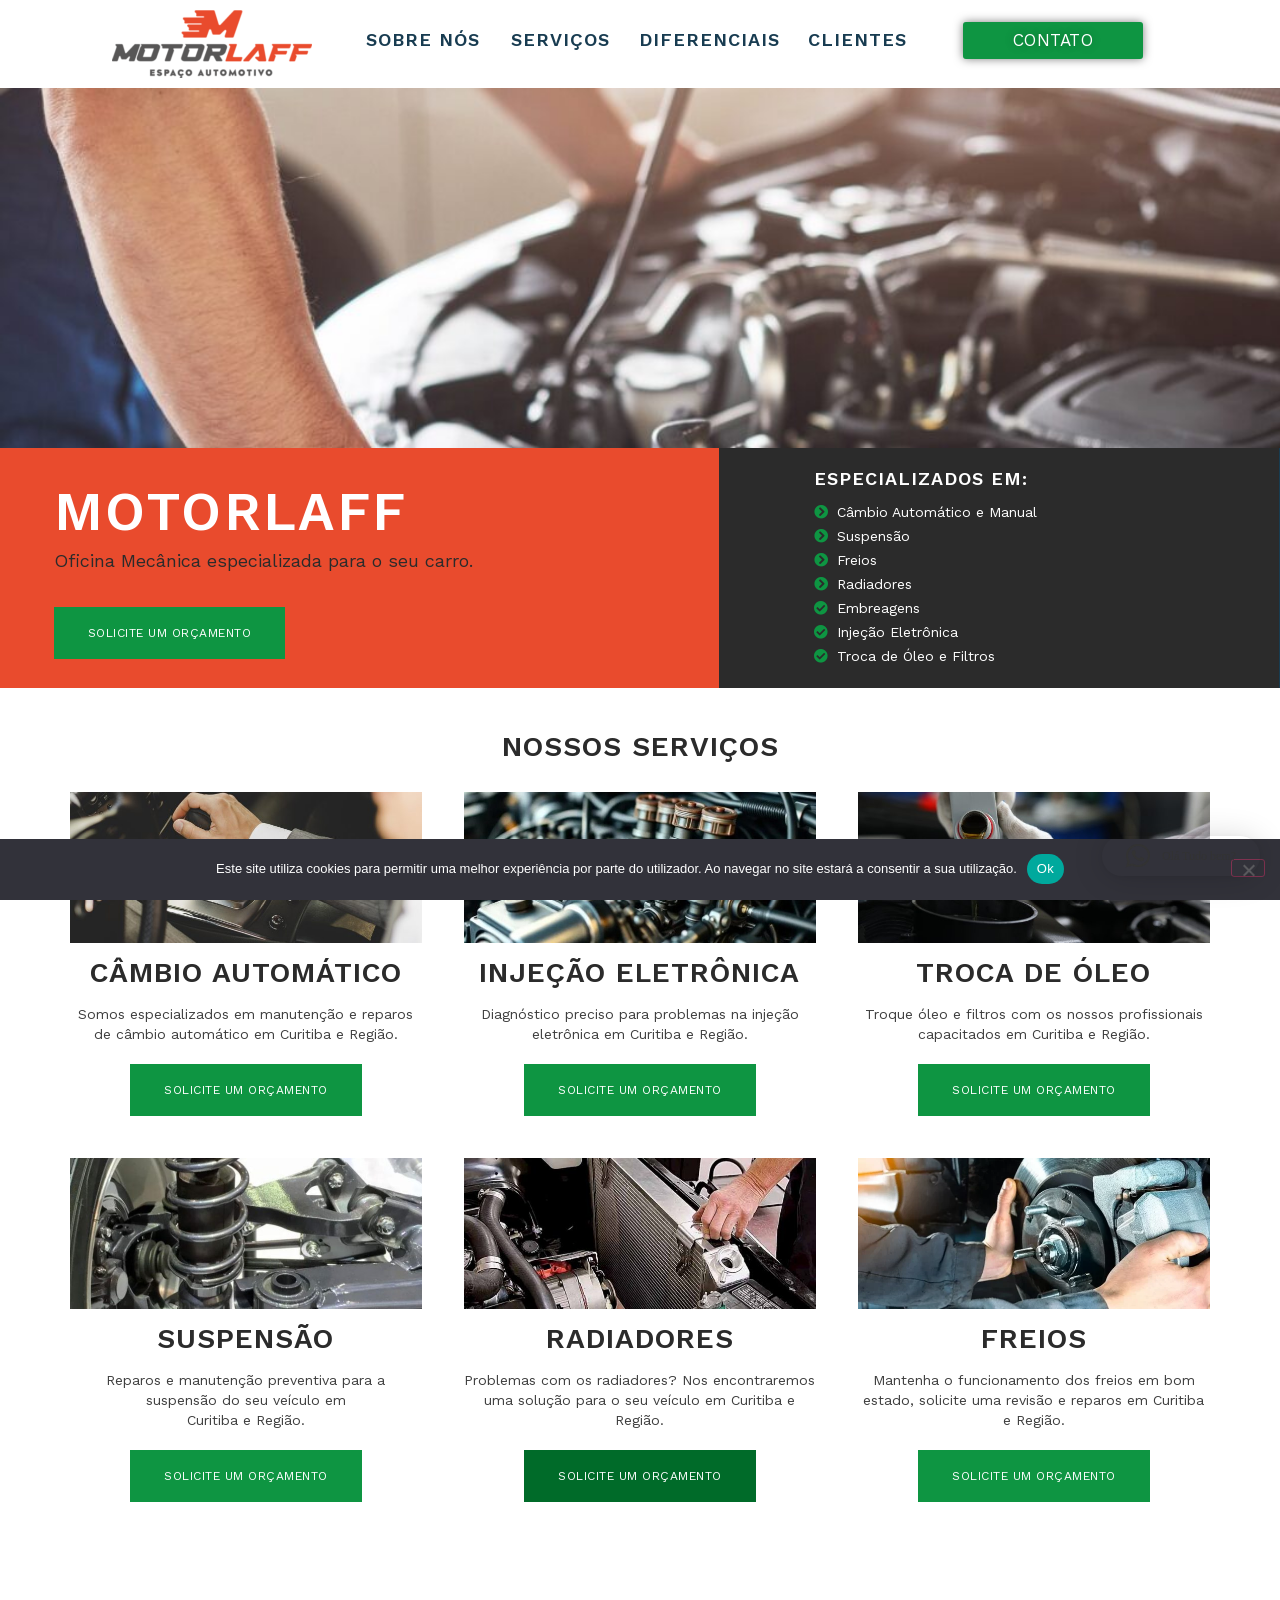
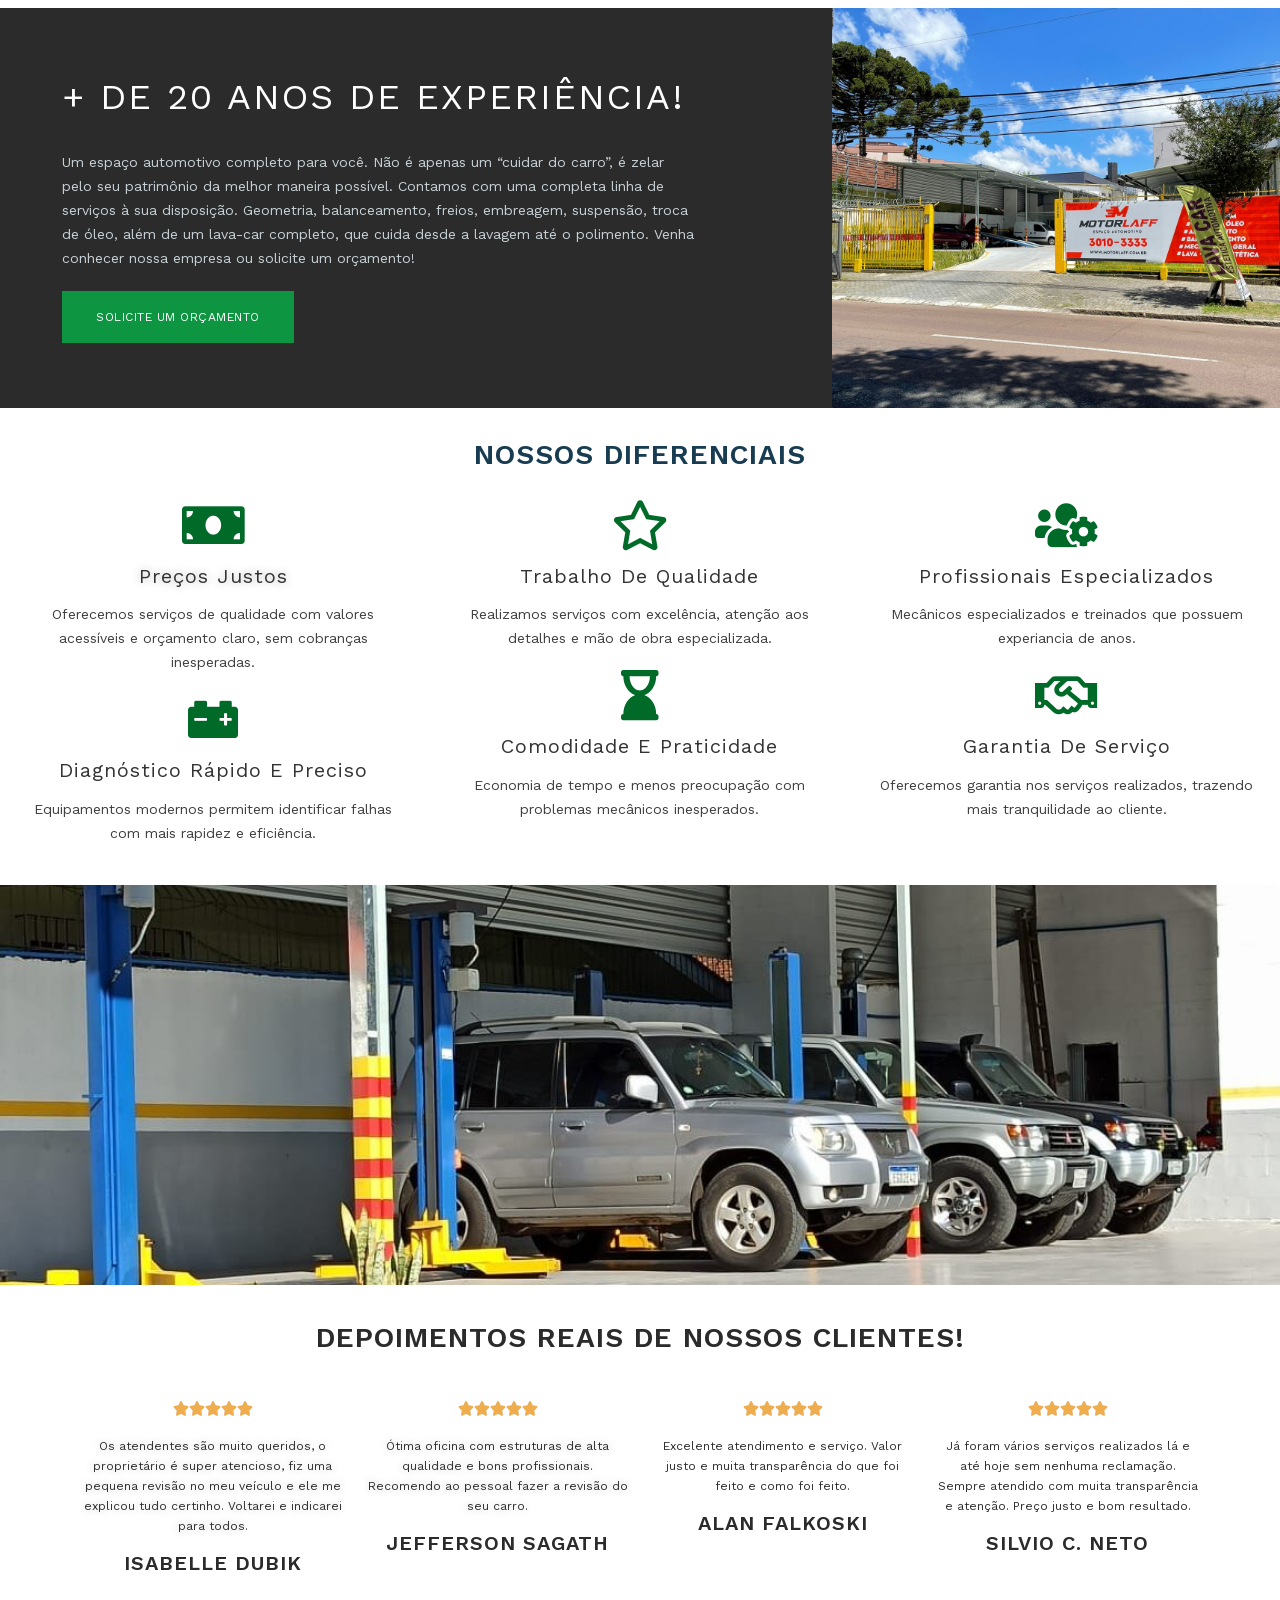
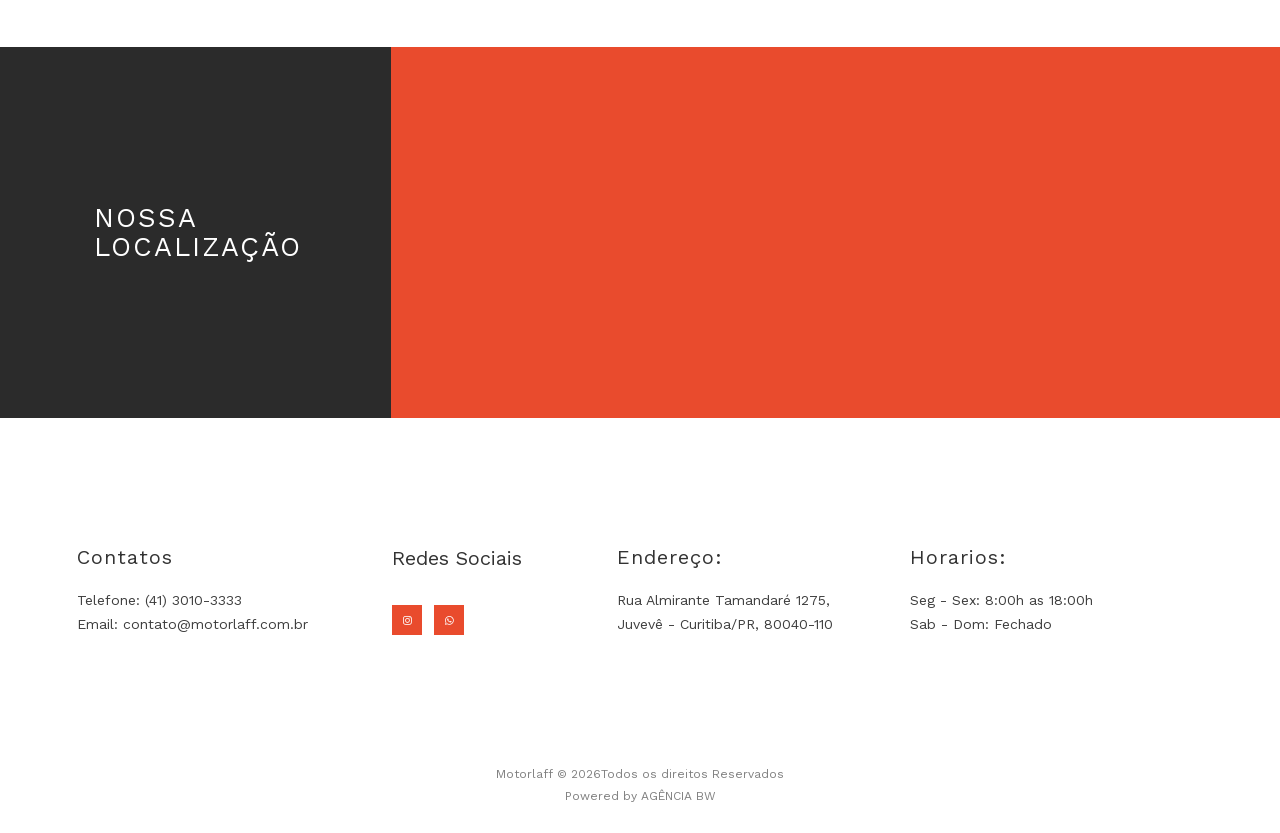
<file: motorlaff.com.br/index.html>
<!DOCTYPE html>
<html lang="pt-PT"><head><script data-offline-runtime="1">(function(){
var D = {"entries": [{"b": "[base64]/[base64]", "t": "application/json"}, {"b": "[base64]/[base64]", "t": "application/json"}, {"b": "e30K", "t": "application/json"}, {"b": "[base64]", "t": "application/json"}], "keys": {"https://www.googleadservices.com/pagead/conversion/10994873677/?random=1779910711440&cv=11&fst=1779910711440&fmt=7&bg=ffffff&guid=ON&async=1&en=conversion&gtm=45be65q0h1v897444572za200zb893918415zd893918415xec&gcd=13l3l3l3l1l1&dma=0&tag_exp=0~115938466~115938468~116701382~118128922~118694324~119034491&u_w=1920&u_h=1080&url=https%3A%2F%2Fwww.motorlaff.com.br%2F&rcb=5&_ng=1&label=AtNiCOyVmIkYEM3q4foo&capi=1&gtm_ee=1&frm=0&tiba=Home%20-%20Motorlaff%20-%20Espa%C3%A7o%20Automotivo&did=dZTNiMT&gdid=dZTNiMT&hn=www.googleadservices.com&npa=0&pscdl=noapi&auid=1175402760.1779910711&uaa=x86&uab=64&uafvl=Chromium%3B148.0.7778.96%7CHeadlessChrome%3B148.0.7778.96%7CNot%252FA)Brand%3B99.0.0.0&uamb=0&uam=&uap=macOS&uapv=10_15_7&uaw=0&ec_mode=a&gcl_ctr=1~0~0~0&data=event%3Dconversion&category=acrcp_v1_512&em=tv.1": 0, "https://www.googleadservices.com/pagead/conversion/10994873677/": 0, "https://www.googleadservices.com/pagead/conversion/10994873677/?random=1779910711444&cv=11&fst=1779910711444&fmt=7&bg=ffffff&guid=ON&async=1&en=conversion&gtm=45be65q0h1v897444572za200zb893918415zd893918415xec&gcd=13l3l3l3l1l1&dma=0&tag_exp=0~115938466~115938468~116701382~118128922~118694324~119034491&u_w=1920&u_h=1080&url=https%3A%2F%2Fwww.motorlaff.com.br%2F&rcb=5&_ng=1&label=LYecCL7hrYMYEM3q4foo&capi=1&gtm_ee=1&frm=0&tiba=Home%20-%20Motorlaff%20-%20Espa%C3%A7o%20Automotivo&did=dZTNiMT&gdid=dZTNiMT&hn=www.googleadservices.com&npa=0&pscdl=noapi&auid=1175402760.1779910711&uaa=x86&uab=64&uafvl=Chromium%3B148.0.7778.96%7CHeadlessChrome%3B148.0.7778.96%7CNot%252FA)Brand%3B99.0.0.0&uamb=0&uam=&uap=macOS&uapv=10_15_7&uaw=0&ec_mode=a&gcl_ctr=2~0~0~0&data=event%3Dconversion&category=acrcp_v1_512&em=tv.1": 1, "https://maps.googleapis.com/maps/api/mapsjs/gen_204?csp_test=true": 2, "https://maps.googleapis.com/maps/api/mapsjs/gen_204": 2, "https://www.google.com/maps/vt?pb=!1m4!1m3!1i14!2i5948!3i9388!1m4!1m3!1i14!2i5948!3i9389!1m4!1m3!1i14!2i5949!3i9388!1m4!1m3!1i14!2i5949!3i9389!1m4!1m3!1i14!2i5950!3i9388!1m4!1m3!1i14!2i5950!3i9389!1m4!1m3!1i14!2i5951!3i9388!1m4!1m3!1i14!2i5951!3i9389!1m4!1m3!1i14!2i5952!3i9388!1m4!1m3!1i14!2i5952!3i9389!2m3!1e0!2sm!3i780545144!2m3!1e2!2sspotlit!5i1!3m13!2sen-US!3sUS!5e289!12m5!1e68!2m2!1sset!2sRoadmap!4e2!12m3!1e37!2m1!1ssmartmaps!4e3!12m2!5b1!6b1!27m15!299174093m14!14m13!1m9!1m2!1y10726699349192573587!2y12112583425930781956!2s%2Fg%2F11s9w6j__c!4m2!1x4040750850!2x3802419456!8b1!15sgcid%3Acompound_building!2b0!6b0!8b0&key=AIzaSyCmL18misQw9KdwqGaw3zHkitj8vG6QF2Y&token=58089": 3, "https://www.google.com/maps/vt": 3}};
var E = D.entries, K = D.keys;
function entry(u){
  if (!u) return null;
  if (K[u] != null) return E[K[u]];
  try {
    var x = new URL(u, location.href);
    if (K[x.href] != null) return E[K[x.href]];
    var op = x.origin + x.pathname;
    if (K[op] != null) return E[K[op]];
  } catch(e){}
  return null;
}
function bytes(e){
  var s = atob(e.b), a = new Uint8Array(s.length);
  for (var i=0;i<s.length;i++) a[i] = s.charCodeAt(i);
  return a;
}
window.__offlineDataUri = function(u){
  var e = entry(u);
  return e ? ('data:' + e.t + ';base64,' + e.b) : null;
};
var _fetch = window.fetch;
if (_fetch) window.fetch = function(input, init){
  try {
    var u = (typeof input === 'string') ? input : (input && input.url);
    var e = entry(u);
    if (e) return Promise.resolve(new Response(bytes(e),
      { status:200, headers:{'Content-Type': e.t} }));
  } catch(err){}
  return _fetch.apply(this, arguments);
};
var _open = XMLHttpRequest.prototype.open;
XMLHttpRequest.prototype.open = function(m, u){
  try { this.__offUrl = u; } catch(e){}
  return _open.apply(this, arguments);
};
var _send = XMLHttpRequest.prototype.send;
XMLHttpRequest.prototype.send = function(){
  var e = entry(this.__offUrl);
  if (!e) return _send.apply(this, arguments);
  var self = this, txt = atob(e.b);
  setTimeout(function(){
    try {
      Object.defineProperty(self,'readyState',{value:4,configurable:true});
      Object.defineProperty(self,'status',{value:200,configurable:true});
      Object.defineProperty(self,'responseText',{value:txt,configurable:true});
      Object.defineProperty(self,'response',{value:txt,configurable:true});
    } catch(err){}
    if (typeof self.onreadystatechange === 'function') self.onreadystatechange();
    if (typeof self.onload === 'function') self.onload();
  }, 0);
};
})();</script><script data-offline-resolve="1">(function(){
var ASSET_MAP = {"https://www.motorlaff.com.br/": "assets/d4eb82d8b633089d_file.html", "https://fonts.googleapis.com/css?family=Alfa+Slab+One:100,100italic,200,200italic,300,300italic,400,400italic,500,500italic,600,600italic,700,700italic,800,800italic,900,900italic&display=auto": "assets/34889eee05eaa6fd_css.css", "https://fonts.googleapis.com/css?family=Work+Sans:100,100italic,200,200italic,300,300italic,400,400italic,500,500italic,600,600italic,700,700italic,800,800italic,900,900italic&display=auto": "assets/4ba370a0a7f7e9e1_css.css", "https://www.motorlaff.com.br/wp-content/plugins/elementor/assets/css/widget-google_maps.min.css?ver=3.35.8": "assets/dd9c588958cd66ea_widget-google_maps.min.css", "https://www.motorlaff.com.br/wp-content/plugins/elementor/assets/css/widget-heading.min.css?ver=3.35.8": "assets/f68e889145cb0e47_widget-heading.min.css", "https://www.motorlaff.com.br/wp-content/plugins/elementor/assets/css/widget-image.min.css?ver=3.35.8": "assets/fb8690e594b2f9b8_widget-image.min.css", "https://www.motorlaff.com.br/wp-content/plugins/elementor/assets/lib/animations/styles/fadeInLeft.min.css?ver=3.35.8": "assets/26b6a7dd6f4bc210_fadeInLeft.min.css", "https://www.motorlaff.com.br/wp-content/themes/hello-elementor/assets/css/reset.css?ver=3.4.6": "assets/2f01a854a759c0a6_reset.css", "https://www.motorlaff.com.br/wp-content/plugins/cookie-notice/css/front.min.css?ver=3.1.0": "assets/63b48438278c5dfb_front.min.css", "https://www.motorlaff.com.br/wp-content/themes/hello-elementor/assets/css/theme.css?ver=3.4.6": "assets/9a7cfe03ec763818_theme.css", "https://www.motorlaff.com.br/wp-content/uploads/elementor/css/post-704.css?ver=1779888767": "assets/fdc1bfa62ec430a8_post-704.css", "https://www.motorlaff.com.br/wp-content/themes/hello-elementor/assets/css/header-footer.css?ver=3.4.6": "assets/5052c28c33de9956_header-footer.css", "https://www.motorlaff.com.br/wp-content/plugins/elementor/assets/css/frontend.min.css?ver=3.35.8": "assets/0a5d398672e25dc7_frontend.min.css", "https://www.motorlaff.com.br/wp-content/plugins/elementor/assets/css/widget-image-box.min.css?ver=3.35.8": "assets/7738ac41dae333c2_widget-image-box.min.css", "https://www.motorlaff.com.br/wp-content/plugins/elementor/assets/lib/animations/styles/fadeInUp.min.css?ver=3.35.8": "assets/7263363f11b6184f_fadeInUp.min.css", "https://www.motorlaff.com.br/wp-content/plugins/elementor/assets/lib/animations/styles/slideInRight.min.css?ver=3.35.8": "assets/377461349f66b2cc_slideInRight.min.css", "https://www.motorlaff.com.br/wp-content/plugins/elementor/assets/css/widget-rating.min.css?ver=3.35.8": "assets/7a5b1a79cda4893d_widget-rating.min.css", "https://www.motorlaff.com.br/wp-content/plugins/elementor/assets/css/conditionals/apple-webkit.min.css?ver=3.35.8": "assets/cf502b45ef8bcae3_apple-webkit.min.css", "https://www.motorlaff.com.br/wp-content/plugins/elementor/assets/lib/eicons/css/elementor-icons.min.css?ver=5.47.0": "assets/71ef4851bd7779a1_elementor-icons.min.css", "https://www.motorlaff.com.br/wp-content/plugins/elementor/assets/css/widget-icon-list.min.css?ver=3.35.8": "assets/1b34d4c7324321e3_widget-icon-list.min.css", "https://www.motorlaff.com.br/wp-content/uploads/elementor/css/post-723.css?ver=1779888768": "assets/ce40e985e4b7432c_post-723.css", "https://www.motorlaff.com.br/wp-content/plugins/elementor/assets/lib/font-awesome/css/solid.min.css?ver=5.15.3": "assets/37bab6cd583982e8_solid.min.css", "https://www.motorlaff.com.br/wp-content/plugins/elementor/assets/css/widget-menu-anchor.min.css?ver=3.35.8": "assets/fe20e3afdcbbdc9c_widget-menu-anchor.min.css", "https://www.motorlaff.com.br/wp-content/plugins/elementor/assets/lib/animations/styles/fadeInRight.min.css?ver=3.35.8": "assets/80a88126612557f5_fadeInRight.min.css", "https://www.motorlaff.com.br/wp-content/plugins/elementor/assets/css/widget-testimonial.min.css?ver=3.35.8": "assets/b48c1aef29e9f58b_widget-testimonial.min.css", "https://www.motorlaff.com.br/wp-content/plugins/elementor/assets/css/conditionals/e-swiper.min.css?ver=3.35.8": "assets/196f351ce1a78030_e-swiper.min.css", "https://www.motorlaff.com.br/wp-content/plugins/elementor/assets/css/widget-spacer.min.css?ver=3.35.8": "assets/808a659eb4e85607_widget-spacer.min.css", "https://www.motorlaff.com.br/wp-content/plugins/elementor/assets/css/widget-icon-box.min.css?ver=3.35.8": "assets/398e2425ac154b75_widget-icon-box.min.css", "https://www.motorlaff.com.br/wp-content/uploads/elementor/css/post-728.css?ver=1779888768": "assets/e3614921cd70726d_post-728.css", "https://www.motorlaff.com.br/wp-content/plugins/elementor/assets/css/widget-social-icons.min.css?ver=3.35.8": "assets/91079644ee1e7614_widget-social-icons.min.css", "https://www.motorlaff.com.br/wp-content/plugins/master-slider/public/assets/css/masterslider.main.css?ver=3.11.0": "assets/e676146b17d887b7_masterslider.main.css", "https://www.motorlaff.com.br/wp-content/plugins/elementor/assets/lib/swiper/v8/css/swiper.min.css?ver=8.4.5": "assets/c57e64fcb72bddaf_swiper.min.css", "https://www.motorlaff.com.br/wp-content/uploads/master-slider/custom.css?ver=2.4": "assets/6edfcd43d3f37e72_custom.css", "https://www.motorlaff.com.br/wp-content/plugins/elementor/assets/lib/font-awesome/css/regular.min.css?ver=5.15.3": "assets/eea3d6ccda7f6503_regular.min.css", "https://www.motorlaff.com.br/wp-content/plugins/elementor/assets/lib/font-awesome/css/brands.min.css?ver=5.15.3": "assets/9cd63b8cea25045c_brands.min.css", "https://www.motorlaff.com.br/wp-content/uploads/2022/09/cropped-cropped-logo.png": "assets/ba1ac99c27c415f1_cropped-cropped-logo.png", "https://www.motorlaff.com.br/wp-content/themes/hello-elementor/assets/js/hello-frontend.js?ver=3.4.6": "assets/268cae8c2e7a7330_hello-frontend.js", "https://www.motorlaff.com.br/wp-content/plugins/cookie-notice/js/front.min.js?ver=3.1.0": "assets/0a65b0a2f930ac72_front.min.js", "https://www.motorlaff.com.br/wp-content/uploads/elementor/css/post-732.css?ver=1779888768": "assets/58ceb1cb1f422386_post-732.css", "https://www.motorlaff.com.br/wp-includes/js/jquery/jquery-migrate.min.js?ver=3.4.1": "assets/5274f11e6fb32ae0_jquery-migrate.min.js", "https://www.motorlaff.com.br/wp-content/plugins/wp-whatsapp-chat/build/frontend/css/style.css?ver=8.5.1": "assets/5651e549cfd1725d_style.css", "https://www.motorlaff.com.br/wp-content/plugins/elementor/assets/lib/font-awesome/css/fontawesome.min.css?ver=5.15.3": "assets/fafc4160788beca6_fontawesome.min.css", "https://www.motorlaff.com.br/wp-includes/js/jquery/jquery.min.js?ver=3.7.1": "assets/cb6f2d32c49d1c2b_jquery.min.js", "https://www.motorlaff.com.br/wp-content/plugins/elementor/assets/js/webpack.runtime.min.js?ver=3.35.8": "assets/fd9ae84b4655a6ff_webpack.runtime.min.js", "https://www.motorlaff.com.br/wp-content/plugins/elementor/assets/js/frontend-modules.min.js?ver=3.35.8": "assets/f4bdadf362076967_frontend-modules.min.js", "https://www.motorlaff.com.br/wp-content/plugins/master-slider/public/assets/js/jquery.easing.min.js?ver=3.11.0": "assets/ac3f3a757bfbfc9d_jquery.easing.min.js", "https://www.motorlaff.com.br/wp-includes/js/dist/hooks.min.js?ver=7496969728ca0f95732d": "assets/1d231f080d1df633_hooks.min.js", "https://www.motorlaff.com.br/wp-content/plugins/elementor-pro/assets/js/frontend.min.js?ver=3.33.0": "assets/2547bf9805982750_frontend.min.js", "https://www.motorlaff.com.br/wp-includes/js/jquery/ui/core.min.js?ver=1.13.3": "assets/699210a5ed06e497_core.min.js", "https://www.motorlaff.com.br/wp-content/plugins/elementor/assets/js/frontend.min.js?ver=3.35.8": "assets/a06367414e21ca69_frontend.min.js", "https://www.motorlaff.com.br/wp-content/plugins/elementor-pro/assets/js/elements-handlers.min.js?ver=3.33.0": "assets/04eabf2ccdaba533_elements-handlers.min.js", "https://www.motorlaff.com.br/wp-includes/js/dist/i18n.min.js?ver=781d11515ad3d91786ec": "assets/46668f561bd01aaa_i18n.min.js", "https://www.motorlaff.com.br/wp-content/plugins/elementor-pro/assets/js/webpack-pro.runtime.min.js?ver=3.33.0": "assets/3d97fe472e68c09d_webpack-pro.runtime.min.js", "https://www.motorlaff.com.br/wp-content/plugins/wp-whatsapp-chat/build/frontend/js/index.js?ver=ea43fa8c291c7fc3abc0": "assets/e69028203ca3d80f_index.js", "https://www.motorlaff.com.br/wp-content/plugins/master-slider/public/assets/js/masterslider.min.js?ver=3.11.0": "assets/a58b3d19fe20aff5_masterslider.min.js", "https://www.motorlaff.com.br/wp-content/uploads/2026/02/Oficina-mecanica-em-curitiba.jpg": "assets/cabb45fdb215817c_Oficina-mecanica-em-curitiba.jpg", "https://www.motorlaff.com.br/wp-content/plugins/elementor/assets/lib/swiper/v8/swiper.min.js?ver=8.4.5": "assets/2ac3af00c283c0b2_swiper.min.js", "https://fonts.gstatic.com/s/worksans/v24/QGYsz_wNahGAdqQ43Rh_fKDptfpA4Q.woff2": "assets/72cd8f67849cc714_QGYsz_wNahGAdqQ43Rh_fKDptfpA4Q.woff2", "https://www.motorlaff.com.br/wp-content/uploads/2026/02/WhatsApp-Image-2023-04-12-at-10.45.42-1.jpeg": "assets/3a2400421e23c048_WhatsApp-Image-2023-04-12-at-1.jpeg", "https://www.motorlaff.com.br/wp-content/uploads/elementor/thumbs/radiador-carro-rix1qpj420pu85ksmjb8lk0novskk6y5qtais8lx2w.jpg": "assets/b00115d759a6baac_radiador-carro-rix1qpj420pu85k.jpg", "https://www.motorlaff.com.br/wp-content/uploads/elementor/thumbs/elevated-view-businessman-driving-car-moving-transmission-shift-gear-scaled-1-riwy7tbhf70av9wdloodzksgo98pf76oaqqqfgr92w.jpg": "assets/40778f490a68d630_elevated-view-businessman-driv.jpg", "https://www.motorlaff.com.br/wp-content/uploads/elementor/thumbs/post_thumbnail-2f5744ef61f83c2de3520f13a4bb7191-riwymq1btlf10m8rjmod1bcnv9raiddeoj8zggnge0.jpeg": "assets/b8d00e59a1ee7990_post_thumbnail-2f5744ef61f83c2.jpeg", "https://www.motorlaff.com.br/wp-content/uploads/elementor/thumbs/img-injecao-eletronica-768x403-1-rix1mlyg913tldj5k9it839afdzxzpoauivafsoq7s.jpg": "assets/6506cadbbee6b9d9_img-injecao-eletronica-768x403.jpg", "https://www.motorlaff.com.br/wp-content/uploads/elementor/thumbs/2022-11-11-trocar-as-pastilhas-de-freio-802x506-1-rix1ud4imtpzdk9na470amt6utryhtgkwwmhyz6svs.webp": "assets/4296c2d406b74cce_2022-11-11-trocar-as-pastilhas.webp", "https://www.motorlaff.com.br/wp-content/plugins/elementor/assets/lib/font-awesome/webfonts/fa-brands-400.woff2": "assets/6b2680fab784d245_fa-brands-400.woff2", "https://www.motorlaff.com.br/wp-content/plugins/elementor/assets/lib/font-awesome/webfonts/fa-regular-400.woff2": "assets/8afc6e5e842baab1_fa-regular-400.woff2", "https://www.motorlaff.com.br/wp-content/plugins/elementor/assets/lib/font-awesome/webfonts/fa-solid-900.woff2": "assets/d0b4256abed72481_fa-solid-900.woff2", "https://www.googleadservices.com/pagead/conversion/10994873677/?random=1779910711440&cv=11&fst=1779910711440&fmt=7&bg=ffffff&guid=ON&async=1&en=conversion&gtm=45be65q0h1v897444572za200zb893918415zd893918415xec&gcd=13l3l3l3l1l1&dma=0&tag_exp=0~115938466~115938468~116701382~118128922~118694324~119034491&u_w=1920&u_h=1080&url=https%3A%2F%2Fwww.motorlaff.com.br%2F&rcb=5&_ng=1&label=AtNiCOyVmIkYEM3q4foo&capi=1&gtm_ee=1&frm=0&tiba=Home%20-%20Motorlaff%20-%20Espa%C3%A7o%20Automotivo&did=dZTNiMT&gdid=dZTNiMT&hn=www.googleadservices.com&npa=0&pscdl=noapi&auid=1175402760.1779910711&uaa=x86&uab=64&uafvl=Chromium%3B148.0.7778.96%7CHeadlessChrome%3B148.0.7778.96%7CNot%252FA)Brand%3B99.0.0.0&uamb=0&uam=&uap=macOS&uapv=10_15_7&uaw=0&ec_mode=a&gcl_ctr=1~0~0~0&data=event%3Dconversion&category=acrcp_v1_512&em=tv.1": "assets/2b0b5d60abd65c61_file.json", "https://www.googleadservices.com/pagead/conversion/10994873677/?random=1779910711444&cv=11&fst=1779910711444&fmt=7&bg=ffffff&guid=ON&async=1&en=conversion&gtm=45be65q0h1v897444572za200zb893918415zd893918415xec&gcd=13l3l3l3l1l1&dma=0&tag_exp=0~115938466~115938468~116701382~118128922~118694324~119034491&u_w=1920&u_h=1080&url=https%3A%2F%2Fwww.motorlaff.com.br%2F&rcb=5&_ng=1&label=LYecCL7hrYMYEM3q4foo&capi=1&gtm_ee=1&frm=0&tiba=Home%20-%20Motorlaff%20-%20Espa%C3%A7o%20Automotivo&did=dZTNiMT&gdid=dZTNiMT&hn=www.googleadservices.com&npa=0&pscdl=noapi&auid=1175402760.1779910711&uaa=x86&uab=64&uafvl=Chromium%3B148.0.7778.96%7CHeadlessChrome%3B148.0.7778.96%7CNot%252FA)Brand%3B99.0.0.0&uamb=0&uam=&uap=macOS&uapv=10_15_7&uaw=0&ec_mode=a&gcl_ctr=2~0~0~0&data=event%3Dconversion&category=acrcp_v1_512&em=tv.1": "assets/5681a8cf9aad27c5_file.json", "https://www.google.com/maps/embed?origin=mfe&pb=!1m4!2m1!1zUnVhIEFsbWlyYW50ZSB0YW1hbmRhcsOpIDEyNzUg4oCTIEp1dmV2w6og4oCTIEN1cml0aWJhIOKAkyBQUiwgODAwNDAtMTEw!5e0!6i14": "assets/528affccd89d826a_embed.html", "https://www.google.com/pagead/1p-user-list/10994873677/?random=1779910711423&cv=11&fst=1779908400000&bg=ffffff&guid=ON&async=1&en=gtag.config&gtm=45be65q0h1v897444572za200zb893918415zd893918415xec&gcd=13l3l3l3l1l1&dma=0&tag_exp=0~115938466~115938468~116701382~118128922~118694324~119034491&u_w=1920&u_h=1080&url=https%3A%2F%2Fwww.motorlaff.com.br%2F&rcb=5&_ng=1&frm=0&tiba=Home%20-%20Motorlaff%20-%20Espa%C3%A7o%20Automotivo&did=dZTNiMT&gdid=dZTNiMT&hn=www.googleadservices.com&npa=0&pscdl=noapi&auid=1175402760.1779910711&uaa=x86&uab=64&uafvl=Chromium%3B148.0.7778.96%7CHeadlessChrome%3B148.0.7778.96%7CNot%252FA)Brand%3B99.0.0.0&uamb=0&uam=&uap=macOS&uapv=10_15_7&uaw=0&data=event%3Dgtag.config&rfmt=3&fmt=3&is_vtc=1&cid=[base64]&random=1354711317&rmt_tld=0&ipr=y": "assets/ef1955ae757c8b96_file.gif", "https://maps.gstatic.com/maps-api-v3/embed/js/65/1c/init_embed.js": "assets/1f246c057f4a2fd3_init_embed.js", "https://maps.googleapis.com/maps/api/js?key=AIzaSyCmL18misQw9KdwqGaw3zHkitj8vG6QF2Y&paint_origin=&libraries=geometry,search&v=weekly&loading=async&language=en_US&callback=onApiLoad": "assets/aca92a7b0911527a_js.js", "https://maps.googleapis.com/maps-api-v3/api/js/65/1c/geometry.js": "assets/ed03e4d908cc98c1_geometry.js", "https://maps.googleapis.com/maps-api-v3/api/js/65/1c/search.js": "assets/0b5a5914b40e518c_search.js", "https://maps.googleapis.com/maps-api-v3/api/js/65/1c/main.js": "assets/71d6d0eda2c1cc34_main.js", "https://www.motorlaff.com.br/wp-content/uploads/elementor/thumbs/Sistem_De_Suspensao-riwyiyokhg9qkrpdi06329iabsafpyg25xb2cm85a0.jpg": "assets/c26b5a3a7018fea2_Sistem_De_Suspensao-riwyiyokhg.jpg", "https://www.motorlaff.com.br/wp-content/plugins/elementor/assets/lib/eicons/fonts/eicons.woff2?5.47.0": "assets/796d113e380bfefd_eicons.woff2", "https://www.motorlaff.com.br/wp-content/plugins/elementor/assets/js/shared-frontend-handlers.03caa53373b56d3bab67.bundle.min.js": "assets/77c0a6d635dad44b_shared-frontend-handlers.03caa.js", "https://www.motorlaff.com.br/wp-content/plugins/elementor/assets/js/text-editor.45609661e409413f1cef.bundle.min.js": "assets/4543f55b0b8bc8fe_text-editor.45609661e409413f1c.js", "https://www.motorlaff.com.br/wp-content/plugins/elementor/assets/js/section-frontend-handlers.d85ab872da118940910d.bundle.min.js": "assets/55922883b5835837_section-frontend-handlers.d85a.js", "https://maps.googleapis.com/maps/api/mapsjs/gen_204?csp_test=true": "assets/ca3d163bab055381_gen_204.json", "https://maps.googleapis.com/maps-api-v3/api/js/65/1c/common.js": "assets/dc5eb7b7b790ae85_common.js", "https://maps.googleapis.com/maps-api-v3/api/js/65/1c/map.js": "assets/aeef92f66bad0730_map.js", "https://maps.googleapis.com/maps-api-v3/api/js/65/1c/util.js": "assets/38224b76dbe1beb2_util.js", "https://maps.googleapis.com/maps-api-v3/api/js/65/1c/onion.js": "assets/7ec86ac58444fa5e_onion.js", "https://maps.googleapis.com/maps-api-v3/api/js/65/1c/search_impl.js": "assets/54694c158a7f9b8f_search_impl.js", "https://maps.googleapis.com/maps-api-v3/api/js/65/1c/places.js": "assets/0078eebe10ead80d_places.js", "https://fonts.googleapis.com/css?family=Google+Sans+Text:400&text=%E2%86%90%E2%86%92%E2%86%91%E2%86%93&lang=en": "assets/eeb7e2cdafda20e5_css.css", "https://fonts.googleapis.com/css?family=Roboto:300,400,500,700|Google+Sans:400,500,700|Google+Sans+Text:400,500,700&lang=en": "assets/b2394fb72dcf1d0b_css.css", "https://www.motorlaff.com.br/wp-content/uploads/2026/02/Oficina-mecanica-matorlaff-e1770817830872.jpeg": "assets/b1a5de5dcbb25fa9_Oficina-mecanica-matorlaff-e17.jpeg", "https://maps.gstatic.com/mapfiles/openhand_8_8.cur": "assets/7342f390b12f636d_openhand_8_8.cur", "https://maps.googleapis.com/maps-api-v3/api/js/65/1c/log.js": "assets/052c19f4719964f6_log.js", "https://fonts.gstatic.com/s/roboto/v51/KFO7CnqEu92Fr1ME7kSn66aGLdTylUAMa3yUBHMdazQ.woff2": "assets/0a44e0bb6ba5c853_KFO7CnqEu92Fr1ME7kSn66aGLdTylU.woff2", "https://maps.googleapis.com/$rpc/google.internal.maps.mapsjs.v1.MapsJsInternalService/InitMapsJwt": "assets/4d093785a9ed4305_InitMapsJwt", "https://maps.googleapis.com/$rpc/google.internal.maps.mapsjs.v1.MapsJsInternalService/GetPlaceWidgetMetadata": "assets/8b0729add2be096d_GetPlaceWidgetMetadata", "https://maps.googleapis.com/$rpc/google.internal.maps.mapsjs.v1.MapsJsInternalService/GetViewportInfo": "assets/a64f52a679b789c8_GetViewportInfo", "https://maps.googleapis.com/maps-api-v3/api/js/65/1c/controls.js": "assets/35b7e538abe2f782_controls.js", "https://maps.googleapis.com/maps-api-v3/api/js/65/1c/places_impl.js": "assets/e5dc44da8489a48a_places_impl.js", "https://www.google.com/maps/vt?pb=!1m5!1m4!1i14!2i5950!3i9388!4i256!2m3!1e0!2sm!3i780545144!2m3!1e2!2sspotlit!5i1!3m13!2sen-US!3sUS!5e289!12m5!1e68!2m2!1sset!2sRoadmap!4e2!12m3!1e37!2m1!1ssmartmaps!4e0!5m1!1e3!23i47083502!27m15!299174093m14!14m13!1m9!1m2!1y10726699349192573587!2y12112583425930781956!2s%2Fg%2F11s9w6j__c!4m2!1x4040750850!2x3802419456!8b1!15sgcid%3Acompound_building!2b0!6b0!8b0&key=AIzaSyCmL18misQw9KdwqGaw3zHkitj8vG6QF2Y&token=65549": "assets/2a70d8efc119f584_vt.webp", "https://www.google.com/maps/vt?pb=!1m5!1m4!1i14!2i5952!3i9388!4i256!2m3!1e0!2sm!3i780545144!2m3!1e2!2sspotlit!5i1!3m13!2sen-US!3sUS!5e289!12m5!1e68!2m2!1sset!2sRoadmap!4e2!12m3!1e37!2m1!1ssmartmaps!4e0!5m1!1e3!23i47083502!27m15!299174093m14!14m13!1m9!1m2!1y10726699349192573587!2y12112583425930781956!2s%2Fg%2F11s9w6j__c!4m2!1x4040750850!2x3802419456!8b1!15sgcid%3Acompound_building!2b0!6b0!8b0&key=AIzaSyCmL18misQw9KdwqGaw3zHkitj8vG6QF2Y&token=2129": "assets/2d987ec4d72fc314_vt.webp", "https://www.google.com/maps/vt?pb=!1m5!1m4!1i14!2i5951!3i9389!4i256!2m3!1e0!2sm!3i780545144!2m3!1e2!2sspotlit!5i1!3m13!2sen-US!3sUS!5e289!12m5!1e68!2m2!1sset!2sRoadmap!4e2!12m3!1e37!2m1!1ssmartmaps!4e0!5m1!1e3!23i47083502!27m15!299174093m14!14m13!1m9!1m2!1y10726699349192573587!2y12112583425930781956!2s%2Fg%2F11s9w6j__c!4m2!1x4040750850!2x3802419456!8b1!15sgcid%3Acompound_building!2b0!6b0!8b0&key=AIzaSyCmL18misQw9KdwqGaw3zHkitj8vG6QF2Y&token=30565": "assets/3d56312fa81d4573_vt.webp", "https://www.google.com/maps/vt?pb=!1m5!1m4!1i14!2i5948!3i9389!4i256!2m3!1e0!2sm!3i780545144!2m3!1e2!2sspotlit!5i1!3m13!2sen-US!3sUS!5e289!12m5!1e68!2m2!1sset!2sRoadmap!4e2!12m3!1e37!2m1!1ssmartmaps!4e0!5m1!1e3!23i47083502!27m15!299174093m14!14m13!1m9!1m2!1y10726699349192573587!2y12112583425930781956!2s%2Fg%2F11s9w6j__c!4m2!1x4040750850!2x3802419456!8b1!15sgcid%3Acompound_building!2b0!6b0!8b0&key=AIzaSyCmL18misQw9KdwqGaw3zHkitj8vG6QF2Y&token=109649": "assets/95361969ad073672_vt.webp", "https://www.google.com/maps/vt?pb=!1m5!1m4!1i14!2i5952!3i9389!4i256!2m3!1e0!2sm!3i780545144!2m3!1e2!2sspotlit!5i1!3m13!2sen-US!3sUS!5e289!12m5!1e68!2m2!1sset!2sRoadmap!4e2!12m3!1e37!2m1!1ssmartmaps!4e0!5m1!1e3!23i47083502!27m15!299174093m14!14m13!1m9!1m2!1y10726699349192573587!2y12112583425930781956!2s%2Fg%2F11s9w6j__c!4m2!1x4040750850!2x3802419456!8b1!15sgcid%3Acompound_building!2b0!6b0!8b0&key=AIzaSyCmL18misQw9KdwqGaw3zHkitj8vG6QF2Y&token=129926": "assets/d13701562dda47f6_vt.webp", "https://www.google.com/maps/vt?pb=!1m5!1m4!1i14!2i5949!3i9388!4i256!2m3!1e0!2sm!3i780545144!2m3!1e2!2sspotlit!5i1!3m13!2sen-US!3sUS!5e289!12m5!1e68!2m2!1sset!2sRoadmap!4e2!12m3!1e37!2m1!1ssmartmaps!4e0!5m1!1e3!23i47083502!27m15!299174093m14!14m13!1m9!1m2!1y10726699349192573587!2y12112583425930781956!2s%2Fg%2F11s9w6j__c!4m2!1x4040750850!2x3802419456!8b1!15sgcid%3Acompound_building!2b0!6b0!8b0&key=AIzaSyCmL18misQw9KdwqGaw3zHkitj8vG6QF2Y&token=81213": "assets/b48dcbba2ef9ed2d_vt.webp", "https://www.google.com/maps/vt?pb=!1m5!1m4!1i14!2i5951!3i9388!4i256!2m3!1e0!2sm!3i780545144!2m3!1e2!2sspotlit!5i1!3m13!2sen-US!3sUS!5e289!12m5!1e68!2m2!1sset!2sRoadmap!4e2!12m3!1e37!2m1!1ssmartmaps!4e0!5m1!1e3!23i47083502!27m15!299174093m14!14m13!1m9!1m2!1y10726699349192573587!2y12112583425930781956!2s%2Fg%2F11s9w6j__c!4m2!1x4040750850!2x3802419456!8b1!15sgcid%3Acompound_building!2b0!6b0!8b0&key=AIzaSyCmL18misQw9KdwqGaw3zHkitj8vG6QF2Y&token=33839": "assets/0e10cd013ed89b3f_vt.webp", "https://www.google.com/maps/vt?pb=!1m4!1m3!1i14!2i5948!3i9388!1m4!1m3!1i14!2i5948!3i9389!1m4!1m3!1i14!2i5949!3i9388!1m4!1m3!1i14!2i5949!3i9389!1m4!1m3!1i14!2i5950!3i9388!1m4!1m3!1i14!2i5950!3i9389!1m4!1m3!1i14!2i5951!3i9388!1m4!1m3!1i14!2i5951!3i9389!1m4!1m3!1i14!2i5952!3i9388!1m4!1m3!1i14!2i5952!3i9389!2m3!1e0!2sm!3i780545144!2m3!1e2!2sspotlit!5i1!3m13!2sen-US!3sUS!5e289!12m5!1e68!2m2!1sset!2sRoadmap!4e2!12m3!1e37!2m1!1ssmartmaps!4e3!12m2!5b1!6b1!27m15!299174093m14!14m13!1m9!1m2!1y10726699349192573587!2y12112583425930781956!2s%2Fg%2F11s9w6j__c!4m2!1x4040750850!2x3802419456!8b1!15sgcid%3Acompound_building!2b0!6b0!8b0&key=AIzaSyCmL18misQw9KdwqGaw3zHkitj8vG6QF2Y&token=58089": "assets/000f3290dd208663_vt.json", "https://www.google.com/maps/vt?pb=!1m5!1m4!1i14!2i5950!3i9389!4i256!2m3!1e0!2sm!3i780545144!2m3!1e2!2sspotlit!5i1!3m13!2sen-US!3sUS!5e289!12m5!1e68!2m2!1sset!2sRoadmap!4e2!12m3!1e37!2m1!1ssmartmaps!4e0!5m1!1e3!23i47083502!27m15!299174093m14!14m13!1m9!1m2!1y10726699349192573587!2y12112583425930781956!2s%2Fg%2F11s9w6j__c!4m2!1x4040750850!2x3802419456!8b1!15sgcid%3Acompound_building!2b0!6b0!8b0&key=AIzaSyCmL18misQw9KdwqGaw3zHkitj8vG6QF2Y&token=62275": "assets/3285440a0c17a629_vt.webp", "https://www.google.com/maps/vt?pb=!1m5!1m4!1i14!2i5949!3i9389!4i256!2m3!1e0!2sm!3i780545144!2m3!1e2!2sspotlit!5i1!3m13!2sen-US!3sUS!5e289!12m5!1e68!2m2!1sset!2sRoadmap!4e2!12m3!1e37!2m1!1ssmartmaps!4e0!5m1!1e3!23i47083502!27m15!299174093m14!14m13!1m9!1m2!1y10726699349192573587!2y12112583425930781956!2s%2Fg%2F11s9w6j__c!4m2!1x4040750850!2x3802419456!8b1!15sgcid%3Acompound_building!2b0!6b0!8b0&key=AIzaSyCmL18misQw9KdwqGaw3zHkitj8vG6QF2Y&token=77939": "assets/1bed8686ccea9464_vt.webp", "https://www.google.com/maps/vt?pb=!1m5!1m4!1i14!2i5948!3i9388!4i256!2m3!1e0!2sm!3i780545144!2m3!1e2!2sspotlit!5i1!3m13!2sen-US!3sUS!5e289!12m5!1e68!2m2!1sset!2sRoadmap!4e2!12m3!1e37!2m1!1ssmartmaps!4e0!5m1!1e3!23i47083502!27m15!299174093m14!14m13!1m9!1m2!1y10726699349192573587!2y12112583425930781956!2s%2Fg%2F11s9w6j__c!4m2!1x4040750850!2x3802419456!8b1!15sgcid%3Acompound_building!2b0!6b0!8b0&key=AIzaSyCmL18misQw9KdwqGaw3zHkitj8vG6QF2Y&token=112923": "assets/8a3d8074a4c4c5e1_vt.webp", "https://places.googleapis.com/$rpc/google.maps.places.v1.Places/GetPlace": "assets/d4725543da4c9eef_GetPlace", "https://fonts.gstatic.com/l/font?kit=5aUu9-KzpRiLCAt4Unrc-xIKmCU5mEh8jGdDgR9YgwwfxvM5NmKBR3I&skey=b20c8ebc9802c116&v=v25": "assets/473fcc30346e5f7d_font.html", "https://fonts.gstatic.com/s/googlesanstext/v25/5aUp9-KzpRiLCAt4Unrc-xIKmCU5oLlVnmhjtjm4DZw.woff2": "assets/34da845e5e3d791f_5aUp9-KzpRiLCAt4Unrc-xIKmCU5oL.woff2", "https://fonts.gstatic.com/s/googlesanstext/v25/5aUu9-KzpRiLCAt4Unrc-xIKmCU5qEp2i0VBuxM.woff2": "assets/94bae43bf209fd43_5aUu9-KzpRiLCAt4Unrc-xIKmCU5qE.woff2", "https://www.google.com/maps/vt?pb=!1m5!1m4!1i11!2i743!3i1173!4i256!2m1!1e1!3m12!2sen-US!3sUS!5e289!12m3!1e37!2m1!1ssmartmaps!12m4!1e26!2m2!1sstyles!2zcy5lOmx8cC52Om9mZg!4e0!5m1!1e3!23i47083502&key=AIzaSyCmL18misQw9KdwqGaw3zHkitj8vG6QF2Y&token=31550": "assets/9cf7ef75b0f4dce7_vt.jpg", "https://www.motorlaff.com.br/wp-content/uploads/2022/09/ico.png": "assets/a3c7e7e2c31d98e3_ico.png", "https://www.motorlaff.com.br/feed/": "assets/bb55c76fc3ea2aeb_file", "https://gmpg.org/xfn/11": "assets/7f2a91789a0809e3_11.html", "https://www.motorlaff.com.br/wp-json/oembed/1.0/embed?url=https%3A%2F%2Fwww.motorlaff.com.br%2F": "assets/792cfed42bbadc31_embed.json", "https://www.motorlaff.com.br/wp-json/oembed/1.0/embed?url=https%3A%2F%2Fwww.motorlaff.com.br%2F&format=xml": "assets/38003c56ad4de362_embed", "https://www.motorlaff.com.br/wp-json/": "assets/40991038379dff1b_file.json", "https://api.whatsapp.com/send?phone=554130103333&text=Ol%C3%A1!%20Gostaria%20de%20um%20or%C3%A7amento!": "assets/8944765be64ba4eb_send.html", "https://www.motorlaff.com.br/comments/feed/": "assets/6e860c79b5646b58_file", "https://www.motorlaff.com.br/xmlrpc.php?rsd": "assets/3a64e1665024f28f_xmlrpc.php", "https://www.motorlaff.com.br/wp-content/uploads/2022/09/ico-150x150.png": "assets/358d64f3d3086f91_ico-150x150.png", "https://www.motorlaff.com.br/wp-json/wp/v2/pages/732": "assets/98148cb0b89e787d_732.json", "https://www.instagram.com/espacoautomotivomotorlaff/": "assets/cb5289d92b7680b4_file.html", "https://www.motorlaff.com.br": "assets/d4eb82d8b633089d_file.html", "https://maps.google.com/maps?q=Rua%20Almirante%20tamandar%C3%A9%201275%20%E2%80%93%20Juvev%C3%AA%20%E2%80%93%20Curitiba%20%E2%80%93%20PR%2C%2080040-110&t=m&z=14&output=embed&iwloc=near": "assets/d161aa3d5790ee2f_maps.html", "https://share.google/ASkyruNfjAnjzFhVx": "assets/7d5236cf6b8aaa30_ASkyruNfjAnjzFhVx.html"};
// Pre-populate path+query keys: when opened via file://, JS
// resolves '/foo.js' against file://… so we lose the original
// origin. Indexing by pathname+search lets the lookup succeed.
var _add = {};
for (var _k in ASSET_MAP) {
  try { var _u = new URL(_k); _add[_u.pathname + _u.search] = ASSET_MAP[_k]; }
  catch(e){}
}
for (var _k in _add) if (!ASSET_MAP[_k]) ASSET_MAP[_k] = _add[_k];
function resolveLocal(u){
  if (!u || typeof u !== 'string') return null;
  if (u.indexOf('data:') === 0 || u.indexOf('blob:') === 0) return null;
  if (ASSET_MAP[u]) return ASSET_MAP[u];
  try {
    var url = new URL(u, location.href);
    var pq = url.pathname + url.search;
    if (ASSET_MAP[pq]) return ASSET_MAP[pq];
    // The snapshot may be opened from a subdirectory, while
    // ASSET_MAP paths are origin-rooted. Retry with the
    // document's own directory prefix stripped off.
    var dir = location.pathname.replace(/[^/]*$/, '');
    if (dir.length > 1 && pq.indexOf(dir) === 0) {
      var rel = pq.slice(dir.length - 1);
      if (ASSET_MAP[rel]) return ASSET_MAP[rel];
    }
    // Next.js image optimization wrapper — peel the inner CDN URL
    if (/_next\/image$/.test(url.pathname)) {
      var t = url.searchParams.get('url');
      if (t) {
        var dec = decodeURIComponent(t);
        if (ASSET_MAP[dec]) return ASSET_MAP[dec];
        var bare = dec.split('?')[0];
        for (var k in ASSET_MAP) {
          if (k.split('?')[0] === bare) return ASSET_MAP[k];
        }
      }
    }
  } catch(e){}
  return null;
}
function rewriteSrcset(s){
  if (!s || typeof s !== 'string') return s;
  return s.split(',').map(function(it){
    var p = it.trim().split(/\s+/);
    var loc = resolveLocal(p[0]);
    if (loc) p[0] = loc;
    return p.join(' ');
  }).join(', ');
}
// Patch property setters: el.src = '...' / el.href = '...'
// IMPORTANT: skip rewrite when the element has crossOrigin set.
// WebGL textures (UnicornStudio, Three.js, etc.) are loaded via
//   img.crossOrigin = 'anonymous'; img.src = 'https://cdn/...'
// and consumed via gl.texImage2D. file:// resources have no CORS
// headers, so rewriting to local makes WebGL reject the texture
// (Access blocked by CORS policy → black/missing 3D scene).
// Better to keep the original URL: works online, fails offline,
// matches non-patched behaviour.
function patchSetter(klass, prop, transform){
  if (!klass || !klass.prototype) return;
  var desc = Object.getOwnPropertyDescriptor(klass.prototype, prop);
  if (!desc || !desc.set) return;
  Object.defineProperty(klass.prototype, prop, {
    configurable: true,
    get: desc.get,
    set: function(v){
      try {
        if (transform === 'srcset') {
          v = rewriteSrcset(v);
        } else {
          // Captured runtime resource (UnicornStudio texture,
          // etc.) → serve as a data: URI. data: never CORS-
          // taints a WebGL canvas, unlike a file:// texture,
          // so gl.texImage2D still accepts it offline.
          var du = window.__offlineDataUri && window.__offlineDataUri(v);
          if (du) { v = du; }
          else if (!this.crossOrigin) {
            var loc = resolveLocal(v); if (loc) v = loc;
          }
        }
      } catch(e){}
      desc.set.call(this, v);
    }
  });
}
patchSetter(window.HTMLScriptElement, 'src');
patchSetter(window.HTMLLinkElement, 'href');
patchSetter(window.HTMLImageElement, 'src');
patchSetter(window.HTMLImageElement, 'srcset', 'srcset');
patchSetter(window.HTMLSourceElement, 'src');
patchSetter(window.HTMLSourceElement, 'srcset', 'srcset');
patchSetter(window.HTMLMediaElement, 'src');
patchSetter(window.HTMLIFrameElement, 'src');
// Patch setAttribute too — some libs use it instead of property set
var _setAttr = Element.prototype.setAttribute;
Element.prototype.setAttribute = function(name, value){
  try {
    if (typeof value === 'string') {
      if (name === 'src' || name === 'href') {
        var du = window.__offlineDataUri && window.__offlineDataUri(value);
        if (du) { value = du; }
        else if (!this.crossOrigin) {
          var loc = resolveLocal(value); if (loc) value = loc;
        }
      } else if (name === 'srcset' && !this.crossOrigin) {
        value = rewriteSrcset(value);
      }
    }
  } catch(e){}
  return _setAttr.call(this, name, value);
};
// Expose for the late-init script in body
window.__resolveLocal = resolveLocal;
window.__rewriteSrcset = rewriteSrcset;
})();</script>
<meta charset="utf-8"/>
<meta content="width=device-width, initial-scale=1" name="viewport"/>
<link href="assets/7f2a91789a0809e3_11.html" rel="profile"/>
<meta content="index, follow, max-image-preview:large, max-snippet:-1, max-video-preview:-1" name="robots"/>
<!-- This site is optimized with the Yoast SEO plugin v27.7 - https://yoast.com/product/yoast-seo-wordpress/ -->
<title>Home - Motorlaff - Espaço Automotivo</title>
<link href="assets/d4eb82d8b633089d_file.html" rel="canonical"/>
<meta content="pt_PT" property="og:locale"/>
<meta content="website" property="og:type"/>
<meta content="Home - Motorlaff - Espaço Automotivo" property="og:title"/>
<meta content="Motorlaff Oficina Mecânica especializada para o seu carro. Solicite um orçamento Especializados em: Câmbio Automático e Manual Suspensão Freios Radiadores Embreagens Injeção Eletrônica Troca de Óleo e Filtros Nossos Serviços Câmbio Automático Somos especializados em manutenção e reparos de câmbio automático em Curitiba e Região. Solicite um orçamento Injeção eletrônica Diagnóstico preciso para problemas na […]" property="og:description"/>
<meta content="https://www.motorlaff.com.br/" property="og:url"/>
<meta content="Motorlaff - Espaço Automotivo" property="og:site_name"/>
<meta content="2026-02-12T11:54:46+00:00" property="article:modified_time"/>
<meta content="https://www.motorlaff.com.br/wp-content/uploads/elementor/thumbs/elevated-view-businessman-driving-car-moving-transmission-shift-gear-scaled-1-riwy7tbhf70av9wdloodzksgo98pf76oaqqqfgr92w.jpg" property="og:image"/>
<meta content="summary_large_image" name="twitter:card"/>
<script async="" src="https://www.googletagmanager.com/gtag/js?id=AW-10994873677&amp;cx=c&amp;gtm=4e65q0h1" type="text/javascript"></script><script async="" src="https://www.googletagmanager.com/gtm.js?id=GTM-5PHRW6W"></script><script class="yoast-schema-graph" type="application/ld+json">{"@context":"https:\/\/schema.org","@graph":[{"@type":"WebPage","@id":"https:\/\/www.motorlaff.com.br\/","url":"https:\/\/www.motorlaff.com.br\/","name":"Home - Motorlaff - Espaço Automotivo","isPartOf":{"@id":"https:\/\/www.motorlaff.com.br\/#website"},"about":{"@id":"https:\/\/www.motorlaff.com.br\/#organization"},"primaryImageOfPage":{"@id":"https:\/\/www.motorlaff.com.br\/#primaryimage"},"image":{"@id":"https:\/\/www.motorlaff.com.br\/#primaryimage"},"thumbnailUrl":"https:\/\/www.motorlaff.com.br\/wp-content\/uploads\/elementor\/thumbs\/elevated-view-businessman-driving-car-moving-transmission-shift-gear-scaled-1-riwy7tbhf70av9wdloodzksgo98pf76oaqqqfgr92w.jpg","datePublished":"2026-02-09T12:48:51+00:00","dateModified":"2026-02-12T11:54:46+00:00","breadcrumb":{"@id":"https:\/\/www.motorlaff.com.br\/#breadcrumb"},"inLanguage":"pt-PT","potentialAction":[{"@type":"ReadAction","target":["https:\/\/www.motorlaff.com.br\/"]}]},{"@type":"ImageObject","inLanguage":"pt-PT","@id":"https:\/\/www.motorlaff.com.br\/#primaryimage","url":"https:\/\/www.motorlaff.com.br\/wp-content\/uploads\/elementor\/thumbs\/elevated-view-businessman-driving-car-moving-transmission-shift-gear-scaled-1-riwy7tbhf70av9wdloodzksgo98pf76oaqqqfgr92w.jpg","contentUrl":"https:\/\/www.motorlaff.com.br\/wp-content\/uploads\/elementor\/thumbs\/elevated-view-businessman-driving-car-moving-transmission-shift-gear-scaled-1-riwy7tbhf70av9wdloodzksgo98pf76oaqqqfgr92w.jpg"},{"@type":"BreadcrumbList","@id":"https:\/\/www.motorlaff.com.br\/#breadcrumb","itemListElement":[{"@type":"ListItem","position":1,"name":"Início"}]},{"@type":"WebSite","@id":"https:\/\/www.motorlaff.com.br\/#website","url":"https:\/\/www.motorlaff.com.br\/","name":"Motorlaff - Espaço Automotivo","description":"Espaço Automotivo","publisher":{"@id":"https:\/\/www.motorlaff.com.br\/#organization"},"potentialAction":[{"@type":"SearchAction","target":{"@type":"EntryPoint","urlTemplate":"https:\/\/www.motorlaff.com.br\/?s={search_term_string}"},"query-input":{"@type":"PropertyValueSpecification","valueRequired":true,"valueName":"search_term_string"}}],"inLanguage":"pt-PT"},{"@type":"Organization","@id":"https:\/\/www.motorlaff.com.br\/#organization","name":"Motorlaff","url":"https:\/\/www.motorlaff.com.br\/","logo":{"@type":"ImageObject","inLanguage":"pt-PT","@id":"https:\/\/www.motorlaff.com.br\/#\/schema\/logo\/image\/","url":"https:\/\/www.motorlaff.com.br\/wp-content\/uploads\/2022\/09\/cropped-cropped-logo.png","contentUrl":"https:\/\/www.motorlaff.com.br\/wp-content\/uploads\/2022\/09\/cropped-cropped-logo.png","width":200,"height":68,"caption":"Motorlaff"},"image":{"@id":"https:\/\/www.motorlaff.com.br\/#\/schema\/logo\/image\/"},"sameAs":["https:\/\/www.instagram.com\/espacoautomotivomotorlaff\/"]}]}</script>
<!-- / Yoast SEO plugin. -->
<link href="//www.googletagmanager.com" rel="dns-prefetch"/>
<link href="assets/bb55c76fc3ea2aeb_file" rel="alternate" title="Motorlaff - Espaço Automotivo » Feed" type="application/rss+xml"/>
<link href="assets/6e860c79b5646b58_file" rel="alternate" title="Motorlaff - Espaço Automotivo » Feed de comentários" type="application/rss+xml"/>
<link href="assets/792cfed42bbadc31_embed.json" rel="alternate" title="oEmbed (JSON)" type="application/json+oembed"/>
<link href="assets/38003c56ad4de362_embed" rel="alternate" title="oEmbed (XML)" type="text/xml+oembed"/>
<style id="wp-img-auto-sizes-contain-inline-css">
img:is([sizes=auto i],[sizes^="auto," i]){contain-intrinsic-size:3000px 1500px}
/*# sourceURL=wp-img-auto-sizes-contain-inline-css */
</style>
<style id="wp-emoji-styles-inline-css">

	img.wp-smiley, img.emoji {
		display: inline !important;
		border: none !important;
		box-shadow: none !important;
		height: 1em !important;
		width: 1em !important;
		margin: 0 0.07em !important;
		vertical-align: -0.1em !important;
		background: none !important;
		padding: 0 !important;
	}
/*# sourceURL=wp-emoji-styles-inline-css */
</style>
<style id="global-styles-inline-css">
:root{--wp--preset--aspect-ratio--square: 1;--wp--preset--aspect-ratio--4-3: 4/3;--wp--preset--aspect-ratio--3-4: 3/4;--wp--preset--aspect-ratio--3-2: 3/2;--wp--preset--aspect-ratio--2-3: 2/3;--wp--preset--aspect-ratio--16-9: 16/9;--wp--preset--aspect-ratio--9-16: 9/16;--wp--preset--color--black: #000000;--wp--preset--color--cyan-bluish-gray: #abb8c3;--wp--preset--color--white: #ffffff;--wp--preset--color--pale-pink: #f78da7;--wp--preset--color--vivid-red: #cf2e2e;--wp--preset--color--luminous-vivid-orange: #ff6900;--wp--preset--color--luminous-vivid-amber: #fcb900;--wp--preset--color--light-green-cyan: #7bdcb5;--wp--preset--color--vivid-green-cyan: #00d084;--wp--preset--color--pale-cyan-blue: #8ed1fc;--wp--preset--color--vivid-cyan-blue: #0693e3;--wp--preset--color--vivid-purple: #9b51e0;--wp--preset--gradient--vivid-cyan-blue-to-vivid-purple: linear-gradient(135deg,rgb(6,147,227) 0%,rgb(155,81,224) 100%);--wp--preset--gradient--light-green-cyan-to-vivid-green-cyan: linear-gradient(135deg,rgb(122,220,180) 0%,rgb(0,208,130) 100%);--wp--preset--gradient--luminous-vivid-amber-to-luminous-vivid-orange: linear-gradient(135deg,rgb(252,185,0) 0%,rgb(255,105,0) 100%);--wp--preset--gradient--luminous-vivid-orange-to-vivid-red: linear-gradient(135deg,rgb(255,105,0) 0%,rgb(207,46,46) 100%);--wp--preset--gradient--very-light-gray-to-cyan-bluish-gray: linear-gradient(135deg,rgb(238,238,238) 0%,rgb(169,184,195) 100%);--wp--preset--gradient--cool-to-warm-spectrum: linear-gradient(135deg,rgb(74,234,220) 0%,rgb(151,120,209) 20%,rgb(207,42,186) 40%,rgb(238,44,130) 60%,rgb(251,105,98) 80%,rgb(254,248,76) 100%);--wp--preset--gradient--blush-light-purple: linear-gradient(135deg,rgb(255,206,236) 0%,rgb(152,150,240) 100%);--wp--preset--gradient--blush-bordeaux: linear-gradient(135deg,rgb(254,205,165) 0%,rgb(254,45,45) 50%,rgb(107,0,62) 100%);--wp--preset--gradient--luminous-dusk: linear-gradient(135deg,rgb(255,203,112) 0%,rgb(199,81,192) 50%,rgb(65,88,208) 100%);--wp--preset--gradient--pale-ocean: linear-gradient(135deg,rgb(255,245,203) 0%,rgb(182,227,212) 50%,rgb(51,167,181) 100%);--wp--preset--gradient--electric-grass: linear-gradient(135deg,rgb(202,248,128) 0%,rgb(113,206,126) 100%);--wp--preset--gradient--midnight: linear-gradient(135deg,rgb(2,3,129) 0%,rgb(40,116,252) 100%);--wp--preset--font-size--small: 13px;--wp--preset--font-size--medium: 20px;--wp--preset--font-size--large: 36px;--wp--preset--font-size--x-large: 42px;--wp--preset--spacing--20: 0.44rem;--wp--preset--spacing--30: 0.67rem;--wp--preset--spacing--40: 1rem;--wp--preset--spacing--50: 1.5rem;--wp--preset--spacing--60: 2.25rem;--wp--preset--spacing--70: 3.38rem;--wp--preset--spacing--80: 5.06rem;--wp--preset--shadow--natural: 6px 6px 9px rgba(0, 0, 0, 0.2);--wp--preset--shadow--deep: 12px 12px 50px rgba(0, 0, 0, 0.4);--wp--preset--shadow--sharp: 6px 6px 0px rgba(0, 0, 0, 0.2);--wp--preset--shadow--outlined: 6px 6px 0px -3px rgb(255, 255, 255), 6px 6px rgb(0, 0, 0);--wp--preset--shadow--crisp: 6px 6px 0px rgb(0, 0, 0);}:root { --wp--style--global--content-size: 800px;--wp--style--global--wide-size: 1200px; }:where(body) { margin: 0; }.wp-site-blocks > .alignleft { float: left; margin-right: 2em; }.wp-site-blocks > .alignright { float: right; margin-left: 2em; }.wp-site-blocks > .aligncenter { justify-content: center; margin-left: auto; margin-right: auto; }:where(.wp-site-blocks) > * { margin-block-start: 24px; margin-block-end: 0; }:where(.wp-site-blocks) > :first-child { margin-block-start: 0; }:where(.wp-site-blocks) > :last-child { margin-block-end: 0; }:root { --wp--style--block-gap: 24px; }:root :where(.is-layout-flow) > :first-child{margin-block-start: 0;}:root :where(.is-layout-flow) > :last-child{margin-block-end: 0;}:root :where(.is-layout-flow) > *{margin-block-start: 24px;margin-block-end: 0;}:root :where(.is-layout-constrained) > :first-child{margin-block-start: 0;}:root :where(.is-layout-constrained) > :last-child{margin-block-end: 0;}:root :where(.is-layout-constrained) > *{margin-block-start: 24px;margin-block-end: 0;}:root :where(.is-layout-flex){gap: 24px;}:root :where(.is-layout-grid){gap: 24px;}.is-layout-flow > .alignleft{float: left;margin-inline-start: 0;margin-inline-end: 2em;}.is-layout-flow > .alignright{float: right;margin-inline-start: 2em;margin-inline-end: 0;}.is-layout-flow > .aligncenter{margin-left: auto !important;margin-right: auto !important;}.is-layout-constrained > .alignleft{float: left;margin-inline-start: 0;margin-inline-end: 2em;}.is-layout-constrained > .alignright{float: right;margin-inline-start: 2em;margin-inline-end: 0;}.is-layout-constrained > .aligncenter{margin-left: auto !important;margin-right: auto !important;}.is-layout-constrained > :where(:not(.alignleft):not(.alignright):not(.alignfull)){max-width: var(--wp--style--global--content-size);margin-left: auto !important;margin-right: auto !important;}.is-layout-constrained > .alignwide{max-width: var(--wp--style--global--wide-size);}body .is-layout-flex{display: flex;}.is-layout-flex{flex-wrap: wrap;align-items: center;}.is-layout-flex > :is(*, div){margin: 0;}body .is-layout-grid{display: grid;}.is-layout-grid > :is(*, div){margin: 0;}body{padding-top: 0px;padding-right: 0px;padding-bottom: 0px;padding-left: 0px;}:root :where(.wp-element-button, .wp-block-button__link){background-color: #32373c;border-width: 0;color: #fff;font-family: inherit;font-size: inherit;font-style: inherit;font-weight: inherit;letter-spacing: inherit;line-height: inherit;padding-top: calc(0.667em + 2px);padding-right: calc(1.333em + 2px);padding-bottom: calc(0.667em + 2px);padding-left: calc(1.333em + 2px);text-decoration: none;text-transform: inherit;}.has-black-color{color: var(--wp--preset--color--black) !important;}.has-cyan-bluish-gray-color{color: var(--wp--preset--color--cyan-bluish-gray) !important;}.has-white-color{color: var(--wp--preset--color--white) !important;}.has-pale-pink-color{color: var(--wp--preset--color--pale-pink) !important;}.has-vivid-red-color{color: var(--wp--preset--color--vivid-red) !important;}.has-luminous-vivid-orange-color{color: var(--wp--preset--color--luminous-vivid-orange) !important;}.has-luminous-vivid-amber-color{color: var(--wp--preset--color--luminous-vivid-amber) !important;}.has-light-green-cyan-color{color: var(--wp--preset--color--light-green-cyan) !important;}.has-vivid-green-cyan-color{color: var(--wp--preset--color--vivid-green-cyan) !important;}.has-pale-cyan-blue-color{color: var(--wp--preset--color--pale-cyan-blue) !important;}.has-vivid-cyan-blue-color{color: var(--wp--preset--color--vivid-cyan-blue) !important;}.has-vivid-purple-color{color: var(--wp--preset--color--vivid-purple) !important;}.has-black-background-color{background-color: var(--wp--preset--color--black) !important;}.has-cyan-bluish-gray-background-color{background-color: var(--wp--preset--color--cyan-bluish-gray) !important;}.has-white-background-color{background-color: var(--wp--preset--color--white) !important;}.has-pale-pink-background-color{background-color: var(--wp--preset--color--pale-pink) !important;}.has-vivid-red-background-color{background-color: var(--wp--preset--color--vivid-red) !important;}.has-luminous-vivid-orange-background-color{background-color: var(--wp--preset--color--luminous-vivid-orange) !important;}.has-luminous-vivid-amber-background-color{background-color: var(--wp--preset--color--luminous-vivid-amber) !important;}.has-light-green-cyan-background-color{background-color: var(--wp--preset--color--light-green-cyan) !important;}.has-vivid-green-cyan-background-color{background-color: var(--wp--preset--color--vivid-green-cyan) !important;}.has-pale-cyan-blue-background-color{background-color: var(--wp--preset--color--pale-cyan-blue) !important;}.has-vivid-cyan-blue-background-color{background-color: var(--wp--preset--color--vivid-cyan-blue) !important;}.has-vivid-purple-background-color{background-color: var(--wp--preset--color--vivid-purple) !important;}.has-black-border-color{border-color: var(--wp--preset--color--black) !important;}.has-cyan-bluish-gray-border-color{border-color: var(--wp--preset--color--cyan-bluish-gray) !important;}.has-white-border-color{border-color: var(--wp--preset--color--white) !important;}.has-pale-pink-border-color{border-color: var(--wp--preset--color--pale-pink) !important;}.has-vivid-red-border-color{border-color: var(--wp--preset--color--vivid-red) !important;}.has-luminous-vivid-orange-border-color{border-color: var(--wp--preset--color--luminous-vivid-orange) !important;}.has-luminous-vivid-amber-border-color{border-color: var(--wp--preset--color--luminous-vivid-amber) !important;}.has-light-green-cyan-border-color{border-color: var(--wp--preset--color--light-green-cyan) !important;}.has-vivid-green-cyan-border-color{border-color: var(--wp--preset--color--vivid-green-cyan) !important;}.has-pale-cyan-blue-border-color{border-color: var(--wp--preset--color--pale-cyan-blue) !important;}.has-vivid-cyan-blue-border-color{border-color: var(--wp--preset--color--vivid-cyan-blue) !important;}.has-vivid-purple-border-color{border-color: var(--wp--preset--color--vivid-purple) !important;}.has-vivid-cyan-blue-to-vivid-purple-gradient-background{background: var(--wp--preset--gradient--vivid-cyan-blue-to-vivid-purple) !important;}.has-light-green-cyan-to-vivid-green-cyan-gradient-background{background: var(--wp--preset--gradient--light-green-cyan-to-vivid-green-cyan) !important;}.has-luminous-vivid-amber-to-luminous-vivid-orange-gradient-background{background: var(--wp--preset--gradient--luminous-vivid-amber-to-luminous-vivid-orange) !important;}.has-luminous-vivid-orange-to-vivid-red-gradient-background{background: var(--wp--preset--gradient--luminous-vivid-orange-to-vivid-red) !important;}.has-very-light-gray-to-cyan-bluish-gray-gradient-background{background: var(--wp--preset--gradient--very-light-gray-to-cyan-bluish-gray) !important;}.has-cool-to-warm-spectrum-gradient-background{background: var(--wp--preset--gradient--cool-to-warm-spectrum) !important;}.has-blush-light-purple-gradient-background{background: var(--wp--preset--gradient--blush-light-purple) !important;}.has-blush-bordeaux-gradient-background{background: var(--wp--preset--gradient--blush-bordeaux) !important;}.has-luminous-dusk-gradient-background{background: var(--wp--preset--gradient--luminous-dusk) !important;}.has-pale-ocean-gradient-background{background: var(--wp--preset--gradient--pale-ocean) !important;}.has-electric-grass-gradient-background{background: var(--wp--preset--gradient--electric-grass) !important;}.has-midnight-gradient-background{background: var(--wp--preset--gradient--midnight) !important;}.has-small-font-size{font-size: var(--wp--preset--font-size--small) !important;}.has-medium-font-size{font-size: var(--wp--preset--font-size--medium) !important;}.has-large-font-size{font-size: var(--wp--preset--font-size--large) !important;}.has-x-large-font-size{font-size: var(--wp--preset--font-size--x-large) !important;}
:root :where(.wp-block-icon svg){width: 24px;}
:root :where(.wp-block-pullquote){font-size: 1.5em;line-height: 1.6;}
/*# sourceURL=global-styles-inline-css */
</style>
<link href="assets/63b48438278c5dfb_front.min.css" id="cookie-notice-front-css" media="all" rel="stylesheet"/>
<link href="assets/2f01a854a759c0a6_reset.css" id="hello-elementor-css" media="all" rel="stylesheet"/>
<link href="assets/9a7cfe03ec763818_theme.css" id="hello-elementor-theme-style-css" media="all" rel="stylesheet"/>
<link href="assets/5052c28c33de9956_header-footer.css" id="hello-elementor-header-footer-css" media="all" rel="stylesheet"/>
<link href="assets/0a5d398672e25dc7_frontend.min.css" id="elementor-frontend-css" media="all" rel="stylesheet"/>
<link href="assets/fdc1bfa62ec430a8_post-704.css" id="elementor-post-704-css" media="all" rel="stylesheet"/>
<link href="assets/fb8690e594b2f9b8_widget-image.min.css" id="widget-image-css" media="all" rel="stylesheet"/>
<link href="assets/f68e889145cb0e47_widget-heading.min.css" id="widget-heading-css" media="all" rel="stylesheet"/>
<link href="assets/26b6a7dd6f4bc210_fadeInLeft.min.css" id="e-animation-fadeInLeft-css" media="all" rel="stylesheet"/>
<link href="assets/dd9c588958cd66ea_widget-google_maps.min.css" id="widget-google_maps-css" media="all" rel="stylesheet"/>
<link href="assets/1b34d4c7324321e3_widget-icon-list.min.css" id="widget-icon-list-css" media="all" rel="stylesheet"/>
<link href="assets/91079644ee1e7614_widget-social-icons.min.css" id="widget-social-icons-css" media="all" rel="stylesheet"/>
<link href="assets/cf502b45ef8bcae3_apple-webkit.min.css" id="e-apple-webkit-css" media="all" rel="stylesheet"/>
<link href="assets/71ef4851bd7779a1_elementor-icons.min.css" id="elementor-icons-css" media="all" rel="stylesheet"/>
<link href="assets/377461349f66b2cc_slideInRight.min.css" id="e-animation-slideInRight-css" media="all" rel="stylesheet"/>
<link href="assets/7263363f11b6184f_fadeInUp.min.css" id="e-animation-fadeInUp-css" media="all" rel="stylesheet"/>
<link href="assets/fe20e3afdcbbdc9c_widget-menu-anchor.min.css" id="widget-menu-anchor-css" media="all" rel="stylesheet"/>
<link href="assets/7738ac41dae333c2_widget-image-box.min.css" id="widget-image-box-css" media="all" rel="stylesheet"/>
<link href="assets/c57e64fcb72bddaf_swiper.min.css" id="swiper-css" media="all" rel="stylesheet"/>
<link href="assets/196f351ce1a78030_e-swiper.min.css" id="e-swiper-css" media="all" rel="stylesheet"/>
<link href="assets/80a88126612557f5_fadeInRight.min.css" id="e-animation-fadeInRight-css" media="all" rel="stylesheet"/>
<link href="assets/808a659eb4e85607_widget-spacer.min.css" id="widget-spacer-css" media="all" rel="stylesheet"/>
<link href="assets/398e2425ac154b75_widget-icon-box.min.css" id="widget-icon-box-css" media="all" rel="stylesheet"/>
<link href="assets/7a5b1a79cda4893d_widget-rating.min.css" id="widget-rating-css" media="all" rel="stylesheet"/>
<link href="assets/b48c1aef29e9f58b_widget-testimonial.min.css" id="widget-testimonial-css" media="all" rel="stylesheet"/>
<link href="assets/58ceb1cb1f422386_post-732.css" id="elementor-post-732-css" media="all" rel="stylesheet"/>
<link href="assets/e3614921cd70726d_post-728.css" id="elementor-post-728-css" media="all" rel="stylesheet"/>
<link href="assets/ce40e985e4b7432c_post-723.css" id="elementor-post-723-css" media="all" rel="stylesheet"/>
<link href="assets/e676146b17d887b7_masterslider.main.css" id="msl-main-css" media="all" rel="stylesheet"/>
<link href="assets/6edfcd43d3f37e72_custom.css" id="msl-custom-css" media="all" rel="stylesheet"/>
<link href="assets/5651e549cfd1725d_style.css" id="qlwapp-frontend-css" media="all" rel="stylesheet"/>
<link href="assets/34889eee05eaa6fd_css.css" id="elementor-gf-alfaslabone-css" media="all" rel="stylesheet"/>
<link href="assets/4ba370a0a7f7e9e1_css.css" id="elementor-gf-worksans-css" media="all" rel="stylesheet"/>
<link href="assets/fafc4160788beca6_fontawesome.min.css" id="elementor-icons-shared-0-css" media="all" rel="stylesheet"/>
<link href="assets/37bab6cd583982e8_solid.min.css" id="elementor-icons-fa-solid-css" media="all" rel="stylesheet"/>
<link href="assets/eea3d6ccda7f6503_regular.min.css" id="elementor-icons-fa-regular-css" media="all" rel="stylesheet"/>
<link href="assets/9cd63b8cea25045c_brands.min.css" id="elementor-icons-fa-brands-css" media="all" rel="stylesheet"/>
<script id="cookie-notice-front-js-before">
var cnArgs = {"ajaxUrl":"https:\/\/www.motorlaff.com.br\/wp-admin\/admin-ajax.php","nonce":"3e7876ad03","hideEffect":"fade","position":"bottom","onScroll":false,"onScrollOffset":100,"onClick":false,"cookieName":"cookie_notice_accepted","cookieTime":2592000,"cookieTimeRejected":2592000,"globalCookie":false,"redirection":false,"cache":false,"revokeCookies":false,"revokeCookiesOpt":"automatic"};

//# sourceURL=cookie-notice-front-js-before
</script>
<script id="cookie-notice-front-js" src="assets/0a65b0a2f930ac72_front.min.js"></script>
<script id="jquery-core-js" src="assets/cb6f2d32c49d1c2b_jquery.min.js"></script>
<script id="jquery-migrate-js" src="assets/5274f11e6fb32ae0_jquery-migrate.min.js"></script>
<!-- Google tag (gtag.js) snippet added by Site Kit -->
<!-- Google Analytics snippet added by Site Kit -->
<script async="" id="google_gtagjs-js" src="https://www.googletagmanager.com/gtag/js?id=G-7ZP8FXX8Q7"></script>
<script id="google_gtagjs-js-after">
window.dataLayer = window.dataLayer || [];function gtag(){dataLayer.push(arguments);}
gtag("set","linker",{"domains":["www.motorlaff.com.br"]});
gtag("js", new Date());
gtag("set", "developer_id.dZTNiMT", true);
gtag("config", "G-7ZP8FXX8Q7");
//# sourceURL=google_gtagjs-js-after
</script>
<link href="assets/40991038379dff1b_file.json" rel="https://api.w.org/"/><link href="assets/98148cb0b89e787d_732.json" rel="alternate" title="JSON" type="application/json"/><link href="assets/3a64e1665024f28f_xmlrpc.php" rel="EditURI" title="RSD" type="application/rsd+xml"/>
<meta content="WordPress 7.0" name="generator"/>
<link href="assets/d4eb82d8b633089d_file.html" rel="shortlink"/>
<meta content="Site Kit by Google 1.179.0" name="generator"/><!-- Google tag (gtag.js) -->
<script async="" src="https://www.googletagmanager.com/gtag/js?id=AW-10994873677"></script>
<script>
  window.dataLayer = window.dataLayer || [];
  function gtag(){dataLayer.push(arguments);}
  gtag('js', new Date());

  gtag('config', 'AW-10994873677');
</script>
<!-- Event snippet for Visualização de página (3) conversion page -->
<script>
  gtag('event', 'conversion', {'send_to': 'AW-10994873677/AtNiCOyVmIkYEM3q4foo'});
</script>
<!-- Event snippet for Website sale conversion page -->
<script>
  gtag('event', 'conversion', {
      'send_to': 'AW-10994873677/LYecCL7hrYMYEM3q4foo',
      'transaction_id': ''
  });
</script>
<!-- Google Tag Manager -->
<script>(function(w,d,s,l,i){w[l]=w[l]||[];w[l].push({'gtm.start':
new Date().getTime(),event:'gtm.js'});var f=d.getElementsByTagName(s)[0],
j=d.createElement(s),dl=l!='dataLayer'?'&l='+l:'';j.async=true;j.src=
'https://www.googletagmanager.com/gtm.js?id='+i+dl;f.parentNode.insertBefore(j,f);
})(window,document,'script','dataLayer','GTM-5PHRW6W');</script>
<!-- End Google Tag Manager --><script>var ms_grabbing_curosr = 'https://www.motorlaff.com.br/wp-content/plugins/master-slider/public/assets/css/common/grabbing.cur', ms_grab_curosr = 'https://www.motorlaff.com.br/wp-content/plugins/master-slider/public/assets/css/common/grab.cur';</script>
<meta content="MasterSlider 3.11.0 - Responsive Touch Image Slider | avt.li/msf" name="generator"/>
<meta content="Elementor 3.35.8; features: additional_custom_breakpoints; settings: css_print_method-external, google_font-enabled, font_display-auto" name="generator"/>
<style>
				.e-con.e-parent:nth-of-type(n+4):not(.e-lazyloaded):not(.e-no-lazyload),
				.e-con.e-parent:nth-of-type(n+4):not(.e-lazyloaded):not(.e-no-lazyload) * {
					background-image: none !important;
				}
				@media screen and (max-height: 1024px) {
					.e-con.e-parent:nth-of-type(n+3):not(.e-lazyloaded):not(.e-no-lazyload),
					.e-con.e-parent:nth-of-type(n+3):not(.e-lazyloaded):not(.e-no-lazyload) * {
						background-image: none !important;
					}
				}
				@media screen and (max-height: 640px) {
					.e-con.e-parent:nth-of-type(n+2):not(.e-lazyloaded):not(.e-no-lazyload),
					.e-con.e-parent:nth-of-type(n+2):not(.e-lazyloaded):not(.e-no-lazyload) * {
						background-image: none !important;
					}
				}
			</style>
<link href="assets/358d64f3d3086f91_ico-150x150.png" rel="icon" sizes="32x32"/>
<link href="assets/a3c7e7e2c31d98e3_ico.png" rel="icon" sizes="192x192"/>
<link href="assets/a3c7e7e2c31d98e3_ico.png" rel="apple-touch-icon"/>
<meta content="https://www.motorlaff.com.br/wp-content/uploads/2022/09/ico.png" name="msapplication-TileImage"/>
<script async="" src="https://googleads.g.doubleclick.net/pagead/viewthroughconversion/10994873677/?random=1779910711423&amp;cv=11&amp;fst=1779910711423&amp;bg=ffffff&amp;guid=ON&amp;async=1&amp;en=gtag.config&amp;gtm=45be65q0h1v897444572za200zb893918415zd893918415xec&amp;gcd=13l3l3l3l1l1&amp;dma=0&amp;tag_exp=0~115938466~115938468~116701382~118128922~118694324~119034491&amp;u_w=1920&amp;u_h=1080&amp;url=https%3A%2F%2Fwww.motorlaff.com.br%2F&amp;rcb=5&amp;_ng=1&amp;frm=0&amp;tiba=Home%20-%20Motorlaff%20-%20Espa%C3%A7o%20Automotivo&amp;did=dZTNiMT&amp;gdid=dZTNiMT&amp;hn=www.googleadservices.com&amp;npa=0&amp;pscdl=noapi&amp;auid=1175402760.1779910711&amp;uaa=x86&amp;uab=64&amp;uafvl=Chromium%3B148.0.7778.96%7CHeadlessChrome%3B148.0.7778.96%7CNot%252FA)Brand%3B99.0.0.0&amp;uamb=0&amp;uam=&amp;uap=macOS&amp;uapv=10_15_7&amp;uaw=0&amp;data=event%3Dgtag.config&amp;rfmt=3&amp;fmt=4" type="text/javascript"></script><style data-offline="1">/* offline: ensure content is visible regardless of JS init state */
html,body{opacity:1!important;visibility:visible!important}
.page-loader,.site-loader,[class*='loading-screen'],[id*='loading-screen']{display:none!important}
</style></head>
<body class="home wp-singular page-template page-template-elementor_header_footer page page-id-732 wp-custom-logo wp-embed-responsive wp-theme-hello-elementor _masterslider _ms_version_3.11.0 hello-elementor-default elementor-default elementor-template-full-width elementor-kit-704 elementor-page elementor-page-732 e--ua-blink e--ua-chrome e--ua-mac e--ua-webkit cookies-not-set" data-elementor-device-mode="desktop">
<!-- Google Tag Manager (noscript) -->
<noscript><iframe height="0" src="https://www.googletagmanager.com/ns.html?id=GTM-5PHRW6W" style="display:none;visibility:hidden" width="0"></iframe></noscript>
<!-- End Google Tag Manager (noscript) -->
<a class="skip-link screen-reader-text" href="#content">Pular para o conteúdo</a>
<header class="elementor elementor-728 elementor-location-header" data-elementor-id="728" data-elementor-post-type="elementor_library" data-elementor-type="header">
<section class="elementor-section elementor-top-section elementor-element elementor-element-d824ffc elementor-section-boxed elementor-section-height-default elementor-section-height-default" data-e-type="section" data-element_type="section" data-id="d824ffc">
<div class="elementor-container elementor-column-gap-default">
<div class="elementor-column elementor-col-16 elementor-top-column elementor-element elementor-element-cfa9059" data-e-type="column" data-element_type="column" data-id="cfa9059">
<div class="elementor-widget-wrap elementor-element-populated">
<div class="elementor-element elementor-element-8b587e3 elementor-widget elementor-widget-theme-site-logo elementor-widget-image" data-e-type="widget" data-element_type="widget" data-id="8b587e3" data-widget_type="theme-site-logo.default">
<div class="elementor-widget-container">
<a href="https://www.motorlaff.com.br">
<img alt="" class="attachment-full size-full wp-image-43" height="68" src="assets/ba1ac99c27c415f1_cropped-cropped-logo.png" width="200"/> </a>
</div>
</div>
</div>
</div>
<div class="elementor-column elementor-col-16 elementor-top-column elementor-element elementor-element-9265b9a" data-e-type="column" data-element_type="column" data-id="9265b9a">
<div class="elementor-widget-wrap elementor-element-populated">
<div class="elementor-element elementor-element-3b0fa72 elementor-hidden-mobile elementor-widget elementor-widget-heading" data-e-type="widget" data-element_type="widget" data-id="3b0fa72" data-widget_type="heading.default">
<div class="elementor-widget-container">
<h2 class="elementor-heading-title elementor-size-default"><a href="#sobrenos">Sobre nós</a></h2> </div>
</div>
</div>
</div>
<div class="elementor-column elementor-col-16 elementor-top-column elementor-element elementor-element-7e73e7e" data-e-type="column" data-element_type="column" data-id="7e73e7e">
<div class="elementor-widget-wrap elementor-element-populated">
<div class="elementor-element elementor-element-786760b elementor-hidden-mobile elementor-widget elementor-widget-heading" data-e-type="widget" data-element_type="widget" data-id="786760b" data-widget_type="heading.default">
<div class="elementor-widget-container">
<h2 class="elementor-heading-title elementor-size-default"><a href="#servicos">Serviços</a></h2> </div>
</div>
</div>
</div>
<div class="elementor-column elementor-col-16 elementor-top-column elementor-element elementor-element-d2b3b8a" data-e-type="column" data-element_type="column" data-id="d2b3b8a">
<div class="elementor-widget-wrap elementor-element-populated">
<div class="elementor-element elementor-element-b58603d elementor-hidden-mobile elementor-widget elementor-widget-heading" data-e-type="widget" data-element_type="widget" data-id="b58603d" data-widget_type="heading.default">
<div class="elementor-widget-container">
<h2 class="elementor-heading-title elementor-size-default"><a href="#diferenciais">diferenciais</a></h2> </div>
</div>
</div>
</div>
<div class="elementor-column elementor-col-16 elementor-top-column elementor-element elementor-element-41eacd3" data-e-type="column" data-element_type="column" data-id="41eacd3">
<div class="elementor-widget-wrap elementor-element-populated">
<div class="elementor-element elementor-element-239d02d elementor-hidden-mobile elementor-widget elementor-widget-heading" data-e-type="widget" data-element_type="widget" data-id="239d02d" data-widget_type="heading.default">
<div class="elementor-widget-container">
<h2 class="elementor-heading-title elementor-size-default"><a href="#clientes">clientes</a></h2> </div>
</div>
</div>
</div>
<div class="elementor-column elementor-col-16 elementor-top-column elementor-element elementor-element-e54e9f5" data-e-type="column" data-element_type="column" data-id="e54e9f5">
<div class="elementor-widget-wrap elementor-element-populated">
<div class="elementor-element elementor-element-b5b87c8 elementor-align-center elementor-widget__width-initial elementor-widget elementor-widget-button" data-e-type="widget" data-element_type="widget" data-id="b5b87c8" data-widget_type="button.default">
<div class="elementor-widget-container">
<div class="elementor-button-wrapper">
<a class="elementor-button elementor-button-link elementor-size-sm" href="https://api.whatsapp.com/send?phone=554130103333&amp;text=Ol%C3%A1!%20Gostaria%20de%20um%20or%C3%A7amento!" target="_blank">
<span class="elementor-button-content-wrapper">
<span class="elementor-button-text">Contato</span>
</span>
</a>
</div>
</div>
</div>
</div>
</div>
</div>
</section>
</header>
<div class="elementor elementor-732" data-elementor-id="732" data-elementor-post-type="page" data-elementor-type="wp-page">
<section class="elementor-section elementor-top-section elementor-element elementor-element-6a0f1ac3 elementor-section-height-min-height elementor-section-full_width elementor-section-items-bottom elementor-section-height-default" data-e-type="section" data-element_type="section" data-id="6a0f1ac3" data-settings='{"background_background":"classic"}'>
<div class="elementor-container elementor-column-gap-no">
<div class="elementor-column elementor-col-100 elementor-top-column elementor-element elementor-element-53e29e6f animated-fast animated fadeInUp" data-e-type="column" data-element_type="column" data-id="53e29e6f" data-settings='{"background_background":"classic","animation":"fadeInUp"}'>
<div class="elementor-widget-wrap elementor-element-populated">
<section class="elementor-section elementor-inner-section elementor-element elementor-element-6296c5d0 elementor-section-full_width elementor-section-height-default elementor-section-height-default" data-e-type="section" data-element_type="section" data-id="6296c5d0">
<div class="elementor-container elementor-column-gap-default">
<div class="elementor-column elementor-col-50 elementor-inner-column elementor-element elementor-element-3d1833b0" data-e-type="column" data-element_type="column" data-id="3d1833b0" data-settings='{"background_background":"classic","animation":"none"}'>
<div class="elementor-widget-wrap elementor-element-populated">
<div class="elementor-element elementor-element-264cd76d elementor-widget elementor-widget-heading" data-e-type="widget" data-element_type="widget" data-id="264cd76d" data-widget_type="heading.default">
<div class="elementor-widget-container">
<h1 class="elementor-heading-title elementor-size-default">Motorlaff</h1> </div>
</div>
<div class="elementor-element elementor-element-4ecb86c4 elementor-widget elementor-widget-text-editor" data-e-type="widget" data-element_type="widget" data-id="4ecb86c4" data-widget_type="text-editor.default">
<div class="elementor-widget-container">
<p><span style="font-weight: 400;">Oficina Mecânica especializada para o seu carro.</span></p> </div>
</div>
<div class="elementor-element elementor-element-5b126cf7 elementor-mobile-align-center elementor-widget elementor-widget-button" data-e-type="widget" data-element_type="widget" data-id="5b126cf7" data-widget_type="button.default">
<div class="elementor-widget-container">
<div class="elementor-button-wrapper">
<a class="elementor-button elementor-button-link elementor-size-sm" href="https://api.whatsapp.com/send?phone=554130103333&amp;text=Ol%C3%A1!%20Gostaria%20de%20um%20or%C3%A7amento!" target="_blank">
<span class="elementor-button-content-wrapper">
<span class="elementor-button-text">Solicite um orçamento</span>
</span>
</a>
</div>
</div>
</div>
</div>
</div>
<div class="elementor-column elementor-col-50 elementor-inner-column elementor-element elementor-element-7f866577 animated-fast animated slideInRight" data-e-type="column" data-element_type="column" data-id="7f866577" data-settings='{"background_background":"classic","animation":"slideInRight","animation_delay":550}'>
<div class="elementor-widget-wrap elementor-element-populated">
<div class="elementor-element elementor-element-4fb2c2e8 elementor-widget elementor-widget-heading" data-e-type="widget" data-element_type="widget" data-id="4fb2c2e8" data-widget_type="heading.default">
<div class="elementor-widget-container">
<h4 class="elementor-heading-title elementor-size-default">Especializados em:</h4> </div>
</div>
<div class="elementor-element elementor-element-42f7c11a elementor-mobile-align-center elementor-align-start elementor-icon-list--layout-traditional elementor-list-item-link-full_width elementor-widget elementor-widget-icon-list" data-e-type="widget" data-element_type="widget" data-id="42f7c11a" data-widget_type="icon-list.default">
<div class="elementor-widget-container">
<ul class="elementor-icon-list-items">
<li class="elementor-icon-list-item">
<span class="elementor-icon-list-icon">
<i aria-hidden="true" class="fas fa-chevron-circle-right"></i> </span>
<span class="elementor-icon-list-text">Câmbio Automático e Manual</span>
</li>
<li class="elementor-icon-list-item">
<span class="elementor-icon-list-icon">
<i aria-hidden="true" class="fas fa-chevron-circle-right"></i> </span>
<span class="elementor-icon-list-text">Suspensão </span>
</li>
<li class="elementor-icon-list-item">
<span class="elementor-icon-list-icon">
<i aria-hidden="true" class="fas fa-chevron-circle-right"></i> </span>
<span class="elementor-icon-list-text">Freios</span>
</li>
<li class="elementor-icon-list-item">
<span class="elementor-icon-list-icon">
<i aria-hidden="true" class="fas fa-chevron-circle-right"></i> </span>
<span class="elementor-icon-list-text">Radiadores</span>
</li>
<li class="elementor-icon-list-item">
<span class="elementor-icon-list-icon">
<i aria-hidden="true" class="fas fa-check-circle"></i> </span>
<span class="elementor-icon-list-text">Embreagens</span>
</li>
<li class="elementor-icon-list-item">
<span class="elementor-icon-list-icon">
<i aria-hidden="true" class="fas fa-check-circle"></i> </span>
<span class="elementor-icon-list-text">Injeção Eletrônica </span>
</li>
<li class="elementor-icon-list-item">
<span class="elementor-icon-list-icon">
<i aria-hidden="true" class="fas fa-check-circle"></i> </span>
<span class="elementor-icon-list-text">Troca de Óleo e Filtros </span>
</li>
</ul>
</div>
</div>
</div>
</div>
</div>
</section>
</div>
</div>
</div>
</section>
<section class="elementor-section elementor-top-section elementor-element elementor-element-f13b03b elementor-section-height-min-height elementor-section-full_width elementor-section-height-default elementor-section-items-middle" data-e-type="section" data-element_type="section" data-id="f13b03b">
<div class="elementor-container elementor-column-gap-no">
<div class="elementor-column elementor-col-100 elementor-top-column elementor-element elementor-element-394264f6" data-e-type="column" data-element_type="column" data-id="394264f6">
<div class="elementor-widget-wrap elementor-element-populated">
<div class="elementor-element elementor-element-dd514cd elementor-widget__width-initial elementor-widget elementor-widget-menu-anchor" data-e-type="widget" data-element_type="widget" data-id="dd514cd" data-widget_type="menu-anchor.default">
<div class="elementor-widget-container">
<div class="elementor-menu-anchor" id="servicos"></div>
</div>
</div>
<div class="elementor-element elementor-element-4671ccbd elementor-widget__width-initial elementor-widget elementor-widget-heading" data-e-type="widget" data-element_type="widget" data-id="4671ccbd" data-widget_type="heading.default">
<div class="elementor-widget-container">
<h3 class="elementor-heading-title elementor-size-default">Nossos Serviços</h3> </div>
</div>
<section class="elementor-section elementor-inner-section elementor-element elementor-element-7afe259a elementor-section-boxed elementor-section-height-default elementor-section-height-default" data-e-type="section" data-element_type="section" data-id="7afe259a">
<div class="elementor-container elementor-column-gap-no">
<div class="elementor-column elementor-col-33 elementor-inner-column elementor-element elementor-element-45e668a" data-e-type="column" data-element_type="column" data-id="45e668a" data-settings='{"background_background":"slideshow","background_slideshow_gallery":[],"background_slideshow_loop":"yes","background_slideshow_slide_duration":5000,"background_slideshow_slide_transition":"fade","background_slideshow_transition_duration":500}'><div class="elementor-background-slideshow swiper" dir="rtl"><div class="swiper-wrapper"></div></div>
<div class="elementor-widget-wrap elementor-element-populated">
<div class="elementor-element elementor-element-40c4386 elementor-position-top elementor-widget elementor-widget-image-box" data-e-type="widget" data-element_type="widget" data-id="40c4386" data-widget_type="image-box.default">
<div class="elementor-widget-container">
<div class="elementor-image-box-wrapper"><figure class="elementor-image-box-img"><img alt="elevated-view-businessman-driving-car-moving-transmission-shift-gear-scaled" decoding="async" loading="lazy" src="assets/40778f490a68d630_elevated-view-businessman-driv.jpg" title="elevated-view-businessman-driving-car-moving-transmission-shift-gear-scaled"/></figure><div class="elementor-image-box-content"><h3 class="elementor-image-box-title">Câmbio Automático</h3><p class="elementor-image-box-description">Somos especializados em manutenção e reparos de câmbio automático em Curitiba e Região.  </p></div></div> </div>
</div>
<div class="elementor-element elementor-element-a0beccb elementor-mobile-align-center elementor-align-center elementor-widget elementor-widget-button" data-e-type="widget" data-element_type="widget" data-id="a0beccb" data-widget_type="button.default">
<div class="elementor-widget-container">
<div class="elementor-button-wrapper">
<a class="elementor-button elementor-button-link elementor-size-sm" href="https://api.whatsapp.com/send?phone=554130103333&amp;text=Ol%C3%A1!%20Gostaria%20de%20um%20or%C3%A7amento!" target="_blank">
<span class="elementor-button-content-wrapper">
<span class="elementor-button-text">Solicite um orçamento</span>
</span>
</a>
</div>
</div>
</div>
</div>
</div>
<div class="elementor-column elementor-col-33 elementor-inner-column elementor-element elementor-element-10b0328f" data-e-type="column" data-element_type="column" data-id="10b0328f">
<div class="elementor-widget-wrap elementor-element-populated">
<div class="elementor-element elementor-element-38adc4f elementor-position-top elementor-widget elementor-widget-image-box" data-e-type="widget" data-element_type="widget" data-id="38adc4f" data-widget_type="image-box.default">
<div class="elementor-widget-container">
<div class="elementor-image-box-wrapper"><figure class="elementor-image-box-img"><img alt='{"prompt":"Create a highly detailed and realistic photograph depicting the inner workings of electronic fuel injection in a modern vehicle. The image should focus on a car engine, showcasing key components such as the fuel injectors, intake manifold, and wiring harnesses. Natural lighting should be utilized to emphasize the textures and colors of the materials, resulting in a vibrant and authentic appearance. Ensure that the focus is sharp, capturing the intricate details of the engine while employing a shallow depth of field that keeps the background softly blurred, yet fitting within the context of a well-equipped workshop or garage. The photograph should be of high resolution and follow a professional style, suitable for inclusion in an automotive technology blog.nn**Prompt para IA:**nnCrie uma fotografia altamente detalhada e realista que ilustre o funcionamento da injecao eletronica em um veiculo. A imagem deve mostrar um motor de carro moderno, com enfase no sistema de injecao eletronica, incluindo componentes como injetores, coletor de admissao e chicotes eletricos. A cena deve ser capturada em iluminacao natural, que destaque as texturas e cores dos materiais, proporcionando uma aparencia vibrante e autentica. O foco deve ser nitido, evidenciando os detalhes intricados do motor, com uma profundidade de campo que mantenha o fundo desfocado, mas contextualizando a imagem em uma oficina ou garagem bem equipada. A fotografia deve ter alta resolucao e seguir um estilo profissional, ideal para ser utilizada em um blog sobre tecnologia automotiva. - Avoid texts","originalPrompt":"**Prompt para IA:**nnCrie uma fotografia altamente detalhada e realista que ilustre o funcionamento da injecao eletronica em um veiculo. A imagem deve mostrar um motor de carro moderno, com enfase no sistema de injecao eletronica, incluindo componentes como injetores, coletor de admissao e chicotes eletricos. A cena deve ser capturada em iluminacao natural, que destaque as texturas e cores dos materiais, proporcionando uma aparencia vibrante e autentica. O foco deve ser nitido, evidenciando os detalhes intricados do motor, com uma profundidade de campo que mantenha o fundo desfocado, mas contextualizando a imagem em uma oficina ou garagem bem equipada. A fotografia deve ter alta resolucao e seguir um estilo profissional, ideal para ser utilizada em um blog sobre tecnologia automotiva. - Avoid texts","width":1408,"height":736,"seed":42,"model":"flux","nologo":true,"negative_prompt":"worst quality, blurry","nofeed":false,"safe":false,"has_nsfw_concept":false,"concept":{"special_scores":{"0":-0.0860000029206276,"1":-0.0860000029206276,"2":-0.10000000149011612},"special_care":[],"concept_scores":{"0":-0.0560000017285347,"1":-0.035999998450279236,"2":-0.06700000166893005,"3":-0.05700000002980232,"4":-0.041999999433755875,"5":-0.03500000014901161,"6":-0.03400000184774399,"7":-0.06700000166893005,"8":-0.057999998331069946,"9":-0.09799999743700027,"10":-0.03700000047683716,"11":-0.06400000303983688,"12":-0.07199999690055847,"13":-0.06300000101327896,"14":-0.08399999886751175,"15":-0.05900000035762787,"16":-0.10599999874830246},"bad_concepts":[]}}' decoding="async" loading="lazy" src="assets/6506cadbbee6b9d9_img-injecao-eletronica-768x403.jpg" title="img-injecao-eletronica-768×403"/></figure><div class="elementor-image-box-content"><h3 class="elementor-image-box-title">Injeção eletrônica</h3><p class="elementor-image-box-description">Diagnóstico preciso para problemas na injeção eletrônica em Curitiba e Região.  </p></div></div> </div>
</div>
<div class="elementor-element elementor-element-f4d86fb elementor-mobile-align-center elementor-align-center elementor-widget elementor-widget-button" data-e-type="widget" data-element_type="widget" data-id="f4d86fb" data-widget_type="button.default">
<div class="elementor-widget-container">
<div class="elementor-button-wrapper">
<a class="elementor-button elementor-button-link elementor-size-sm" href="https://api.whatsapp.com/send?phone=554130103333&amp;text=Ol%C3%A1!%20Gostaria%20de%20um%20or%C3%A7amento!" target="_blank">
<span class="elementor-button-content-wrapper">
<span class="elementor-button-text">Solicite um orçamento</span>
</span>
</a>
</div>
</div>
</div>
</div>
</div>
<div class="elementor-column elementor-col-33 elementor-inner-column elementor-element elementor-element-322a971d" data-e-type="column" data-element_type="column" data-id="322a971d">
<div class="elementor-widget-wrap elementor-element-populated">
<div class="elementor-element elementor-element-071ad2b elementor-position-top elementor-widget elementor-widget-image-box" data-e-type="widget" data-element_type="widget" data-id="071ad2b" data-widget_type="image-box.default">
<div class="elementor-widget-container">
<div class="elementor-image-box-wrapper"><figure class="elementor-image-box-img"><img alt="post_thumbnail-2f5744ef61f83c2de3520f13a4bb7191" decoding="async" loading="lazy" src="assets/b8d00e59a1ee7990_post_thumbnail-2f5744ef61f83c2.jpeg" title="post_thumbnail-2f5744ef61f83c2de3520f13a4bb7191"/></figure><div class="elementor-image-box-content"><h3 class="elementor-image-box-title">Troca de Óleo</h3><p class="elementor-image-box-description">Troque óleo e filtros com os nossos profissionais capacitados em Curitiba e Região.  </p></div></div> </div>
</div>
<div class="elementor-element elementor-element-4035464 elementor-mobile-align-center elementor-align-center elementor-widget elementor-widget-button" data-e-type="widget" data-element_type="widget" data-id="4035464" data-widget_type="button.default">
<div class="elementor-widget-container">
<div class="elementor-button-wrapper">
<a class="elementor-button elementor-button-link elementor-size-sm" href="https://api.whatsapp.com/send?phone=554130103333&amp;text=Ol%C3%A1!%20Gostaria%20de%20um%20or%C3%A7amento!" target="_blank">
<span class="elementor-button-content-wrapper">
<span class="elementor-button-text">Solicite um orçamento</span>
</span>
</a>
</div>
</div>
</div>
</div>
</div>
</div>
</section>
<section class="elementor-section elementor-inner-section elementor-element elementor-element-2f4ccb71 elementor-section-boxed elementor-section-height-default elementor-section-height-default" data-e-type="section" data-element_type="section" data-id="2f4ccb71">
<div class="elementor-container elementor-column-gap-no">
<div class="elementor-column elementor-col-33 elementor-inner-column elementor-element elementor-element-26718c15" data-e-type="column" data-element_type="column" data-id="26718c15">
<div class="elementor-widget-wrap elementor-element-populated">
<div class="elementor-element elementor-element-e75d31c elementor-position-top elementor-widget elementor-widget-image-box" data-e-type="widget" data-element_type="widget" data-id="e75d31c" data-widget_type="image-box.default">
<div class="elementor-widget-container">
<div class="elementor-image-box-wrapper"><figure class="elementor-image-box-img"><img alt="Sistem_De_Suspensao" decoding="async" loading="lazy" src="assets/c26b5a3a7018fea2_Sistem_De_Suspensao-riwyiyokhg.jpg" title="Sistem_De_Suspensao"/></figure><div class="elementor-image-box-content"><h3 class="elementor-image-box-title">Suspensão</h3><p class="elementor-image-box-description">Reparos e manutenção preventiva para a suspensão do seu veículo em <br/>Curitiba e Região.  </p></div></div> </div>
</div>
<div class="elementor-element elementor-element-517dd7c elementor-mobile-align-center elementor-align-center elementor-widget elementor-widget-button" data-e-type="widget" data-element_type="widget" data-id="517dd7c" data-widget_type="button.default">
<div class="elementor-widget-container">
<div class="elementor-button-wrapper">
<a class="elementor-button elementor-button-link elementor-size-sm" href="https://api.whatsapp.com/send?phone=554130103333&amp;text=Ol%C3%A1!%20Gostaria%20de%20um%20or%C3%A7amento!" target="_blank">
<span class="elementor-button-content-wrapper">
<span class="elementor-button-text">Solicite um orçamento</span>
</span>
</a>
</div>
</div>
</div>
</div>
</div>
<div class="elementor-column elementor-col-33 elementor-inner-column elementor-element elementor-element-6d4af2e4" data-e-type="column" data-element_type="column" data-id="6d4af2e4">
<div class="elementor-widget-wrap elementor-element-populated">
<div class="elementor-element elementor-element-d22e03b elementor-position-top elementor-widget elementor-widget-image-box" data-e-type="widget" data-element_type="widget" data-id="d22e03b" data-widget_type="image-box.default">
<div class="elementor-widget-container">
<div class="elementor-image-box-wrapper"><figure class="elementor-image-box-img"><img alt="radiador-carro" decoding="async" loading="lazy" src="assets/b00115d759a6baac_radiador-carro-rix1qpj420pu85k.jpg" title="radiador-carro"/></figure><div class="elementor-image-box-content"><h3 class="elementor-image-box-title">radiadores</h3><p class="elementor-image-box-description">Problemas com os radiadores? Nos encontraremos uma solução para o seu veículo em Curitiba e Região.  </p></div></div> </div>
</div>
<div class="elementor-element elementor-element-c4efaf2 elementor-mobile-align-center elementor-align-center elementor-widget elementor-widget-button" data-e-type="widget" data-element_type="widget" data-id="c4efaf2" data-widget_type="button.default">
<div class="elementor-widget-container">
<div class="elementor-button-wrapper">
<a class="elementor-button elementor-button-link elementor-size-sm" href="https://api.whatsapp.com/send?phone=554130103333&amp;text=Ol%C3%A1!%20Gostaria%20de%20um%20or%C3%A7amento!" target="_blank">
<span class="elementor-button-content-wrapper">
<span class="elementor-button-text">Solicite um orçamento</span>
</span>
</a>
</div>
</div>
</div>
</div>
</div>
<div class="elementor-column elementor-col-33 elementor-inner-column elementor-element elementor-element-55b96bac" data-e-type="column" data-element_type="column" data-id="55b96bac">
<div class="elementor-widget-wrap elementor-element-populated">
<div class="elementor-element elementor-element-7949edf elementor-position-top elementor-widget elementor-widget-image-box" data-e-type="widget" data-element_type="widget" data-id="7949edf" data-widget_type="image-box.default">
<div class="elementor-widget-container">
<div class="elementor-image-box-wrapper"><figure class="elementor-image-box-img"><img alt="2022-11-11-trocar-as-pastilhas-de-freio-802x506" decoding="async" loading="lazy" src="assets/4296c2d406b74cce_2022-11-11-trocar-as-pastilhas.webp" title="2022-11-11-trocar-as-pastilhas-de-freio-802×506"/></figure><div class="elementor-image-box-content"><h3 class="elementor-image-box-title">freios</h3><p class="elementor-image-box-description">Mantenha o funcionamento dos freios em bom estado, solicite uma revisão e reparos em Curitiba e Região.  </p></div></div> </div>
</div>
<div class="elementor-element elementor-element-cbc78b4 elementor-mobile-align-center elementor-align-center elementor-widget elementor-widget-button" data-e-type="widget" data-element_type="widget" data-id="cbc78b4" data-widget_type="button.default">
<div class="elementor-widget-container">
<div class="elementor-button-wrapper">
<a class="elementor-button elementor-button-link elementor-size-sm" href="https://api.whatsapp.com/send?phone=554130103333&amp;text=Ol%C3%A1!%20Gostaria%20de%20um%20or%C3%A7amento!" target="_blank">
<span class="elementor-button-content-wrapper">
<span class="elementor-button-text">Solicite um orçamento</span>
</span>
</a>
</div>
</div>
</div>
</div>
</div>
</div>
</section>
</div>
</div>
</div>
</section>
<section class="elementor-section elementor-top-section elementor-element elementor-element-6c47538 elementor-section-boxed elementor-section-height-default elementor-section-height-default" data-e-type="section" data-element_type="section" data-id="6c47538">
<div class="elementor-container elementor-column-gap-default">
<div class="elementor-column elementor-col-100 elementor-top-column elementor-element elementor-element-c66818b" data-e-type="column" data-element_type="column" data-id="c66818b">
<div class="elementor-widget-wrap elementor-element-populated">
<div class="elementor-element elementor-element-8984186 elementor-widget elementor-widget-menu-anchor" data-e-type="widget" data-element_type="widget" data-id="8984186" data-widget_type="menu-anchor.default">
<div class="elementor-widget-container">
<div class="elementor-menu-anchor" id="sobrenos"></div>
</div>
</div>
</div>
</div>
</div>
</section>
<section class="elementor-section elementor-top-section elementor-element elementor-element-29483583 elementor-section-height-min-height elementor-section-full_width elementor-section-items-stretch elementor-section-height-default" data-e-type="section" data-element_type="section" data-id="29483583" data-settings='{"background_background":"classic"}'>
<div class="elementor-container elementor-column-gap-default">
<div class="elementor-column elementor-col-50 elementor-top-column elementor-element elementor-element-6b7b2ec4" data-e-type="column" data-element_type="column" data-id="6b7b2ec4" data-settings='{"background_background":"classic"}'>
<div class="elementor-widget-wrap elementor-element-populated">
<div class="elementor-element elementor-element-606bb05e animated-fast elementor-widget elementor-widget-heading animated fadeInRight" data-e-type="widget" data-element_type="widget" data-id="606bb05e" data-settings='{"_animation":"fadeInRight"}' data-widget_type="heading.default">
<div class="elementor-widget-container">
<h2 class="elementor-heading-title elementor-size-default">+ de 20 anos de experiência!</h2> </div>
</div>
<div class="elementor-element elementor-element-63bd7b08 elementor-widget elementor-widget-text-editor" data-e-type="widget" data-element_type="widget" data-id="63bd7b08" data-widget_type="text-editor.default">
<div class="elementor-widget-container">
<p>Um espaço automotivo completo para você. Não é apenas um “cuidar do carro”, é zelar pelo seu patrimônio da melhor maneira possível. Contamos com uma completa linha de serviços à sua disposição. Geometria, balanceamento, freios, embreagem, suspensão, troca de óleo, além de um lava-car completo, que cuida desde a lavagem até o polimento. Venha conhecer nossa empresa ou solicite um orçamento!</p> </div>
</div>
<div class="elementor-element elementor-element-b792924 elementor-mobile-align-center elementor-align-left elementor-widget elementor-widget-button" data-e-type="widget" data-element_type="widget" data-id="b792924" data-widget_type="button.default">
<div class="elementor-widget-container">
<div class="elementor-button-wrapper">
<a class="elementor-button elementor-button-link elementor-size-sm" href="https://api.whatsapp.com/send?phone=554130103333&amp;text=Ol%C3%A1!%20Gostaria%20de%20um%20or%C3%A7amento!" target="_blank">
<span class="elementor-button-content-wrapper">
<span class="elementor-button-text">Solicite um orçamento</span>
</span>
</a>
</div>
</div>
</div>
</div>
</div>
<div class="elementor-column elementor-col-50 elementor-top-column elementor-element elementor-element-35b80b7d" data-e-type="column" data-element_type="column" data-id="35b80b7d" data-settings='{"background_background":"classic"}'>
<div class="elementor-widget-wrap elementor-element-populated">
<div class="elementor-element elementor-element-5afd0b89 elementor-widget elementor-widget-spacer" data-e-type="widget" data-element_type="widget" data-id="5afd0b89" data-widget_type="spacer.default">
<div class="elementor-widget-container">
<div class="elementor-spacer">
<div class="elementor-spacer-inner"></div>
</div>
</div>
</div>
</div>
</div>
</div>
</section>
<section class="elementor-section elementor-top-section elementor-element elementor-element-23a8daeb elementor-section-height-min-height elementor-section-boxed elementor-section-height-default elementor-section-items-middle" data-e-type="section" data-element_type="section" data-id="23a8daeb">
<div class="elementor-container elementor-column-gap-no">
<div class="elementor-column elementor-col-100 elementor-top-column elementor-element elementor-element-b22b08f" data-e-type="column" data-element_type="column" data-id="b22b08f">
<div class="elementor-widget-wrap elementor-element-populated">
<div class="elementor-element elementor-element-21bbbdd elementor-widget elementor-widget-menu-anchor" data-e-type="widget" data-element_type="widget" data-id="21bbbdd" data-widget_type="menu-anchor.default">
<div class="elementor-widget-container">
<div class="elementor-menu-anchor" id="diferenciais"></div>
</div>
</div>
<div class="elementor-element elementor-element-5f46774a elementor-widget elementor-widget-heading" data-e-type="widget" data-element_type="widget" data-id="5f46774a" data-widget_type="heading.default">
<div class="elementor-widget-container">
<h3 class="elementor-heading-title elementor-size-default">Nossos diferenciais</h3> </div>
</div>
<section class="elementor-section elementor-inner-section elementor-element elementor-element-2151fcbb elementor-section-full_width elementor-section-height-default elementor-section-height-default" data-e-type="section" data-element_type="section" data-id="2151fcbb">
<div class="elementor-container elementor-column-gap-no">
<div class="elementor-column elementor-col-33 elementor-inner-column elementor-element elementor-element-2d917ee1" data-e-type="column" data-element_type="column" data-id="2d917ee1">
<div class="elementor-widget-wrap elementor-element-populated">
<div class="elementor-element elementor-element-295bba86 elementor-view-default elementor-position-block-start elementor-mobile-position-block-start elementor-widget elementor-widget-icon-box" data-e-type="widget" data-element_type="widget" data-id="295bba86" data-widget_type="icon-box.default">
<div class="elementor-widget-container">
<div class="elementor-icon-box-wrapper">
<div class="elementor-icon-box-icon">
<span class="elementor-icon">
<i aria-hidden="true" class="fas fa-money-bill"></i> </span>
</div>
<div class="elementor-icon-box-content">
<p class="elementor-icon-box-title">
<span>
							Preços Justos						</span>
</p>
<p class="elementor-icon-box-description">
						Oferecemos serviços de qualidade com valores acessíveis e orçamento claro, sem cobranças inesperadas.					</p>
</div>
</div>
</div>
</div>
<div class="elementor-element elementor-element-b61e4ec elementor-view-default elementor-position-block-start elementor-mobile-position-block-start elementor-widget elementor-widget-icon-box" data-e-type="widget" data-element_type="widget" data-id="b61e4ec" data-widget_type="icon-box.default">
<div class="elementor-widget-container">
<div class="elementor-icon-box-wrapper">
<div class="elementor-icon-box-icon">
<span class="elementor-icon">
<i aria-hidden="true" class="fas fa-car-battery"></i> </span>
</div>
<div class="elementor-icon-box-content">
<p class="elementor-icon-box-title">
<span>
							Diagnóstico Rápido e Preciso						</span>
</p>
<p class="elementor-icon-box-description">
						Equipamentos modernos permitem identificar falhas com mais rapidez e eficiência.					</p>
</div>
</div>
</div>
</div>
</div>
</div>
<div class="elementor-column elementor-col-33 elementor-inner-column elementor-element elementor-element-32427555" data-e-type="column" data-element_type="column" data-id="32427555">
<div class="elementor-widget-wrap elementor-element-populated">
<div class="elementor-element elementor-element-5572e20f elementor-view-default elementor-position-block-start elementor-mobile-position-block-start elementor-widget elementor-widget-icon-box" data-e-type="widget" data-element_type="widget" data-id="5572e20f" data-widget_type="icon-box.default">
<div class="elementor-widget-container">
<div class="elementor-icon-box-wrapper">
<div class="elementor-icon-box-icon">
<span class="elementor-icon">
<i aria-hidden="true" class="far fa-star"></i> </span>
</div>
<div class="elementor-icon-box-content">
<p class="elementor-icon-box-title">
<span>
							Trabalho de qualidade						</span>
</p>
<p class="elementor-icon-box-description">
						Realizamos serviços com excelência, atenção aos detalhes e mão de obra especializada.					</p>
</div>
</div>
</div>
</div>
<div class="elementor-element elementor-element-45fddf5 elementor-view-default elementor-position-block-start elementor-mobile-position-block-start elementor-widget elementor-widget-icon-box" data-e-type="widget" data-element_type="widget" data-id="45fddf5" data-widget_type="icon-box.default">
<div class="elementor-widget-container">
<div class="elementor-icon-box-wrapper">
<div class="elementor-icon-box-icon">
<span class="elementor-icon">
<i aria-hidden="true" class="fas fa-hourglass-end"></i> </span>
</div>
<div class="elementor-icon-box-content">
<p class="elementor-icon-box-title">
<span>
							Comodidade e Praticidade						</span>
</p>
<p class="elementor-icon-box-description">
						Economia de tempo e menos preocupação com problemas mecânicos inesperados.					</p>
</div>
</div>
</div>
</div>
</div>
</div>
<div class="elementor-column elementor-col-33 elementor-inner-column elementor-element elementor-element-21a87846" data-e-type="column" data-element_type="column" data-id="21a87846">
<div class="elementor-widget-wrap elementor-element-populated">
<div class="elementor-element elementor-element-66e4503a elementor-view-default elementor-position-block-start elementor-mobile-position-block-start elementor-widget elementor-widget-icon-box" data-e-type="widget" data-element_type="widget" data-id="66e4503a" data-widget_type="icon-box.default">
<div class="elementor-widget-container">
<div class="elementor-icon-box-wrapper">
<div class="elementor-icon-box-icon">
<span class="elementor-icon">
<i aria-hidden="true" class="fas fa-users-cog"></i> </span>
</div>
<div class="elementor-icon-box-content">
<p class="elementor-icon-box-title">
<span>
							Profissionais Especializados						</span>
</p>
<p class="elementor-icon-box-description">
						Mecânicos especializados e treinados que possuem experiancia de anos.					</p>
</div>
</div>
</div>
</div>
<div class="elementor-element elementor-element-79894eb elementor-view-default elementor-position-block-start elementor-mobile-position-block-start elementor-widget elementor-widget-icon-box" data-e-type="widget" data-element_type="widget" data-id="79894eb" data-widget_type="icon-box.default">
<div class="elementor-widget-container">
<div class="elementor-icon-box-wrapper">
<div class="elementor-icon-box-icon">
<span class="elementor-icon">
<i aria-hidden="true" class="far fa-handshake"></i> </span>
</div>
<div class="elementor-icon-box-content">
<p class="elementor-icon-box-title">
<span>
							Garantia de Serviço						</span>
</p>
<p class="elementor-icon-box-description">
						Oferecemos garantia nos serviços realizados, trazendo mais tranquilidade ao cliente.					</p>
</div>
</div>
</div>
</div>
</div>
</div>
</div>
</section>
</div>
</div>
</div>
</section>
<section class="elementor-section elementor-top-section elementor-element elementor-element-d1235c8 elementor-section-height-min-height elementor-section-boxed elementor-section-height-default elementor-section-items-middle" data-e-type="section" data-element_type="section" data-id="d1235c8" data-settings='{"background_background":"slideshow","background_slideshow_gallery":[{"id":932,"url":"https:\/\/www.motorlaff.com.br\/wp-content\/uploads\/2026\/02\/Oficina-mecanica-matorlaff-e1770817830872.jpeg"}],"background_slideshow_loop":"yes","background_slideshow_slide_duration":5000,"background_slideshow_slide_transition":"fade","background_slideshow_transition_duration":500}'><div class="elementor-background-slideshow swiper" dir="rtl"><div class="swiper-wrapper"><div class="elementor-background-slideshow__slide swiper-slide"><div class="elementor-background-slideshow__slide__image" style='background-image: url("assets/b1a5de5dcbb25fa9_Oficina-mecanica-matorlaff-e17.jpeg");'></div></div></div></div>
<div class="elementor-container elementor-column-gap-default">
<div class="elementor-column elementor-col-100 elementor-top-column elementor-element elementor-element-3d73092" data-e-type="column" data-element_type="column" data-id="3d73092">
<div class="elementor-widget-wrap">
</div>
</div>
</div>
</section>
<section class="elementor-section elementor-top-section elementor-element elementor-element-72cac79 elementor-section-boxed elementor-section-height-default elementor-section-height-default" data-e-type="section" data-element_type="section" data-id="72cac79">
<div class="elementor-container elementor-column-gap-default">
<div class="elementor-column elementor-col-100 elementor-top-column elementor-element elementor-element-b69e148" data-e-type="column" data-element_type="column" data-id="b69e148" data-settings='{"background_background":"classic"}'>
<div class="elementor-widget-wrap elementor-element-populated">
<div class="elementor-element elementor-element-d262c90 elementor-widget elementor-widget-menu-anchor" data-e-type="widget" data-element_type="widget" data-id="d262c90" data-widget_type="menu-anchor.default">
<div class="elementor-widget-container">
<div class="elementor-menu-anchor" id="clientes"></div>
</div>
</div>
<div class="elementor-element elementor-element-4fec48d elementor-widget elementor-widget-heading" data-e-type="widget" data-element_type="widget" data-id="4fec48d" data-widget_type="heading.default">
<div class="elementor-widget-container">
<h3 class="elementor-heading-title elementor-size-default">Depoimentos reais de nossos clientes!</h3> </div>
</div>
</div>
</div>
</div>
</section>
<section class="elementor-section elementor-top-section elementor-element elementor-element-c3ded98 elementor-section-boxed elementor-section-height-default elementor-section-height-default" data-e-type="section" data-element_type="section" data-id="c3ded98">
<div class="elementor-container elementor-column-gap-default">
<div class="elementor-column elementor-col-25 elementor-top-column elementor-element elementor-element-def32cd" data-e-type="column" data-element_type="column" data-id="def32cd">
<div class="elementor-widget-wrap elementor-element-populated">
<div class="elementor-element elementor-element-1194ea8 elementor-widget elementor-widget-rating" data-e-type="widget" data-element_type="widget" data-id="1194ea8" data-widget_type="rating.default">
<div class="elementor-widget-container">
<div class="e-rating" itemprop="reviewRating" itemscope="" itemtype="https://schema.org/Rating">
<meta content="0" itemprop="worstRating"/>
<meta content="5" itemprop="bestRating"/>
<div aria-label="Rated 5 out of 5" class="e-rating-wrapper" content="5" itemprop="ratingValue" role="img">
<div class="e-icon">
<div class="e-icon-wrapper e-icon-marked">
<i aria-hidden="true" class="eicon-star"></i> </div>
<div class="e-icon-wrapper e-icon-unmarked">
<i aria-hidden="true" class="eicon-star"></i> </div>
</div>
<div class="e-icon">
<div class="e-icon-wrapper e-icon-marked">
<i aria-hidden="true" class="eicon-star"></i> </div>
<div class="e-icon-wrapper e-icon-unmarked">
<i aria-hidden="true" class="eicon-star"></i> </div>
</div>
<div class="e-icon">
<div class="e-icon-wrapper e-icon-marked">
<i aria-hidden="true" class="eicon-star"></i> </div>
<div class="e-icon-wrapper e-icon-unmarked">
<i aria-hidden="true" class="eicon-star"></i> </div>
</div>
<div class="e-icon">
<div class="e-icon-wrapper e-icon-marked">
<i aria-hidden="true" class="eicon-star"></i> </div>
<div class="e-icon-wrapper e-icon-unmarked">
<i aria-hidden="true" class="eicon-star"></i> </div>
</div>
<div class="e-icon">
<div class="e-icon-wrapper e-icon-marked">
<i aria-hidden="true" class="eicon-star"></i> </div>
<div class="e-icon-wrapper e-icon-unmarked">
<i aria-hidden="true" class="eicon-star"></i> </div>
</div>
</div>
</div>
</div>
</div>
<div class="elementor-element elementor-element-2c97470 elementor-widget elementor-widget-testimonial" data-e-type="widget" data-element_type="widget" data-id="2c97470" data-widget_type="testimonial.default">
<div class="elementor-widget-container">
<div class="elementor-testimonial-wrapper">
<div class="elementor-testimonial-content">Os atendentes são muito queridos, o proprietário é super atencioso, fiz uma pequena revisão no meu veículo e ele me explicou tudo certinho. Voltarei e indicarei para todos.</div>
<div class="elementor-testimonial-meta">
<div class="elementor-testimonial-meta-inner">
<div class="elementor-testimonial-details">
<div class="elementor-testimonial-name"> Isabelle Dubik</div>
</div>
</div>
</div>
</div>
</div>
</div>
</div>
</div>
<div class="elementor-column elementor-col-25 elementor-top-column elementor-element elementor-element-9570949" data-e-type="column" data-element_type="column" data-id="9570949">
<div class="elementor-widget-wrap elementor-element-populated">
<div class="elementor-element elementor-element-05c547b elementor-widget elementor-widget-rating" data-e-type="widget" data-element_type="widget" data-id="05c547b" data-widget_type="rating.default">
<div class="elementor-widget-container">
<div class="e-rating" itemprop="reviewRating" itemscope="" itemtype="https://schema.org/Rating">
<meta content="0" itemprop="worstRating"/>
<meta content="5" itemprop="bestRating"/>
<div aria-label="Rated 5 out of 5" class="e-rating-wrapper" content="5" itemprop="ratingValue" role="img">
<div class="e-icon">
<div class="e-icon-wrapper e-icon-marked">
<i aria-hidden="true" class="eicon-star"></i> </div>
<div class="e-icon-wrapper e-icon-unmarked">
<i aria-hidden="true" class="eicon-star"></i> </div>
</div>
<div class="e-icon">
<div class="e-icon-wrapper e-icon-marked">
<i aria-hidden="true" class="eicon-star"></i> </div>
<div class="e-icon-wrapper e-icon-unmarked">
<i aria-hidden="true" class="eicon-star"></i> </div>
</div>
<div class="e-icon">
<div class="e-icon-wrapper e-icon-marked">
<i aria-hidden="true" class="eicon-star"></i> </div>
<div class="e-icon-wrapper e-icon-unmarked">
<i aria-hidden="true" class="eicon-star"></i> </div>
</div>
<div class="e-icon">
<div class="e-icon-wrapper e-icon-marked">
<i aria-hidden="true" class="eicon-star"></i> </div>
<div class="e-icon-wrapper e-icon-unmarked">
<i aria-hidden="true" class="eicon-star"></i> </div>
</div>
<div class="e-icon">
<div class="e-icon-wrapper e-icon-marked">
<i aria-hidden="true" class="eicon-star"></i> </div>
<div class="e-icon-wrapper e-icon-unmarked">
<i aria-hidden="true" class="eicon-star"></i> </div>
</div>
</div>
</div>
</div>
</div>
<div class="elementor-element elementor-element-d056542 elementor-widget elementor-widget-testimonial" data-e-type="widget" data-element_type="widget" data-id="d056542" data-widget_type="testimonial.default">
<div class="elementor-widget-container">
<div class="elementor-testimonial-wrapper">
<div class="elementor-testimonial-content">Ótima oficina com estruturas de alta qualidade e bons profissionais.
Recomendo ao pessoal fazer a revisão do seu carro.</div>
<div class="elementor-testimonial-meta">
<div class="elementor-testimonial-meta-inner">
<div class="elementor-testimonial-details">
<div class="elementor-testimonial-name">Jefferson Sagath</div>
</div>
</div>
</div>
</div>
</div>
</div>
</div>
</div>
<div class="elementor-column elementor-col-25 elementor-top-column elementor-element elementor-element-ca32cd6" data-e-type="column" data-element_type="column" data-id="ca32cd6">
<div class="elementor-widget-wrap elementor-element-populated">
<div class="elementor-element elementor-element-b6790f6 elementor-widget elementor-widget-rating" data-e-type="widget" data-element_type="widget" data-id="b6790f6" data-widget_type="rating.default">
<div class="elementor-widget-container">
<div class="e-rating" itemprop="reviewRating" itemscope="" itemtype="https://schema.org/Rating">
<meta content="0" itemprop="worstRating"/>
<meta content="5" itemprop="bestRating"/>
<div aria-label="Rated 5 out of 5" class="e-rating-wrapper" content="5" itemprop="ratingValue" role="img">
<div class="e-icon">
<div class="e-icon-wrapper e-icon-marked">
<i aria-hidden="true" class="eicon-star"></i> </div>
<div class="e-icon-wrapper e-icon-unmarked">
<i aria-hidden="true" class="eicon-star"></i> </div>
</div>
<div class="e-icon">
<div class="e-icon-wrapper e-icon-marked">
<i aria-hidden="true" class="eicon-star"></i> </div>
<div class="e-icon-wrapper e-icon-unmarked">
<i aria-hidden="true" class="eicon-star"></i> </div>
</div>
<div class="e-icon">
<div class="e-icon-wrapper e-icon-marked">
<i aria-hidden="true" class="eicon-star"></i> </div>
<div class="e-icon-wrapper e-icon-unmarked">
<i aria-hidden="true" class="eicon-star"></i> </div>
</div>
<div class="e-icon">
<div class="e-icon-wrapper e-icon-marked">
<i aria-hidden="true" class="eicon-star"></i> </div>
<div class="e-icon-wrapper e-icon-unmarked">
<i aria-hidden="true" class="eicon-star"></i> </div>
</div>
<div class="e-icon">
<div class="e-icon-wrapper e-icon-marked">
<i aria-hidden="true" class="eicon-star"></i> </div>
<div class="e-icon-wrapper e-icon-unmarked">
<i aria-hidden="true" class="eicon-star"></i> </div>
</div>
</div>
</div>
</div>
</div>
<div class="elementor-element elementor-element-c181b86 elementor-widget elementor-widget-testimonial" data-e-type="widget" data-element_type="widget" data-id="c181b86" data-widget_type="testimonial.default">
<div class="elementor-widget-container">
<div class="elementor-testimonial-wrapper">
<div class="elementor-testimonial-content">Excelente atendimento e serviço. Valor justo e muita transparência do que foi feito e como foi feito.</div>
<div class="elementor-testimonial-meta">
<div class="elementor-testimonial-meta-inner">
<div class="elementor-testimonial-details">
<div class="elementor-testimonial-name">Alan Falkoski</div>
</div>
</div>
</div>
</div>
</div>
</div>
</div>
</div>
<div class="elementor-column elementor-col-25 elementor-top-column elementor-element elementor-element-039aa62" data-e-type="column" data-element_type="column" data-id="039aa62">
<div class="elementor-widget-wrap elementor-element-populated">
<div class="elementor-element elementor-element-e597111 elementor-widget elementor-widget-rating" data-e-type="widget" data-element_type="widget" data-id="e597111" data-widget_type="rating.default">
<div class="elementor-widget-container">
<div class="e-rating" itemprop="reviewRating" itemscope="" itemtype="https://schema.org/Rating">
<meta content="0" itemprop="worstRating"/>
<meta content="5" itemprop="bestRating"/>
<div aria-label="Rated 5 out of 5" class="e-rating-wrapper" content="5" itemprop="ratingValue" role="img">
<div class="e-icon">
<div class="e-icon-wrapper e-icon-marked">
<i aria-hidden="true" class="eicon-star"></i> </div>
<div class="e-icon-wrapper e-icon-unmarked">
<i aria-hidden="true" class="eicon-star"></i> </div>
</div>
<div class="e-icon">
<div class="e-icon-wrapper e-icon-marked">
<i aria-hidden="true" class="eicon-star"></i> </div>
<div class="e-icon-wrapper e-icon-unmarked">
<i aria-hidden="true" class="eicon-star"></i> </div>
</div>
<div class="e-icon">
<div class="e-icon-wrapper e-icon-marked">
<i aria-hidden="true" class="eicon-star"></i> </div>
<div class="e-icon-wrapper e-icon-unmarked">
<i aria-hidden="true" class="eicon-star"></i> </div>
</div>
<div class="e-icon">
<div class="e-icon-wrapper e-icon-marked">
<i aria-hidden="true" class="eicon-star"></i> </div>
<div class="e-icon-wrapper e-icon-unmarked">
<i aria-hidden="true" class="eicon-star"></i> </div>
</div>
<div class="e-icon">
<div class="e-icon-wrapper e-icon-marked">
<i aria-hidden="true" class="eicon-star"></i> </div>
<div class="e-icon-wrapper e-icon-unmarked">
<i aria-hidden="true" class="eicon-star"></i> </div>
</div>
</div>
</div>
</div>
</div>
<div class="elementor-element elementor-element-b12195d elementor-widget elementor-widget-testimonial" data-e-type="widget" data-element_type="widget" data-id="b12195d" data-widget_type="testimonial.default">
<div class="elementor-widget-container">
<div class="elementor-testimonial-wrapper">
<div class="elementor-testimonial-content">Já foram vários serviços realizados lá e até hoje sem nenhuma reclamação. Sempre atendido com muita transparência e atenção. Preço justo e bom resultado.</div>
<div class="elementor-testimonial-meta">
<div class="elementor-testimonial-meta-inner">
<div class="elementor-testimonial-details">
<div class="elementor-testimonial-name">Silvio C. Neto</div>
</div>
</div>
</div>
</div>
</div>
</div>
</div>
</div>
</div>
</section>
<section class="elementor-section elementor-top-section elementor-element elementor-element-28fe9e8 elementor-section-boxed elementor-section-height-default elementor-section-height-default" data-e-type="section" data-element_type="section" data-id="28fe9e8">
<div class="elementor-container elementor-column-gap-default">
<div class="elementor-column elementor-col-100 elementor-top-column elementor-element elementor-element-fc03f89" data-e-type="column" data-element_type="column" data-id="fc03f89">
<div class="elementor-widget-wrap">
</div>
</div>
</div>
</section>
</div>
<footer class="elementor elementor-723 elementor-location-footer" data-elementor-id="723" data-elementor-post-type="elementor_library" data-elementor-type="footer">
<section class="elementor-section elementor-top-section elementor-element elementor-element-6d8044b6 elementor-section-height-min-height elementor-section-full_width elementor-section-items-stretch elementor-section-content-middle elementor-section-height-default" data-e-type="section" data-element_type="section" data-id="6d8044b6" data-settings='{"background_background":"classic"}'>
<div class="elementor-container elementor-column-gap-default">
<div class="elementor-column elementor-col-50 elementor-top-column elementor-element elementor-element-5c1fca7" data-e-type="column" data-element_type="column" data-id="5c1fca7" data-settings='{"background_background":"classic"}'>
<div class="elementor-widget-wrap elementor-element-populated">
<div class="elementor-element elementor-element-4d19420e animated-fast elementor-widget__width-initial elementor-widget elementor-widget-heading animated fadeInLeft" data-e-type="widget" data-element_type="widget" data-id="4d19420e" data-settings='{"_animation":"fadeInLeft"}' data-widget_type="heading.default">
<div class="elementor-widget-container">
<h2 class="elementor-heading-title elementor-size-default">Nossa<br/>localização</h2> </div>
</div>
</div>
</div>
<div class="elementor-column elementor-col-50 elementor-top-column elementor-element elementor-element-a32270b" data-e-type="column" data-element_type="column" data-id="a32270b" data-settings='{"background_background":"classic"}'>
<div class="elementor-widget-wrap elementor-element-populated">
<div class="elementor-element elementor-element-f6fd003 elementor-widget elementor-widget-google_maps" data-e-type="widget" data-element_type="widget" data-id="f6fd003" data-widget_type="google_maps.default">
<div class="elementor-widget-container">
<div class="elementor-custom-embed">
<iframe aria-label="Rua Almirante tamandaré 1275 – Juvevê – Curitiba – PR, 80040-110" loading="lazy" src="https://maps.google.com/maps?q=Rua%20Almirante%20tamandar%C3%A9%201275%20%E2%80%93%20Juvev%C3%AA%20%E2%80%93%20Curitiba%20%E2%80%93%20PR%2C%2080040-110&amp;t=m&amp;z=14&amp;output=embed&amp;iwloc=near" title="Rua Almirante tamandaré 1275 – Juvevê – Curitiba – PR, 80040-110"></iframe>
</div>
</div>
</div>
</div>
</div>
</div>
</section>
<section class="elementor-section elementor-top-section elementor-element elementor-element-1c361c11 elementor-section-height-min-height elementor-section-boxed elementor-section-height-default elementor-section-items-middle" data-e-type="section" data-element_type="section" data-id="1c361c11">
<div class="elementor-container elementor-column-gap-no">
<div class="elementor-column elementor-col-25 elementor-top-column elementor-element elementor-element-1dfce90e" data-e-type="column" data-element_type="column" data-id="1dfce90e">
<div class="elementor-widget-wrap elementor-element-populated">
<div class="elementor-element elementor-element-7736e454 elementor-widget elementor-widget-heading" data-e-type="widget" data-element_type="widget" data-id="7736e454" data-widget_type="heading.default">
<div class="elementor-widget-container">
<h4 class="elementor-heading-title elementor-size-default">Contatos</h4> </div>
</div>
<div class="elementor-element elementor-element-622dc5aa elementor-mobile-align-center elementor-icon-list--layout-traditional elementor-list-item-link-full_width elementor-widget elementor-widget-icon-list" data-e-type="widget" data-element_type="widget" data-id="622dc5aa" data-widget_type="icon-list.default">
<div class="elementor-widget-container">
<ul class="elementor-icon-list-items">
<li class="elementor-icon-list-item">
<span class="elementor-icon-list-text">Telefone: (41) 3010-3333</span>
</li>
<li class="elementor-icon-list-item">
<span class="elementor-icon-list-text">Email: contato@motorlaff.com.br</span>
</li>
</ul>
</div>
</div>
</div>
</div>
<div class="elementor-column elementor-col-25 elementor-top-column elementor-element elementor-element-277c0b00" data-e-type="column" data-element_type="column" data-id="277c0b00">
<div class="elementor-widget-wrap elementor-element-populated">
<div class="elementor-element elementor-element-8f334e5 elementor-widget elementor-widget-heading" data-e-type="widget" data-element_type="widget" data-id="8f334e5" data-widget_type="heading.default">
<div class="elementor-widget-container">
<h4 class="elementor-heading-title elementor-size-default">Redes Sociais</h4> </div>
</div>
<div class="elementor-element elementor-element-6b6f4ebf e-grid-align-left e-grid-align-tablet-center e-grid-align-mobile-center elementor-shape-square elementor-grid-0 elementor-widget elementor-widget-social-icons" data-e-type="widget" data-element_type="widget" data-id="6b6f4ebf" data-widget_type="social-icons.default">
<div class="elementor-widget-container">
<div class="elementor-social-icons-wrapper elementor-grid" role="list">
<span class="elementor-grid-item" role="listitem">
<a class="elementor-icon elementor-social-icon elementor-social-icon-instagram elementor-repeater-item-41e7ae6" href="https://www.instagram.com/espacoautomotivomotorlaff/" target="_blank">
<span class="elementor-screen-only">Instagram</span>
<i aria-hidden="true" class="fab fa-instagram"></i> </a>
</span>
<span class="elementor-grid-item" role="listitem">
<a class="elementor-icon elementor-social-icon elementor-social-icon-whatsapp elementor-repeater-item-c54a894" href="https://api.whatsapp.com/send?phone=554130103333&amp;text=Ol%C3%A1!%20Gostaria%20de%20um%20or%C3%A7amento!" target="_blank">
<span class="elementor-screen-only">Whatsapp</span>
<i aria-hidden="true" class="fab fa-whatsapp"></i> </a>
</span>
</div>
</div>
</div>
</div>
</div>
<div class="elementor-column elementor-col-25 elementor-top-column elementor-element elementor-element-24758ce8" data-e-type="column" data-element_type="column" data-id="24758ce8">
<div class="elementor-widget-wrap elementor-element-populated">
<div class="elementor-element elementor-element-4761d151 elementor-widget elementor-widget-heading" data-e-type="widget" data-element_type="widget" data-id="4761d151" data-widget_type="heading.default">
<div class="elementor-widget-container">
<h4 class="elementor-heading-title elementor-size-default">Endereço:</h4> </div>
</div>
<div class="elementor-element elementor-element-261a9d83 elementor-mobile-align-center elementor-icon-list--layout-traditional elementor-list-item-link-full_width elementor-widget elementor-widget-icon-list" data-e-type="widget" data-element_type="widget" data-id="261a9d83" data-widget_type="icon-list.default">
<div class="elementor-widget-container">
<ul class="elementor-icon-list-items">
<li class="elementor-icon-list-item">
<a href="https://share.google/ASkyruNfjAnjzFhVx">
<span class="elementor-icon-list-text">Rua Almirante Tamandaré 1275,</span>
</a>
</li>
<li class="elementor-icon-list-item">
<a href="https://share.google/ASkyruNfjAnjzFhVx">
<span class="elementor-icon-list-text">Juvevê - Curitiba/PR, 80040-110</span>
</a>
</li>
</ul>
</div>
</div>
</div>
</div>
<div class="elementor-column elementor-col-25 elementor-top-column elementor-element elementor-element-1304b6e5" data-e-type="column" data-element_type="column" data-id="1304b6e5">
<div class="elementor-widget-wrap elementor-element-populated">
<div class="elementor-element elementor-element-402e69bc elementor-widget elementor-widget-heading" data-e-type="widget" data-element_type="widget" data-id="402e69bc" data-widget_type="heading.default">
<div class="elementor-widget-container">
<h4 class="elementor-heading-title elementor-size-default">Horarios:</h4> </div>
</div>
<div class="elementor-element elementor-element-74dfb7d0 elementor-mobile-align-center elementor-icon-list--layout-traditional elementor-list-item-link-full_width elementor-widget elementor-widget-icon-list" data-e-type="widget" data-element_type="widget" data-id="74dfb7d0" data-widget_type="icon-list.default">
<div class="elementor-widget-container">
<ul class="elementor-icon-list-items">
<li class="elementor-icon-list-item">
<span class="elementor-icon-list-text">Seg - Sex: 8:00h as 18:00h<br/>Sab - Dom: Fechado</span>
</li>
</ul>
</div>
</div>
</div>
</div>
</div>
</section>
<section class="elementor-section elementor-top-section elementor-element elementor-element-662f5b66 elementor-section-boxed elementor-section-height-default elementor-section-height-default" data-e-type="section" data-element_type="section" data-id="662f5b66">
<div class="elementor-container elementor-column-gap-no">
<div class="elementor-column elementor-col-100 elementor-top-column elementor-element elementor-element-4f995bdd" data-e-type="column" data-element_type="column" data-id="4f995bdd">
<div class="elementor-widget-wrap elementor-element-populated">
<div class="elementor-element elementor-element-1cb05656 elementor-widget elementor-widget-heading" data-e-type="widget" data-element_type="widget" data-id="1cb05656" data-widget_type="heading.default">
<div class="elementor-widget-container">
<p class="elementor-heading-title elementor-size-default">Motorlaff © 2026Todos os direitos Reservados</p> </div>
</div>
<div class="elementor-element elementor-element-177480a2 elementor-icon-list--layout-inline elementor-align-center elementor-mobile-align-center elementor-list-item-link-full_width elementor-widget elementor-widget-icon-list" data-e-type="widget" data-element_type="widget" data-id="177480a2" data-widget_type="icon-list.default">
<div class="elementor-widget-container">
<ul class="elementor-icon-list-items elementor-inline-items">
<li class="elementor-icon-list-item elementor-inline-item">
<span class="elementor-icon-list-text">Powered by <span style=", sans-serif;text-align: start">AGÊNCIA BW</span></span>
</li>
</ul>
</div>
</div>
</div>
</div>
</div>
</section>
</footer>
<script type="speculationrules">
{"prefetch":[{"source":"document","where":{"and":[{"href_matches":"/*"},{"not":{"href_matches":["/wp-*.php","/wp-admin/*","/wp-content/uploads/*","/wp-content/*","/wp-content/plugins/*","/wp-content/themes/hello-elementor/*","/*\\?(.+)"]}},{"not":{"selector_matches":"a[rel~=\"nofollow\"]"}},{"not":{"selector_matches":".no-prefetch, .no-prefetch a"}}]},"eagerness":"conservative"}]}
</script>
<script>
				const lazyloadRunObserver = () => {
					const lazyloadBackgrounds = document.querySelectorAll( `.e-con.e-parent:not(.e-lazyloaded)` );
					const lazyloadBackgroundObserver = new IntersectionObserver( ( entries ) => {
						entries.forEach( ( entry ) => {
							if ( entry.isIntersecting ) {
								let lazyloadBackground = entry.target;
								if( lazyloadBackground ) {
									lazyloadBackground.classList.add( 'e-lazyloaded' );
								}
								lazyloadBackgroundObserver.unobserve( entry.target );
							}
						});
					}, { rootMargin: '200px 0px 200px 0px' } );
					lazyloadBackgrounds.forEach( ( lazyloadBackground ) => {
						lazyloadBackgroundObserver.observe( lazyloadBackground );
					} );
				};
				const events = [
					'DOMContentLoaded',
					'elementor/lazyload/observe',
				];
				events.forEach( ( event ) => {
					document.addEventListener( event, lazyloadRunObserver );
				} );
			</script>
<div class="qlwapp" data-box='{"enable":"yes","auto_open":"no","auto_delay_open":1000,"lazy_load":"no","allow_outside_close":"no","header":"\n\t\t\t\t\t\t\t\t&lt;p style=\"line-height: 1;text-align: start\"&gt;&lt;span style=\"font-size: 12px;vertical-align: bottom;letter-spacing: -0.2px;opacity: 0.8;margin: 5px 0 0 1px\"&gt;Powered by&lt;\/span&gt;&lt;\/p&gt;\n\t\t\t\t\t\t\t\t&lt;p style=\"line-height: 1;text-align: start\"&gt;&lt;a style=\"font-size: 24px;line-height: 34px;font-weight: bold;text-decoration: none;color: white\" href=\"https:\/\/quadlayers.com\/products\/whatsapp-chat\/?utm_source=qlwapp_plugin&amp;utm_medium=header&amp;utm_campaign=social-chat\" target=\"_blank\" rel=\"noopener\"&gt;Social Chat&lt;\/a&gt;&lt;\/p&gt;","footer":"&lt;p style=\"text-align: start;\"&gt;Need help? Our team is just a message away&lt;\/p&gt;","response":"Write a response","consent_message":"I accept cookies and privacy policy.","consent_enabled":"no"}' data-button='{"layout":"button","box":"no","position":"bottom-right","text":"Ol\u00e1 Tudo bem?","message":"Ol\u00e1! Gostaria de um or\u00e7amento!","icon":"qlwapp-whatsapp-icon","type":"phone","phone":"554130103333","group":"","developer":"no","rounded":"yes","timefrom":"00:00","timeto":"00:00","timedays":[],"timezone":"","visibility":"readonly","animation_name":"","animation_delay":"","whatsapp_link_type":"api","notification_bubble":"none","notification_bubble_animation":"none"}' data-contacts="[{&quot;id&quot;:0,&quot;bot_id&quot;:&quot;&quot;,&quot;order&quot;:1,&quot;active&quot;:1,&quot;chat&quot;:1,&quot;avatar&quot;:&quot;https:\/\/www.gravatar.com\/avatar\/00000000000000000000000000000000&quot;,&quot;type&quot;:&quot;phone&quot;,&quot;phone&quot;:&quot;554130103333&quot;,&quot;group&quot;:&quot;https:\/\/chat.whatsapp.com\/EQuPUtcPzEdIZVlT8JyyNw&quot;,&quot;firstname&quot;:&quot;John&quot;,&quot;lastname&quot;:&quot;Doe&quot;,&quot;label&quot;:&quot;Support&quot;,&quot;message&quot;:&quot;Hello! I'm testing the Social Chat plugin https:\/\/quadlayers.com\/landing\/whatsapp-chat\/?utm_source=qlwapp_plugin&amp;utm_medium=whatsapp&quot;,&quot;timefrom&quot;:&quot;00:00&quot;,&quot;timeto&quot;:&quot;00:00&quot;,&quot;timezone&quot;:&quot;UTC-3&quot;,&quot;visibility&quot;:&quot;readonly&quot;,&quot;timedays&quot;:[],&quot;display&quot;:{&quot;entries&quot;:{&quot;post&quot;:{&quot;include&quot;:1,&quot;ids&quot;:[]},&quot;page&quot;:{&quot;include&quot;:1,&quot;ids&quot;:[]}},&quot;taxonomies&quot;:{&quot;category&quot;:{&quot;include&quot;:1,&quot;ids&quot;:[]}},&quot;target&quot;:{&quot;include&quot;:1,&quot;ids&quot;:[]},&quot;devices&quot;:&quot;all&quot;}}]" data-display='{"devices":"all","entries":{"post":{"include":1,"ids":[]},"page":{"include":1,"ids":[]}},"taxonomies":{"category":{"include":1,"ids":[]}},"target":{"include":1,"ids":[]}}' data-scheme='{"font_family":"Calibri","font_size":"12","icon_size":"60","icon_font_size":"24","box_max_height":"400","brand":"","text":"","text_secondary":"#303030","link":"","message":"","label":"","name":"","contact_role_color":"inherit","contact_name_color":"inherit","contact_availability_color":"inherit","box_message_word_break":"break-all"}' style="--qlwapp-scheme-font-family:Calibri;--qlwapp-scheme-font-size:12px;--qlwapp-scheme-icon-size:60px;--qlwapp-scheme-icon-font-size:24px;--qlwapp-scheme-box-max-height:400px;--qlwapp-scheme-text-secondary:#303030;--qlwapp-scheme-contact-role-color:inherit;--qlwapp-scheme-contact-name-color:inherit;--qlwapp-scheme-contact-availability-color:inherit;--qlwapp-scheme-box-message-word-break:break-all;--qlwapp-button-notification-bubble-animation:none;"><div class="qlwapp__container qlwapp__container--bottom-right qlwapp__container--rounded"><a class="qlwapp__button qlwapp__button--button" role="button" tabindex="0"><i class="qlwapp__icon qlwapp-whatsapp-icon"></i><span class="qlwapp__text">Olá Tudo bem?</span></a></div></div>
<script id="hello-theme-frontend-js" src="assets/268cae8c2e7a7330_hello-frontend.js"></script>
<script id="elementor-webpack-runtime-js" src="assets/fd9ae84b4655a6ff_webpack.runtime.min.js"></script>
<script id="elementor-frontend-modules-js" src="assets/f4bdadf362076967_frontend-modules.min.js"></script>
<script id="jquery-ui-core-js" src="assets/699210a5ed06e497_core.min.js"></script>
<script id="elementor-frontend-js-before">
var elementorFrontendConfig = {"environmentMode":{"edit":false,"wpPreview":false,"isScriptDebug":false},"i18n":{"shareOnFacebook":"Partilhar no Facebook","shareOnTwitter":"Partilhar no Twitter","pinIt":"Fix\u00e1-lo","download":"Download","downloadImage":"Descarregar Imagem","fullscreen":"\u00c9cr\u00e3 Inteiro","zoom":"Zoom","share":"Partilhar","playVideo":"Reproduzir v\u00eddeo","previous":"Anterior","next":"Seguinte","close":"Fechar","a11yCarouselPrevSlideMessage":"Previous slide","a11yCarouselNextSlideMessage":"Next slide","a11yCarouselFirstSlideMessage":"This is the first slide","a11yCarouselLastSlideMessage":"This is the last slide","a11yCarouselPaginationBulletMessage":"Go to slide"},"is_rtl":false,"breakpoints":{"xs":0,"sm":480,"md":768,"lg":1025,"xl":1440,"xxl":1600},"responsive":{"breakpoints":{"mobile":{"label":"Mobile ao alto","value":767,"default_value":767,"direction":"max","is_enabled":true},"mobile_extra":{"label":"Mobile ao baixo","value":880,"default_value":880,"direction":"max","is_enabled":false},"tablet":{"label":"Tablet Portrait","value":1024,"default_value":1024,"direction":"max","is_enabled":true},"tablet_extra":{"label":"Tablet Landscape","value":1200,"default_value":1200,"direction":"max","is_enabled":false},"laptop":{"label":"Port\u00e1til","value":1366,"default_value":1366,"direction":"max","is_enabled":false},"widescreen":{"label":"Widescreen","value":2400,"default_value":2400,"direction":"min","is_enabled":false}},"hasCustomBreakpoints":false},"version":"3.35.8","is_static":false,"experimentalFeatures":{"additional_custom_breakpoints":true,"theme_builder_v2":true,"hello-theme-header-footer":true,"home_screen":true,"global_classes_should_enforce_capabilities":true,"e_variables":true,"cloud-library":true,"e_opt_in_v4_page":true,"e_components":true,"e_interactions":true,"e_editor_one":true,"import-export-customization":true,"e_pro_variables":true},"urls":{"assets":"https:\/\/www.motorlaff.com.br\/wp-content\/plugins\/elementor\/assets\/","ajaxurl":"https:\/\/www.motorlaff.com.br\/wp-admin\/admin-ajax.php","uploadUrl":"https:\/\/www.motorlaff.com.br\/wp-content\/uploads"},"nonces":{"floatingButtonsClickTracking":"e8eb7eb713"},"swiperClass":"swiper","settings":{"page":[],"editorPreferences":[]},"kit":{"body_background_background":"classic","active_breakpoints":["viewport_mobile","viewport_tablet"],"global_image_lightbox":"yes","lightbox_enable_counter":"yes","lightbox_enable_fullscreen":"yes","lightbox_enable_zoom":"yes","lightbox_enable_share":"yes","lightbox_title_src":"title","lightbox_description_src":"description","hello_header_logo_type":"logo","hello_header_menu_layout":"horizontal","hello_footer_logo_type":"logo"},"post":{"id":732,"title":"Home%20-%20Motorlaff%20-%20Espa%C3%A7o%20Automotivo","excerpt":"","featuredImage":false}};
//# sourceURL=elementor-frontend-js-before
</script>
<script id="elementor-frontend-js" src="assets/a06367414e21ca69_frontend.min.js"></script><span class="elementor-screen-only" id="elementor-device-mode"></span>
<script id="swiper-js" src="assets/2ac3af00c283c0b2_swiper.min.js"></script>
<script id="jquery-easing-js" src="assets/ac3f3a757bfbfc9d_jquery.easing.min.js"></script>
<script id="masterslider-core-js" src="assets/a58b3d19fe20aff5_masterslider.min.js"></script>
<script id="qlwapp-frontend-js" src="assets/e69028203ca3d80f_index.js"></script>
<script id="elementor-pro-webpack-runtime-js" src="assets/3d97fe472e68c09d_webpack-pro.runtime.min.js"></script>
<script id="wp-hooks-js" src="assets/1d231f080d1df633_hooks.min.js"></script>
<script id="wp-i18n-js" src="assets/46668f561bd01aaa_i18n.min.js"></script>
<script id="wp-i18n-js-after">
wp.i18n.setLocaleData( { 'text direction\u0004ltr': [ 'ltr' ] } );
//# sourceURL=wp-i18n-js-after
</script>
<script id="elementor-pro-frontend-js-before">
var ElementorProFrontendConfig = {"ajaxurl":"https:\/\/www.motorlaff.com.br\/wp-admin\/admin-ajax.php","nonce":"9b3d8aa416","urls":{"assets":"https:\/\/www.motorlaff.com.br\/wp-content\/plugins\/elementor-pro\/assets\/","rest":"https:\/\/www.motorlaff.com.br\/wp-json\/"},"settings":{"lazy_load_background_images":true},"popup":{"hasPopUps":true},"shareButtonsNetworks":{"facebook":{"title":"Facebook","has_counter":true},"twitter":{"title":"Twitter"},"linkedin":{"title":"LinkedIn","has_counter":true},"pinterest":{"title":"Pinterest","has_counter":true},"reddit":{"title":"Reddit","has_counter":true},"vk":{"title":"VK","has_counter":true},"odnoklassniki":{"title":"OK","has_counter":true},"tumblr":{"title":"Tumblr"},"digg":{"title":"Digg"},"skype":{"title":"Skype"},"stumbleupon":{"title":"StumbleUpon","has_counter":true},"mix":{"title":"Mix"},"telegram":{"title":"Telegram"},"pocket":{"title":"Pocket","has_counter":true},"xing":{"title":"XING","has_counter":true},"whatsapp":{"title":"WhatsApp"},"email":{"title":"Email"},"print":{"title":"Print"},"x-twitter":{"title":"X"},"threads":{"title":"Threads"}},"facebook_sdk":{"lang":"pt_PT","app_id":""},"lottie":{"defaultAnimationUrl":"https:\/\/www.motorlaff.com.br\/wp-content\/plugins\/elementor-pro\/modules\/lottie\/assets\/animations\/default.json"}};
//# sourceURL=elementor-pro-frontend-js-before
</script>
<script id="elementor-pro-frontend-js" src="assets/2547bf9805982750_frontend.min.js"></script>
<script id="pro-elements-handlers-js" src="assets/04eabf2ccdaba533_elements-handlers.min.js"></script><svg class="e-font-icon-svg-symbols" style="display: none;"></svg>
<script id="wp-emoji-settings" type="application/json">
{"baseUrl":"https://s.w.org/images/core/emoji/17.0.2/72x72/","ext":".png","svgUrl":"https://s.w.org/images/core/emoji/17.0.2/svg/","svgExt":".svg","source":{"concatemoji":"https://www.motorlaff.com.br/wp-includes/js/wp-emoji-release.min.js?ver=7.0"}}
</script>
<script type="module">
/*! This file is auto-generated */
const a=JSON.parse(document.getElementById("wp-emoji-settings").textContent),o=(window._wpemojiSettings=a,"wpEmojiSettingsSupports"),s=["flag","emoji"];function i(e){try{var t={supportTests:e,timestamp:(new Date).valueOf()};sessionStorage.setItem(o,JSON.stringify(t))}catch(e){}}function c(e,t,n){e.clearRect(0,0,e.canvas.width,e.canvas.height),e.fillText(t,0,0);t=new Uint32Array(e.getImageData(0,0,e.canvas.width,e.canvas.height).data);e.clearRect(0,0,e.canvas.width,e.canvas.height),e.fillText(n,0,0);const a=new Uint32Array(e.getImageData(0,0,e.canvas.width,e.canvas.height).data);return t.every((e,t)=>e===a[t])}function p(e,t){e.clearRect(0,0,e.canvas.width,e.canvas.height),e.fillText(t,0,0);var n=e.getImageData(16,16,1,1);for(let e=0;e<n.data.length;e++)if(0!==n.data[e])return!1;return!0}function u(e,t,n,a){switch(t){case"flag":return n(e,"\ud83c\udff3\ufe0f\u200d\u26a7\ufe0f","\ud83c\udff3\ufe0f\u200b\u26a7\ufe0f")?!1:!n(e,"\ud83c\udde8\ud83c\uddf6","\ud83c\udde8\u200b\ud83c\uddf6")&&!n(e,"\ud83c\udff4\udb40\udc67\udb40\udc62\udb40\udc65\udb40\udc6e\udb40\udc67\udb40\udc7f","\ud83c\udff4\u200b\udb40\udc67\u200b\udb40\udc62\u200b\udb40\udc65\u200b\udb40\udc6e\u200b\udb40\udc67\u200b\udb40\udc7f");case"emoji":return!a(e,"\ud83e\u1fac8")}return!1}function f(e,t,n,a){let r;const o=(r="undefined"!=typeof WorkerGlobalScope&&self instanceof WorkerGlobalScope?new OffscreenCanvas(300,150):document.createElement("canvas")).getContext("2d",{willReadFrequently:!0}),s=(o.textBaseline="top",o.font="600 32px Arial",{});return e.forEach(e=>{s[e]=t(o,e,n,a)}),s}function r(e){var t=document.createElement("script");t.src=e,t.defer=!0,document.head.appendChild(t)}a.supports={everything:!0,everythingExceptFlag:!0},new Promise(t=>{let n=function(){try{var e=JSON.parse(sessionStorage.getItem(o));if("object"==typeof e&&"number"==typeof e.timestamp&&(new Date).valueOf()<e.timestamp+604800&&"object"==typeof e.supportTests)return e.supportTests}catch(e){}return null}();if(!n){if("undefined"!=typeof Worker&&"undefined"!=typeof OffscreenCanvas&&"undefined"!=typeof URL&&URL.createObjectURL&&"undefined"!=typeof Blob)try{var e="postMessage("+f.toString()+"("+[JSON.stringify(s),u.toString(),c.toString(),p.toString()].join(",")+"));",a=new Blob([e],{type:"text/javascript"});const r=new Worker(URL.createObjectURL(a),{name:"wpTestEmojiSupports"});return void(r.onmessage=e=>{i(n=e.data),r.terminate(),t(n)})}catch(e){}i(n=f(s,u,c,p))}t(n)}).then(e=>{for(const n in e)a.supports[n]=e[n],a.supports.everything=a.supports.everything&&a.supports[n],"flag"!==n&&(a.supports.everythingExceptFlag=a.supports.everythingExceptFlag&&a.supports[n]);var t;a.supports.everythingExceptFlag=a.supports.everythingExceptFlag&&!a.supports.flag,a.supports.everything||((t=a.source||{}).concatemoji?r(t.concatemoji):t.wpemoji&&t.twemoji&&(r(t.twemoji),r(t.wpemoji)))});
//# sourceURL=https://www.motorlaff.com.br/wp-includes/js/wp-emoji-loader.min.js
</script>
<!-- Compliance by Hu-manity.co plugin v3.1.0 https://hu-manity.co/ -->
<div aria-label="Compliance by Hu-manity.co" class="cookie-revoke-hidden cn-position-bottom cn-effect-fade cookie-notice-visible" id="cookie-notice" role="dialog" style="background-color: rgba(50,50,58,1);"><div class="cookie-notice-container" style="color: #fff"><span class="cn-text-container" id="cn-notice-text">Este site utiliza cookies para permitir uma melhor experiência por parte do utilizador. Ao navegar no site estará a consentir a sua utilização.</span><span class="cn-buttons-container" id="cn-notice-buttons"><button aria-label="Ok" class="cn-set-cookie cn-button" data-cookie-set="accept" id="cn-accept-cookie" style="background-color: #00a99d">Ok</button></span><button aria-label="Não" class="cn-close-icon" data-cookie-set="accept" id="cn-close-notice" type="button"></button></div>
</div>
<!-- / Compliance by Hu-manity.co plugin -->
<script data-offline-fix="1">(function(){
var IS_CSR = false;
var resolveLocal = window.__resolveLocal || function(){return null;};
var rewriteSrcset = window.__rewriteSrcset || function(s){return s;};
function fixImg(el){
  if (!el || el.tagName !== 'IMG') return;
  var src = el.getAttribute('src');
  var loc = resolveLocal(src);
  if (loc && src !== loc) el.setAttribute('src', loc);
  var ss = el.getAttribute('srcset');
  if (ss) {
    var nss = rewriteSrcset(ss);
    if (nss !== ss) el.setAttribute('srcset', nss);
  }
}
function fixAll(){ document.querySelectorAll('img').forEach(fixImg); }
function hasSlideOffset(t){
  // True if a transform indicates a 'parked off-screen' starting
  // state: translation in px (>= 30) or % (>= 5), or a matrix
  // with non-zero translation. Returns false for crossfade-only
  // companions like scale(0.9) or pure centering translateX(-50%).
  if (!t || t === 'none') return false;
  // matrix(a,b,c,d,tx,ty) — parse tx/ty; matrix3d & friends → assume slide.
  var matMatch = t.match(/matrix\(([^)]+)\)/);
  if (matMatch) {
    var parts = matMatch[1].split(',').map(function(x){return parseFloat(x.trim());});
    if (parts.length === 6) {
      if (Math.abs(parts[4]) >= 30 || Math.abs(parts[5]) >= 30) return true;
    } else { return true; }
  }
  if (/matrix3d/i.test(t)) return true;
  var px = t.match(/(-?\d+\.?\d*)px/g) || [];
  for (var i = 0; i < px.length; i++) {
    if (Math.abs(parseFloat(px[i])) >= 30) return true;
  }
  var pct = t.match(/(-?\d+\.?\d*)%/g) || [];
  for (var j = 0; j < pct.length; j++) {
    if (Math.abs(parseFloat(pct[j])) >= 5) return true;
  }
  return false;
}
function isHiddenStart(s){
  // True if the element's inline style is parked at a 'before'
  // animation state. opacity:0 alone is ambiguous (could be a
  // crossfade companion); pair it with a slide transform OR an
  // explicit visibility:hidden (GSAP/SplitType signature) to be
  // confident it's a scroll-reveal waiting to fire.
  if (s.opacity !== '0' && s.visibility !== 'hidden') return false;
  if (s.visibility === 'hidden') return true;
  return hasSlideOffset(s.transform) || hasSlideOffset(s.translate);
}
function revealEl(el){
  var s = el.style;
  s.opacity = '1';
  if (s.visibility === 'hidden') s.visibility = 'visible';
  if (s.transform) s.transform = 'none';
  if (s.translate) s.translate = 'none';
  if (s.rotate)    s.rotate = 'none';
  if (s.scale)     s.scale = 'none';
  if (s.pointerEvents === 'none') s.pointerEvents = '';
}
function snapReveal(){
  // Safety net: any 'before-state' element still hidden gets
  // forced visible. Used as a deadline pass for non-CSR mode
  // (after GSAP/etc had a chance to play) and as a final guard.
  // Skip pinned-chain elements — same reason as findScrollAnchor.
  var n = 0;
  document.querySelectorAll('[style]').forEach(function(el){
    if (!isHiddenStart(el.style)) return;
    if (isInsideFixed(el)) return;
    revealEl(el); n++;
  });
  if (window.console && n) console.log('[offline-fix] snap-revealed', n);
}
function isInsideFixed(el){
  var p = el;
  while (p && p !== document.documentElement) {
    if (getComputedStyle(p).position === 'fixed') return true;
    p = p.parentElement;
  }
  return false;
}
function findScrollAnchor(el){
  // Pinned-narrative sections (one position:fixed ancestor wrapping
  // many sequenced headings the live JS reveals one-by-one across
  // scroll progress) can't be orchestrated offline — revealing all
  // of them at once produces an overlapping mess. Skip them: leave
  // the parked state intact, matching the live site at scroll=0.
  // For sticky chains, observe the sticky container itself (fires
  // when the user has scrolled past its stuck threshold).
  if (isInsideFixed(el)) return null;
  var p = el;
  while (p && p !== document.documentElement) {
    if (getComputedStyle(p).position === 'sticky') return p;
    p = p.parentElement;
  }
  return el;
}
function progressiveReveal(){
  // CSR mode: scripts stripped → no GSAP/IO is going to fire.
  // Mimic a scroll-driven reveal: each parked element gets a
  // CSS transition + IntersectionObserver. As it enters viewport
  // we transition to the 'after' state, with a small stagger by
  // document order so SplitType chars still feel letter-by-letter.
  var targets = [];
  document.querySelectorAll('[style]').forEach(function(el){
    if (isHiddenStart(el.style)) targets.push(el);
  });
  if (!targets.length) return;
  var EASE = 'cubic-bezier(.16,1,.3,1)';
  targets.forEach(function(el){
    el.style.transition =
      'opacity .6s ' + EASE + ', transform .6s ' + EASE + ', ' +
      'translate .6s ' + EASE + ', scale .6s ' + EASE + ', ' +
      'visibility 0s linear';
  });
  if (typeof IntersectionObserver === 'undefined') {
    targets.forEach(revealEl);
    return;
  }
  // Group targets by their scroll anchor. Anchors in sticky
  // sections share one observation point — when that anchor
  // intersects, we reveal all its parked descendants.
  // Targets with null anchor (inside position:fixed) are skipped.
  var groups = new Map();
  targets.forEach(function(el){
    var anchor = findScrollAnchor(el);
    if (!anchor) return;
    if (!groups.has(anchor)) groups.set(anchor, []);
    groups.get(anchor).push(el);
  });
  var io = new IntersectionObserver(function(entries){
    entries.forEach(function(entry){
      if (!entry.isIntersecting) return;
      var children = groups.get(entry.target) || [entry.target];
      children.sort(function(a, b){
        var pos = a.compareDocumentPosition(b);
        return (pos & Node.DOCUMENT_POSITION_FOLLOWING) ? -1 : 1;
      });
      children.forEach(function(child, i){
        var delay = Math.min(i * 18, 700);
        setTimeout(function(){ revealEl(child); }, delay);
      });
      io.unobserve(entry.target);
    });
  }, { threshold: 0.05, rootMargin: '0px 0px -8% 0px' });
  groups.forEach(function(_, anchor){ io.observe(anchor); });
  // Deadline guard: anything that never intersects still gets revealed.
  setTimeout(snapReveal, 8000);
}
function initUnicornStudio(){
  // Captured page already has the loaded UMD script + the inline
  // loader that says `if(!window.UnicornStudio)…`. The loader bails
  // because UnicornStudio is already defined, so init() never runs.
  if (window.UnicornStudio && typeof window.UnicornStudio.init === 'function'
      && !window.UnicornStudio.isInitialized) {
    try { window.UnicornStudio.init(); window.UnicornStudio.isInitialized = true; }
    catch(e){ if(window.console) console.warn('[offline-fix] UnicornStudio init failed:', e); }
  }
}
// Initial img sweep + observer for hydration-time updates
fixAll();
var obs = new MutationObserver(function(muts){
  for (var i = 0; i < muts.length; i++) {
    var m = muts[i];
    if (m.type === 'attributes' && m.target.tagName === 'IMG') fixImg(m.target);
    for (var j = 0; j < m.addedNodes.length; j++) {
      var n = m.addedNodes[j];
      if (n && n.nodeType === 1) {
        if (n.tagName === 'IMG') fixImg(n);
        if (n.querySelectorAll) n.querySelectorAll('img').forEach(fixImg);
      }
    }
  }
});
obs.observe(document, {childList:true, subtree:true,
  attributes:true, attributeFilter:['src','srcset']});
setTimeout(fixAll, 1000);
setTimeout(fixAll, 3000);
var go = function(){
  // CSR: scripts stripped, so 'before-state' elements stay parked
  // forever unless we do something. Use IntersectionObserver to
  // reveal them progressively as the user scrolls — preserves the
  // scroll-triggered animation feel for SplitType chars, etc.
  // Non-CSR: GSAP/Framer may still play; let them, then catch any
  // leftovers with a snap pass at 5 s.
  if (IS_CSR) progressiveReveal();
  else setTimeout(snapReveal, 5000);
  initUnicornStudio();
  setTimeout(initUnicornStudio, 500);
  setTimeout(initUnicornStudio, 2000);
};
if (document.readyState === 'complete') go();
else window.addEventListener('load', go);
})();</script></body></html>
</file>
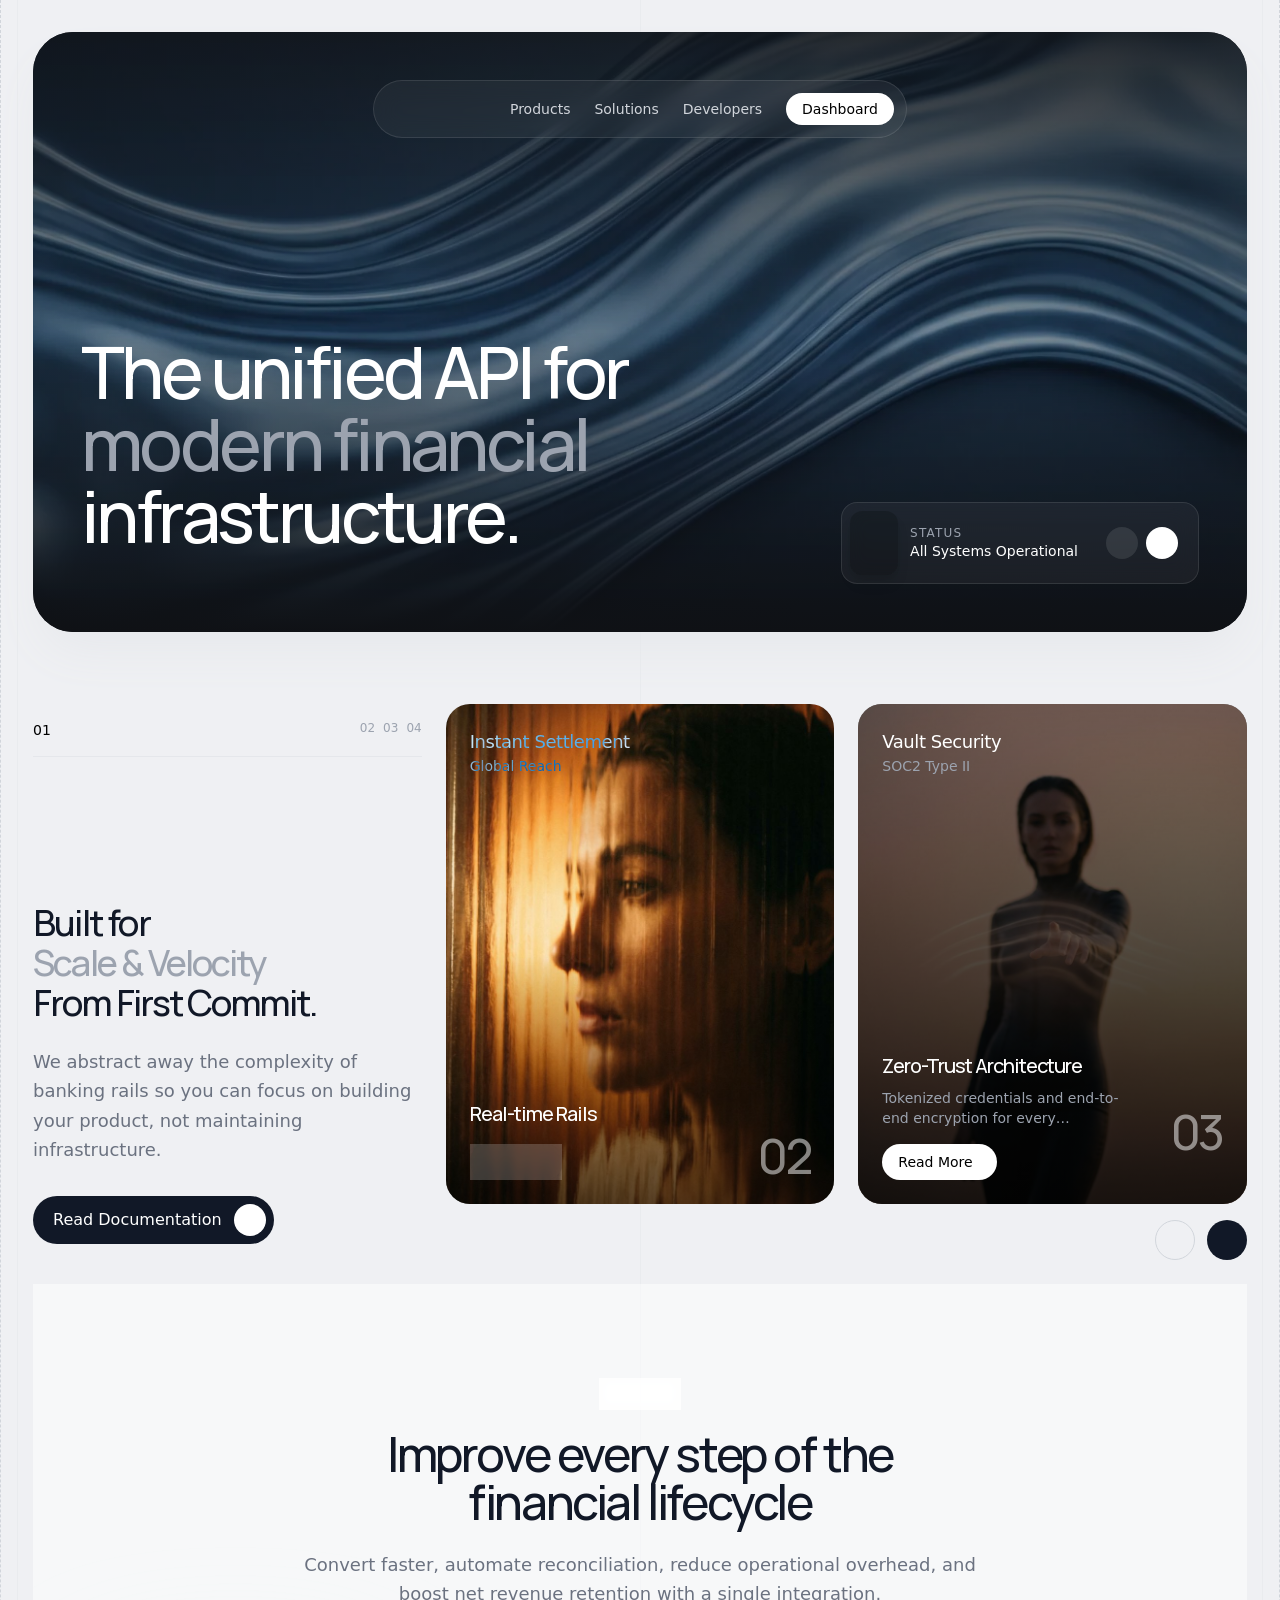
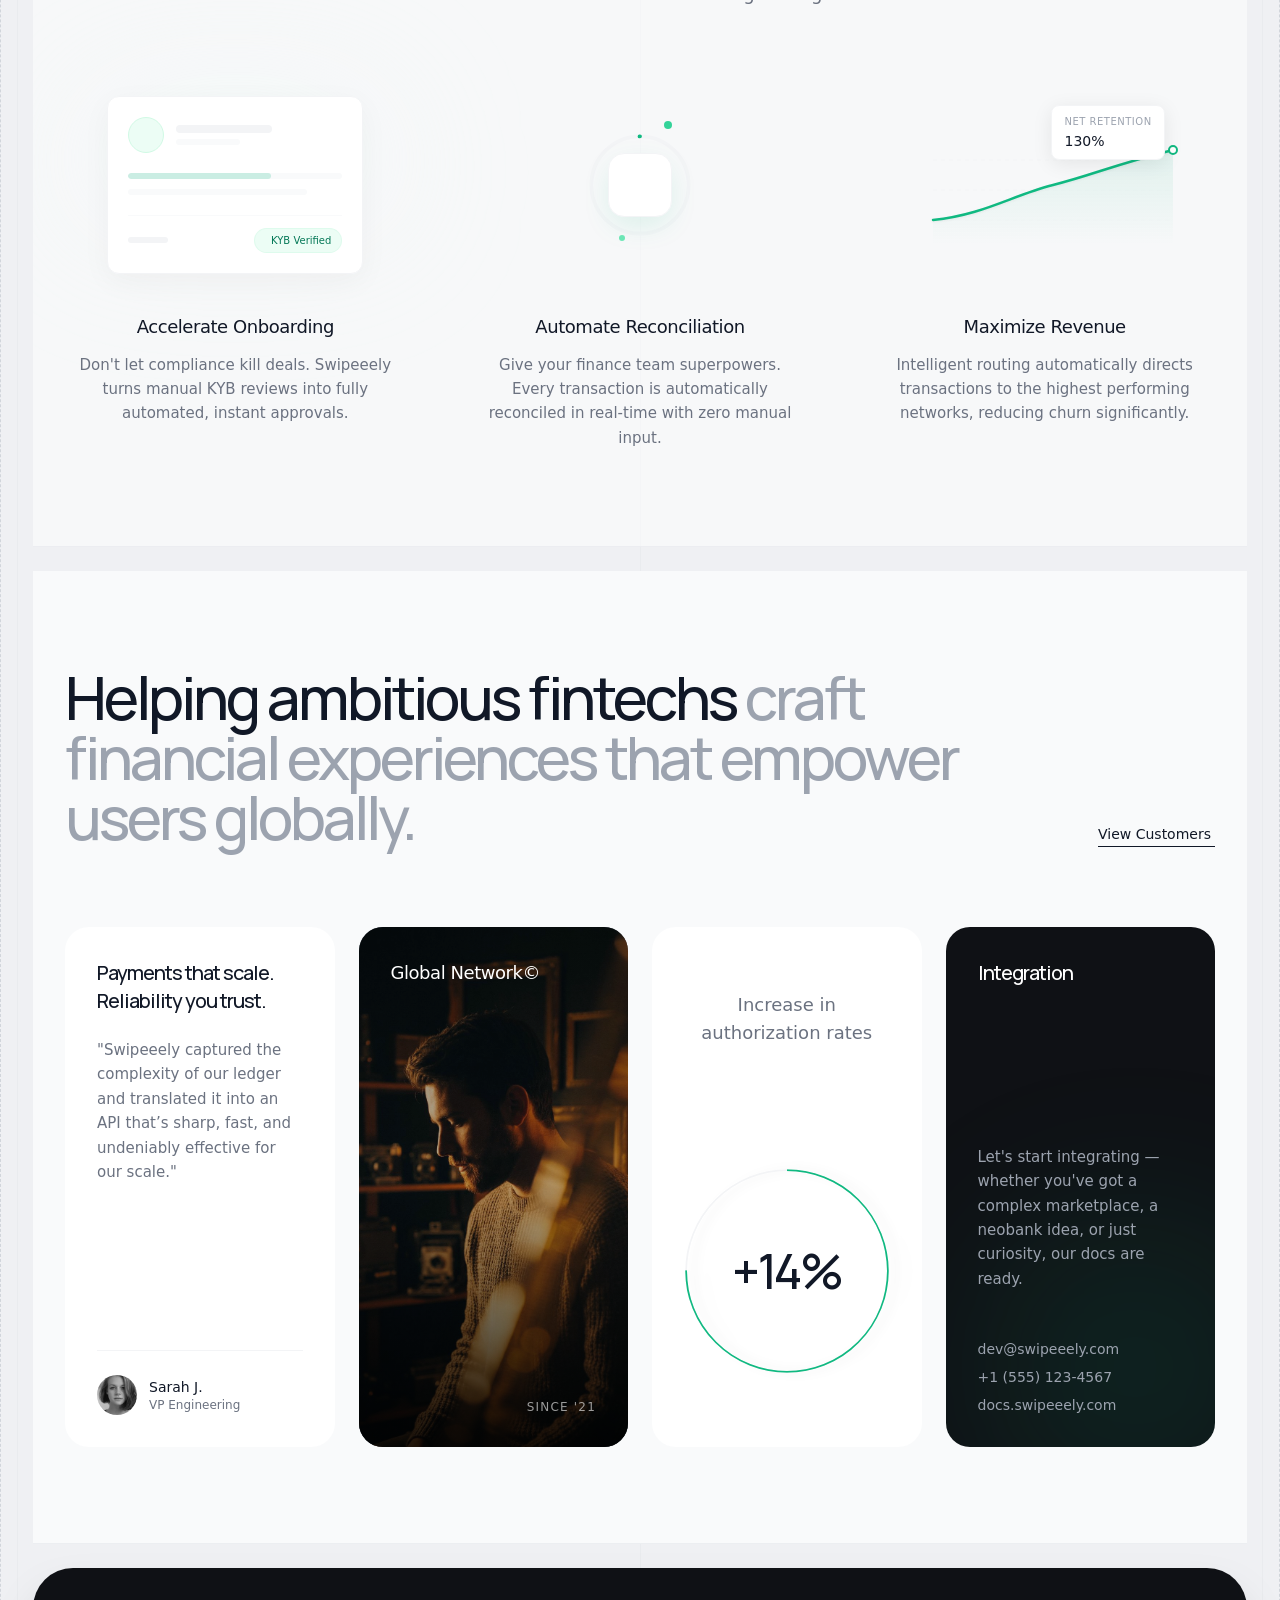
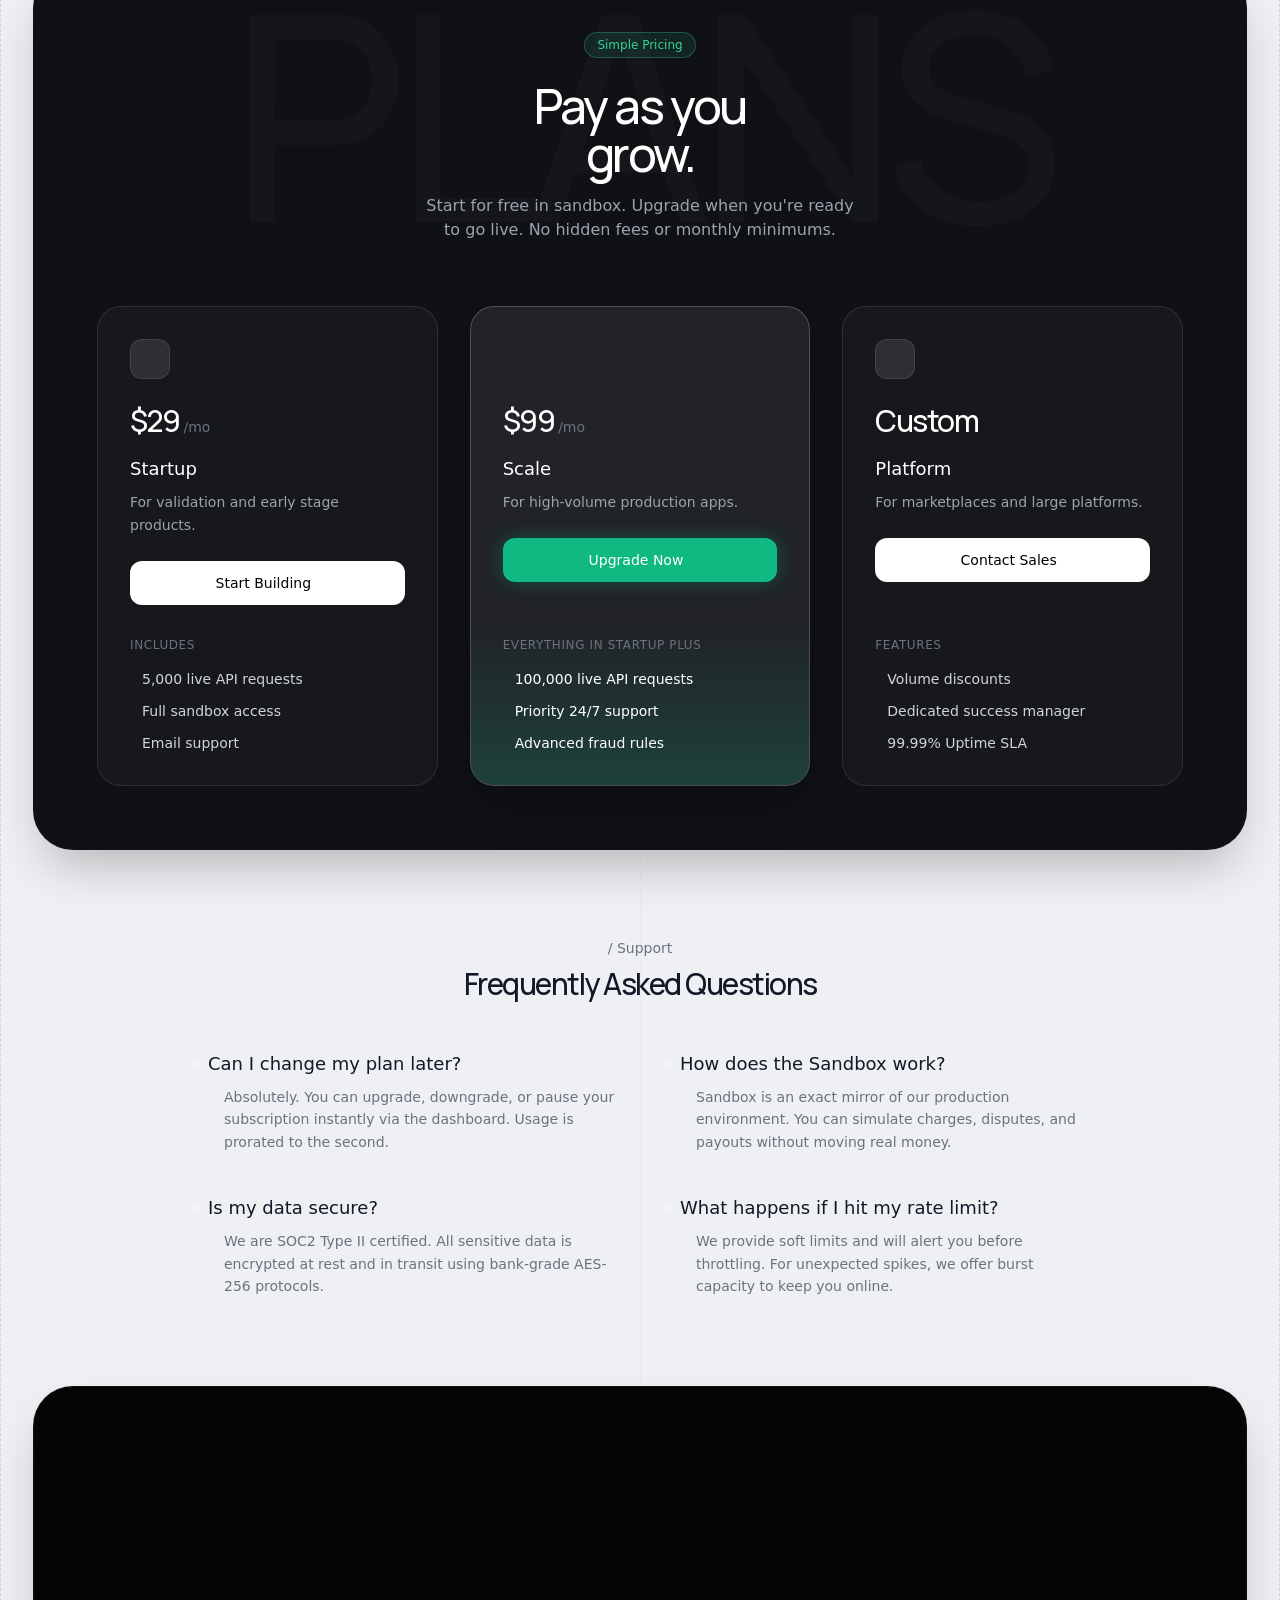
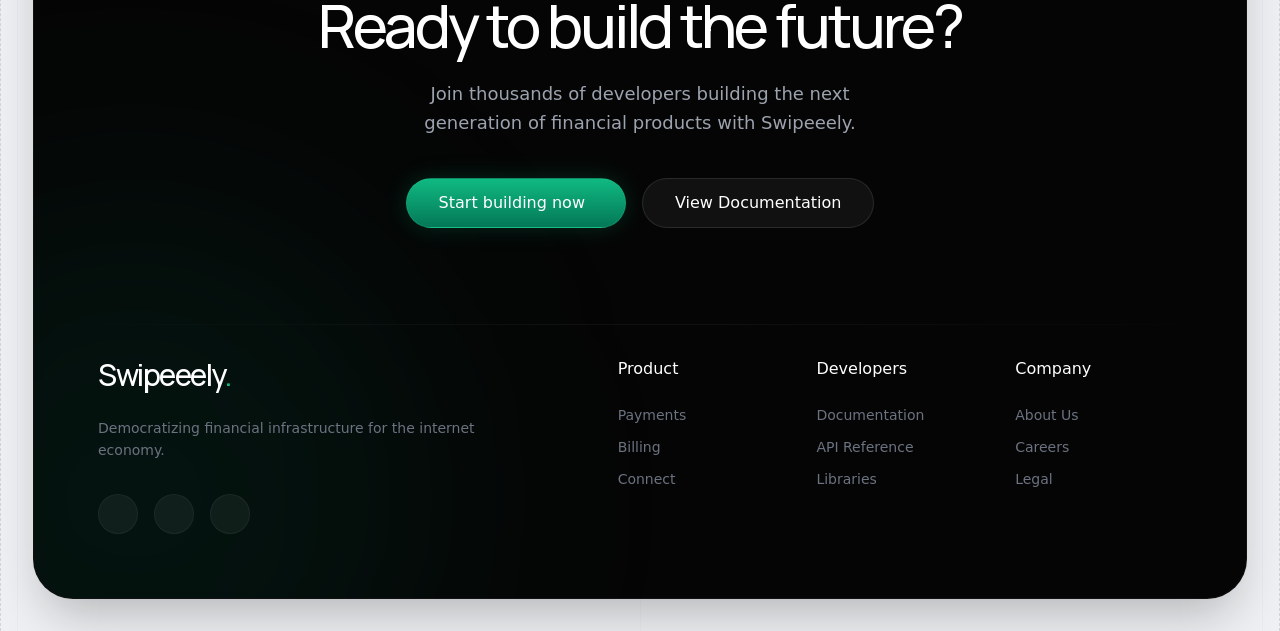
<file: designs de referência/financial-infrastruc-68.aura.build/index.html>
<html lang="en"><head>
<script id="aura-supabase-token-firewall">(function () {
  if (window.__AURA_SUPABASE_FIREWALL__) return;
  window.__AURA_SUPABASE_FIREWALL__ = true;

  var SUPABASE_HOST = "hoirqrkdgbmvpwutwuwj.supabase.co";
  var BLOCKED_KEY_PATTERNS = [
    /^sb-[a-z0-9-]+-auth-token$/i,
    /^supabase\.auth\.token$/i
  ];

  function isBlockedStorageKey(key) {
    if (typeof key !== "string") return false;
    for (var i = 0; i < BLOCKED_KEY_PATTERNS.length; i++) {
      if (BLOCKED_KEY_PATTERNS[i].test(key)) return true;
    }
    return false;
  }

  function toAbsoluteUrl(input) {
    try {
      return new URL(input, window.location.href);
    } catch {
      return null;
    }
  }

  function isSupabaseDestination(input) {
    var parsed = toAbsoluteUrl(input);
    if (!parsed) return false;
    if (SUPABASE_HOST && parsed.host === SUPABASE_HOST) return true;
    return parsed.host.endsWith(".supabase.co");
  }

  function pathLooksSensitive(input) {
    var parsed = toAbsoluteUrl(input);
    if (!parsed) return false;
    return /^\/(auth|rest|functions)\/v1\//.test(parsed.pathname || "");
  }

  function headersContainAuth(headersLike) {
    if (!headersLike) return false;

    try {
      if (typeof Headers !== "undefined" && headersLike instanceof Headers) {
        return !!(headersLike.get("authorization") || headersLike.get("apikey"));
      }
    } catch {}

    if (Array.isArray(headersLike)) {
      for (var i = 0; i < headersLike.length; i++) {
        var pair = headersLike[i] || [];
        var name = String(pair[0] || "").toLowerCase();
        if (name === "authorization" || name === "apikey") return true;
      }
      return false;
    }

    if (typeof headersLike === "object") {
      var keys = Object.keys(headersLike);
      for (var j = 0; j < keys.length; j++) {
        var k = keys[j].toLowerCase();
        if (k === "authorization" || k === "apikey") return true;
      }
    }
    return false;
  }

  function requestLooksSensitive(input, init, extraHeaders) {
    var url = "";
    try {
      if (typeof input === "string") {
        url = input;
      } else if (input && typeof input.url === "string") {
        url = input.url;
      }
    } catch {}

    var headers =
      (init && init.headers) ||
      (input && input.headers) ||
      extraHeaders ||
      null;
    var hasAuthHeaders = headersContainAuth(headers);
    if (hasAuthHeaders) return true;

    if (!url) return false;
    if (isSupabaseDestination(url) && pathLooksSensitive(url)) return true;
    return false;
  }

  function patchStorage(storage, storageName) {
    if (!storage) return;
    var proto = Object.getPrototypeOf(storage);
    if (!proto || proto.__auraSupabaseFirewallPatched) return;

    var rawGetItem = proto.getItem;
    var rawSetItem = proto.setItem;
    var rawRemoveItem = proto.removeItem;
    var rawKey = proto.key;
    var rawLengthDescriptor = Object.getOwnPropertyDescriptor(proto, "length");
    var rawLengthGet = rawLengthDescriptor && rawLengthDescriptor.get;

    function getRawLength(instance) {
      try {
        if (rawLengthGet) return Number(rawLengthGet.call(instance) || 0);
      } catch {}
      try {
        return Number(instance.length || 0);
      } catch {}
      return 0;
    }

    function getVisibleKeys(instance) {
      var visible = [];
      var total = getRawLength(instance);
      for (var i = 0; i < total; i++) {
        var currentKey = rawKey.call(instance, i);
        if (currentKey && !isBlockedStorageKey(currentKey)) {
          visible.push(currentKey);
        }
      }
      return visible;
    }

    function maskBlockedKeyProperty(instance, keyName) {
      if (!keyName || !isBlockedStorageKey(keyName)) return;
      try {
        Object.defineProperty(instance, keyName, {
          configurable: true,
          enumerable: false,
          get: function () {
            return null;
          },
          set: function () {
            return true;
          }
        });
      } catch {}
    }

    function syncBlockedKeyProperties(instance) {
      var total = getRawLength(instance);
      for (var i = 0; i < total; i++) {
        var k = rawKey.call(instance, i);
        if (k) maskBlockedKeyProperty(instance, k);
      }
    }

    proto.getItem = function (key) {
      syncBlockedKeyProperties(this);
      if (isBlockedStorageKey(String(key))) return null;
      return rawGetItem.call(this, key);
    };

    proto.setItem = function (key, value) {
      if (isBlockedStorageKey(String(key))) return;
      return rawSetItem.call(this, key, value);
    };

    proto.removeItem = function (key) {
      if (isBlockedStorageKey(String(key))) return;
      return rawRemoveItem.call(this, key);
    };

    proto.key = function (index) {
      syncBlockedKeyProperties(this);
      var visible = getVisibleKeys(this);
      return visible[index] || null;
    };

    try {
      Object.defineProperty(proto, "length", {
        configurable: true,
        enumerable: false,
        get: function () {
          syncBlockedKeyProperties(this);
          return getVisibleKeys(this).length;
        }
      });
    } catch {}

    var proxyStorage = null;
    try {
      proxyStorage = new Proxy(storage, {
        get: function (target, prop) {
          if (typeof prop === "string" && isBlockedStorageKey(prop)) return null;
          if (prop === "length") return getVisibleKeys(target).length;
          if (prop === "key") {
            return function (index) {
              var visible = getVisibleKeys(target);
              return visible[index] || null;
            };
          }

          var value = target[prop];
          if (typeof value === "function") return value.bind(target);
          return value;
        },
        set: function (target, prop, value) {
          if (typeof prop === "string" && isBlockedStorageKey(prop)) return true;
          target[prop] = value;
          return true;
        },
        has: function (target, prop) {
          if (typeof prop === "string" && isBlockedStorageKey(prop)) return false;
          return prop in target;
        },
        ownKeys: function (target) {
          return getVisibleKeys(target);
        },
        getOwnPropertyDescriptor: function (target, prop) {
          if (typeof prop === "string" && isBlockedStorageKey(prop)) {
            return undefined;
          }
          if (prop === "length") {
            return {
              configurable: true,
              enumerable: false,
              value: getVisibleKeys(target).length,
              writable: false
            };
          }
          return Object.getOwnPropertyDescriptor(target, prop);
        }
      });
    } catch {}

    try {
      if (proxyStorage) {
        Object.defineProperty(window, storageName, {
          configurable: true,
          enumerable: true,
          get: function () {
            return proxyStorage;
          }
        });
      }
    } catch {}

    syncBlockedKeyProperties(storage);
    proto.__auraSupabaseFirewallPatched = true;
  }

  function patchCookieAccess() {
    try {
      var cookieDescriptor = Object.getOwnPropertyDescriptor(Document.prototype, "cookie");
      if (!cookieDescriptor || !cookieDescriptor.configurable) return;

      Object.defineProperty(document, "cookie", {
        configurable: true,
        enumerable: false,
        get: function () {
          return "";
        },
        set: function () {
          return true;
        }
      });
    } catch {}
  }

  function patchFetch() {
    if (typeof window.fetch !== "function") return;
    var rawFetch = window.fetch.bind(window);
    window.fetch = function (input, init) {
      if (requestLooksSensitive(input, init, null)) {
        return Promise.reject(new Error("Blocked by Aura security policy"));
      }
      return rawFetch(input, init);
    };
  }

  function patchXHR() {
    if (typeof XMLHttpRequest === "undefined") return;
    var rawOpen = XMLHttpRequest.prototype.open;
    var rawSetHeader = XMLHttpRequest.prototype.setRequestHeader;
    var rawSend = XMLHttpRequest.prototype.send;

    XMLHttpRequest.prototype.open = function (method, url) {
      this.__auraRequestUrl = String(url || "");
      this.__auraHeaders = {};
      return rawOpen.apply(this, arguments);
    };

    XMLHttpRequest.prototype.setRequestHeader = function (name, value) {
      if (!this.__auraHeaders) this.__auraHeaders = {};
      this.__auraHeaders[String(name || "").toLowerCase()] = String(value || "");
      return rawSetHeader.apply(this, arguments);
    };

    XMLHttpRequest.prototype.send = function () {
      if (requestLooksSensitive(this.__auraRequestUrl || "", null, this.__auraHeaders || null)) {
        throw new Error("Blocked by Aura security policy");
      }
      return rawSend.apply(this, arguments);
    };
  }

  function patchBeacon() {
    if (typeof navigator.sendBeacon !== "function") return;
    var rawBeacon = navigator.sendBeacon.bind(navigator);
    navigator.sendBeacon = function (url, data) {
      if (requestLooksSensitive(url, null, null)) return false;
      return rawBeacon(url, data);
    };
  }

  function patchWebSocket() {
    if (typeof WebSocket === "undefined") return;
    var RawWebSocket = WebSocket;
    window.WebSocket = function (url, protocols) {
      if (requestLooksSensitive(String(url || ""), null, null)) {
        throw new Error("Blocked by Aura security policy");
      }
      return new RawWebSocket(url, protocols);
    };
    window.WebSocket.prototype = RawWebSocket.prototype;
  }

  patchStorage(window.localStorage, "localStorage");
  patchStorage(window.sessionStorage, "sessionStorage");
  patchCookieAccess();
  patchFetch();
  patchXHR();
  patchBeacon();
  patchWebSocket();
})();</script><meta charset="utf-8"/>
<meta content="width=device-width, initial-scale=1.0" name="viewport"/>
<title>Swipeeely - Financial Infrastructure Platform</title>
<script src="assets/resource_3fa48481346f.es"></script>
<script src="assets/iconify-icon_e19829e7f0e8.js"></script>
<link href="https://fonts.googleapis.com" rel="preconnect"/>
<link crossorigin="" href="https://fonts.gstatic.com" rel="preconnect"/>
<link href="assets/css2_19fd9cc6b396.css" rel="stylesheet"/>
<style>
body { font-family: 'Inter', sans-serif; }
.hide-scrollbar::-webkit-scrollbar { display: none; }
.hide-scrollbar { -ms-overflow-style: none; scrollbar-width: none; }
</style>
<meta content="font-geist,font-roboto,font-montserrat,font-poppins,font-playfair,font-instrument-serif,font-merriweather,font-bricolage,font-jakarta,font-space-grotesk,font-work-sans,font-pt-serif,font-geist-mono,font-space-mono,font-quicksand,font-nunito,font-cormorant,font-google-sans-flex,font-oswald,font-newsreader,font-dm-sans" name="disabled-font-classes"/><link href="assets/css2_9b8bf743d4a8.css" id="all-fonts-link-font-manrope" rel="stylesheet"/><style id="all-fonts-style-font-manrope">.font-manrope { font-family: 'Manrope', sans-serif !important; }</style><!-- aura-ga4-start -->
<!-- aura-ga4-customer-id:G-YNQ2E4NBMY -->
<script async="" src="assets/js_19c0e2c2c8a8.js"></script>
<script>
window.dataLayer = window.dataLayer || [];
function gtag(){dataLayer.push(arguments);}
gtag('js', new Date());
gtag('config', 'G-2M6V79H761');
gtag('config', 'G-YNQ2E4NBMY');
</script>
<!-- aura-ga4-end -->
<style data-scroll-fix="true">
        /* Scroll fixes for offline viewing */
        html, body {
            overflow: auto !important;
            overflow-x: hidden !important;
            height: auto !important;
            min-height: 100% !important;
            scroll-behavior: auto !important;
            opacity: 1 !important;
            visibility: visible !important;
        }
        
        /* Force visibility - many sites use JS animations for initial display */
        body, .wrapper, main, #__next, #app, .page, .content {
            opacity: 1 !important;
            visibility: visible !important;
            transform: none !important;
        }
        
        /* Disable loader/preloader overlays */
        .loader, .preloader, .loading, [class*="loader"], [class*="preloader"] {
            display: none !important;
            opacity: 0 !important;
        }
        
        /* Show elements that might be hidden for animation */
        .word-inner, .char, .line, [data-aos], [data-scroll],
        .hero-text span, .hero-fade, [class*="hero"] span {
            opacity: 1 !important;
            transform: none !important;
            visibility: visible !important;
        }
        
        /* Reset Tailwind animation utility classes */
        .translate-y-full, .translate-x-full, .-translate-y-full, .-translate-x-full,
        .translate-y-1\/2, .-translate-y-1\/2, .translate-y-\[100\%\], .translate-y-\[110\%\] {
            transform: none !important;
        }
        
        /* Force visibility on common hidden-for-animation patterns */
        .opacity-0, [class*="opacity-0"] {
            opacity: 1 !important;
        }
        
        /* Reset scale transforms used for animations */
        .scale-0, .scale-50, .scale-75 {
            transform: none !important;
        }
        
        html.lenis, html.lenis-smooth, 
        body.lenis, body.lenis-smooth,
        .lenis-wrapper, .lenis-content,
        [data-lenis-prevent], [data-scroll-container] {
            overflow: visible !important;
            height: auto !important;
        }
        
        /* Fix flex containers that might cut off content */
        body.flex.items-center,
        body.flex.justify-center {
            align-items: flex-start !important;
            min-height: 100vh;
            height: auto !important;
        }
        
        /* Ensure main content scrolls */
        main, #__next, #__nuxt, #app, .main-content {
            overflow: visible !important;
            height: auto !important;
        }
        </style></head>
<body class="antialiased selection:bg-emerald-500 selection:text-white text-gray-900 bg-gray-200">
<!-- Main Wrapper with Vertical Layout Lines -->
<div class="mx-auto max-w-7xl border-l border-r border-dashed border-gray-300 min-h-screen relative bg-gray-50/50">
<!-- Vertical Grid Lines Background (Subtle) -->
<div class="absolute inset-0 pointer-events-none flex justify-between px-4 opacity-20 z-0">
<div class="w-px h-full bg-gray-300"></div>
<div class="w-px h-full bg-gray-300"></div>
<div class="w-px h-full bg-gray-300"></div>
</div>
<main class="relative z-10 p-4 md:p-6 lg:p-8 space-y-6">
<!-- HERO SECTION -->
<section class="relative w-full rounded-[2.5rem] overflow-hidden bg-[#0f1115] text-white min-h-[600px] flex flex-col justify-between p-8 lg:p-12 shadow-2xl shadow-gray-200">
<!-- Background Abstract Image -->
<div class="absolute inset-0 z-0">
<img alt="Abstract 3D" class="opacity-60 mix-blend-overlay w-full h-full object-cover" src="assets/1f147f7d-661c-4181-a17e-e2ca53_f75361268fa8.webp"/>
<div class="bg-gradient-to-t from-[#0f1115] via-transparent to-[#0f1115]/80 absolute top-0 right-0 bottom-0 left-0"></div>
</div>
<!-- Navigation Pill -->
<div class="relative z-10 w-full flex justify-center">
<nav class="bg-white/5 backdrop-blur-md border border-white/10 rounded-full py-2 px-3 flex items-center gap-6 text-sm">
<a class="inline-flex items-center justify-center bg-center w-[100px] h-[40px] bg-[url(https://hoirqrkdgbmvpwutwuwj.supabase.co/storage/v1/object/public/assets/assets/52ee558b-0436-4cc7-9737-33c078b5b091_1600w.png)] bg-cover rounded" href="#"></a>
<a class="text-gray-300 hover:text-white transition-colors font-sans" href="#">Products</a>
<a class="text-gray-300 hover:text-white transition-colors font-sans" href="#">Solutions</a>
<a class="text-gray-300 hover:text-white transition-colors font-sans" href="#">Developers</a>
<button class="bg-white text-black px-4 py-1.5 rounded-full text-sm hover:bg-emerald-50 transition-colors font-sans">
                            Dashboard
                        </button>
</nav>
</div>
<!-- Hero Content -->
<div class="relative z-10 mt-auto max-w-4xl">
<h1 class="text-5xl md:text-7xl leading-[1.1] mb-8 text-white font-manrope font-medium tracking-tighter">
                        The unified API for <br/>
<span class="text-gray-400 font-manrope font-medium tracking-tighter">modern financial</span> <br/>
                        infrastructure.
                    </h1>
</div>
<!-- Floating Badge -->
<div class="absolute bottom-12 right-12 z-20 hidden md:flex items-center gap-3 bg-white/5 backdrop-blur-md border border-white/10 p-2 pr-5 rounded-2xl">
<div class="overflow-hidden w-12 h-16 bg-[url(https://hoirqrkdgbmvpwutwuwj.supabase.co/storage/v1/object/public/assets/assets/e1a3863d-784c-4cf0-9cb1-c0a79691ce9a_320w.jpg)] bg-cover bg-center rounded-xl relative shadow-lg">
<div class="bg-black/20 absolute top-0 right-0 bottom-0 left-0"></div>
</div>
<div class="">
<p class="text-xs text-gray-400 uppercase tracking-widest font-sans">Status</p>
<p class="text-sm text-white font-sans">All Systems Operational</p>
</div>
<div class="flex gap-2 ml-4">
<button class="h-8 w-8 rounded-full bg-white/10 flex items-center justify-center hover:bg-white/20 transition">
<iconify-icon class="text-white text-base" icon="lucide:arrow-left"></iconify-icon>
</button>
<button class="h-8 w-8 rounded-full bg-white flex items-center justify-center hover:bg-gray-200 transition">
<iconify-icon class="text-black text-base" icon="lucide:arrow-right"></iconify-icon>
</button>
</div>
</div>
</section>
<!-- THREE COLUMN GRID SECTION -->
<section class="grid grid-cols-1 lg:grid-cols-12 gap-6 pt-12">
<!-- Col 1: Text -->
<div class="lg:col-span-4 flex flex-col justify-between space-y-12 py-4">
<div class="flex justify-between border-b border-gray-200 pb-4">
<span class="text-sm text-black font-sans">01</span>
<div class="flex gap-2 text-gray-400 text-xs font-mono">
<span class="font-sans">02</span>
<span class="font-sans">03</span>
<span class="font-sans">04</span>
</div>
</div>
<div class="">
<h3 class="text-3xl lg:text-4xl text-gray-900 leading-tight mb-6 font-manrope font-medium tracking-tighter">
                            Built for <br/>
<span class="text-gray-400 font-manrope font-medium tracking-tighter">Scale &amp; Velocity</span> <br/>
                            From First Commit.
                        </h3>
<p class="text-lg text-gray-500 leading-relaxed mb-8 font-sans">
                            We abstract away the complexity of banking rails so you can focus on building your product, not maintaining infrastructure.
                        </p>
<button class="group flex items-center gap-3 bg-gray-900 text-white pl-5 pr-2 py-2 rounded-full text-base font-medium hover:bg-gray-800 transition-all">
<span class="font-sans">Read Documentation</span>
<span class="bg-white text-black rounded-full w-8 h-8 flex items-center justify-center group-hover:scale-110 transition-transform">
<iconify-icon class="text-lg" icon="lucide:arrow-up-right"></iconify-icon>
</span>
</button>
</div>
</div>
<!-- Col 2: Card Light -->
<div class="lg:col-span-4 relative group cursor-pointer">
<div class="relative h-[500px] w-full rounded-3xl overflow-hidden bg-gray-200">
<img alt="Sand Texture" class="w-full h-full object-cover transition-transform duration-700 group-hover:scale-105" src="assets/2e062daf-ac81-41e0-a217-47ea64_ec1b0497241d.jpg"/>
<div class="absolute inset-0 bg-gradient-to-b from-transparent via-transparent to-black/60"></div>
<div class="absolute top-6 left-6 text-white mix-blend-difference">
<p class="text-lg tracking-tight font-sans">Instant Settlement</p>
<p class="text-sm text-gray-300 font-sans">Global Reach</p>
</div>
<div class="absolute bottom-6 w-full px-6 flex justify-between items-end text-white">
<div>
<p class="text-xl font-manrope font-medium tracking-tighter">Real-time Rails</p>
<button class="mt-4 flex items-center gap-2 bg-white/20 backdrop-blur-sm px-4 py-2 rounded-full text-sm hover:bg-white/30 transition font-sans">
                                     Explore <iconify-icon class="text-base" icon="lucide:plus"></iconify-icon>
</button>
</div>
<span class="text-5xl opacity-50 font-manrope font-medium tracking-tighter">02</span>
</div>
</div>
</div>
<!-- Col 3: Card Dark -->
<div class="lg:col-span-4 relative group cursor-pointer">
<div class="relative h-[500px] w-full rounded-3xl overflow-hidden bg-[#1a1a1a]">
<img alt="Dark Texture" class="w-full h-full object-cover opacity-60 transition-transform duration-700 group-hover:scale-105" src="assets/61714d78-adc9-4724-b65b-b53759_9ade30586294.jpg"/>
<div class="absolute inset-0 bg-gradient-to-b from-black/20 to-black/80"></div>
<div class="absolute top-6 left-6 text-white">
<p class="text-lg tracking-tight font-sans">Vault Security</p>
<p class="text-sm text-gray-400 font-sans">SOC2 Type II</p>
</div>
<div class="absolute bottom-6 w-full px-6 flex justify-between items-end text-white">
<div class="max-w-[70%]">
<p class="text-xl mb-2 font-manrope font-medium tracking-tighter">Zero-Trust Architecture</p>
<p class="text-sm text-gray-400 line-clamp-2 font-sans">Tokenized credentials and end-to-end encryption for every transaction.</p>
<button class="mt-4 flex items-center gap-2 bg-white text-black px-4 py-2 rounded-full text-sm hover:bg-gray-200 transition font-sans">
                                     Read More <iconify-icon class="text-base" icon="lucide:arrow-right"></iconify-icon>
</button>
</div>
<span class="absolute bottom-6 right-6 text-5xl opacity-50 font-manrope font-medium tracking-tighter">03</span>
</div>
</div>
<!-- Navigation Below Grid -->
<div class="flex justify-end mt-4 gap-3">
<button class="w-10 h-10 rounded-full border border-gray-300 flex items-center justify-center hover:border-gray-900 transition text-gray-500 hover:text-gray-900">
<iconify-icon class="text-lg" icon="lucide:arrow-left"></iconify-icon>
</button>
<button class="w-10 h-10 rounded-full bg-gray-900 text-white flex items-center justify-center hover:bg-black transition">
<iconify-icon class="text-lg" icon="lucide:arrow-right"></iconify-icon>
</button>
</div>
</div>
</section><section class="py-24 relative overflow-hidden border-b border-gray-200/60 bg-white/50">
<!-- Optional: Subtle background grid pattern adaptation -->
<div class="absolute inset-0 bg-[url('https://grainy-gradients.vercel.app/noise.svg')] opacity-20 mix-blend-soft-light pointer-events-none"></div>
<div class="max-w-7xl mx-auto px-6 lg:px-8 relative z-10">
<!-- Section Header -->
<div class="text-center max-w-3xl mx-auto mb-20">
<div class="inline-flex items-center rounded-full border border-gray-200 bg-white/80 backdrop-blur-sm px-3 py-1 text-xs text-gray-500 mb-6 shadow-sm font-sans">
                Benefits
            </div>
<h2 class="text-4xl md:text-5xl text-gray-900 mb-6 leading-[1.1] font-manrope font-medium tracking-tighter">
                Improve every step of the <br class="hidden md:block"/> financial lifecycle
            </h2>
<p class="text-lg text-gray-500 leading-relaxed max-w-2xl mx-auto font-sans">
                Convert faster, automate reconciliation, reduce operational overhead, and boost net revenue retention with a single integration.
            </p>
</div>
<!-- 3 Column Grid -->
<div class="grid grid-cols-1 md:grid-cols-3 gap-12 lg:gap-16">
<!-- Column 1: Onboarding -->
<div class="group flex flex-col items-center text-center">
<!-- Graphic Container -->
<div class="relative h-48 w-full flex items-center justify-center mb-8">
<!-- Abstract UI Card -->
<div class="w-64 bg-white rounded-xl shadow-[0_8px_30px_rgb(0,0,0,0.04)] border border-gray-100 p-5 relative z-10 transition-all duration-500 group-hover:-translate-y-2 group-hover:shadow-[0_20px_40px_rgb(0,0,0,0.06)]">
<!-- Loading/Processing State -->
<div class="flex items-center gap-3 mb-5">
<div class="w-9 h-9 rounded-full bg-emerald-50 flex items-center justify-center border border-emerald-100">
<iconify-icon class="text-emerald-600 text-sm" icon="lucide:scan-face"></iconify-icon>
</div>
<div class="text-left space-y-1.5">
<div class="h-2 w-24 bg-gray-100 rounded-full"></div>
<div class="h-1.5 w-16 bg-gray-50 rounded-full"></div>
</div>
</div>
<!-- Progress Lines -->
<div class="space-y-2.5 mb-5">
<div class="h-1.5 w-full bg-gray-50 rounded-full overflow-hidden">
<div class="h-full w-2/3 bg-emerald-500/20 rounded-full group-hover:w-full transition-all duration-1000 ease-out"></div>
</div>
<div class="h-1.5 w-5/6 bg-gray-50 rounded-full"></div>
</div>
<!-- Success Badge -->
<div class="flex items-center justify-between border-t border-gray-50 pt-3">
<div class="h-1.5 w-10 bg-gray-100 rounded-full"></div>
<span class="flex items-center gap-1.5 text-[10px] text-emerald-700 bg-emerald-50 px-2.5 py-1 rounded-full border border-emerald-100/50 font-sans">
<iconify-icon class="text-xs" icon="lucide:check-circle-2"></iconify-icon> KYB Verified
                            </span>
</div>
</div>
<!-- Background Glow -->
<div class="absolute inset-0 bg-gradient-to-b from-emerald-50/40 to-transparent rounded-full blur-3xl -z-10 transform scale-75 opacity-0 group-hover:opacity-100 transition-opacity duration-700"></div>
</div>
<h3 class="text-lg text-gray-900 mb-3 tracking-tight font-sans">Accelerate Onboarding</h3>
<p class="text-[15px] text-gray-500 leading-relaxed max-w-xs mx-auto font-sans">
                    Don't let compliance kill deals. Swipeeely turns manual KYB reviews into fully automated, instant approvals.
                </p>
</div>
<!-- Column 2: Automation -->
<div class="group flex flex-col items-center text-center">
<!-- Graphic Container -->
<div class="relative h-48 w-full flex items-center justify-center mb-8">
<!-- Central Hex/Ring Graphic -->
<div class="relative w-32 h-32 flex items-center justify-center">
<!-- Rotating Ring -->
<svg class="absolute inset-0 w-full h-full rotate-[-90deg]" viewbox="0 0 100 100">
<circle cx="50" cy="50" fill="none" r="38" stroke="#f3f4f6" stroke-width="3"></circle>
<circle class="transition-all duration-[1.5s] ease-out group-hover:stroke-dashoffset-0" cx="50" cy="50" fill="none" r="38" stroke="#10b981" stroke-dasharray="238" stroke-dashoffset="238" stroke-linecap="round" stroke-width="3"></circle>
</svg>
<!-- Floating Center Icon -->
<div class="w-16 h-16 bg-white shadow-[0_10px_30px_-5px_rgba(16,185,129,0.15)] rounded-2xl flex items-center justify-center border border-gray-100 z-10 relative transform transition-transform duration-500 group-hover:scale-110">
<iconify-icon class="text-2xl text-emerald-500" icon="lucide:arrow-left-right"></iconify-icon>
</div>
<!-- Decorative Particles -->
<div class="absolute w-2 h-2 bg-emerald-400 rounded-full top-0 right-1/4 opacity-0 group-hover:opacity-100 transition-opacity delay-300 duration-500"></div>
<div class="absolute w-1.5 h-1.5 bg-emerald-300 rounded-full bottom-2 left-1/3 opacity-0 group-hover:opacity-100 transition-opacity delay-500 duration-500"></div>
</div>
</div>
<h3 class="text-lg text-gray-900 mb-3 tracking-tight font-sans">Automate Reconciliation</h3>
<p class="text-[15px] text-gray-500 leading-relaxed max-w-xs mx-auto font-sans">
                    Give your finance team superpowers. Every transaction is automatically reconciled in real-time with zero manual input.
                </p>
</div>
<!-- Column 3: Growth -->
<div class="group flex flex-col items-center text-center">
<!-- Graphic Container -->
<div class="relative h-48 w-full flex items-center justify-center mb-8">
<!-- Chart Graphic -->
<div class="relative w-64 h-32 pl-4">
<!-- Floating Label -->
<div class="absolute -top-4 right-2 bg-white shadow-[0_4px_20px_rgba(0,0,0,0.08)] border border-gray-100 px-3 py-2 rounded-lg text-center z-20 transform transition-all duration-500 group-hover:scale-105 group-hover:-translate-y-2">
<span class="block text-[10px] text-gray-400 uppercase tracking-wider mb-0.5 font-sans">Net Retention</span>
<span class="block text-sm text-gray-900 flex items-center gap-1 font-sans">
                                130% 
                                <iconify-icon class="text-emerald-500 text-xs" icon="lucide:arrow-up"></iconify-icon>
</span>
</div>
<!-- SVG Line Chart -->
<svg class="w-full h-full overflow-visible" viewbox="0 0 240 100">
<!-- Subtle Grid -->
<line stroke="#f3f4f6" stroke-dasharray="4 4" stroke-width="1" x1="0" x2="240" y1="25" y2="25"></line>
<line stroke="#f3f4f6" stroke-dasharray="4 4" stroke-width="1" x1="0" x2="240" y1="55" y2="55"></line>
<line stroke="#f3f4f6" stroke-dasharray="4 4" stroke-width="1" x1="0" x2="240" y1="85" y2="85"></line>
<!-- The Curve -->
<path class="drop-shadow-sm" d="M0,85 C50,80 80,60 120,50 S180,30 240,15" fill="none" stroke="#10b981" stroke-linecap="round" stroke-linejoin="round" stroke-width="2.5"></path>
<!-- Area Gradient -->
<path class="opacity-0 group-hover:opacity-100 transition-opacity duration-700" d="M0,85 C50,80 80,60 120,50 S180,30 240,15 V110 H0 Z" fill="url(#chartGradient)"></path>
<defs>
<lineargradient id="chartGradient" x1="0" x2="0" y1="0" y2="1">
<stop offset="0%" stop-color="#10b981" stop-opacity="0.1"></stop>
<stop offset="100%" stop-color="#10b981" stop-opacity="0"></stop>
</lineargradient>
</defs>
<!-- Animated End Point -->
<circle class="group-hover:scale-125 transition-transform duration-300" cx="240" cy="15" fill="#ffffff" r="4" stroke="#10b981" stroke-width="2"></circle>
</svg>
</div>
</div>
<h3 class="text-lg text-gray-900 mb-3 tracking-tight font-sans">Maximize Revenue</h3>
<p class="text-[15px] text-gray-500 leading-relaxed max-w-xs mx-auto font-sans">
                    Intelligent routing automatically directs transactions to the highest performing networks, reducing churn significantly.
                </p>
</div>
</div>
</div>
</section><section class="overflow-hidden bg-gray-50 border-gray-200/60 border-b pt-24 pb-24 relative">
<div class="lg:px-8 max-w-[1400px] mr-auto ml-auto pr-6 pl-6">
<!-- Header -->
<div class="flex flex-col lg:flex-row justify-between items-start lg:items-end mb-20 gap-8">
<h2 class="text-4xl md:text-5xl lg:text-6xl text-gray-900 max-w-4xl leading-[1.05] font-manrope font-medium tracking-tighter">
                Helping ambitious fintechs <span class="text-gray-400 font-manrope font-medium tracking-tighter">craft financial experiences that empower users globally.</span>
</h2>
<a class="group inline-flex items-center text-sm text-gray-900 hover:text-emerald-600 transition-colors border-b border-gray-900 hover:border-emerald-600 pb-0.5 whitespace-nowrap font-sans" href="#">
                View Customers
                <iconify-icon class="ml-1 text-lg transition-transform group-hover:translate-x-0.5 group-hover:-translate-y-0.5" icon="lucide:arrow-up-right"></iconify-icon>
</a>
</div>
<!-- Grid -->
<div class="grid grid-cols-1 md:grid-cols-2 lg:grid-cols-4 gap-6">
<!-- Card 1: Testimonial -->
<div class="bg-white p-8 min-h-[520px] flex flex-col justify-between hover:shadow-[0_20px_40px_rgba(0,0,0,0.04)] transition-shadow duration-500 group rounded-3xl">
<div class="">
<h3 class="text-xl text-gray-900 mb-6 leading-snug font-manrope font-medium tracking-tighter">
                        Payments that scale.<br/>Reliability you trust.
                    </h3>
<p class="text-gray-500 leading-relaxed text-[15px] font-sans">
                        "Swipeeely captured the complexity of our ledger and translated it into an API that’s sharp, fast, and undeniably effective for our scale."
                    </p>
</div>
<div class="flex items-center gap-3 pt-6 border-t border-gray-100 mt-auto">
<img alt="Profile" class="w-10 h-10 rounded-full object-cover bg-gray-100 grayscale group-hover:grayscale-0 transition-all duration-500" src="assets/photo-1438761681033-6461ffad8d_b71b72f9c7d1.avif"/>
<div>
<p class="text-sm text-gray-900 font-sans">Sarah J.</p>
<p class="text-xs text-gray-500 font-sans">VP Engineering</p>
</div>
</div>
</div>
<!-- Card 2: Visual Brand -->
<div class="relative min-h-[520px] bg-gray-900 overflow-hidden group rounded-3xl">
<img alt="Abstract" class="group-hover:scale-105 group-hover:opacity-60 transition-all duration-700 opacity-70 w-full h-full object-cover absolute top-0 right-0 bottom-0 left-0" src="assets/8188a0ea-1b46-4f51-b821-9271bd_eaed60c1032e.jpg"/>
<div class="bg-gradient-to-t from-black/80 via-transparent to-black/20 absolute top-0 right-0 bottom-0 left-0"></div>
<div class="absolute top-8 left-8 right-8 flex justify-between items-start z-10">
<span class="text-white text-lg tracking-tight mix-blend-overlay font-sans">Global Network©</span>
</div>
<div class="absolute bottom-8 right-8 z-10">
<span class="text-white/60 text-xs uppercase tracking-widest font-sans">Since '21</span>
</div>
</div>
<!-- Card 3: Metric -->
<div class="min-h-[520px] flex flex-col overflow-hidden group text-center bg-white pt-8 pr-8 pb-8 pl-8 relative items-center justify-between rounded-3xl">
<p class="text-gray-500 text-lg mt-8 font-sans">Increase in <br/> authorization rates</p>
<div class="relative flex items-center justify-center w-56 h-56 my-8">
<!-- Progress Circle -->
<svg class="w-full h-full transform -rotate-90 drop-shadow-xl" viewbox="0 0 200 200">
<circle cx="100" cy="100" fill="none" r="90" stroke="#f3f4f6" stroke-width="1.5"></circle>
<circle class="transition-all duration-1000 ease-out group-hover:stroke-[3]" cx="100" cy="100" fill="none" r="90" stroke="#10b981" stroke-dasharray="565" stroke-dashoffset="141" stroke-width="1.5"></circle>
</svg>
<div class="absolute inset-0 flex items-center justify-center flex-col">
<span class="text-5xl text-gray-900 font-manrope font-medium tracking-tighter">+14%</span>
</div>
</div>
</div>
<!-- Card 4: Contact -->
<div class="min-h-[520px] flex flex-col group overflow-hidden text-white bg-[#0f1115] pt-8 pr-8 pb-8 pl-8 relative justify-between rounded-3xl">
<div class="flex justify-between items-start z-10">
<span class="text-xl font-manrope font-medium tracking-tighter">Integration</span>
<iconify-icon class="text-gray-500 group-hover:text-white group-hover:translate-x-1 group-hover:-translate-y-1 transition-all duration-300" icon="lucide:arrow-up-right"></iconify-icon>
</div>
<div class="z-10 relative">
<p class="text-gray-400 leading-relaxed mb-12 max-w-[260px] text-[15px] font-sans">
                        Let's start integrating — whether you've got a complex marketplace, a neobank idea, or just curiosity, our docs are ready.
                    </p>
<div class="space-y-2 text-sm text-gray-400 font-mono">
<a class="block hover:text-emerald-400 transition-colors font-sans" href="#">dev@swipeeely.com</a>
<a class="block hover:text-emerald-400 transition-colors font-sans" href="#">+1 (555) 123-4567</a>
<a class="block hover:text-emerald-400 transition-colors font-sans" href="#">docs.swipeeely.com</a>
</div>
</div>
<!-- Hover Glow Effect -->
<div class="absolute -right-20 -bottom-20 w-80 h-80 bg-emerald-500/10 rounded-full blur-[80px] group-hover:bg-emerald-500/20 transition-all duration-700 pointer-events-none"></div>
</div>
</div>
</div>
</section>
<!-- PRICING SECTION -->
<section class="relative bg-[#0f1115] rounded-[2.5rem] p-8 lg:p-16 overflow-hidden shadow-2xl mt-8">
<!-- Large Background Text Overlay -->
<div class="absolute top-0 left-1/2 -translate-x-1/2 select-none pointer-events-none w-full text-center">
<span class="text-[12rem] lg:text-[18rem] text-white/[0.02] leading-none font-manrope font-medium tracking-tighter">PLANS</span>
</div>
<!-- Header Content -->
<div class="relative z-10 flex flex-col items-center text-center max-w-2xl mx-auto mb-16">
<span class="inline-flex items-center rounded-full border border-emerald-400/30 bg-emerald-400/10 px-3 py-1 text-xs text-emerald-400 mb-6 font-sans">
                        Simple Pricing
                    </span>
<h2 class="text-4xl md:text-5xl text-white mb-4 font-manrope font-medium tracking-tighter">
                        Pay as you <br/> grow.
                    </h2>
<p class="text-gray-400 text-sm md:text-base max-w-md mx-auto leading-relaxed font-sans">
                        Start for free in sandbox. Upgrade when you're ready to go live. No hidden fees or monthly minimums.
                    </p>
</div>
<!-- Pricing Cards Grid - Responsive Fixed -->
<div class="relative z-10 grid grid-cols-1 lg:grid-cols-3 gap-6 lg:gap-8 max-w-6xl mx-auto">
<!-- Card 1: Starter -->
<div class="group relative flex flex-col p-8 bg-white/[0.03] border border-white/10 rounded-3xl hover:bg-white/[0.05] transition-colors duration-300">
<div class="mb-6 flex items-start justify-between">
<div class="h-10 w-10 rounded-xl bg-white/10 flex items-center justify-center border border-white/10">
<iconify-icon class="text-white text-xl" icon="lucide:box"></iconify-icon>
</div>
</div>
<div class="mb-6">
<div class="flex items-baseline gap-1">
<span class="text-3xl text-white font-manrope font-medium tracking-tighter">$29</span>
<span class="text-sm text-gray-500 font-sans">/mo</span>
</div>
<h3 class="text-lg text-white mt-4 font-sans">Startup</h3>
<p class="text-sm text-gray-400 mt-2 leading-relaxed font-sans">For validation and early stage products.</p>
</div>
<button class="w-full bg-white text-black py-3 rounded-xl text-sm mb-8 hover:bg-gray-200 transition-colors flex items-center justify-center gap-2 font-sans">
                            Start Building <iconify-icon class="text-base" icon="lucide:arrow-right"></iconify-icon>
</button>
<div class="space-y-4 mt-auto">
<p class="text-xs text-gray-500 uppercase tracking-wider font-sans">Includes</p>
<ul class="space-y-3">
<li class="flex items-center gap-3 text-sm text-gray-300 font-sans">
<iconify-icon class="text-gray-500" icon="lucide:check-circle"></iconify-icon> 5,000 live API requests
                                </li>
<li class="flex items-center gap-3 text-sm text-gray-300 font-sans">
<iconify-icon class="text-gray-500" icon="lucide:check-circle"></iconify-icon> Full sandbox access
                                </li>
<li class="flex items-center gap-3 text-sm text-gray-300 font-sans">
<iconify-icon class="text-gray-500" icon="lucide:check-circle"></iconify-icon> Email support
                                </li>
</ul>
</div>
</div>
<!-- Card 2: Professional (Highlighted) -->
<div class="group relative flex flex-col p-8 bg-white/[0.08] border border-white/20 rounded-3xl overflow-hidden shadow-2xl">
<!-- Gradient Glow -->
<div class="absolute bottom-0 left-0 right-0 h-40 bg-gradient-to-t from-emerald-500/20 to-transparent pointer-events-none"></div>
<div class="mb-6 flex items-start justify-between relative z-10">
<div class="h-10 w-10 rounded-xl bg-emerald-400/20 flex items-center justify-center border border-emerald-400/30">
<iconify-icon class="text-emerald-400 text-xl" icon="lucide:layers"></iconify-icon>
</div>
<span class="bg-emerald-400 text-black text-[10px] px-2 py-1 rounded uppercase tracking-wider font-sans">Most Popular</span>
</div>
<div class="mb-6 relative z-10">
<div class="flex items-baseline gap-1">
<span class="text-3xl text-white font-manrope font-medium tracking-tighter">$99</span>
<span class="text-sm text-gray-500 font-sans">/mo</span>
</div>
<h3 class="text-lg text-white mt-4 font-sans">Scale</h3>
<p class="text-sm text-gray-400 mt-2 leading-relaxed font-sans">For high-volume production apps.</p>
</div>
<button class="relative z-10 w-full bg-[#10b981] text-white py-3 rounded-xl text-sm mb-8 hover:bg-[#059669] transition-colors flex items-center justify-center gap-2 shadow-[0_0_20px_rgba(16,185,129,0.3)] font-sans">
                            Upgrade Now <iconify-icon class="text-base" icon="lucide:arrow-right"></iconify-icon>
</button>
<div class="space-y-4 mt-auto relative z-10">
<p class="text-xs text-gray-500 uppercase tracking-wider font-sans">Everything in Startup plus</p>
<ul class="space-y-3">
<li class="flex items-center gap-3 text-sm text-white font-sans">
<iconify-icon class="text-emerald-400" icon="lucide:check-circle"></iconify-icon> 100,000 live API requests
                                </li>
<li class="flex items-center gap-3 text-sm text-white font-sans">
<iconify-icon class="text-emerald-400" icon="lucide:check-circle"></iconify-icon> Priority 24/7 support
                                </li>
<li class="flex items-center gap-3 text-sm text-white font-sans">
<iconify-icon class="text-emerald-400" icon="lucide:check-circle"></iconify-icon> Advanced fraud rules
                                </li>
</ul>
</div>
</div>
<!-- Card 3: Enterprise -->
<div class="group relative flex flex-col p-8 bg-white/[0.03] border border-white/10 rounded-3xl hover:bg-white/[0.05] transition-colors duration-300">
<div class="mb-6 flex items-start justify-between">
<div class="h-10 w-10 rounded-xl bg-white/10 flex items-center justify-center border border-white/10">
<iconify-icon class="text-white text-xl" icon="lucide:diamond"></iconify-icon>
</div>
</div>
<div class="mb-6">
<div class="flex items-baseline gap-1">
<span class="text-3xl text-white font-manrope font-medium tracking-tighter">Custom</span>
</div>
<h3 class="text-lg text-white mt-4 font-sans">Platform</h3>
<p class="text-sm text-gray-400 mt-2 leading-relaxed font-sans">For marketplaces and large platforms.</p>
</div>
<button class="w-full bg-white text-black py-3 rounded-xl text-sm mb-8 hover:bg-gray-200 transition-colors flex items-center justify-center gap-2 font-sans">
                            Contact Sales <iconify-icon class="text-base" icon="lucide:arrow-right"></iconify-icon>
</button>
<div class="space-y-4 mt-auto">
<p class="text-xs text-gray-500 uppercase tracking-wider font-sans">Features</p>
<ul class="space-y-3">
<li class="flex items-center gap-3 text-sm text-gray-300 font-sans">
<iconify-icon class="text-gray-500" icon="lucide:check-circle"></iconify-icon> Volume discounts
                                </li>
<li class="flex items-center gap-3 text-sm text-gray-300 font-sans">
<iconify-icon class="text-gray-500" icon="lucide:check-circle"></iconify-icon> Dedicated success manager
                                </li>
<li class="flex items-center gap-3 text-sm text-gray-300 font-sans">
<iconify-icon class="text-gray-500" icon="lucide:check-circle"></iconify-icon> 99.99% Uptime SLA
                                </li>
</ul>
</div>
</div>
</div>
</section>
<!-- FAQ SECTION -->
<section class="py-16 px-4">
<div class="max-w-4xl mx-auto">
<div class="text-center mb-12">
<span class="text-sm text-gray-500 mb-2 block font-sans">/ Support</span>
<h2 class="text-3xl text-gray-900 font-manrope font-medium tracking-tighter">Frequently Asked Questions</h2>
</div>
<div class="grid grid-cols-1 md:grid-cols-2 gap-x-12 gap-y-10">
<!-- Q1 -->
<div class="group">
<h3 class="text-lg text-gray-900 mb-2 flex items-center gap-2 font-sans">
<span class="bg-gray-100 rounded-lg p-1 group-hover:bg-gray-200 transition-colors">
<iconify-icon class="text-gray-400 text-sm" icon="lucide:plus"></iconify-icon>
</span>
                                Can I change my plan later?
                            </h3>
<p class="text-gray-500 text-sm leading-relaxed pl-8 font-sans">
                                Absolutely. You can upgrade, downgrade, or pause your subscription instantly via the dashboard. Usage is prorated to the second.
                            </p>
</div>
<!-- Q2 -->
<div class="group">
<h3 class="text-lg text-gray-900 mb-2 flex items-center gap-2 font-sans">
<span class="bg-gray-100 rounded-lg p-1 group-hover:bg-gray-200 transition-colors">
<iconify-icon class="text-gray-400 text-sm" icon="lucide:plus"></iconify-icon>
</span>
                                How does the Sandbox work?
                            </h3>
<p class="text-gray-500 text-sm leading-relaxed pl-8 font-sans">
                                Sandbox is an exact mirror of our production environment. You can simulate charges, disputes, and payouts without moving real money.
                            </p>
</div>
<!-- Q3 -->
<div class="group">
<h3 class="text-lg text-gray-900 mb-2 flex items-center gap-2 font-sans">
<span class="bg-gray-100 rounded-lg p-1 group-hover:bg-gray-200 transition-colors">
<iconify-icon class="text-gray-400 text-sm" icon="lucide:plus"></iconify-icon>
</span>
                                Is my data secure?
                            </h3>
<p class="text-gray-500 text-sm leading-relaxed pl-8 font-sans">
                                We are SOC2 Type II certified. All sensitive data is encrypted at rest and in transit using bank-grade AES-256 protocols.
                            </p>
</div>
<!-- Q4 -->
<div class="group">
<h3 class="text-lg text-gray-900 mb-2 flex items-center gap-2 font-sans">
<span class="bg-gray-100 rounded-lg p-1 group-hover:bg-gray-200 transition-colors">
<iconify-icon class="text-gray-400 text-sm" icon="lucide:plus"></iconify-icon>
</span>
                                What happens if I hit my rate limit?
                            </h3>
<p class="text-gray-500 text-sm leading-relaxed pl-8 font-sans">
                                We provide soft limits and will alert you before throttling. For unexpected spikes, we offer burst capacity to keep you online.
                            </p>
</div>
</div>
</div>
</section>
<!-- FOOTER REDESIGN -->
<footer class="mt-8 w-full bg-[#050505] rounded-[2.5rem] overflow-hidden relative shadow-2xl border border-white/5">
<!-- Green glow background effect -->
<div class="absolute bottom-0 left-0 w-[600px] h-[600px] bg-emerald-600/10 rounded-full blur-[120px] pointer-events-none -translate-x-1/3 translate-y-1/3"></div>
<!-- CTA Section -->
<div class="pt-24 pb-16 px-8 text-center relative z-10">
<!-- Icon -->
<div class="mx-auto w-20 h-20 bg-emerald-900/20 rounded-2xl flex items-center justify-center mb-8 border border-emerald-500/20 shadow-[0_0_40px_rgba(16,185,129,0.15)] backdrop-blur-sm">
<div class="w-12 h-12 bg-emerald-500/10 rounded-lg flex items-center justify-center border border-emerald-500/30">
<iconify-icon class="text-emerald-400 text-2xl drop-shadow-[0_0_8px_rgba(52,211,153,0.5)]" icon="lucide:credit-card"></iconify-icon>
</div>
</div>
<h2 class="text-4xl md:text-5xl lg:text-6xl text-white mb-6 font-manrope font-medium tracking-tighter">Ready to build the future?</h2>
<p class="text-gray-400 text-lg mb-10 max-w-lg mx-auto leading-relaxed font-sans">Join thousands of developers building the next generation of financial products with Swipeeely.</p>
<div class="flex flex-col sm:flex-row items-center justify-center gap-4">
<button class="px-8 py-3 rounded-full bg-gradient-to-b from-emerald-500 to-emerald-700 text-white hover:brightness-110 transition-all shadow-[0_0_25px_rgba(16,185,129,0.2)] flex items-center gap-2 border border-emerald-400/20 font-sans">
                            Start building now <iconify-icon class="text-lg" icon="lucide:arrow-right"></iconify-icon>
</button>
<button class="px-8 py-3 rounded-full bg-white/5 border border-white/10 text-white hover:bg-white/10 transition-all font-sans">
                            View Documentation
                        </button>
</div>
</div>
<!-- Divider -->
<div class="h-px bg-gradient-to-r from-transparent via-white/10 to-transparent w-full my-8 opacity-50"></div>
<!-- Links Section -->
<div class="px-8 md:px-16 pb-16 grid grid-cols-1 lg:grid-cols-12 gap-12 relative z-10">
<!-- Brand Column -->
<div class="lg:col-span-5 space-y-6">
<h3 class="text-3xl text-white font-manrope font-medium tracking-tighter">Swipeeely<span class="text-emerald-500 font-manrope font-medium tracking-tighter">.</span></h3>
<p class="text-gray-500 text-sm leading-relaxed max-w-sm font-sans">
                            Democratizing financial infrastructure for the internet economy.
                        </p>
<div class="flex gap-4 pt-2">
<a class="w-10 h-10 rounded-full bg-white/5 flex items-center justify-center hover:bg-white/10 transition-colors text-gray-400 hover:text-white border border-white/5" href="#">
<iconify-icon class="text-lg" icon="lucide:instagram"></iconify-icon>
</a>
<a class="w-10 h-10 rounded-full bg-white/5 flex items-center justify-center hover:bg-white/10 transition-colors text-gray-400 hover:text-white border border-white/5" href="#">
<iconify-icon class="text-lg" icon="lucide:facebook"></iconify-icon>
</a>
<a class="w-10 h-10 rounded-full bg-white/5 flex items-center justify-center hover:bg-white/10 transition-colors text-gray-400 hover:text-white border border-white/5" href="#">
<iconify-icon class="text-lg" icon="lucide:twitter"></iconify-icon>
</a>
</div>
</div>
<!-- Links Columns -->
<div class="lg:col-span-7 grid grid-cols-2 sm:grid-cols-3 gap-8 lg:pl-12">
<!-- Col 1 -->
<div class="space-y-6">
<h4 class="text-white font-sans">Product</h4>
<ul class="space-y-3 text-sm text-gray-500">
<li><a class="hover:text-emerald-400 transition-colors font-sans" href="#">Payments</a></li>
<li><a class="hover:text-emerald-400 transition-colors font-sans" href="#">Billing</a></li>
<li><a class="hover:text-emerald-400 transition-colors font-sans" href="#">Connect</a></li>
</ul>
</div>
<!-- Col 2 -->
<div class="space-y-6">
<h4 class="text-white font-sans">Developers</h4>
<ul class="space-y-3 text-sm text-gray-500">
<li><a class="hover:text-emerald-400 transition-colors font-sans" href="#">Documentation</a></li>
<li><a class="hover:text-emerald-400 transition-colors font-sans" href="#">API Reference</a></li>
<li><a class="hover:text-emerald-400 transition-colors font-sans" href="#">Libraries</a></li>
</ul>
</div>
<!-- Col 3 -->
<div class="space-y-6 hidden sm:block">
<h4 class="text-white font-sans">Company</h4>
<ul class="space-y-3 text-sm text-gray-500">
<li><a class="hover:text-emerald-400 transition-colors font-sans" href="#">About Us</a></li>
<li><a class="hover:text-emerald-400 transition-colors font-sans" href="#">Careers</a></li>
<li><a class="hover:text-emerald-400 transition-colors font-sans" href="#">Legal</a></li>
</ul>
</div>
</div>
</div>
</footer>
</main>
</div>
<script data-img-fallback-handler="">!function(){var f=["https://hoirqrkdgbmvpwutwuwj.supabase.co/storage/v1/object/public/assets/assets/917d6f93-fb36-439a-8c48-884b67b35381_1600w.jpg","https://hoirqrkdgbmvpwutwuwj.supabase.co/storage/v1/object/public/assets/assets/4734259a-bad7-422f-981e-ce01e79184f2_1600w.jpg","https://hoirqrkdgbmvpwutwuwj.supabase.co/storage/v1/object/public/assets/assets/c543a9e1-f226-4ced-80b0-feb8445a75b9_1600w.jpg","https://hoirqrkdgbmvpwutwuwj.supabase.co/storage/v1/object/public/assets/assets/5bab247f-35d9-400d-a82b-fd87cfe913d2_1600w.webp","https://hoirqrkdgbmvpwutwuwj.supabase.co/storage/v1/object/public/assets/assets/30104e3c-5eea-4b93-93e9-5313698a7156_1600w.webp"],h=new Set;function g(s){for(var x=0,i=0;i<s.length;i++)x=(x<<5)-x+s.charCodeAt(i)|0;return f[Math.abs(x)%f.length]}function r(t){var s=t.src;if(s&&!h.has(s)){h.add(s);t.src=g(s)}}window.addEventListener("error",function(e){var t=e.target;if(t&&t.tagName==="IMG")r(t)},!0);function c(){document.querySelectorAll("img").forEach(function(i){if(i.complete&&!i.naturalWidth&&i.src)r(i)})}if(document.readyState==="loading")document.addEventListener("DOMContentLoaded",c);else c()}()</script></body></html>
</file>
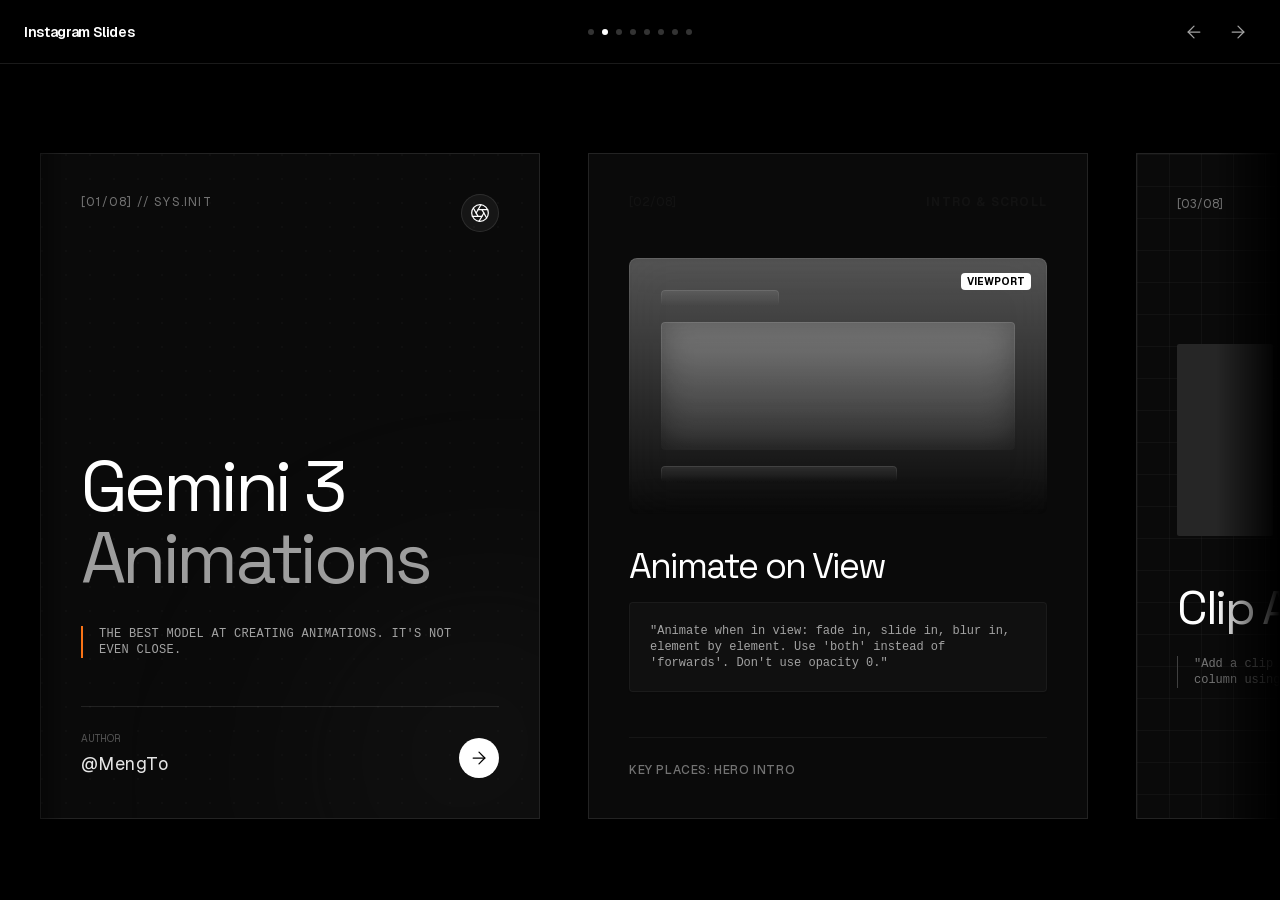
<file: designs de referência/instagram-slides/index.html>
<html class="dark" lang="en"><head><meta charset="utf-8"/>
<meta content="width=device-width, initial-scale=1.0" name="viewport"/>
<title>Gemini 3 Animation Prompts - Dark Mode</title>
<script src="assets/resource_3fa48481346f.js"></script>
<script src="assets/lucide_latest_2eebd0ebe8c2.js"></script>
<link href="https://fonts.googleapis.com" rel="preconnect"/>
<link crossorigin="" href="https://fonts.gstatic.com" rel="preconnect"/>
<!-- User Requested Animation Styles -->
<style>
/*
Sequence animation intro.
*/
@keyframes animationIn {
0% {
opacity: 0;
transform: translateY(30px);
filter: blur(8px);
}
100% {
opacity: 1;
transform: translateY(0);
filter: blur(0px);
}
}
/* Default: paused */
.animate-on-scroll { animation-play-state: paused !important; }
/* Activated by JS */
.animate-on-scroll.animate { animation-play-state: running !important; }
</style>
<style>
/* Custom Font Assignments based on Design System */
:root {
--font-display: 'Inter', system-ui, sans-serif;
--font-body: 'Inter', system-ui, sans-serif;
--font-mono: 'Space Mono', monospace;
}
body {
font-family: var(--font-body);
}
h1, h2, h3, .font-display {
font-family: var(--font-display);
}
code, .font-mono {
font-family: var(--font-mono);
}
/* Utilities */
.hide-scrollbar::-webkit-scrollbar {
display: none;
}
.hide-scrollbar {
-ms-overflow-style: none;
scrollbar-width: none;
}
/* Existing Animations */
@keyframes marquee {
0% { transform: translateX(0); }
100% { transform: translateX(-50%); }
}
.animate-marquee {
animation: marquee 20s linear infinite;
}
@keyframes beam {
0% { left: -100%; }
100% { left: 100%; }
}
.animate-beam {
animation: beam 2s cubic-bezier(0.4, 0, 0.2, 1) infinite;
}
@keyframes clip-reveal {
0% { clip-path: inset(100% 0 0 0); }
100% { clip-path: inset(0 0 0 0); }
}
.animate-clip {
animation: clip-reveal 1.5s cubic-bezier(0.77, 0, 0.175, 1) infinite alternate;
}
/* Background Pattern */
.bg-grid-pattern {
background-image: radial-gradient(circle at 1px 1px, rgba(255,255,255,0.1) 1px, transparent 0);
background-size: 24px 24px;
}
/* Larger Card Sizing - Mobile Optimized */
.slide-container {
aspect-ratio: 3/4;
/* Mobile width default, Desktop width via md: */
min-width: 0;
}
</style>
<meta content="font-inter,font-space-mono,font-roboto,font-montserrat,font-poppins,font-playfair,font-instrument-serif,font-merriweather,font-bricolage,font-jakarta,font-manrope,font-work-sans,font-pt-serif,font-geist-mono,font-quicksand,font-nunito" name="disabled-font-classes"/>
<style id="aura-editor-visibility-style">
.invisible { visibility: hidden !important; }
</style>
<link href="assets/css2_8e191ef32247.css" id="all-fonts-link-font-space-grotesk" rel="stylesheet"/><style id="all-fonts-style-font-space-grotesk">.font-space-grotesk { font-family: 'Space Grotesk', sans-serif !important; }</style><link href="assets/css2_86e10c4bcbd4.css" id="all-fonts-link-font-geist" rel="stylesheet"/><style id="all-fonts-style-font-geist">.font-geist { font-family: 'Geist', sans-serif !important; }</style><style id="border-gradient-shared-style">
[style*="--border-gradient"]::before {
content: "";
position: absolute;
inset: 0;
padding: 1px;
border-radius: var(--border-radius-before, inherit);
-webkit-mask: linear-gradient(#fff 0 0) content-box,
linear-gradient(#fff 0 0);
-webkit-mask-composite: xor;
mask-composite: exclude;
background: var(--border-gradient);
pointer-events: none;
}</style></head>
<body class="min-h-screen flex flex-col items-center justify-center antialiased selection:bg-orange-500/30 text-white bg-black">
<!-- Fixed Navigation -->
<nav class="fixed top-0 left-0 right-0 z-50 flex items-center justify-between px-4 md:px-6 py-4 bg-black/80 backdrop-blur-md border-b border-white/10 h-16">
<!-- Left: Title -->
<div class="flex items-center gap-2 w-auto md:w-1/3">
<span class="font-display text-sm font-semibold tracking-tight text-white font-geist">Instagram Slides</span>
</div>
<!-- Center: Pagination Dots (Hidden on small mobile, visible on sm+) -->
<div class="hidden sm:flex items-center justify-center gap-2 w-1/3" id="pagination-dots">
<!-- Initial state: first active, others inactive. JS handles updates. -->
<div class="w-1.5 h-1.5 rounded-full bg-white/20 hover:bg-white/50 cursor-pointer transition-colors hover:scale-125 transition-transform" data-index="0"></div>
<div class="w-1.5 h-1.5 rounded-full bg-white/20 hover:bg-white/50 cursor-pointer transition-colors hover:scale-125 transition-transform" data-index="1"></div>
<div class="w-1.5 h-1.5 rounded-full bg-white/20 hover:bg-white/50 cursor-pointer transition-colors hover:scale-125 transition-transform" data-index="2"></div>
<div class="w-1.5 h-1.5 rounded-full bg-white/20 hover:bg-white/50 cursor-pointer transition-colors hover:scale-125 transition-transform" data-index="3"></div>
<div class="w-1.5 h-1.5 rounded-full bg-white/20 hover:bg-white/50 cursor-pointer transition-colors hover:scale-125 transition-transform" data-index="4"></div>
<div class="w-1.5 h-1.5 rounded-full bg-white/20 hover:bg-white/50 cursor-pointer transition-colors hover:scale-125 transition-transform" data-index="5"></div>
<div class="w-1.5 h-1.5 rounded-full bg-white/20 hover:bg-white/50 cursor-pointer transition-colors hover:scale-125 transition-transform" data-index="6"></div>
<div class="w-1.5 h-1.5 rounded-full bg-white cursor-pointer hover:scale-125 transition-transform" data-index="7"></div>
</div>
<!-- Right: Arrows (Hidden on Mobile, use Swipe) -->
<div class="hidden md:flex items-center justify-end gap-2 w-1/3">
<button class="p-2 rounded-full hover:bg-white/10 text-neutral-400 hover:text-white transition-colors disabled:opacity-30" id="prevBtn">
<svg class="lucide lucide-arrow-left w-5 h-5" fill="none" height="24" stroke="currentColor" stroke-linecap="round" stroke-linejoin="round" stroke-width="1.5" viewbox="0 0 24 24" width="24" xmlns="http://www.w3.org/2000/svg"><path d="m12 19-7-7 7-7"></path><path d="M19 12H5"></path></svg>
</button>
<button class="p-2 rounded-full hover:bg-white/10 text-neutral-400 hover:text-white transition-colors" id="nextBtn">
<svg class="lucide lucide-arrow-right w-5 h-5" fill="none" height="24" stroke="currentColor" stroke-linecap="round" stroke-linejoin="round" stroke-width="1.5" viewbox="0 0 24 24" width="24" xmlns="http://www.w3.org/2000/svg"><path d="M5 12h14"></path><path d="m12 5 7 7-7 7"></path></svg>
</button>
</div>
<!-- Mobile Swipe Indicator (Visible only on mobile) -->
<div class="md:hidden flex items-center justify-end w-auto text-neutral-500 text-xs gap-1">
<span class="font-mono">SWIPE</span>
<svg class="lucide lucide-move-horizontal" fill="none" height="16" stroke="currentColor" stroke-linecap="round" stroke-linejoin="round" stroke-width="1.5" viewbox="0 0 24 24" width="16" xmlns="http://www.w3.org/2000/svg"><polyline points="18 8 22 12 18 16"></polyline><polyline points="6 8 2 12 6 16"></polyline><line x1="2" x2="22" y1="12" y2="12"></line></svg>
</div>
</nav>
<!-- Wrapper for the horizontal scroll presentation -->
<main class="flex flex-row overflow-x-auto snap-x snap-mandatory hide-scrollbar w-full pt-20 md:pt-28 pb-6 md:pb-10 px-6 md:px-10 gap-x-6 md:gap-x-12 scroll-smooth" id="slider" style="mask-image: linear-gradient(90deg, transparent, black 5%, black 95%, transparent); -webkit-mask-image: linear-gradient(90deg, transparent, black 5%, black 95%, transparent);">
<!-- SLIDE 1: COVER -->
<section class="slide-container flex-shrink-0 flex flex-col overflow-hidden snap-center group bg-[#0A0A0A] w-[85vw] md:w-[500px] border-white/10 border relative shadow-2xl justify-between" id="slide-0">
<!-- Content -->
<div class="flex flex-col bg-center h-full bg-[url(https://hoirqrkdgbmvpwutwuwj.supabase.co/storage/v1/object/public/assets/assets/5071d056-5442-4e08-adcf-cea83397ba23_1600w.webp)] bg-cover z-10 p-6 md:p-10 relative">
<div class="flex [animation:animationIn_0.8s_ease-out_0s_both] animate-on-scroll animate mix-blend-color-dodge mb-4 md:mb-8 items-start justify-between">
<span class="font-mono text-[10px] md:text-xs text-neutral-500 uppercase tracking-widest font-geist">[01/08] // SYS.INIT</span>
<div class="p-2 bg-white/5 rounded-full border border-white/10">
<svg class="lucide lucide-aperture w-4 h-4 md:w-5 md:h-5 text-white" data-lucide="aperture" fill="none" height="24" stroke="currentColor" stroke-linecap="round" stroke-linejoin="round" stroke-width="1.5" viewbox="0 0 24 24" width="24" xmlns="http://www.w3.org/2000/svg"><circle cx="12" cy="12" r="10"></circle><path d="m14.31 8 5.74 9.94"></path><path d="M9.69 8h11.48"></path><path d="m7.38 12 5.74-9.94"></path><path d="M9.69 16 3.95 6.06"></path><path d="M14.31 16H2.83"></path><path d="m16.62 12-5.74 9.94"></path></svg>
</div>
</div>
<div class="mt-auto mb-8 md:mb-12">
<h1 class="leading-[0.9] [animation:animationIn_0.8s_ease-out_0.2s_both] animate-on-scroll animate text-5xl md:text-7xl tracking-tighter font-space-grotesk mb-4 md:mb-8">
                Gemini 3
                <span class="block text-white/60 tracking-tighter font-space-grotesk">Animations</span>
</h1>
<div class="[animation:animationIn_0.8s_ease-out_0.4s_both] animate-on-scroll animate">
<p class="uppercase leading-relaxed text-[10px] md:text-xs text-neutral-400 tracking-wide font-mono max-w-[90%] border-orange-500 border-l-2 pl-4">
                    The best model at creating animations. It's not even close.
                </p>
</div>
</div>
<div class="pt-4 md:pt-6 border-t border-white/10 flex justify-between items-end [animation:animationIn_0.8s_ease-out_0.6s_both] animate-on-scroll animate">
<div class="flex flex-col">
<span class="font-mono text-[10px] text-neutral-600 uppercase mb-1 font-geist">Author</span>
<span class="font-display text-sm md:text-lg tracking-wide text-neutral-200 font-geist">@MengTo</span>
</div>
<div class="w-8 h-8 md:w-10 md:h-10 rounded-full bg-white text-black flex items-center justify-center hover:scale-105 transition-transform cursor-pointer">
<svg class="lucide lucide-arrow-right w-4 h-4 md:w-5 md:h-5" data-lucide="arrow-right" fill="none" height="24" stroke="currentColor" stroke-linecap="round" stroke-linejoin="round" stroke-width="1.5" viewbox="0 0 24 24" width="24" xmlns="http://www.w3.org/2000/svg"><path d="M5 12h14"></path><path d="m12 5 7 7-7 7"></path></svg>
</div>
</div>
</div>
<!-- Abstract BG -->
<div class="absolute inset-0 z-0 bg-grid-pattern opacity-20"></div>
<div class="absolute -bottom-40 -right-40 w-96 h-96 bg-gradient-to-br from-neutral-800 to-transparent rounded-full blur-[100px] opacity-40 pointer-events-none">
</div>
</section>
<!-- SLIDE 2: INTRO + SCROLL -->
<section class="slide-container flex-shrink-0 w-[85vw] md:w-[500px] bg-[#0A0A0A] relative flex flex-col overflow-hidden border border-white/10 shadow-2xl snap-center" id="slide-1">
<div class="flex flex-col h-full bg-[url(https://hoirqrkdgbmvpwutwuwj.supabase.co/storage/v1/object/public/assets/assets/28c300b5-bd2f-449c-a915-f968ced09242_1600w.webp)] bg-cover bg-center p-6 md:p-10">
<header class="flex [animation:animationIn_0.8s_ease-out_0.1s_both] animate-on-scroll animate mix-blend-color-dodge mb-8 md:mb-12 items-center justify-between">
<span class="font-mono text-xs text-neutral-500 font-geist">[02/08]</span>
<span class="font-display text-[10px] md:text-xs font-semibold uppercase tracking-widest text-neutral-500 font-geist">Intro &amp; Scroll</span>
</header>
<div class="flex-grow space-y-6 md:space-y-8">
<!-- Internal card keeps rounded-lg -->
<div class="overflow-hidden [animation:animationIn_0.8s_ease-out_0.3s_both] animate-on-scroll animate bg-gradient-to-b from-white/30 to-white/0 rounded-lg p-6 md:p-8 relative shadow-inner backdrop-blur-xl" style="position: relative; --border-gradient: linear-gradient(180deg, rgba(255, 255, 255, 0.1), rgba(255, 255, 255, 0)); --border-radius-before: 8px">
<!-- Simulated Skeleton Animation -->
<div class="space-y-4">
<div class="animate-pulse bg-gradient-to-b from-white/10 to-white/0 w-1/3 h-4 rounded" style="position: relative; --border-gradient: linear-gradient(180deg, rgba(255, 255, 255, 0.1), rgba(255, 255, 255, 0)); --border-radius-before: 4px"></div>
<div class="animate-pulse delay-75 bg-gradient-to-b from-white/10 to-white/0 w-full h-24 md:h-32 rounded backdrop-blur-lg" style="position: relative; --border-gradient: linear-gradient(180deg, rgba(255, 255, 255, 0.1), rgba(255, 255, 255, 0)); --border-radius-before: 4px"></div>
<div class="animate-pulse delay-150 bg-gradient-to-b from-white/10 to-white/0 w-2/3 h-4 rounded" style="position: relative; --border-gradient: linear-gradient(180deg, rgba(255, 255, 255, 0.1), rgba(255, 255, 255, 0)); --border-radius-before: 4px"></div>
</div>
<div class="absolute top-4 right-4">
<span class="font-mono text-[8px] md:text-[10px] bg-white text-black px-1.5 py-0.5 rounded font-bold font-geist">VIEWPORT</span>
</div>
</div>
<div class="space-y-3 md:space-y-4 [animation:animationIn_0.8s_ease-out_0.5s_both] animate-on-scroll animate">
<h2 class="text-3xl md:text-4xl text-white font-space-grotesk tracking-tighter" style="">Animate on View</h2>
<div class="leading-relaxed text-[10px] md:text-xs text-neutral-400 font-mono bg-neutral-900/50 border-white/5 border rounded p-4 md:p-5 shadow-sm backdrop-blur-lg">
                            "Animate when in view: fade in, slide in, blur in, element by element. Use 'both' instead of 'forwards'. Don't use opacity 0."
                        </div>
</div>
</div>
<div class="mt-auto pt-4 md:pt-6 border-t border-white/5 [animation:animationIn_0.8s_ease-out_0.7s_both] animate-on-scroll animate">
<p class="uppercase text-[10px] md:text-xs font-medium text-neutral-500 tracking-wider font-geist">Key places: Hero Intro</p>
</div>
</div>
</section>
<!-- SLIDE 3: CLIP PATH -->
<section class="slide-container flex-shrink-0 w-[85vw] md:w-[500px] bg-[#0A0A0A] text-white relative flex flex-col overflow-hidden border border-white/10 shadow-2xl snap-center" id="slide-2">
<div class="absolute inset-0 bg-[linear-gradient(rgba(255,255,255,0.03)_1px,transparent_1px),linear-gradient(90deg,rgba(255,255,255,0.03)_1px,transparent_1px)] bg-[size:32px_32px]"></div>
<div class="p-6 md:p-10 h-full flex flex-col z-10">
<header class="flex justify-between items-center mb-6 md:mb-10 [animation:animationIn_0.8s_ease-out_0.1s_both] animate-on-scroll">
<span class="font-mono text-xs text-neutral-500 font-geist">[03/08]</span>
<svg class="lucide lucide-scissors w-5 h-5 text-neutral-600" data-lucide="scissors" fill="none" height="24" stroke="currentColor" stroke-linecap="round" stroke-linejoin="round" stroke-width="1.5" viewbox="0 0 24 24" width="24" xmlns="http://www.w3.org/2000/svg"><circle cx="6" cy="6" r="3"></circle><path d="M8.12 8.12 12 12"></path><path d="M20 4 8.12 15.88"></path><circle cx="6" cy="18" r="3"></circle><path d="M14.8 14.8 20 20"></path></svg>
</header>
<div class="flex-grow flex flex-col justify-center">
<!-- Clip Animation Visual -->
<div class="flex gap-3 h-32 md:h-48 mb-8 md:mb-12 [animation:animationIn_0.8s_ease-out_0.3s_both] animate-on-scroll">
<div class="flex-1 bg-neutral-800 rounded-sm animate-clip" style="animation-delay: 0s;"></div>
<div class="flex-1 bg-neutral-700 rounded-sm animate-clip" style="animation-delay: 0.2s;"></div>
<div class="flex-1 bg-neutral-600 rounded-sm animate-clip" style="animation-delay: 0.4s;"></div>
<div class="flex-1 bg-orange-500 rounded-sm animate-clip" style="animation-delay: 0.6s;"></div>
</div>
<div class="[animation:animationIn_0.8s_ease-out_0.5s_both] animate-on-scroll">
<h2 class="text-4xl md:text-5xl mb-4 md:mb-6 text-white font-space-grotesk tracking-tighter" style="">Clip Animation</h2>
<p class="leading-relaxed text-[10px] md:text-xs text-neutral-500 font-mono max-w-sm border-neutral-700 border-l pl-4">
                            "Add a clip animation to the background, column by column using clip-path."
                        </p>
</div>
</div>
</div>
</section>
<!-- SLIDE 4: BUTTONS -->
<section class="slide-container flex-shrink-0 w-[85vw] md:w-[500px] bg-[#0A0A0A] relative flex flex-col overflow-hidden border border-white/10 shadow-2xl snap-center" id="slide-3">
<div class="p-6 md:p-10 h-full flex flex-col">
<header class="flex justify-between items-center mb-6 md:mb-10 [animation:animationIn_0.8s_ease-out_0.1s_both] animate-on-scroll">
<span class="font-mono text-xs text-neutral-500 font-geist">[04/08]</span>
<span class="font-display text-[10px] md:text-xs font-semibold uppercase tracking-widest text-neutral-500 font-geist">Interaction</span>
</header>
<div class="flex-grow flex flex-col space-y-8 md:space-y-12 items-center justify-center">
<!-- Animated Gradient Beam CTA Button -->
<button class="group inline-flex overflow-hidden transition-all duration-300 hover:-translate-y-0.5 hover:shadow-[0_0_25px_rgba(255,255,255,0.1)] rounded-full pt-[1px] pr-[1px] pb-[1px] pl-[1px] relative items-center justify-center [animation:animationIn_0.8s_ease-out_0.3s_both] animate-on-scroll scale-90 md:scale-100">
<!-- Spinning Border Beam (Visible on Hover) -->
<span class="absolute inset-[-100%] animate-[spin_3s_linear_infinite] bg-[conic-gradient(from_90deg_at_50%_50%,transparent_0%,transparent_75%,#ffffff_100%)] opacity-0 transition-opacity duration-300 group-hover:opacity-100"></span>
<!-- Default Static Border -->
<span class="absolute inset-0 rounded-full bg-zinc-800 transition-opacity duration-300 group-hover:opacity-0"></span>
<!-- 3D Button Surface & Content -->
<span class="flex items-center justify-center gap-2 uppercase transition-colors duration-300 group-hover:text-white text-xs font-medium text-zinc-400 tracking-widest bg-gradient-to-b from-zinc-800 to-zinc-950 w-full h-full rounded-full pt-2.5 pr-6 pb-2.5 pl-6 relative shadow-[inset_0_1px_0_rgba(255,255,255,0.3)]">
<span class="relative z-10">Request Demo</span>
<svg class="relative z-10 transition-transform duration-300 group-hover:translate-x-0.5" fill="none" height="14" stroke="currentColor" stroke-linecap="round" stroke-linejoin="round" stroke-width="2" viewbox="0 0 24 24" width="14" xmlns="http://www.w3.org/2000/svg">
<path class="" d="M5 12h14"></path>
<path class="" d="m12 5 7 7-7 7"></path>
</svg>
</span>
</button>
<div class="w-full [animation:animationIn_0.8s_ease-out_0.5s_both] animate-on-scroll text-center md:text-left">
<h2 class="text-2xl md:text-3xl text-white tracking-tighter font-space-grotesk mb-4">Border Beam</h2>
<div class="bg-neutral-900/50 border-white/5 border rounded-xl p-4 md:p-5 shadow-sm text-left">
<p class="text-[10px] md:text-xs text-neutral-400 font-mono">
        "Add a 1px border beam animation around the pill-shaped button on hover."
      </p>
</div>
</div>
</div>
</div>
</section>
<!-- SLIDE 5: TEXT -->
<section class="slide-container flex-shrink-0 w-[85vw] md:w-[500px] bg-[#0A0A0A] relative flex flex-col overflow-hidden border border-white/10 shadow-2xl snap-center" id="slide-4">
<div class="flex flex-col h-full bg-[url(https://hoirqrkdgbmvpwutwuwj.supabase.co/storage/v1/object/public/assets/assets/aedd68a9-659a-45bf-ae0a-842c1d982c93_1600w.webp)] bg-cover bg-center p-6 md:p-10">
<header class="flex justify-between items-center mb-6 md:mb-10 [animation:animationIn_0.8s_ease-out_0.1s_both] animate-on-scroll">
<span class="font-mono text-xs text-neutral-500 font-geist">[05/08]</span>
<svg class="lucide lucide-type w-5 h-5 text-neutral-600" data-lucide="type" fill="none" height="24" stroke="currentColor" stroke-linecap="round" stroke-linejoin="round" stroke-width="1.5" viewbox="0 0 24 24" width="24" xmlns="http://www.w3.org/2000/svg"><path d="M12 4v16"></path><path d="M4 7V5a1 1 0 0 1 1-1h14a1 1 0 0 1 1 1v2"></path><path d="M9 20h6"></path></svg>
</header>
<div class="flex-grow flex flex-col justify-center">
<!-- Text Animation Visual -->
<div class="mb-8 md:mb-12 border-b border-white/10 pb-8 md:pb-12 [animation:animationIn_0.8s_ease-out_0.3s_both] animate-on-scroll">
<div class="overflow-hidden h-14 md:h-20 flex items-center">
<h2 class="text-5xl md:text-7xl text-white animate-fade-up font-space-grotesk tracking-tighter" style="">
                                Reveal
                            </h2>
</div>
<div class="overflow-hidden h-14 md:h-20 flex items-center">
<h2 class="animate-fade-up text-5xl md:text-7xl text-white/60 tracking-tighter font-space-grotesk" style="animation-delay: 0.2s">
                                Typography
                            </h2>
</div>
</div>
<div class="space-y-3 [animation:animationIn_0.8s_ease-out_0.5s_both] animate-on-scroll">
<span class="text-[10px] font-bold uppercase tracking-widest text-orange-500 font-geist">Prompt</span>
<p class="leading-relaxed text-[10px] md:text-xs text-neutral-400 font-mono">
                            "Add a vertical text clip slide down animation letter by letter."
                        </p>
</div>
</div>
</div>
</section>
<!-- SLIDE 6: LOGOS -->
<section class="slide-container flex-shrink-0 w-[85vw] md:w-[500px] bg-[#0A0A0A] relative flex flex-col overflow-hidden border border-white/10 shadow-2xl snap-center" id="slide-5">
<div class="flex flex-col z-10 h-full p-6 md:p-10 justify-between">
<header class="flex justify-between items-center [animation:animationIn_0.8s_ease-out_0.1s_both] animate-on-scroll">
<span class="font-mono text-xs text-neutral-500 font-geist">[06/08]</span>
<span class="font-display text-[10px] md:text-xs font-semibold uppercase tracking-widest text-neutral-500 font-geist">Social Proof</span>
</header>
<div class="w-full overflow-hidden relative py-12 md:py-16 border-y border-white/5 [animation:animationIn_0.8s_ease-out_0.3s_both] animate-on-scroll">
<!-- Gradient Masks -->
<div class="absolute left-0 top-0 bottom-0 w-10 md:w-20 bg-gradient-to-r from-[#0A0A0A] to-transparent z-10"></div>
<div class="absolute right-0 top-0 bottom-0 w-10 md:w-20 bg-gradient-to-l from-[#0A0A0A] to-transparent z-10"></div>
<!-- Marquee Content -->
<div class="flex w-[200%] animate-marquee">
<div class="flex justify-around w-1/2 text-neutral-500">
<svg class="lucide lucide-framer w-8 h-8 md:w-10 md:h-10 hover:text-white transition-colors" data-lucide="framer" fill="none" height="24" stroke="currentColor" stroke-linecap="round" stroke-linejoin="round" stroke-width="1.5" viewbox="0 0 24 24" width="24" xmlns="http://www.w3.org/2000/svg"><path d="M5 16V9h14V2H5l14 14h-7m-7 0 7 7v-7m-7 0h7"></path></svg>
<svg class="lucide lucide-figma w-8 h-8 md:w-10 md:h-10 hover:text-white transition-colors" data-lucide="figma" fill="none" height="24" stroke="currentColor" stroke-linecap="round" stroke-linejoin="round" stroke-width="1.5" viewbox="0 0 24 24" width="24" xmlns="http://www.w3.org/2000/svg"><path d="M5 5.5A3.5 3.5 0 0 1 8.5 2H12v7H8.5A3.5 3.5 0 0 1 5 5.5z"></path><path d="M12 2h3.5a3.5 3.5 0 1 1 0 7H12V2z"></path><path d="M12 12.5a3.5 3.5 0 1 1 7 0 3.5 3.5 0 1 1-7 0z"></path><path d="M5 19.5A3.5 3.5 0 0 1 8.5 16H12v3.5a3.5 3.5 0 1 1-7 0z"></path><path d="M5 12.5A3.5 3.5 0 0 1 8.5 9H12v7H8.5A3.5 3.5 0 0 1 5 12.5z"></path></svg>
<svg class="lucide lucide-chrome w-8 h-8 md:w-10 md:h-10 hover:text-white transition-colors" data-lucide="chrome" fill="none" height="24" stroke="currentColor" stroke-linecap="round" stroke-linejoin="round" stroke-width="1.5" viewbox="0 0 24 24" width="24" xmlns="http://www.w3.org/2000/svg"><path d="M10.88 21.94 15.46 14"></path><path d="M21.17 8H12"></path><path d="M3.95 6.06 8.54 14"></path><circle cx="12" cy="12" r="10"></circle><circle cx="12" cy="12" r="4"></circle></svg>
<svg class="lucide lucide-github w-8 h-8 md:w-10 md:h-10 hover:text-white transition-colors" data-lucide="github" fill="none" height="24" stroke="currentColor" stroke-linecap="round" stroke-linejoin="round" stroke-width="1.5" viewbox="0 0 24 24" width="24" xmlns="http://www.w3.org/2000/svg"><path d="M15 22v-4a4.8 4.8 0 0 0-1-3.5c3 0 6-2 6-5.5.08-1.25-.27-2.48-1-3.5.28-1.15.28-2.35 0-3.5 0 0-1 0-3 1.5-2.64-.5-5.36-.5-8 0C6 2 5 2 5 2c-.3 1.15-.3 2.35 0 3.5A5.403 5.403 0 0 0 4 9c0 3.5 3 5.5 6 5.5-.39.49-.68 1.05-.85 1.65-.17.6-.22 1.23-.15 1.85v4"></path><path d="M9 18c-4.51 2-5-2-7-2"></path></svg>
<svg class="lucide lucide-codepen w-8 h-8 md:w-10 md:h-10 hover:text-white transition-colors" data-lucide="codepen" fill="none" height="24" stroke="currentColor" stroke-linecap="round" stroke-linejoin="round" stroke-width="1.5" viewbox="0 0 24 24" width="24" xmlns="http://www.w3.org/2000/svg"><polygon points="12 2 22 8.5 22 15.5 12 22 2 15.5 2 8.5 12 2"></polygon><line x1="12" x2="12" y1="22" y2="15.5"></line><polyline points="22 8.5 12 15.5 2 8.5"></polyline><polyline points="2 15.5 12 8.5 22 15.5"></polyline><line x1="12" x2="12" y1="2" y2="8.5"></line></svg>
</div>
<div class="flex justify-around w-1/2 text-neutral-500">
<svg class="lucide lucide-framer w-8 h-8 md:w-10 md:h-10 hover:text-white transition-colors" data-lucide="framer" fill="none" height="24" stroke="currentColor" stroke-linecap="round" stroke-linejoin="round" stroke-width="1.5" viewbox="0 0 24 24" width="24" xmlns="http://www.w3.org/2000/svg"><path d="M5 16V9h14V2H5l14 14h-7m-7 0 7 7v-7m-7 0h7"></path></svg>
<svg class="lucide lucide-figma w-8 h-8 md:w-10 md:h-10 hover:text-white transition-colors" data-lucide="figma" fill="none" height="24" stroke="currentColor" stroke-linecap="round" stroke-linejoin="round" stroke-width="1.5" viewbox="0 0 24 24" width="24" xmlns="http://www.w3.org/2000/svg"><path d="M5 5.5A3.5 3.5 0 0 1 8.5 2H12v7H8.5A3.5 3.5 0 0 1 5 5.5z"></path><path d="M12 2h3.5a3.5 3.5 0 1 1 0 7H12V2z"></path><path d="M12 12.5a3.5 3.5 0 1 1 7 0 3.5 3.5 0 1 1-7 0z"></path><path d="M5 19.5A3.5 3.5 0 0 1 8.5 16H12v3.5a3.5 3.5 0 1 1-7 0z"></path><path d="M5 12.5A3.5 3.5 0 0 1 8.5 9H12v7H8.5A3.5 3.5 0 0 1 5 12.5z"></path></svg>
<svg class="lucide lucide-chrome w-8 h-8 md:w-10 md:h-10 hover:text-white transition-colors" data-lucide="chrome" fill="none" height="24" stroke="currentColor" stroke-linecap="round" stroke-linejoin="round" stroke-width="1.5" viewbox="0 0 24 24" width="24" xmlns="http://www.w3.org/2000/svg"><path d="M10.88 21.94 15.46 14"></path><path d="M21.17 8H12"></path><path d="M3.95 6.06 8.54 14"></path><circle cx="12" cy="12" r="10"></circle><circle cx="12" cy="12" r="4"></circle></svg>
<svg class="lucide lucide-github w-8 h-8 md:w-10 md:h-10 hover:text-white transition-colors" data-lucide="github" fill="none" height="24" stroke="currentColor" stroke-linecap="round" stroke-linejoin="round" stroke-width="1.5" viewbox="0 0 24 24" width="24" xmlns="http://www.w3.org/2000/svg"><path d="M15 22v-4a4.8 4.8 0 0 0-1-3.5c3 0 6-2 6-5.5.08-1.25-.27-2.48-1-3.5.28-1.15.28-2.35 0-3.5 0 0-1 0-3 1.5-2.64-.5-5.36-.5-8 0C6 2 5 2 5 2c-.3 1.15-.3 2.35 0 3.5A5.403 5.403 0 0 0 4 9c0 3.5 3 5.5 6 5.5-.39.49-.68 1.05-.85 1.65-.17.6-.22 1.23-.15 1.85v4"></path><path d="M9 18c-4.51 2-5-2-7-2"></path></svg>
<svg class="lucide lucide-codepen w-8 h-8 md:w-10 md:h-10 hover:text-white transition-colors" data-lucide="codepen" fill="none" height="24" stroke="currentColor" stroke-linecap="round" stroke-linejoin="round" stroke-width="1.5" viewbox="0 0 24 24" width="24" xmlns="http://www.w3.org/2000/svg"><polygon points="12 2 22 8.5 22 15.5 12 22 2 15.5 2 8.5 12 2"></polygon><line x1="12" x2="12" y1="22" y2="15.5"></line><polyline points="22 8.5 12 15.5 2 8.5"></polyline><polyline points="2 15.5 12 8.5 22 15.5"></polyline><line x1="12" x2="12" y1="2" y2="8.5"></line></svg>
</div>
</div>
</div>
<div class="[animation:animationIn_0.8s_ease-out_0.5s_both] animate-on-scroll">
<h3 class="text-2xl md:text-3xl text-white mb-2 uppercase font-space-grotesk tracking-tighter" style="">Infinite Loop</h3>
<p class="text-[10px] md:text-xs text-neutral-500 font-mono">"Add a marquis infinite loop slow animation to the logos using alpha mask."</p>
</div>
</div>
</section>
<!-- SLIDE 7: CARDS / FLASHLIGHT -->
<section class="slide-container flex-shrink-0 w-[85vw] md:w-[500px] bg-[#0A0A0A] relative flex flex-col overflow-hidden border border-white/10 shadow-2xl snap-center" id="slide-6">
<div class="flex flex-col bg-center h-full bg-[url(https://hoirqrkdgbmvpwutwuwj.supabase.co/storage/v1/object/public/assets/assets/3612ae9b-1f08-4708-a499-958fde6cc95b_1600w.webp)] bg-cover p-6 md:p-10">
<header class="flex justify-between items-center mb-6 md:mb-8 [animation:animationIn_0.8s_ease-out_0.1s_both] animate-on-scroll">
<span class="font-mono text-xs text-neutral-500 font-geist">[07/08]</span>
<span class="font-display text-[10px] md:text-xs font-semibold uppercase tracking-widest text-neutral-500 font-geist">Cards</span>
</header>
<div class="flex-grow flex flex-col [animation:animationIn_0.8s_ease-out_0.3s_both] animate-on-scroll items-center justify-center relative w-full h-full p-2 md:p-6">
<style>
        @keyframes cardStackCycle {
            0%, 25% {
                transform: translateY(0) scale(1);
                z-index: 30;
                opacity: 1;
                filter: blur(0px);
            }
            33%, 58% {
                transform: translateY(-40px) scale(0.85);
                z-index: 10;
                opacity: 0.5;
                filter: blur(2px);
            }
            66%, 91% {
                transform: translateY(-20px) scale(0.92);
                z-index: 20;
                opacity: 0.75;
                filter: blur(1px);
            }
            100% {
                transform: translateY(0) scale(1);
                z-index: 30;
                opacity: 1;
                filter: blur(0px);
            }
        }
        @media (min-width: 768px) {
            @keyframes cardStackCycle {
                0%, 25% {
                    transform: translateY(0) scale(1);
                    z-index: 30;
                    opacity: 1;
                    filter: blur(0px);
                }
                33%, 58% {
                    transform: translateY(-60px) scale(0.85);
                    z-index: 10;
                    opacity: 0.5;
                    filter: blur(2px);
                }
                66%, 91% {
                    transform: translateY(-30px) scale(0.92);
                    z-index: 20;
                    opacity: 0.75;
                    filter: blur(1px);
                }
                100% {
                    transform: translateY(0) scale(1);
                    z-index: 30;
                    opacity: 1;
                    filter: blur(0px);
                }
            }
        }
    </style>
<div class="relative w-full max-w-[280px] md:max-w-[320px] aspect-square mb-8 md:mb-10">
<!-- Card 3 (Starts Middle) -->
<div class="absolute inset-0 w-full h-full rounded-xl md:rounded-2xl bg-neutral-900 border border-white/10 p-6 md:p-8 shadow-2xl flex flex-col justify-between overflow-hidden group" style="animation: cardStackCycle 12s infinite ease-in-out; animation-delay: -8s; --border-gradient: linear-gradient(180deg, rgba(255, 255, 255, 0.1), rgba(255, 255, 255, 0)); --border-radius-before: 16px">
<div class="absolute inset-0 opacity-0 group-hover:opacity-100 transition-opacity duration-500 pointer-events-none" style="background: radial-gradient(500px circle at var(--mouse-x, 50%) var(--mouse-y, 50%), rgba(255, 255, 255, 0.1), transparent 40%);"></div>
<div class="flex mix-blend-screen mb-8 items-start justify-between">
<div class="flex text-white bg-white/5 w-10 h-10 md:w-12 md:h-12 rounded-full items-center justify-center border border-white/10">
<svg class="lucide lucide-zap w-5 h-5 md:w-6 md:h-6" fill="none" height="24" stroke="currentColor" stroke-linecap="round" stroke-linejoin="round" stroke-width="1.5" viewbox="0 0 24 24" width="24" xmlns="http://www.w3.org/2000/svg"><path d="M4 14a1 1 0 0 1-.78-1.63l9.9-10.2a.5.5 0 0 1 .86.46l-1.92 6.02A1 1 0 0 0 13 10h7a1 1 0 0 1 .78 1.63l-9.9 10.2a.5.5 0 0 1-.86-.46l1.92-6.02A1 1 0 0 0 11 14z"></path></svg>
</div>
<div class="flex gap-1.5">
<div class="w-2 md:w-2.5 h-2 md:h-2.5 rounded-full bg-neutral-700"></div>
<div class="w-2 md:w-2.5 h-2 md:h-2.5 rounded-full bg-white"></div>
<div class="w-2 md:w-2.5 h-2 md:h-2.5 rounded-full bg-neutral-700"></div>
</div>
</div>
<div class="space-y-4">
<div class="bg-neutral-800 w-20 h-3 rounded border border-white/5"></div>
<div class="bg-neutral-800 w-full h-24 md:h-32 rounded-lg border border-white/5"></div>
</div>
</div>
<!-- Card 2 (Starts Back) -->
<div class="absolute inset-0 w-full h-full rounded-xl md:rounded-2xl bg-neutral-900 border border-white/10 p-6 md:p-8 shadow-2xl flex flex-col justify-between overflow-hidden group" style="animation: cardStackCycle 12s infinite ease-in-out; animation-delay: -4s; --border-gradient: linear-gradient(180deg, rgba(255, 255, 255, 0.1), rgba(255, 255, 255, 0)); --border-radius-before: 16px">
<div class="absolute inset-0 opacity-0 group-hover:opacity-100 transition-opacity duration-500 pointer-events-none" style="background: radial-gradient(500px circle at var(--mouse-x, 50%) var(--mouse-y, 50%), rgba(255, 255, 255, 0.1), transparent 40%);"></div>
<div class="flex mix-blend-screen mb-8 items-start justify-between">
<div class="flex text-white bg-white/5 w-10 h-10 md:w-12 md:h-12 rounded-full items-center justify-center border border-white/10">
<svg class="lucide lucide-zap w-5 h-5 md:w-6 md:h-6" fill="none" height="24" stroke="currentColor" stroke-linecap="round" stroke-linejoin="round" stroke-width="1.5" viewbox="0 0 24 24" width="24" xmlns="http://www.w3.org/2000/svg"><path d="M4 14a1 1 0 0 1-.78-1.63l9.9-10.2a.5.5 0 0 1 .86.46l-1.92 6.02A1 1 0 0 0 13 10h7a1 1 0 0 1 .78 1.63l-9.9 10.2a.5.5 0 0 1-.86-.46l1.92-6.02A1 1 0 0 0 11 14z"></path></svg>
</div>
<div class="flex gap-1.5">
<div class="w-2 md:w-2.5 h-2 md:h-2.5 rounded-full bg-neutral-700"></div>
<div class="w-2 md:w-2.5 h-2 md:h-2.5 rounded-full bg-white"></div>
<div class="w-2 md:w-2.5 h-2 md:h-2.5 rounded-full bg-neutral-700"></div>
</div>
</div>
<div class="space-y-4">
<div class="bg-neutral-800 w-20 h-3 rounded border border-white/5"></div>
<div class="bg-neutral-800 w-full h-24 md:h-32 rounded-lg border border-white/5"></div>
</div>
</div>
<!-- Card 1 (Starts Front) -->
<div class="absolute inset-0 w-full h-full rounded-xl md:rounded-2xl bg-neutral-900 border border-white/10 p-6 md:p-8 shadow-2xl flex flex-col justify-between overflow-hidden group" style="animation: cardStackCycle 12s infinite ease-in-out; animation-delay: 0s; --border-gradient: linear-gradient(180deg, rgba(255, 255, 255, 0.1), rgba(255, 255, 255, 0)); --border-radius-before: 16px">
<div class="absolute inset-0 opacity-0 group-hover:opacity-100 transition-opacity duration-500 pointer-events-none" style="background: radial-gradient(500px circle at var(--mouse-x, 50%) var(--mouse-y, 50%), rgba(255, 255, 255, 0.1), transparent 40%);"></div>
<div class="flex mix-blend-screen mb-8 items-start justify-between">
<div class="flex text-white bg-white/5 w-10 h-10 md:w-12 md:h-12 rounded-full items-center justify-center border border-white/10">
<svg class="lucide lucide-zap w-5 h-5 md:w-6 md:h-6" fill="none" height="24" stroke="currentColor" stroke-linecap="round" stroke-linejoin="round" stroke-width="1.5" viewbox="0 0 24 24" width="24" xmlns="http://www.w3.org/2000/svg"><path d="M4 14a1 1 0 0 1-.78-1.63l9.9-10.2a.5.5 0 0 1 .86.46l-1.92 6.02A1 1 0 0 0 13 10h7a1 1 0 0 1 .78 1.63l-9.9 10.2a.5.5 0 0 1-.86-.46l1.92-6.02A1 1 0 0 0 11 14z"></path></svg>
</div>
<div class="flex gap-1.5">
<div class="w-2 md:w-2.5 h-2 md:h-2.5 rounded-full bg-neutral-700"></div>
<div class="w-2 md:w-2.5 h-2 md:h-2.5 rounded-full bg-white"></div>
<div class="w-2 md:w-2.5 h-2 md:h-2.5 rounded-full bg-neutral-700"></div>
</div>
</div>
<div class="space-y-4">
<div class="bg-neutral-800 w-20 h-3 rounded border border-white/5"></div>
<div class="bg-neutral-800 w-full h-24 md:h-32 rounded-lg border border-white/5"></div>
</div>
</div>
</div>
<!-- Navigation Buttons -->
<div class="flex gap-4 z-40">
<button class="flex items-center justify-center w-10 h-10 md:w-12 md:h-12 rounded-full border border-white/10 bg-neutral-900 text-neutral-400 hover:text-white hover:bg-neutral-800 hover:border-white/20 transition-all duration-200 shadow-lg group">
<svg class="lucide lucide-arrow-left w-4 h-4 md:w-5 md:h-5 group-hover:-translate-x-0.5 transition-transform" fill="none" height="24" stroke="currentColor" stroke-linecap="round" stroke-linejoin="round" stroke-width="1.5" viewbox="0 0 24 24" width="24" xmlns="http://www.w3.org/2000/svg"><path d="m12 19-7-7 7-7"></path><path d="M19 12H5"></path></svg>
</button>
<button class="flex items-center justify-center w-10 h-10 md:w-12 md:h-12 rounded-full border border-white/10 bg-neutral-900 text-neutral-400 hover:text-white hover:bg-neutral-800 hover:border-white/20 transition-all duration-200 shadow-lg group">
<svg class="lucide lucide-arrow-right w-4 h-4 md:w-5 md:h-5 group-hover:translate-x-0.5 transition-transform" fill="none" height="24" stroke="currentColor" stroke-linecap="round" stroke-linejoin="round" stroke-width="1.5" viewbox="0 0 24 24" width="24" xmlns="http://www.w3.org/2000/svg"><path d="M5 12h14"></path><path d="m12 5 7 7-7 7"></path></svg>
</button>
</div>
</div>
<div class="mt-4 md:mt-8 space-y-2 md:space-y-4 [animation:animationIn_0.8s_ease-out_0.5s_both] animate-on-scroll">
<p class="text-[10px] md:text-xs text-neutral-400 font-mono border-white border-l-2 pl-3">
                        "Animate the big card to rotate between 3 cards in a loop."
                    </p>
<p class="text-[10px] md:text-xs text-neutral-500 font-mono border-orange-500 border-l-2 pl-3">
                        "Add a subtle flashlight effect on hover."
                    </p>
</div>
</div>
</section>
<!-- SLIDE 8: CTA -->
<section class="slide-container flex-shrink-0 w-[85vw] md:w-[500px] bg-[#0A0A0A] relative flex flex-col overflow-hidden border border-white/10 shadow-2xl snap-center" id="slide-7">
<!-- Background Texture -->
<div class="absolute inset-0 bg-grid-pattern opacity-10"></div>
<div class="flex flex-col bg-center h-full bg-[url(https://hoirqrkdgbmvpwutwuwj.supabase.co/storage/v1/object/public/assets/assets/c4ad25ed-2717-4e73-8585-2438242e676c_1600w.webp)] bg-cover z-10 p-6 md:p-10 relative justify-between">
<header class="flex justify-between items-center [animation:animationIn_0.8s_ease-out_0.1s_both] animate-on-scroll">
<span class="font-mono text-xs text-neutral-500 font-geist">[08/08]</span>
<div class="flex gap-1">
<div class="w-2.5 h-2.5 bg-green-500 rounded-full animate-pulse"></div>
</div>
</header>
<div class="[animation:animationIn_0.8s_ease-out_0.3s_both] animate-on-scroll text-center">
<h2 class="uppercase leading-tight text-4xl md:text-6xl font-semibold tracking-tighter font-space-grotesk mb-6 md:mb-8 drop-shadow-lg">
                        Good Prompting
                        <span class="block text-white/60 tracking-tighter font-space-grotesk">Is Everything</span>
</h2>
<p class="leading-relaxed text-xs md:text-base text-neutral-400 font-mono max-w-[90%] md:max-w-[360px] mr-auto mb-8 md:mb-10 ml-auto">
                        Gemini 3 relies heavily on good prompting, ideally with image or code.
                    </p>
<!-- CTA Button (Internal element keeps rounding) -->
<a class="inline-flex items-center justify-center px-6 py-3 md:px-8 md:py-4 bg-white text-black font-semibold rounded-full hover:bg-neutral-200 transition-colors group" href="#">
<span class="font-geist text-sm md:text-base">Get Prompts</span>
<svg class="lucide lucide-arrow-up-right w-3 h-3 md:w-4 md:h-4 ml-2 group-hover:translate-x-1 transition-transform" data-lucide="arrow-up-right" fill="none" height="24" stroke="currentColor" stroke-linecap="round" stroke-linejoin="round" stroke-width="2" viewbox="0 0 24 24" width="24" xmlns="http://www.w3.org/2000/svg"><path d="M7 7h10v10"></path><path d="M7 17 17 7"></path></svg>
</a>
</div>
<div class="flex items-center justify-center gap-4 pt-6 md:pt-8 border-t border-white/10 [animation:animationIn_0.8s_ease-out_0.5s_both] animate-on-scroll">
<div class="w-10 h-10 md:w-12 md:h-12 bg-neutral-800 rounded-full overflow-hidden border border-white/5 shadow-sm">
<!-- Placeholder for @mengto avatar -->
<div class="flex text-lg text-white font-display w-full h-full items-center justify-center">M</div>
</div>
<div class="text-left">
<div class="font-display text-xs md:text-sm uppercase tracking-wide font-medium font-geist">Meng To</div>
<div class="font-mono text-[10px] text-neutral-500 font-geist">Design Engineer</div>
</div>
</div>
</div>
</section>
</main>
<script>
        lucide.createIcons();
    </script>
<!-- Animation & Navigation Logic -->
<script>
      (function () {
        // --- Intro Animations ---
        const once = true; // Set to true to animate only once

        if (!window.__inViewIO) {
          window.__inViewIO = new IntersectionObserver((entries) => {
            entries.forEach((entry) => {
              if (entry.isIntersecting) {
                entry.target.classList.add("animate");
                if (once) window.__inViewIO.unobserve(entry.target);
              }
            });
          }, { threshold: 0.2, rootMargin: "0px -10% 0px -10%" });
        }

        window.initInViewAnimations = function (selector = ".animate-on-scroll") {
          document.querySelectorAll(selector).forEach((el) => {
            window.__inViewIO.observe(el); 
          });
        };

        document.addEventListener("DOMContentLoaded", () => {
            initInViewAnimations();
            initPagination();
        });

        // --- Pagination & Slider Logic ---
        function initPagination() {
            const slider = document.getElementById('slider');
            const slides = document.querySelectorAll('.slide-container');
            const dotsContainer = document.getElementById('pagination-dots');
            const dots = dotsContainer.children;
            const prevBtn = document.getElementById('prevBtn');
            const nextBtn = document.getElementById('nextBtn');

            // --- Update Dots Helper ---
            const updateDots = (activeIndex) => {
                Array.from(dots).forEach((dot, index) => {
                    if (index === activeIndex) {
                        dot.className = "w-1.5 h-1.5 rounded-full bg-white cursor-pointer hover:scale-125 transition-transform";
                    } else {
                        dot.className = "w-1.5 h-1.5 rounded-full bg-white/20 hover:bg-white/50 cursor-pointer transition-colors hover:scale-125 transition-transform";
                    }
                });
            };

            // --- Scroll Observer for Dots ---
            // Using the slider as root ensures we track what is currently centered in the scroll area
            const slideObserver = new IntersectionObserver((entries) => {
                entries.forEach(entry => {
                    if (entry.isIntersecting) {
                        // Find the index based on the ID or element comparison
                        const index = Array.from(slides).indexOf(entry.target);
                        if(index !== -1) {
                            updateDots(index);
                        }
                    }
                });
            }, { 
                root: slider, 
                threshold: 0.6 // High threshold means the slide must be mostly visible to be "active"
            });

            slides.forEach(slide => slideObserver.observe(slide));

            // --- Click on Dot to Scroll ---
            Array.from(dots).forEach((dot, index) => {
                dot.addEventListener('click', () => {
                    slides[index].scrollIntoView({ behavior: 'smooth', block: 'nearest', inline: 'center' });
                });
            });

            // --- Arrow Buttons ---
            // Calculate scroll amount dynamically
            const getScrollAmount = () => {
                 // Check if mobile or desktop
                 return window.innerWidth < 768 ? window.innerWidth * 0.85 : 548;
            };

            if(prevBtn && nextBtn && slider) {
                nextBtn.addEventListener('click', () => {
                    slider.scrollBy({ left: getScrollAmount(), behavior: 'smooth' });
                });
                
                prevBtn.addEventListener('click', () => {
                    slider.scrollBy({ left: -getScrollAmount(), behavior: 'smooth' });
                });
            }
        }
      })();
    </script>
<script data-img-fallback-handler="">!function(){var f=["https://hoirqrkdgbmvpwutwuwj.supabase.co/storage/v1/object/public/assets/assets/917d6f93-fb36-439a-8c48-884b67b35381_1600w.jpg","https://hoirqrkdgbmvpwutwuwj.supabase.co/storage/v1/object/public/assets/assets/4734259a-bad7-422f-981e-ce01e79184f2_1600w.jpg","https://hoirqrkdgbmvpwutwuwj.supabase.co/storage/v1/object/public/assets/assets/c543a9e1-f226-4ced-80b0-feb8445a75b9_1600w.jpg","https://hoirqrkdgbmvpwutwuwj.supabase.co/storage/v1/object/public/assets/assets/5bab247f-35d9-400d-a82b-fd87cfe913d2_1600w.webp","https://hoirqrkdgbmvpwutwuwj.supabase.co/storage/v1/object/public/assets/assets/30104e3c-5eea-4b93-93e9-5313698a7156_1600w.webp"],h=new Set;function g(s){for(var x=0,i=0;i<s.length;i++)x=(x<<5)-x+s.charCodeAt(i)|0;return f[Math.abs(x)%f.length]}function r(t){var s=t.src;if(s&&!h.has(s)){h.add(s);t.src=g(s)}}window.addEventListener("error",function(e){var t=e.target;if(t&&t.tagName==="IMG")r(t)},!0);function c(){document.querySelectorAll("img").forEach(function(i){if(i.complete&&!i.naturalWidth&&i.src)r(i)})}if(document.readyState==="loading")document.addEventListener("DOMContentLoaded",c);else c()}()</script></body></html>
</file>
<file: motorlaff.com.br/assets/9a7cfe03ec763818_theme.css>
.comments-area a,.page-content a{text-decoration:underline}.alignright{float:right;margin-left:1rem}.alignleft{float:left;margin-right:1rem}.aligncenter{clear:both;display:block;margin-inline:auto}.alignwide{margin-inline:-80px}.alignfull{margin-inline:calc(50% - 50vw);max-width:100vw}.alignfull,.alignfull img{width:100vw}.wp-caption{margin-block-end:1.25rem;max-width:100%}.wp-caption.alignleft{margin:5px 20px 20px 0}.wp-caption.alignright{margin:5px 0 20px 20px}.wp-caption img{display:block;margin-inline:auto}.wp-caption-text{margin:0}.gallery-caption{display:block;font-size:.8125rem;line-height:1.5;margin:0;padding:.75rem}.pagination{display:flex;justify-content:space-between;margin:20px auto}.sticky{display:block;position:relative}.bypostauthor{font-size:inherit}.hide{display:none!important}.post-password-form{margin:50px auto;max-width:500px}.post-password-form p{align-items:flex-end;display:flex;width:100%}.post-password-form [type=submit]{margin-inline-start:3px}.screen-reader-text{clip:rect(1px,1px,1px,1px);height:1px;overflow:hidden;position:absolute!important;width:1px;word-wrap:normal!important}.screen-reader-text:focus{background-color:#eee;clip:auto!important;clip-path:none;color:#333;display:block;font-size:1rem;height:auto;left:5px;line-height:normal;padding:12px 24px;text-decoration:none;top:5px;width:auto;z-index:100000}.post .entry-title a{text-decoration:none}.post .wp-post-image{max-height:500px;-o-object-fit:cover;object-fit:cover;width:100%}@media(max-width:991px){.post .wp-post-image{max-height:400px}}@media(max-width:575px){.post .wp-post-image{max-height:300px}}#comments .comment-list{font-size:.9em;list-style:none;margin:0;padding:0}#comments .comment,#comments .pingback{position:relative}#comments .comment .comment-body,#comments .pingback .comment-body{border-block-end:1px solid #ccc;display:flex;flex-direction:column;padding-block-end:30px;padding-block-start:30px;padding-inline-end:0;padding-inline-start:60px}#comments .comment .avatar,#comments .pingback .avatar{border-radius:50%;left:0;margin-inline-end:10px;position:absolute}body.rtl #comments .comment .avatar,body.rtl #comments .pingback .avatar,html[dir=rtl] #comments .comment .avatar,html[dir=rtl] #comments .pingback .avatar{left:auto;right:0}#comments .comment-meta{display:flex;justify-content:space-between;margin-block-end:.9rem}#comments .comment-metadata,#comments .reply{font-size:11px;line-height:1}#comments .children{list-style:none;margin:0;padding-inline-start:30px;position:relative}#comments .children li:last-child{padding-block-end:0}#comments ol.comment-list .children:before{content:"↪";display:inline-block;font-size:1em;font-weight:400;left:0;line-height:100%;position:absolute;top:45px;width:auto}body.rtl #comments ol.comment-list .children:before,html[dir=rtl] #comments ol.comment-list .children:before{content:"↩";left:auto;right:0}@media(min-width:768px){#comments .comment-author,#comments .comment-metadata{line-height:1}}@media(max-width:767px){#comments .comment .comment-body{padding:30px 0}#comments .children{padding-inline-start:20px}#comments .comment .avatar{float:left;position:inherit}body.rtl #comments .comment .avatar,html[dir=rtl] #comments .comment .avatar{float:right}}.page-header .entry-title,.site-footer .footer-inner,.site-footer:not(.dynamic-footer),.site-header .header-inner,.site-header:not(.dynamic-header),body:not([class*=elementor-page-]) .site-main{margin-inline-end:auto;margin-inline-start:auto;width:100%}@media(max-width:575px){.page-header .entry-title,.site-footer .footer-inner,.site-footer:not(.dynamic-footer),.site-header .header-inner,.site-header:not(.dynamic-header),body:not([class*=elementor-page-]) .site-main{padding-inline-end:10px;padding-inline-start:10px}}@media(min-width:576px){.page-header .entry-title,.site-footer .footer-inner,.site-footer:not(.dynamic-footer),.site-header .header-inner,.site-header:not(.dynamic-header),body:not([class*=elementor-page-]) .site-main{max-width:500px}.site-footer.footer-full-width .footer-inner,.site-header.header-full-width .header-inner{max-width:100%}}@media(min-width:768px){.page-header .entry-title,.site-footer .footer-inner,.site-footer:not(.dynamic-footer),.site-header .header-inner,.site-header:not(.dynamic-header),body:not([class*=elementor-page-]) .site-main{max-width:600px}.site-footer.footer-full-width,.site-header.header-full-width{max-width:100%}}@media(min-width:992px){.page-header .entry-title,.site-footer .footer-inner,.site-footer:not(.dynamic-footer),.site-header .header-inner,.site-header:not(.dynamic-header),body:not([class*=elementor-page-]) .site-main{max-width:800px}.site-footer.footer-full-width,.site-header.header-full-width{max-width:100%}}@media(min-width:1200px){.page-header .entry-title,.site-footer .footer-inner,.site-footer:not(.dynamic-footer),.site-header .header-inner,.site-header:not(.dynamic-header),body:not([class*=elementor-page-]) .site-main{max-width:1140px}.site-footer.footer-full-width,.site-header.header-full-width{max-width:100%}}.site-header+.elementor{min-height:calc(100vh - 320px)}
</file>
<file: motorlaff.com.br/assets/5052c28c33de9956_header-footer.css>
.site-header{display:flex;flex-wrap:wrap;justify-content:space-between;padding-block-end:1rem;padding-block-start:1rem;position:relative}.site-header .site-title{font-size:2.5rem;font-weight:500;line-height:1.2}.site-header .site-branding{display:flex;flex-direction:column;gap:.5rem;justify-content:center}.site-header .header-inner{display:flex;flex-wrap:wrap;justify-content:space-between}.site-header .header-inner .custom-logo-link{display:block}.site-header .header-inner .site-branding .site-description,.site-header .header-inner .site-branding .site-title{margin:0}.site-header .header-inner .site-branding .site-logo img{display:block}.site-header .header-inner .site-branding.show-logo .site-title,.site-header .header-inner .site-branding.show-title .site-logo{display:none!important}.site-header.header-inverted .header-inner{flex-direction:row-reverse}.site-header.header-inverted .header-inner .site-branding{text-align:end}.site-header.header-stacked .header-inner{align-items:center;flex-direction:column;text-align:center}.site-footer{padding-block-end:1rem;padding-block-start:1rem;position:relative}.site-footer .site-title{font-size:1.5rem;font-weight:500;line-height:1.2}.site-footer .site-branding{display:flex;flex-direction:column;gap:.5rem;justify-content:center}.site-footer .footer-inner{display:flex;flex-wrap:wrap;justify-content:space-between}.site-footer .footer-inner .custom-logo-link{display:block}.site-footer .footer-inner .site-branding .site-description,.site-footer .footer-inner .site-branding .site-title{margin:0}.site-footer .footer-inner .site-branding .site-logo img{display:block}.site-footer .footer-inner .site-branding.show-logo .site-title,.site-footer .footer-inner .site-branding.show-title .site-logo{display:none!important}.site-footer .footer-inner .copyright{align-items:center;display:flex;justify-content:flex-end}.site-footer .footer-inner .copyright p{margin:0}.site-footer.footer-inverted .footer-inner{flex-direction:row-reverse}.site-footer.footer-inverted .footer-inner .site-branding{text-align:end}.site-footer.footer-stacked .footer-inner{align-items:center;flex-direction:column;text-align:center}.site-footer.footer-stacked .footer-inner .site-branding .site-title{text-align:center}.site-footer.footer-stacked .footer-inner .site-navigation .menu{padding:0}@media(max-width:576px){.site-footer:not(.footer-stacked) .footer-inner .copyright,.site-footer:not(.footer-stacked) .footer-inner .site-branding,.site-footer:not(.footer-stacked) .footer-inner .site-navigation{display:block;max-width:none;text-align:center;width:100%}.site-footer .footer-inner .site-navigation ul.menu{justify-content:center}.site-footer .footer-inner .site-navigation ul.menu li{display:inline-block}}.site-header.header-stacked .site-navigation-toggle-holder{justify-content:center;max-width:100%}.site-header.menu-layout-dropdown .site-navigation{display:none}.site-navigation-toggle-holder{align-items:center;display:flex;padding:8px 15px}.site-navigation-toggle-holder .site-navigation-toggle{align-items:center;background-color:rgba(0,0,0,.05);border:0 solid;border-radius:3px;color:#494c4f;cursor:pointer;display:flex;justify-content:center;padding:.5rem}.site-navigation-toggle-holder .site-navigation-toggle-icon{display:block;width:1.25rem}.site-navigation-toggle-holder .site-navigation-toggle-icon:after,.site-navigation-toggle-holder .site-navigation-toggle-icon:before{background-color:currentColor;border-radius:3px;content:"";display:block;height:3px;transition:all .2s ease-in-out}.site-navigation-toggle-holder .site-navigation-toggle-icon:before{box-shadow:0 .35rem 0 currentColor;margin-block-end:.5rem}.site-navigation-toggle-holder .site-navigation-toggle[aria-expanded=true] .site-navigation-toggle-icon:before{box-shadow:none;transform:translateY(.35rem) rotate(45deg)}.site-navigation-toggle-holder .site-navigation-toggle[aria-expanded=true] .site-navigation-toggle-icon:after{transform:translateY(-.35rem) rotate(-45deg)}.site-navigation{align-items:center;display:flex}.site-navigation ul.menu,.site-navigation ul.menu ul{list-style-type:none;padding:0}.site-navigation ul.menu{display:flex;flex-wrap:wrap}.site-navigation ul.menu li{display:flex;position:relative}.site-navigation ul.menu li a{display:block;padding:8px 15px}.site-navigation ul.menu li.menu-item-has-children{padding-inline-end:15px}.site-navigation ul.menu li.menu-item-has-children:after{align-items:center;color:#666;content:"▾";display:flex;font-size:1.5em;justify-content:center;text-decoration:none}.site-navigation ul.menu li.menu-item-has-children:focus-within>ul{display:block}.site-navigation ul.menu li ul{background:#fff;display:none;left:0;min-width:150px;position:absolute;top:100%;z-index:2}.site-navigation ul.menu li ul li{border-block-end:1px solid #eee}.site-navigation ul.menu li ul li:last-child{border-block-end:none}.site-navigation ul.menu li ul li.menu-item-has-children a{flex-grow:1}.site-navigation ul.menu li ul li.menu-item-has-children:after{transform:translateY(-50%) rotate(-90deg)}.site-navigation ul.menu li ul ul{left:100%;top:0}.site-navigation ul.menu li:hover>ul{display:block}footer .site-navigation ul.menu li ul{bottom:100%;top:auto}footer .site-navigation ul.menu li ul ul{bottom:0}footer .site-navigation ul.menu a{padding:5px 15px}.site-navigation-dropdown{bottom:0;left:0;margin-block-start:10px;position:absolute;transform-origin:top;transition:max-height .3s,transform .3s;width:100%;z-index:10000}.site-navigation-toggle-holder:not(.elementor-active)+.site-navigation-dropdown{max-height:0;transform:scaleY(0)}.site-navigation-toggle-holder.elementor-active+.site-navigation-dropdown{max-height:100vh;transform:scaleY(1)}.site-navigation-dropdown ul{padding:0}.site-navigation-dropdown ul.menu{background:#fff;margin:0;padding:0;position:absolute;width:100%}.site-navigation-dropdown ul.menu li{display:block;position:relative;width:100%}.site-navigation-dropdown ul.menu li a{background:#fff;box-shadow:inset 0 -1px 0 rgba(0,0,0,.102);color:#55595c;display:block;padding:20px}.site-navigation-dropdown ul.menu li.current-menu-item a{background:#55595c;color:#fff}.site-navigation-dropdown ul.menu>li li{max-height:0;transform:scaleY(0);transform-origin:top;transition:max-height .3s,transform .3s}.site-navigation-dropdown ul.menu li.elementor-active>ul>li{max-height:100vh;transform:scaleY(1)}@media(max-width:576px){.site-header.menu-dropdown-mobile:not(.menu-layout-dropdown) .site-navigation{display:none!important}}@media(min-width:768px){.site-header.menu-dropdown-mobile:not(.menu-layout-dropdown) .site-navigation-toggle-holder{display:none!important}}@media(min-width:576px)and (max-width:767px){.site-header.menu-dropdown-mobile:not(.menu-layout-dropdown) .site-navigation{display:none!important}}@media(min-width:992px){.site-header.menu-dropdown-tablet:not(.menu-layout-dropdown) .site-navigation-toggle-holder{display:none!important}}@media(max-width:992px){.site-header.menu-dropdown-tablet:not(.menu-layout-dropdown) .site-navigation{display:none!important}}.site-header.menu-dropdown-none:not(.menu-layout-dropdown) .site-navigation-toggle-holder{display:none!important}
</file>
<file: motorlaff.com.br/assets/fdc1bfa62ec430a8_post-704.css>
.elementor-kit-704{--e-global-color-primary:#183C51;--e-global-color-secondary:#333333;--e-global-color-text:#3E3E3E;--e-global-color-accent:#47A7A6;--e-global-color-617b1d17:#FFFFFF;--e-global-color-1edfdda:#6CB9B8;--e-global-color-1a0ed66f:#C8D2D7;--e-global-color-395b04f:#7F7F7F;--e-global-color-ce7da32:#00000080;--e-global-color-2546a28:#02010100;--e-global-typography-primary-font-family:"Alfa Slab One";--e-global-typography-primary-font-size:28px;--e-global-typography-primary-font-weight:600;--e-global-typography-primary-text-transform:uppercase;--e-global-typography-primary-line-height:41px;--e-global-typography-primary-letter-spacing:1px;--e-global-typography-secondary-font-family:"Alfa Slab One";--e-global-typography-secondary-font-size:36px;--e-global-typography-secondary-font-weight:400;--e-global-typography-secondary-text-transform:uppercase;--e-global-typography-secondary-line-height:49px;--e-global-typography-secondary-letter-spacing:2px;--e-global-typography-text-font-family:"Work Sans";--e-global-typography-text-font-size:14px;--e-global-typography-text-font-weight:400;--e-global-typography-text-text-transform:none;--e-global-typography-text-font-style:normal;--e-global-typography-text-line-height:24px;--e-global-typography-accent-font-family:"Work Sans";--e-global-typography-accent-font-size:12px;--e-global-typography-accent-font-weight:400;--e-global-typography-accent-text-transform:uppercase;--e-global-typography-accent-font-style:normal;--e-global-typography-accent-letter-spacing:0.5px;--e-global-typography-6fc81ff-font-family:"Alfa Slab One";--e-global-typography-6fc81ff-font-size:54px;--e-global-typography-6fc81ff-text-transform:uppercase;--e-global-typography-6fc81ff-font-style:normal;--e-global-typography-6fc81ff-line-height:69px;--e-global-typography-6fc81ff-letter-spacing:2.4px;--e-global-typography-efb00b3-font-family:"Work Sans";--e-global-typography-efb00b3-font-size:14px;--e-global-typography-efb00b3-text-transform:capitalize;--e-global-typography-efb00b3-font-style:normal;--e-global-typography-efb00b3-line-height:24px;--e-global-typography-65290ab-font-family:"Work Sans";--e-global-typography-65290ab-font-size:18px;--e-global-typography-65290ab-font-weight:400;--e-global-typography-65290ab-text-transform:capitalize;--e-global-typography-65290ab-font-style:normal;--e-global-typography-65290ab-line-height:24px;--e-global-typography-09629db-font-family:"Work Sans";--e-global-typography-09629db-font-size:20px;--e-global-typography-09629db-font-weight:400;--e-global-typography-09629db-text-transform:capitalize;--e-global-typography-09629db-font-style:normal;--e-global-typography-09629db-line-height:22.8px;--e-global-typography-0d11bbe-font-family:"Work Sans";--e-global-typography-0d11bbe-font-size:12px;--e-global-typography-0d11bbe-font-weight:normal;--e-global-typography-0d11bbe-text-transform:none;--e-global-typography-0d11bbe-font-style:normal;--e-global-typography-0d11bbe-line-height:22px;--e-global-typography-0d11bbe-letter-spacing:0px;background-color:var( --e-global-color-617b1d17 );}.elementor-kit-704 e-page-transition{background-color:#FFBC7D;}.elementor-kit-704 h4{color:var( --e-global-color-secondary );font-family:var( --e-global-typography-09629db-font-family ), Sans-serif;font-size:var( --e-global-typography-09629db-font-size );font-weight:var( --e-global-typography-09629db-font-weight );text-transform:var( --e-global-typography-09629db-text-transform );font-style:var( --e-global-typography-09629db-font-style );line-height:var( --e-global-typography-09629db-line-height );}.elementor-kit-704 input:focus:not([type="button"]):not([type="submit"]),.elementor-kit-704 textarea:focus,.elementor-kit-704 .elementor-field-textual:focus{border-style:solid;border-color:#47A7A6;}.elementor-kit-704 input:not([type="button"]):not([type="submit"]),.elementor-kit-704 textarea,.elementor-kit-704 .elementor-field-textual{transition:500ms;}.elementor-section.elementor-section-boxed > .elementor-container{max-width:1140px;}.e-con{--container-max-width:1140px;}.elementor-widget:not(:last-child){margin-block-end:20px;}.elementor-element{--widgets-spacing:20px 20px;--widgets-spacing-row:20px;--widgets-spacing-column:20px;}{}h1.entry-title{display:var(--page-title-display);}.site-header .site-branding{flex-direction:column;align-items:stretch;}.site-header{padding-inline-end:0px;padding-inline-start:0px;}.site-footer .site-branding{flex-direction:column;align-items:stretch;}@media(max-width:1024px){.elementor-kit-704{--e-global-typography-primary-font-size:24px;--e-global-typography-primary-line-height:30px;--e-global-typography-secondary-font-size:32px;--e-global-typography-secondary-line-height:1.3em;--e-global-typography-text-font-size:13px;--e-global-typography-text-line-height:23px;--e-global-typography-6fc81ff-font-size:38px;--e-global-typography-6fc81ff-line-height:46px;--e-global-typography-6fc81ff-letter-spacing:2px;--e-global-typography-efb00b3-font-size:13px;--e-global-typography-efb00b3-line-height:23px;--e-global-typography-65290ab-font-size:16px;--e-global-typography-65290ab-line-height:23px;--e-global-typography-0d11bbe-font-size:11px;--e-global-typography-0d11bbe-line-height:20px;}.elementor-kit-704 h4{font-size:var( --e-global-typography-09629db-font-size );line-height:var( --e-global-typography-09629db-line-height );}.elementor-section.elementor-section-boxed > .elementor-container{max-width:1024px;}.e-con{--container-max-width:1024px;}}@media(max-width:767px){.elementor-kit-704{--e-global-typography-secondary-font-size:26px;--e-global-typography-text-font-size:12px;--e-global-typography-text-line-height:22px;--e-global-typography-6fc81ff-font-size:32px;--e-global-typography-6fc81ff-line-height:38px;--e-global-typography-6fc81ff-letter-spacing:1.5px;--e-global-typography-efb00b3-font-size:12px;--e-global-typography-efb00b3-line-height:22px;--e-global-typography-65290ab-font-size:14px;--e-global-typography-65290ab-line-height:22px;}.elementor-kit-704 h4{font-size:var( --e-global-typography-09629db-font-size );line-height:var( --e-global-typography-09629db-line-height );}.elementor-section.elementor-section-boxed > .elementor-container{max-width:767px;}.e-con{--container-max-width:767px;}}
</file>
<file: motorlaff.com.br/assets/58ceb1cb1f422386_post-732.css>
.elementor-732 .elementor-element.elementor-element-6a0f1ac3:not(.elementor-motion-effects-element-type-background), .elementor-732 .elementor-element.elementor-element-6a0f1ac3 > .elementor-motion-effects-container > .elementor-motion-effects-layer{background-image:url("cabb45fdb215817c_Oficina-mecanica-em-curitiba.jpg");background-position:top center;background-repeat:no-repeat;background-size:cover;}.elementor-732 .elementor-element.elementor-element-6a0f1ac3 > .elementor-container{min-height:600px;}.elementor-732 .elementor-element.elementor-element-6a0f1ac3{overflow:hidden;transition:background 0.3s, border 0.3s, border-radius 0.3s, box-shadow 0.3s;padding:0% 0% 0% 0%;}.elementor-732 .elementor-element.elementor-element-6a0f1ac3 > .elementor-background-overlay{transition:background 0.3s, border-radius 0.3s, opacity 0.3s;}.elementor-732 .elementor-element.elementor-element-53e29e6f:not(.elementor-motion-effects-element-type-background) > .elementor-widget-wrap, .elementor-732 .elementor-element.elementor-element-53e29e6f > .elementor-widget-wrap > .elementor-motion-effects-container > .elementor-motion-effects-layer{background-color:var( --e-global-color-primary );}.elementor-bc-flex-widget .elementor-732 .elementor-element.elementor-element-53e29e6f.elementor-column .elementor-widget-wrap{align-items:center;}.elementor-732 .elementor-element.elementor-element-53e29e6f.elementor-column.elementor-element[data-element_type="column"] > .elementor-widget-wrap.elementor-element-populated{align-content:center;align-items:center;}.elementor-732 .elementor-element.elementor-element-53e29e6f > .elementor-widget-wrap > .elementor-widget:not(.elementor-widget__width-auto):not(.elementor-widget__width-initial):not(:last-child):not(.elementor-absolute){margin-block-end:0px;}.elementor-732 .elementor-element.elementor-element-53e29e6f > .elementor-element-populated{transition:background 0.3s, border 0.3s, border-radius 0.3s, box-shadow 0.3s;}.elementor-732 .elementor-element.elementor-element-53e29e6f > .elementor-element-populated > .elementor-background-overlay{transition:background 0.3s, border-radius 0.3s, opacity 0.3s;}.elementor-732 .elementor-element.elementor-element-3d1833b0:not(.elementor-motion-effects-element-type-background) > .elementor-widget-wrap, .elementor-732 .elementor-element.elementor-element-3d1833b0 > .elementor-widget-wrap > .elementor-motion-effects-container > .elementor-motion-effects-layer{background-color:#E94B2D;}.elementor-bc-flex-widget .elementor-732 .elementor-element.elementor-element-3d1833b0.elementor-column .elementor-widget-wrap{align-items:center;}.elementor-732 .elementor-element.elementor-element-3d1833b0.elementor-column.elementor-element[data-element_type="column"] > .elementor-widget-wrap.elementor-element-populated{align-content:center;align-items:center;}.elementor-732 .elementor-element.elementor-element-3d1833b0 > .elementor-widget-wrap > .elementor-widget:not(.elementor-widget__width-auto):not(.elementor-widget__width-initial):not(:last-child):not(.elementor-absolute){margin-block-end:0px;}.elementor-732 .elementor-element.elementor-element-3d1833b0 > .elementor-element-populated{transition:background 0.3s, border 0.3s, border-radius 0.3s, box-shadow 0.3s;padding:4% 0% 4% 7.5%;}.elementor-732 .elementor-element.elementor-element-3d1833b0 > .elementor-element-populated > .elementor-background-overlay{transition:background 0.3s, border-radius 0.3s, opacity 0.3s;}.elementor-widget-heading .elementor-heading-title{font-family:var( --e-global-typography-primary-font-family ), Sans-serif;font-size:var( --e-global-typography-primary-font-size );font-weight:var( --e-global-typography-primary-font-weight );text-transform:var( --e-global-typography-primary-text-transform );line-height:var( --e-global-typography-primary-line-height );letter-spacing:var( --e-global-typography-primary-letter-spacing );color:var( --e-global-color-primary );}.elementor-732 .elementor-element.elementor-element-264cd76d > .elementor-widget-container{padding:0% 0% 0.5% 0%;}.elementor-732 .elementor-element.elementor-element-264cd76d .elementor-heading-title{font-family:"Work Sans", Sans-serif;font-size:54px;text-transform:uppercase;font-style:normal;line-height:69px;letter-spacing:2.4px;color:var( --e-global-color-617b1d17 );}.elementor-widget-text-editor{font-family:var( --e-global-typography-text-font-family ), Sans-serif;font-size:var( --e-global-typography-text-font-size );font-weight:var( --e-global-typography-text-font-weight );text-transform:var( --e-global-typography-text-text-transform );font-style:var( --e-global-typography-text-font-style );line-height:var( --e-global-typography-text-line-height );color:var( --e-global-color-text );}.elementor-widget-text-editor.elementor-drop-cap-view-stacked .elementor-drop-cap{background-color:var( --e-global-color-primary );}.elementor-widget-text-editor.elementor-drop-cap-view-framed .elementor-drop-cap, .elementor-widget-text-editor.elementor-drop-cap-view-default .elementor-drop-cap{color:var( --e-global-color-primary );border-color:var( --e-global-color-primary );}.elementor-732 .elementor-element.elementor-element-4ecb86c4 > .elementor-widget-container{padding:0% 0% 3% 0%;}.elementor-732 .elementor-element.elementor-element-4ecb86c4{font-family:"Work Sans", Sans-serif;font-size:18px;font-weight:400;text-transform:none;font-style:normal;line-height:24px;color:#2B2B2B;}.elementor-widget-button .elementor-button{background-color:var( --e-global-color-accent );font-family:var( --e-global-typography-accent-font-family ), Sans-serif;font-size:var( --e-global-typography-accent-font-size );font-weight:var( --e-global-typography-accent-font-weight );text-transform:var( --e-global-typography-accent-text-transform );font-style:var( --e-global-typography-accent-font-style );letter-spacing:var( --e-global-typography-accent-letter-spacing );}.elementor-732 .elementor-element.elementor-element-5b126cf7 .elementor-button{background-color:#0E9542;fill:var( --e-global-color-617b1d17 );color:var( --e-global-color-617b1d17 );border-radius:0px 0px 0px 0px;padding:20px 34px 20px 34px;}.elementor-732 .elementor-element.elementor-element-5b126cf7 .elementor-button:hover, .elementor-732 .elementor-element.elementor-element-5b126cf7 .elementor-button:focus{background-color:var( --e-global-color-1edfdda );}.elementor-732 .elementor-element.elementor-element-7f866577:not(.elementor-motion-effects-element-type-background) > .elementor-widget-wrap, .elementor-732 .elementor-element.elementor-element-7f866577 > .elementor-widget-wrap > .elementor-motion-effects-container > .elementor-motion-effects-layer{background-color:#2B2B2B;}.elementor-bc-flex-widget .elementor-732 .elementor-element.elementor-element-7f866577.elementor-column .elementor-widget-wrap{align-items:center;}.elementor-732 .elementor-element.elementor-element-7f866577.elementor-column.elementor-element[data-element_type="column"] > .elementor-widget-wrap.elementor-element-populated{align-content:center;align-items:center;}.elementor-732 .elementor-element.elementor-element-7f866577 > .elementor-widget-wrap > .elementor-widget:not(.elementor-widget__width-auto):not(.elementor-widget__width-initial):not(:last-child):not(.elementor-absolute){margin-block-end:10px;}.elementor-732 .elementor-element.elementor-element-7f866577 > .elementor-element-populated{transition:background 0.3s, border 0.3s, border-radius 0.3s, box-shadow 0.3s;padding:0% 0% 0% 17%;}.elementor-732 .elementor-element.elementor-element-7f866577 > .elementor-element-populated > .elementor-background-overlay{transition:background 0.3s, border-radius 0.3s, opacity 0.3s;}.elementor-732 .elementor-element.elementor-element-4fb2c2e8 .elementor-heading-title{font-family:"Work Sans", Sans-serif;font-size:18px;font-weight:600;text-transform:uppercase;line-height:22px;letter-spacing:1px;color:var( --e-global-color-617b1d17 );}.elementor-widget-icon-list .elementor-icon-list-item:not(:last-child):after{border-color:var( --e-global-color-text );}.elementor-widget-icon-list .elementor-icon-list-icon i{color:var( --e-global-color-primary );}.elementor-widget-icon-list .elementor-icon-list-icon svg{fill:var( --e-global-color-primary );}.elementor-widget-icon-list .elementor-icon-list-item > .elementor-icon-list-text, .elementor-widget-icon-list .elementor-icon-list-item > a{font-family:var( --e-global-typography-text-font-family ), Sans-serif;font-size:var( --e-global-typography-text-font-size );font-weight:var( --e-global-typography-text-font-weight );text-transform:var( --e-global-typography-text-text-transform );font-style:var( --e-global-typography-text-font-style );line-height:var( --e-global-typography-text-line-height );}.elementor-widget-icon-list .elementor-icon-list-text{color:var( --e-global-color-secondary );}.elementor-732 .elementor-element.elementor-element-42f7c11a .elementor-icon-list-icon i{color:#0E9542;transition:color 0.3s;}.elementor-732 .elementor-element.elementor-element-42f7c11a .elementor-icon-list-icon svg{fill:#0E9542;transition:fill 0.3s;}.elementor-732 .elementor-element.elementor-element-42f7c11a{--e-icon-list-icon-size:14px;--icon-vertical-offset:0px;}.elementor-732 .elementor-element.elementor-element-42f7c11a .elementor-icon-list-item > .elementor-icon-list-text, .elementor-732 .elementor-element.elementor-element-42f7c11a .elementor-icon-list-item > a{font-family:"Work Sans", Sans-serif;font-size:14px;font-weight:400;text-transform:none;font-style:normal;line-height:24px;}.elementor-732 .elementor-element.elementor-element-42f7c11a .elementor-icon-list-text{color:var( --e-global-color-617b1d17 );transition:color 0.3s;}.elementor-732 .elementor-element.elementor-element-f13b03b > .elementor-container{min-height:100vh;}.elementor-732 .elementor-element.elementor-element-f13b03b{padding:0% 0% 0% 0%;}.elementor-732 .elementor-element.elementor-element-394264f6 > .elementor-widget-wrap > .elementor-widget:not(.elementor-widget__width-auto):not(.elementor-widget__width-initial):not(:last-child):not(.elementor-absolute){margin-block-end:0px;}.elementor-732 .elementor-element.elementor-element-dd514cd{width:var( --container-widget-width, 101.3% );max-width:101.3%;--container-widget-width:101.3%;--container-widget-flex-grow:0;}.elementor-732 .elementor-element.elementor-element-4671ccbd{width:var( --container-widget-width, 103.5% );max-width:103.5%;--container-widget-width:103.5%;--container-widget-flex-grow:0;text-align:center;}.elementor-732 .elementor-element.elementor-element-4671ccbd > .elementor-widget-container{padding:2% 0% 2% 0%;}.elementor-732 .elementor-element.elementor-element-4671ccbd .elementor-heading-title{font-family:"Work Sans", Sans-serif;font-size:28px;font-weight:600;text-transform:uppercase;line-height:41px;letter-spacing:1px;color:#2B2B2B;}.elementor-732 .elementor-element.elementor-element-7afe259a{margin-top:0%;margin-bottom:0%;}.elementor-732 .elementor-element.elementor-element-45e668a > .elementor-element-populated{transition:background 0.3s, border 0.3s, border-radius 0.3s, box-shadow 0.3s;padding:0px 28px 0px 0px;}.elementor-732 .elementor-element.elementor-element-45e668a > .elementor-element-populated > .elementor-background-overlay{transition:background 0.3s, border-radius 0.3s, opacity 0.3s;}.elementor-widget-image-box .elementor-image-box-title{font-family:var( --e-global-typography-primary-font-family ), Sans-serif;font-size:var( --e-global-typography-primary-font-size );font-weight:var( --e-global-typography-primary-font-weight );text-transform:var( --e-global-typography-primary-text-transform );line-height:var( --e-global-typography-primary-line-height );letter-spacing:var( --e-global-typography-primary-letter-spacing );color:var( --e-global-color-primary );}.elementor-widget-image-box:has(:hover) .elementor-image-box-title,
					 .elementor-widget-image-box:has(:focus) .elementor-image-box-title{color:var( --e-global-color-primary );}.elementor-widget-image-box .elementor-image-box-description{font-family:var( --e-global-typography-text-font-family ), Sans-serif;font-size:var( --e-global-typography-text-font-size );font-weight:var( --e-global-typography-text-font-weight );text-transform:var( --e-global-typography-text-text-transform );font-style:var( --e-global-typography-text-font-style );line-height:var( --e-global-typography-text-line-height );color:var( --e-global-color-text );}.elementor-732 .elementor-element.elementor-element-40c4386.elementor-position-right .elementor-image-box-img{margin-left:0px;}.elementor-732 .elementor-element.elementor-element-40c4386.elementor-position-left .elementor-image-box-img{margin-right:0px;}.elementor-732 .elementor-element.elementor-element-40c4386.elementor-position-top .elementor-image-box-img{margin-bottom:0px;}.elementor-732 .elementor-element.elementor-element-40c4386 .elementor-image-box-wrapper .elementor-image-box-img{width:100%;}.elementor-732 .elementor-element.elementor-element-40c4386 .elementor-image-box-img img{transition-duration:0.3s;}.elementor-732 .elementor-element.elementor-element-40c4386 .elementor-image-box-title{font-family:"Work Sans", Sans-serif;font-size:28px;font-weight:600;text-transform:uppercase;line-height:30px;letter-spacing:1px;color:#2B2B2B;}.elementor-732 .elementor-element.elementor-element-40c4386:has(:hover) .elementor-image-box-title,
					 .elementor-732 .elementor-element.elementor-element-40c4386:has(:focus) .elementor-image-box-title{color:#183C51;}.elementor-732 .elementor-element.elementor-element-40c4386 .elementor-image-box-description{font-family:"Work Sans", Sans-serif;font-size:14px;font-weight:400;text-transform:none;font-style:normal;line-height:20px;}.elementor-732 .elementor-element.elementor-element-a0beccb .elementor-button{background-color:#0E9542;fill:var( --e-global-color-617b1d17 );color:var( --e-global-color-617b1d17 );border-radius:0px 0px 0px 0px;padding:20px 34px 20px 34px;}.elementor-732 .elementor-element.elementor-element-a0beccb .elementor-button:hover, .elementor-732 .elementor-element.elementor-element-a0beccb .elementor-button:focus{background-color:var( --e-global-color-1edfdda );}.elementor-732 .elementor-element.elementor-element-10b0328f > .elementor-element-populated{padding:0px 14px 0px 14px;}.elementor-732 .elementor-element.elementor-element-38adc4f.elementor-position-right .elementor-image-box-img{margin-left:0px;}.elementor-732 .elementor-element.elementor-element-38adc4f.elementor-position-left .elementor-image-box-img{margin-right:0px;}.elementor-732 .elementor-element.elementor-element-38adc4f.elementor-position-top .elementor-image-box-img{margin-bottom:0px;}.elementor-732 .elementor-element.elementor-element-38adc4f .elementor-image-box-wrapper .elementor-image-box-img{width:100%;}.elementor-732 .elementor-element.elementor-element-38adc4f .elementor-image-box-img img{transition-duration:0.3s;}.elementor-732 .elementor-element.elementor-element-38adc4f .elementor-image-box-title{font-family:"Work Sans", Sans-serif;font-size:28px;font-weight:600;text-transform:uppercase;line-height:30px;letter-spacing:1px;color:#2B2B2B;}.elementor-732 .elementor-element.elementor-element-38adc4f:has(:hover) .elementor-image-box-title,
					 .elementor-732 .elementor-element.elementor-element-38adc4f:has(:focus) .elementor-image-box-title{color:#2B2B2B;}.elementor-732 .elementor-element.elementor-element-38adc4f .elementor-image-box-description{font-family:"Work Sans", Sans-serif;font-size:14px;font-weight:400;text-transform:none;font-style:normal;line-height:20px;}.elementor-732 .elementor-element.elementor-element-f4d86fb .elementor-button{background-color:#0E9542;fill:var( --e-global-color-617b1d17 );color:var( --e-global-color-617b1d17 );border-radius:0px 0px 0px 0px;padding:20px 34px 20px 34px;}.elementor-732 .elementor-element.elementor-element-f4d86fb .elementor-button:hover, .elementor-732 .elementor-element.elementor-element-f4d86fb .elementor-button:focus{background-color:var( --e-global-color-1edfdda );}.elementor-732 .elementor-element.elementor-element-322a971d > .elementor-element-populated{padding:0px 0px 0px 28px;}.elementor-732 .elementor-element.elementor-element-071ad2b.elementor-position-right .elementor-image-box-img{margin-left:0px;}.elementor-732 .elementor-element.elementor-element-071ad2b.elementor-position-left .elementor-image-box-img{margin-right:0px;}.elementor-732 .elementor-element.elementor-element-071ad2b.elementor-position-top .elementor-image-box-img{margin-bottom:0px;}.elementor-732 .elementor-element.elementor-element-071ad2b .elementor-image-box-wrapper .elementor-image-box-img{width:100%;}.elementor-732 .elementor-element.elementor-element-071ad2b .elementor-image-box-img img{transition-duration:0.3s;}.elementor-732 .elementor-element.elementor-element-071ad2b .elementor-image-box-title{font-family:"Work Sans", Sans-serif;font-size:28px;font-weight:600;text-transform:uppercase;line-height:30px;letter-spacing:1px;color:#2B2B2B;}.elementor-732 .elementor-element.elementor-element-071ad2b:has(:hover) .elementor-image-box-title,
					 .elementor-732 .elementor-element.elementor-element-071ad2b:has(:focus) .elementor-image-box-title{color:#183C51;}.elementor-732 .elementor-element.elementor-element-071ad2b .elementor-image-box-description{font-family:"Work Sans", Sans-serif;font-size:14px;font-weight:400;text-transform:none;font-style:normal;line-height:20px;}.elementor-732 .elementor-element.elementor-element-4035464 .elementor-button{background-color:#0E9542;fill:var( --e-global-color-617b1d17 );color:var( --e-global-color-617b1d17 );border-radius:0px 0px 0px 0px;padding:20px 34px 20px 34px;}.elementor-732 .elementor-element.elementor-element-4035464 .elementor-button:hover, .elementor-732 .elementor-element.elementor-element-4035464 .elementor-button:focus{background-color:var( --e-global-color-1edfdda );}.elementor-732 .elementor-element.elementor-element-2f4ccb71{margin-top:42px;margin-bottom:74px;}.elementor-732 .elementor-element.elementor-element-26718c15 > .elementor-element-populated{padding:0px 28px 0px 0px;}.elementor-732 .elementor-element.elementor-element-e75d31c.elementor-position-right .elementor-image-box-img{margin-left:0px;}.elementor-732 .elementor-element.elementor-element-e75d31c.elementor-position-left .elementor-image-box-img{margin-right:0px;}.elementor-732 .elementor-element.elementor-element-e75d31c.elementor-position-top .elementor-image-box-img{margin-bottom:0px;}.elementor-732 .elementor-element.elementor-element-e75d31c .elementor-image-box-wrapper .elementor-image-box-img{width:100%;}.elementor-732 .elementor-element.elementor-element-e75d31c .elementor-image-box-img img{transition-duration:0.3s;}.elementor-732 .elementor-element.elementor-element-e75d31c .elementor-image-box-title{font-family:"Work Sans", Sans-serif;font-size:28px;font-weight:600;text-transform:uppercase;line-height:30px;letter-spacing:1px;color:#2B2B2B;}.elementor-732 .elementor-element.elementor-element-e75d31c:has(:hover) .elementor-image-box-title,
					 .elementor-732 .elementor-element.elementor-element-e75d31c:has(:focus) .elementor-image-box-title{color:#183C51;}.elementor-732 .elementor-element.elementor-element-e75d31c .elementor-image-box-description{font-family:"Work Sans", Sans-serif;font-size:14px;font-weight:400;text-transform:none;font-style:normal;line-height:20px;}.elementor-732 .elementor-element.elementor-element-517dd7c .elementor-button{background-color:#0E9542;fill:var( --e-global-color-617b1d17 );color:var( --e-global-color-617b1d17 );border-radius:0px 0px 0px 0px;padding:20px 34px 20px 34px;}.elementor-732 .elementor-element.elementor-element-517dd7c .elementor-button:hover, .elementor-732 .elementor-element.elementor-element-517dd7c .elementor-button:focus{background-color:var( --e-global-color-1edfdda );}.elementor-732 .elementor-element.elementor-element-6d4af2e4 > .elementor-element-populated{padding:0px 14px 0px 14px;}.elementor-732 .elementor-element.elementor-element-d22e03b.elementor-position-right .elementor-image-box-img{margin-left:0px;}.elementor-732 .elementor-element.elementor-element-d22e03b.elementor-position-left .elementor-image-box-img{margin-right:0px;}.elementor-732 .elementor-element.elementor-element-d22e03b.elementor-position-top .elementor-image-box-img{margin-bottom:0px;}.elementor-732 .elementor-element.elementor-element-d22e03b .elementor-image-box-wrapper .elementor-image-box-img{width:100%;}.elementor-732 .elementor-element.elementor-element-d22e03b .elementor-image-box-img img{transition-duration:0.3s;}.elementor-732 .elementor-element.elementor-element-d22e03b .elementor-image-box-title{font-family:"Work Sans", Sans-serif;font-size:28px;font-weight:600;text-transform:uppercase;line-height:30px;letter-spacing:1px;color:#2B2B2B;}.elementor-732 .elementor-element.elementor-element-d22e03b:has(:hover) .elementor-image-box-title,
					 .elementor-732 .elementor-element.elementor-element-d22e03b:has(:focus) .elementor-image-box-title{color:#183C51;}.elementor-732 .elementor-element.elementor-element-d22e03b .elementor-image-box-description{font-family:"Work Sans", Sans-serif;font-size:14px;font-weight:400;text-transform:none;font-style:normal;line-height:20px;}.elementor-732 .elementor-element.elementor-element-c4efaf2 .elementor-button{background-color:#006B29;fill:var( --e-global-color-617b1d17 );color:var( --e-global-color-617b1d17 );border-radius:0px 0px 0px 0px;padding:20px 34px 20px 34px;}.elementor-732 .elementor-element.elementor-element-c4efaf2 .elementor-button:hover, .elementor-732 .elementor-element.elementor-element-c4efaf2 .elementor-button:focus{background-color:var( --e-global-color-1edfdda );}.elementor-732 .elementor-element.elementor-element-55b96bac > .elementor-element-populated{padding:0px 0px 0px 28px;}.elementor-732 .elementor-element.elementor-element-7949edf.elementor-position-right .elementor-image-box-img{margin-left:0px;}.elementor-732 .elementor-element.elementor-element-7949edf.elementor-position-left .elementor-image-box-img{margin-right:0px;}.elementor-732 .elementor-element.elementor-element-7949edf.elementor-position-top .elementor-image-box-img{margin-bottom:0px;}.elementor-732 .elementor-element.elementor-element-7949edf .elementor-image-box-wrapper .elementor-image-box-img{width:100%;}.elementor-732 .elementor-element.elementor-element-7949edf .elementor-image-box-img img{transition-duration:0.3s;}.elementor-732 .elementor-element.elementor-element-7949edf .elementor-image-box-title{font-family:"Work Sans", Sans-serif;font-size:28px;font-weight:600;text-transform:uppercase;line-height:30px;letter-spacing:1px;color:#2B2B2B;}.elementor-732 .elementor-element.elementor-element-7949edf:has(:hover) .elementor-image-box-title,
					 .elementor-732 .elementor-element.elementor-element-7949edf:has(:focus) .elementor-image-box-title{color:#183C51;}.elementor-732 .elementor-element.elementor-element-7949edf .elementor-image-box-description{font-family:"Work Sans", Sans-serif;font-size:14px;font-weight:400;text-transform:none;font-style:normal;line-height:20px;}.elementor-732 .elementor-element.elementor-element-cbc78b4 .elementor-button{background-color:#0E9542;fill:var( --e-global-color-617b1d17 );color:var( --e-global-color-617b1d17 );border-radius:0px 0px 0px 0px;padding:20px 34px 20px 34px;}.elementor-732 .elementor-element.elementor-element-cbc78b4 .elementor-button:hover, .elementor-732 .elementor-element.elementor-element-cbc78b4 .elementor-button:focus{background-color:var( --e-global-color-1edfdda );}.elementor-732 .elementor-element.elementor-element-29483583 > .elementor-container{min-height:400px;}.elementor-732 .elementor-element.elementor-element-29483583{overflow:hidden;transition:background 0.3s, border 0.3s, border-radius 0.3s, box-shadow 0.3s;padding:0% 0% 0% 0%;}.elementor-732 .elementor-element.elementor-element-29483583 > .elementor-background-overlay{transition:background 0.3s, border-radius 0.3s, opacity 0.3s;}.elementor-732 .elementor-element.elementor-element-6b7b2ec4:not(.elementor-motion-effects-element-type-background) > .elementor-widget-wrap, .elementor-732 .elementor-element.elementor-element-6b7b2ec4 > .elementor-widget-wrap > .elementor-motion-effects-container > .elementor-motion-effects-layer{background-color:#2B2B2B;}.elementor-bc-flex-widget .elementor-732 .elementor-element.elementor-element-6b7b2ec4.elementor-column .elementor-widget-wrap{align-items:center;}.elementor-732 .elementor-element.elementor-element-6b7b2ec4.elementor-column.elementor-element[data-element_type="column"] > .elementor-widget-wrap.elementor-element-populated{align-content:center;align-items:center;}.elementor-732 .elementor-element.elementor-element-6b7b2ec4 > .elementor-widget-wrap > .elementor-widget:not(.elementor-widget__width-auto):not(.elementor-widget__width-initial):not(:last-child):not(.elementor-absolute){margin-block-end:0px;}.elementor-732 .elementor-element.elementor-element-6b7b2ec4 > .elementor-element-populated{transition:background 0.3s, border 0.3s, border-radius 0.3s, box-shadow 0.3s;padding:4% 8% 4% 7.5%;}.elementor-732 .elementor-element.elementor-element-6b7b2ec4 > .elementor-element-populated > .elementor-background-overlay{transition:background 0.3s, border-radius 0.3s, opacity 0.3s;}.elementor-732 .elementor-element.elementor-element-606bb05e > .elementor-widget-container{padding:0% 0% 4% 0%;}.elementor-732 .elementor-element.elementor-element-606bb05e .elementor-heading-title{font-family:"Work Sans", Sans-serif;font-size:36px;font-weight:400;text-transform:uppercase;line-height:49px;letter-spacing:2px;color:var( --e-global-color-617b1d17 );}.elementor-732 .elementor-element.elementor-element-63bd7b08 > .elementor-widget-container{padding:0% 10% 3% 0%;}.elementor-732 .elementor-element.elementor-element-63bd7b08{text-align:start;color:var( --e-global-color-1a0ed66f );}.elementor-732 .elementor-element.elementor-element-63bd7b08 p{margin-block-end:0px;}.elementor-732 .elementor-element.elementor-element-b792924 .elementor-button{background-color:#0E9542;fill:var( --e-global-color-617b1d17 );color:var( --e-global-color-617b1d17 );border-radius:0px 0px 0px 0px;padding:20px 34px 20px 34px;}.elementor-732 .elementor-element.elementor-element-b792924 .elementor-button:hover, .elementor-732 .elementor-element.elementor-element-b792924 .elementor-button:focus{background-color:var( --e-global-color-1edfdda );}.elementor-732 .elementor-element.elementor-element-35b80b7d:not(.elementor-motion-effects-element-type-background) > .elementor-widget-wrap, .elementor-732 .elementor-element.elementor-element-35b80b7d > .elementor-widget-wrap > .elementor-motion-effects-container > .elementor-motion-effects-layer{background-color:#47A7A6;background-image:url("3a2400421e23c048_WhatsApp-Image-2023-04-12-at-1.jpeg");background-position:center center;background-repeat:no-repeat;background-size:cover;}.elementor-bc-flex-widget .elementor-732 .elementor-element.elementor-element-35b80b7d.elementor-column .elementor-widget-wrap{align-items:center;}.elementor-732 .elementor-element.elementor-element-35b80b7d.elementor-column.elementor-element[data-element_type="column"] > .elementor-widget-wrap.elementor-element-populated{align-content:center;align-items:center;}.elementor-732 .elementor-element.elementor-element-35b80b7d > .elementor-element-populated{transition:background 0.3s, border 0.3s, border-radius 0.3s, box-shadow 0.3s;padding:0% 25% 0% 25%;}.elementor-732 .elementor-element.elementor-element-35b80b7d > .elementor-element-populated > .elementor-background-overlay{transition:background 0.3s, border-radius 0.3s, opacity 0.3s;}.elementor-732 .elementor-element.elementor-element-5afd0b89{--spacer-size:50px;}.elementor-732 .elementor-element.elementor-element-23a8daeb > .elementor-container{max-width:1340px;min-height:48vh;}.elementor-732 .elementor-element.elementor-element-23a8daeb{margin-top:0%;margin-bottom:0%;padding:0% 0% 0% 0%;}.elementor-732 .elementor-element.elementor-element-b22b08f > .elementor-widget-wrap > .elementor-widget:not(.elementor-widget__width-auto):not(.elementor-widget__width-initial):not(:last-child):not(.elementor-absolute){margin-block-end:0px;}.elementor-732 .elementor-element.elementor-element-5f46774a > .elementor-widget-container{padding:02% 0% 02% 0%;}.elementor-732 .elementor-element.elementor-element-5f46774a{text-align:center;}.elementor-732 .elementor-element.elementor-element-5f46774a .elementor-heading-title{font-family:"Work Sans", Sans-serif;font-size:28px;font-weight:600;text-transform:uppercase;line-height:41px;letter-spacing:1px;color:var( --e-global-color-primary );}.elementor-732 .elementor-element.elementor-element-2d917ee1 > .elementor-element-populated{margin:0px 020px 0px 20px;--e-column-margin-right:020px;--e-column-margin-left:20px;}.elementor-widget-icon-box.elementor-view-stacked .elementor-icon{background-color:var( --e-global-color-primary );}.elementor-widget-icon-box.elementor-view-framed .elementor-icon, .elementor-widget-icon-box.elementor-view-default .elementor-icon{fill:var( --e-global-color-primary );color:var( --e-global-color-primary );border-color:var( --e-global-color-primary );}.elementor-widget-icon-box .elementor-icon-box-title, .elementor-widget-icon-box .elementor-icon-box-title a{font-family:var( --e-global-typography-primary-font-family ), Sans-serif;font-size:var( --e-global-typography-primary-font-size );font-weight:var( --e-global-typography-primary-font-weight );text-transform:var( --e-global-typography-primary-text-transform );line-height:var( --e-global-typography-primary-line-height );letter-spacing:var( --e-global-typography-primary-letter-spacing );}.elementor-widget-icon-box .elementor-icon-box-title{color:var( --e-global-color-primary );}.elementor-widget-icon-box:has(:hover) .elementor-icon-box-title,
					 .elementor-widget-icon-box:has(:focus) .elementor-icon-box-title{color:var( --e-global-color-primary );}.elementor-widget-icon-box .elementor-icon-box-description{font-family:var( --e-global-typography-text-font-family ), Sans-serif;font-size:var( --e-global-typography-text-font-size );font-weight:var( --e-global-typography-text-font-weight );text-transform:var( --e-global-typography-text-text-transform );font-style:var( --e-global-typography-text-font-style );line-height:var( --e-global-typography-text-line-height );color:var( --e-global-color-text );}.elementor-732 .elementor-element.elementor-element-295bba86 .elementor-icon-box-wrapper{text-align:center;gap:15px;}.elementor-732 .elementor-element.elementor-element-295bba86.elementor-view-stacked .elementor-icon{background-color:#006B29;}.elementor-732 .elementor-element.elementor-element-295bba86.elementor-view-framed .elementor-icon, .elementor-732 .elementor-element.elementor-element-295bba86.elementor-view-default .elementor-icon{fill:#006B29;color:#006B29;border-color:#006B29;}.elementor-732 .elementor-element.elementor-element-295bba86 .elementor-icon{font-size:50px;}.elementor-732 .elementor-element.elementor-element-295bba86 .elementor-icon-box-title, .elementor-732 .elementor-element.elementor-element-295bba86 .elementor-icon-box-title a{font-family:var( --e-global-typography-09629db-font-family ), Sans-serif;font-size:var( --e-global-typography-09629db-font-size );font-weight:var( --e-global-typography-09629db-font-weight );text-transform:var( --e-global-typography-09629db-text-transform );font-style:var( --e-global-typography-09629db-font-style );line-height:var( --e-global-typography-09629db-line-height );}.elementor-732 .elementor-element.elementor-element-295bba86 .elementor-icon-box-title{-webkit-text-stroke-color:#000;stroke:#000;text-shadow:0px 0px 10px rgba(0,0,0,0.3);color:var( --e-global-color-secondary );}.elementor-732 .elementor-element.elementor-element-295bba86 .elementor-icon-box-description{font-family:var( --e-global-typography-text-font-family ), Sans-serif;font-size:var( --e-global-typography-text-font-size );font-weight:var( --e-global-typography-text-font-weight );text-transform:var( --e-global-typography-text-text-transform );font-style:var( --e-global-typography-text-font-style );line-height:var( --e-global-typography-text-line-height );color:var( --e-global-color-text );}.elementor-732 .elementor-element.elementor-element-b61e4ec .elementor-icon-box-wrapper{text-align:center;gap:15px;}.elementor-732 .elementor-element.elementor-element-b61e4ec.elementor-view-stacked .elementor-icon{background-color:#006B29;}.elementor-732 .elementor-element.elementor-element-b61e4ec.elementor-view-framed .elementor-icon, .elementor-732 .elementor-element.elementor-element-b61e4ec.elementor-view-default .elementor-icon{fill:#006B29;color:#006B29;border-color:#006B29;}.elementor-732 .elementor-element.elementor-element-b61e4ec .elementor-icon{font-size:50px;}.elementor-732 .elementor-element.elementor-element-b61e4ec .elementor-icon-box-title, .elementor-732 .elementor-element.elementor-element-b61e4ec .elementor-icon-box-title a{font-family:var( --e-global-typography-09629db-font-family ), Sans-serif;font-size:var( --e-global-typography-09629db-font-size );font-weight:var( --e-global-typography-09629db-font-weight );text-transform:var( --e-global-typography-09629db-text-transform );font-style:var( --e-global-typography-09629db-font-style );line-height:var( --e-global-typography-09629db-line-height );}.elementor-732 .elementor-element.elementor-element-b61e4ec .elementor-icon-box-title{color:var( --e-global-color-secondary );}.elementor-732 .elementor-element.elementor-element-b61e4ec .elementor-icon-box-description{font-family:var( --e-global-typography-text-font-family ), Sans-serif;font-size:var( --e-global-typography-text-font-size );font-weight:var( --e-global-typography-text-font-weight );text-transform:var( --e-global-typography-text-text-transform );font-style:var( --e-global-typography-text-font-style );line-height:var( --e-global-typography-text-line-height );color:var( --e-global-color-text );}.elementor-732 .elementor-element.elementor-element-32427555 > .elementor-widget-wrap > .elementor-widget:not(.elementor-widget__width-auto):not(.elementor-widget__width-initial):not(:last-child):not(.elementor-absolute){margin-block-end:20px;}.elementor-732 .elementor-element.elementor-element-32427555 > .elementor-element-populated{margin:0px 20px 0px 20px;--e-column-margin-right:20px;--e-column-margin-left:20px;}.elementor-732 .elementor-element.elementor-element-5572e20f .elementor-icon-box-wrapper{text-align:center;gap:15px;}.elementor-732 .elementor-element.elementor-element-5572e20f.elementor-view-stacked .elementor-icon{background-color:#006B29;}.elementor-732 .elementor-element.elementor-element-5572e20f.elementor-view-framed .elementor-icon, .elementor-732 .elementor-element.elementor-element-5572e20f.elementor-view-default .elementor-icon{fill:#006B29;color:#006B29;border-color:#006B29;}.elementor-732 .elementor-element.elementor-element-5572e20f .elementor-icon{font-size:50px;}.elementor-732 .elementor-element.elementor-element-5572e20f .elementor-icon-box-title, .elementor-732 .elementor-element.elementor-element-5572e20f .elementor-icon-box-title a{font-family:var( --e-global-typography-09629db-font-family ), Sans-serif;font-size:var( --e-global-typography-09629db-font-size );font-weight:var( --e-global-typography-09629db-font-weight );text-transform:var( --e-global-typography-09629db-text-transform );font-style:var( --e-global-typography-09629db-font-style );line-height:var( --e-global-typography-09629db-line-height );}.elementor-732 .elementor-element.elementor-element-5572e20f .elementor-icon-box-title{color:var( --e-global-color-secondary );}.elementor-732 .elementor-element.elementor-element-5572e20f .elementor-icon-box-description{font-family:var( --e-global-typography-text-font-family ), Sans-serif;font-size:var( --e-global-typography-text-font-size );font-weight:var( --e-global-typography-text-font-weight );text-transform:var( --e-global-typography-text-text-transform );font-style:var( --e-global-typography-text-font-style );line-height:var( --e-global-typography-text-line-height );color:var( --e-global-color-text );}.elementor-732 .elementor-element.elementor-element-45fddf5 .elementor-icon-box-wrapper{text-align:center;gap:15px;}.elementor-732 .elementor-element.elementor-element-45fddf5.elementor-view-stacked .elementor-icon{background-color:#006B29;}.elementor-732 .elementor-element.elementor-element-45fddf5.elementor-view-framed .elementor-icon, .elementor-732 .elementor-element.elementor-element-45fddf5.elementor-view-default .elementor-icon{fill:#006B29;color:#006B29;border-color:#006B29;}.elementor-732 .elementor-element.elementor-element-45fddf5 .elementor-icon{font-size:50px;}.elementor-732 .elementor-element.elementor-element-45fddf5 .elementor-icon-box-title, .elementor-732 .elementor-element.elementor-element-45fddf5 .elementor-icon-box-title a{font-family:var( --e-global-typography-09629db-font-family ), Sans-serif;font-size:var( --e-global-typography-09629db-font-size );font-weight:var( --e-global-typography-09629db-font-weight );text-transform:var( --e-global-typography-09629db-text-transform );font-style:var( --e-global-typography-09629db-font-style );line-height:var( --e-global-typography-09629db-line-height );}.elementor-732 .elementor-element.elementor-element-45fddf5 .elementor-icon-box-title{color:var( --e-global-color-secondary );}.elementor-732 .elementor-element.elementor-element-45fddf5 .elementor-icon-box-description{font-family:var( --e-global-typography-text-font-family ), Sans-serif;font-size:var( --e-global-typography-text-font-size );font-weight:var( --e-global-typography-text-font-weight );text-transform:var( --e-global-typography-text-text-transform );font-style:var( --e-global-typography-text-font-style );line-height:var( --e-global-typography-text-line-height );color:var( --e-global-color-text );}.elementor-732 .elementor-element.elementor-element-21a87846 > .elementor-element-populated{margin:0px 20px 0px 20px;--e-column-margin-right:20px;--e-column-margin-left:20px;}.elementor-732 .elementor-element.elementor-element-66e4503a .elementor-icon-box-wrapper{text-align:center;gap:15px;}.elementor-732 .elementor-element.elementor-element-66e4503a.elementor-view-stacked .elementor-icon{background-color:#006B29;}.elementor-732 .elementor-element.elementor-element-66e4503a.elementor-view-framed .elementor-icon, .elementor-732 .elementor-element.elementor-element-66e4503a.elementor-view-default .elementor-icon{fill:#006B29;color:#006B29;border-color:#006B29;}.elementor-732 .elementor-element.elementor-element-66e4503a .elementor-icon{font-size:50px;}.elementor-732 .elementor-element.elementor-element-66e4503a .elementor-icon-box-title, .elementor-732 .elementor-element.elementor-element-66e4503a .elementor-icon-box-title a{font-family:var( --e-global-typography-09629db-font-family ), Sans-serif;font-size:var( --e-global-typography-09629db-font-size );font-weight:var( --e-global-typography-09629db-font-weight );text-transform:var( --e-global-typography-09629db-text-transform );font-style:var( --e-global-typography-09629db-font-style );line-height:var( --e-global-typography-09629db-line-height );}.elementor-732 .elementor-element.elementor-element-66e4503a .elementor-icon-box-title{color:var( --e-global-color-secondary );}.elementor-732 .elementor-element.elementor-element-66e4503a .elementor-icon-box-description{font-family:var( --e-global-typography-text-font-family ), Sans-serif;font-size:var( --e-global-typography-text-font-size );font-weight:var( --e-global-typography-text-font-weight );text-transform:var( --e-global-typography-text-text-transform );font-style:var( --e-global-typography-text-font-style );line-height:var( --e-global-typography-text-line-height );color:var( --e-global-color-text );}.elementor-732 .elementor-element.elementor-element-79894eb .elementor-icon-box-wrapper{text-align:center;gap:15px;}.elementor-732 .elementor-element.elementor-element-79894eb.elementor-view-stacked .elementor-icon{background-color:#006B29;}.elementor-732 .elementor-element.elementor-element-79894eb.elementor-view-framed .elementor-icon, .elementor-732 .elementor-element.elementor-element-79894eb.elementor-view-default .elementor-icon{fill:#006B29;color:#006B29;border-color:#006B29;}.elementor-732 .elementor-element.elementor-element-79894eb .elementor-icon{font-size:50px;}.elementor-732 .elementor-element.elementor-element-79894eb .elementor-icon-box-title, .elementor-732 .elementor-element.elementor-element-79894eb .elementor-icon-box-title a{font-family:var( --e-global-typography-09629db-font-family ), Sans-serif;font-size:var( --e-global-typography-09629db-font-size );font-weight:var( --e-global-typography-09629db-font-weight );text-transform:var( --e-global-typography-09629db-text-transform );font-style:var( --e-global-typography-09629db-font-style );line-height:var( --e-global-typography-09629db-line-height );}.elementor-732 .elementor-element.elementor-element-79894eb .elementor-icon-box-title{color:var( --e-global-color-secondary );}.elementor-732 .elementor-element.elementor-element-79894eb .elementor-icon-box-description{font-family:var( --e-global-typography-text-font-family ), Sans-serif;font-size:var( --e-global-typography-text-font-size );font-weight:var( --e-global-typography-text-font-weight );text-transform:var( --e-global-typography-text-text-transform );font-style:var( --e-global-typography-text-font-style );line-height:var( --e-global-typography-text-line-height );color:var( --e-global-color-text );}.elementor-732 .elementor-element.elementor-element-d1235c8 > .elementor-container{max-width:500px;min-height:400px;}.elementor-732 .elementor-element.elementor-element-d1235c8{transition:background 0.3s, border 0.3s, border-radius 0.3s, box-shadow 0.3s;margin-top:40px;margin-bottom:0px;}.elementor-732 .elementor-element.elementor-element-d1235c8 > .elementor-background-overlay{transition:background 0.3s, border-radius 0.3s, opacity 0.3s;}.elementor-732 .elementor-element.elementor-element-b69e148 > .elementor-element-populated{transition:background 0.3s, border 0.3s, border-radius 0.3s, box-shadow 0.3s;}.elementor-732 .elementor-element.elementor-element-b69e148 > .elementor-element-populated > .elementor-background-overlay{transition:background 0.3s, border-radius 0.3s, opacity 0.3s;}.elementor-732 .elementor-element.elementor-element-4fec48d > .elementor-widget-container{padding:02% 0% 2% 0%;}.elementor-732 .elementor-element.elementor-element-4fec48d{text-align:center;}.elementor-732 .elementor-element.elementor-element-4fec48d .elementor-heading-title{font-family:"Work Sans", Sans-serif;font-size:28px;font-weight:600;text-transform:uppercase;line-height:41px;letter-spacing:1px;color:#2B2B2B;}.elementor-732 .elementor-element.elementor-element-1194ea8{--e-rating-justify-content:center;}.elementor-widget-testimonial .elementor-testimonial-content{color:var( --e-global-color-text );font-family:var( --e-global-typography-text-font-family ), Sans-serif;font-size:var( --e-global-typography-text-font-size );font-weight:var( --e-global-typography-text-font-weight );text-transform:var( --e-global-typography-text-text-transform );font-style:var( --e-global-typography-text-font-style );line-height:var( --e-global-typography-text-line-height );}.elementor-widget-testimonial .elementor-testimonial-name{color:var( --e-global-color-primary );font-family:var( --e-global-typography-primary-font-family ), Sans-serif;font-size:var( --e-global-typography-primary-font-size );font-weight:var( --e-global-typography-primary-font-weight );text-transform:var( --e-global-typography-primary-text-transform );line-height:var( --e-global-typography-primary-line-height );letter-spacing:var( --e-global-typography-primary-letter-spacing );}.elementor-widget-testimonial .elementor-testimonial-job{color:var( --e-global-color-secondary );font-family:var( --e-global-typography-secondary-font-family ), Sans-serif;font-size:var( --e-global-typography-secondary-font-size );font-weight:var( --e-global-typography-secondary-font-weight );text-transform:var( --e-global-typography-secondary-text-transform );line-height:var( --e-global-typography-secondary-line-height );letter-spacing:var( --e-global-typography-secondary-letter-spacing );}.elementor-732 .elementor-element.elementor-element-2c97470 .elementor-testimonial-wrapper{text-align:center;}.elementor-732 .elementor-element.elementor-element-2c97470 .elementor-testimonial-content{color:#2B2B2B;font-family:"Work Sans", Sans-serif;font-size:12px;font-weight:400;text-transform:none;font-style:normal;line-height:20px;text-shadow:0px 0px 10px rgba(0,0,0,0.3);}.elementor-732 .elementor-element.elementor-element-2c97470 .elementor-testimonial-name{color:#2B2B2B;font-family:"Work Sans", Sans-serif;font-size:20px;font-weight:600;text-transform:uppercase;line-height:12px;letter-spacing:1px;}.elementor-732 .elementor-element.elementor-element-05c547b{--e-rating-justify-content:center;}.elementor-732 .elementor-element.elementor-element-d056542 .elementor-testimonial-wrapper{text-align:center;}.elementor-732 .elementor-element.elementor-element-d056542 .elementor-testimonial-content{color:#2B2B2B;font-family:"Work Sans", Sans-serif;font-size:12px;font-weight:400;text-transform:none;font-style:normal;line-height:20px;text-shadow:0px 0px 10px rgba(0,0,0,0.3);}.elementor-732 .elementor-element.elementor-element-d056542 .elementor-testimonial-name{color:#2B2B2B;font-family:"Work Sans", Sans-serif;font-size:20px;font-weight:600;text-transform:uppercase;line-height:12px;letter-spacing:1px;}.elementor-732 .elementor-element.elementor-element-d056542 .elementor-testimonial-job{font-family:"Alfa Slab One", Sans-serif;font-size:36px;font-weight:400;text-transform:uppercase;line-height:49px;letter-spacing:2px;}.elementor-732 .elementor-element.elementor-element-b6790f6{--e-rating-justify-content:center;}.elementor-732 .elementor-element.elementor-element-c181b86 .elementor-testimonial-wrapper{text-align:center;}.elementor-732 .elementor-element.elementor-element-c181b86 .elementor-testimonial-content{color:#2B2B2B;font-family:"Work Sans", Sans-serif;font-size:12px;font-weight:400;text-transform:none;font-style:normal;line-height:20px;}.elementor-732 .elementor-element.elementor-element-c181b86 .elementor-testimonial-name{color:#2B2B2B;font-family:"Work Sans", Sans-serif;font-size:20px;font-weight:600;text-transform:uppercase;line-height:12px;letter-spacing:1px;}.elementor-732 .elementor-element.elementor-element-e597111{--e-rating-justify-content:center;}.elementor-732 .elementor-element.elementor-element-b12195d .elementor-testimonial-wrapper{text-align:center;}.elementor-732 .elementor-element.elementor-element-b12195d .elementor-testimonial-content{color:#2B2B2B;font-family:"Work Sans", Sans-serif;font-size:12px;font-weight:400;text-transform:none;font-style:normal;line-height:20px;}.elementor-732 .elementor-element.elementor-element-b12195d .elementor-testimonial-name{color:#2B2B2B;font-family:"Work Sans", Sans-serif;font-size:20px;font-weight:600;text-transform:uppercase;line-height:12px;letter-spacing:1px;}@media(min-width:768px){.elementor-732 .elementor-element.elementor-element-3d1833b0{width:56.178%;}.elementor-732 .elementor-element.elementor-element-7f866577{width:43.771%;}.elementor-732 .elementor-element.elementor-element-6b7b2ec4{width:65%;}.elementor-732 .elementor-element.elementor-element-35b80b7d{width:35%;}}@media(max-width:1024px){.elementor-732 .elementor-element.elementor-element-6a0f1ac3 > .elementor-container{min-height:76vh;}.elementor-732 .elementor-element.elementor-element-3d1833b0 > .elementor-element-populated{padding:8% 8% 8% 8%;}.elementor-widget-heading .elementor-heading-title{font-size:var( --e-global-typography-primary-font-size );line-height:var( --e-global-typography-primary-line-height );letter-spacing:var( --e-global-typography-primary-letter-spacing );}.elementor-732 .elementor-element.elementor-element-264cd76d > .elementor-widget-container{padding:0% 0% 4% 0%;}.elementor-732 .elementor-element.elementor-element-264cd76d .elementor-heading-title{font-size:38px;line-height:46px;letter-spacing:2px;}.elementor-widget-text-editor{font-size:var( --e-global-typography-text-font-size );line-height:var( --e-global-typography-text-line-height );}.elementor-732 .elementor-element.elementor-element-4ecb86c4 > .elementor-widget-container{padding:0% 0% 8% 0%;}.elementor-732 .elementor-element.elementor-element-4ecb86c4{font-size:13px;line-height:23px;}.elementor-widget-button .elementor-button{font-size:var( --e-global-typography-accent-font-size );letter-spacing:var( --e-global-typography-accent-letter-spacing );}.elementor-732 .elementor-element.elementor-element-5b126cf7 .elementor-button{padding:18px 20px 18px 20px;}.elementor-bc-flex-widget .elementor-732 .elementor-element.elementor-element-7f866577.elementor-column .elementor-widget-wrap{align-items:flex-start;}.elementor-732 .elementor-element.elementor-element-7f866577.elementor-column.elementor-element[data-element_type="column"] > .elementor-widget-wrap.elementor-element-populated{align-content:flex-start;align-items:flex-start;}.elementor-732 .elementor-element.elementor-element-7f866577 > .elementor-element-populated{padding:15% 0% 0% 20%;}.elementor-732 .elementor-element.elementor-element-4fb2c2e8 .elementor-heading-title{font-size:24px;line-height:30px;}.elementor-widget-icon-list .elementor-icon-list-item > .elementor-icon-list-text, .elementor-widget-icon-list .elementor-icon-list-item > a{font-size:var( --e-global-typography-text-font-size );line-height:var( --e-global-typography-text-line-height );}.elementor-732 .elementor-element.elementor-element-42f7c11a .elementor-icon-list-item > .elementor-icon-list-text, .elementor-732 .elementor-element.elementor-element-42f7c11a .elementor-icon-list-item > a{font-size:13px;line-height:23px;}.elementor-732 .elementor-element.elementor-element-f13b03b > .elementor-container{min-height:86vh;}.elementor-732 .elementor-element.elementor-element-4671ccbd > .elementor-widget-container{padding:0% 0% 8% 0%;}.elementor-732 .elementor-element.elementor-element-4671ccbd .elementor-heading-title{font-size:24px;line-height:30px;}.elementor-732 .elementor-element.elementor-element-7afe259a{margin-top:0px;margin-bottom:0px;}.elementor-732 .elementor-element.elementor-element-45e668a > .elementor-element-populated{padding:0px 20px 0px 0px;}.elementor-widget-image-box .elementor-image-box-title{font-size:var( --e-global-typography-primary-font-size );line-height:var( --e-global-typography-primary-line-height );letter-spacing:var( --e-global-typography-primary-letter-spacing );}.elementor-widget-image-box .elementor-image-box-description{font-size:var( --e-global-typography-text-font-size );line-height:var( --e-global-typography-text-line-height );}.elementor-732 .elementor-element.elementor-element-40c4386 .elementor-image-box-title{font-size:24px;line-height:30px;}.elementor-732 .elementor-element.elementor-element-40c4386 .elementor-image-box-description{font-size:13px;line-height:23px;}.elementor-732 .elementor-element.elementor-element-a0beccb .elementor-button{padding:18px 20px 18px 20px;}.elementor-732 .elementor-element.elementor-element-10b0328f > .elementor-element-populated{padding:0px 10px 0px 10px;}.elementor-732 .elementor-element.elementor-element-38adc4f .elementor-image-box-title{font-size:24px;line-height:30px;}.elementor-732 .elementor-element.elementor-element-38adc4f .elementor-image-box-description{font-size:13px;line-height:23px;}.elementor-732 .elementor-element.elementor-element-f4d86fb .elementor-button{padding:18px 20px 18px 20px;}.elementor-732 .elementor-element.elementor-element-322a971d > .elementor-element-populated{padding:0px 0px 0px 20px;}.elementor-732 .elementor-element.elementor-element-071ad2b .elementor-image-box-title{font-size:24px;line-height:30px;}.elementor-732 .elementor-element.elementor-element-071ad2b .elementor-image-box-description{font-size:13px;line-height:23px;}.elementor-732 .elementor-element.elementor-element-4035464 .elementor-button{padding:18px 20px 18px 20px;}.elementor-732 .elementor-element.elementor-element-2f4ccb71{margin-top:30px;margin-bottom:90px;}.elementor-732 .elementor-element.elementor-element-26718c15 > .elementor-element-populated{padding:0px 20px 0px 0px;}.elementor-732 .elementor-element.elementor-element-e75d31c .elementor-image-box-title{font-size:24px;line-height:30px;}.elementor-732 .elementor-element.elementor-element-e75d31c .elementor-image-box-description{font-size:13px;line-height:23px;}.elementor-732 .elementor-element.elementor-element-517dd7c .elementor-button{padding:18px 20px 18px 20px;}.elementor-732 .elementor-element.elementor-element-6d4af2e4 > .elementor-element-populated{padding:0px 10px 0px 10px;}.elementor-732 .elementor-element.elementor-element-d22e03b .elementor-image-box-title{font-size:24px;line-height:30px;}.elementor-732 .elementor-element.elementor-element-d22e03b .elementor-image-box-description{font-size:13px;line-height:23px;}.elementor-732 .elementor-element.elementor-element-c4efaf2 .elementor-button{padding:18px 20px 18px 20px;}.elementor-732 .elementor-element.elementor-element-55b96bac > .elementor-element-populated{padding:0px 0px 0px 20px;}.elementor-732 .elementor-element.elementor-element-7949edf .elementor-image-box-title{font-size:24px;line-height:30px;}.elementor-732 .elementor-element.elementor-element-7949edf .elementor-image-box-description{font-size:13px;line-height:23px;}.elementor-732 .elementor-element.elementor-element-cbc78b4 .elementor-button{padding:18px 20px 18px 20px;}.elementor-732 .elementor-element.elementor-element-29483583 > .elementor-container{min-height:76vh;}.elementor-732 .elementor-element.elementor-element-29483583{padding:0px 0px 0px 0px;}.elementor-732 .elementor-element.elementor-element-6b7b2ec4 > .elementor-element-populated{padding:8% 8% 8% 8%;}.elementor-732 .elementor-element.elementor-element-606bb05e > .elementor-widget-container{padding:0% 0% 8% 0%;}.elementor-732 .elementor-element.elementor-element-606bb05e .elementor-heading-title{font-size:32px;line-height:1.3em;}.elementor-732 .elementor-element.elementor-element-63bd7b08 > .elementor-widget-container{padding:0% 0% 8% 0%;}.elementor-732 .elementor-element.elementor-element-b792924 .elementor-button{padding:18px 20px 18px 20px;}.elementor-bc-flex-widget .elementor-732 .elementor-element.elementor-element-35b80b7d.elementor-column .elementor-widget-wrap{align-items:flex-start;}.elementor-732 .elementor-element.elementor-element-35b80b7d.elementor-column.elementor-element[data-element_type="column"] > .elementor-widget-wrap.elementor-element-populated{align-content:flex-start;align-items:flex-start;}.elementor-732 .elementor-element.elementor-element-35b80b7d > .elementor-element-populated{padding:15% 0% 0% 20%;}.elementor-732 .elementor-element.elementor-element-23a8daeb > .elementor-container{min-height:50vh;}.elementor-732 .elementor-element.elementor-element-5f46774a > .elementor-widget-container{padding:0% 0% 8% 0%;}.elementor-732 .elementor-element.elementor-element-5f46774a .elementor-heading-title{font-size:24px;line-height:30px;}.elementor-732 .elementor-element.elementor-element-2d917ee1 > .elementor-element-populated{padding:0% 0% 10% 0%;}.elementor-widget-icon-box .elementor-icon-box-title, .elementor-widget-icon-box .elementor-icon-box-title a{font-size:var( --e-global-typography-primary-font-size );line-height:var( --e-global-typography-primary-line-height );letter-spacing:var( --e-global-typography-primary-letter-spacing );}.elementor-widget-icon-box .elementor-icon-box-description{font-size:var( --e-global-typography-text-font-size );line-height:var( --e-global-typography-text-line-height );}.elementor-732 .elementor-element.elementor-element-295bba86 .elementor-icon-box-wrapper{text-align:center;}.elementor-732 .elementor-element.elementor-element-295bba86 .elementor-icon-box-title, .elementor-732 .elementor-element.elementor-element-295bba86 .elementor-icon-box-title a{font-size:var( --e-global-typography-09629db-font-size );line-height:var( --e-global-typography-09629db-line-height );}.elementor-732 .elementor-element.elementor-element-295bba86 .elementor-icon-box-description{font-size:var( --e-global-typography-text-font-size );line-height:var( --e-global-typography-text-line-height );}.elementor-732 .elementor-element.elementor-element-b61e4ec .elementor-icon-box-wrapper{text-align:center;}.elementor-732 .elementor-element.elementor-element-b61e4ec .elementor-icon-box-title, .elementor-732 .elementor-element.elementor-element-b61e4ec .elementor-icon-box-title a{font-size:var( --e-global-typography-09629db-font-size );line-height:var( --e-global-typography-09629db-line-height );}.elementor-732 .elementor-element.elementor-element-b61e4ec .elementor-icon-box-description{font-size:var( --e-global-typography-text-font-size );line-height:var( --e-global-typography-text-line-height );}.elementor-732 .elementor-element.elementor-element-32427555 > .elementor-element-populated{padding:0% 0% 10% 0%;}.elementor-732 .elementor-element.elementor-element-5572e20f .elementor-icon-box-wrapper{text-align:center;}.elementor-732 .elementor-element.elementor-element-5572e20f .elementor-icon-box-title, .elementor-732 .elementor-element.elementor-element-5572e20f .elementor-icon-box-title a{font-size:var( --e-global-typography-09629db-font-size );line-height:var( --e-global-typography-09629db-line-height );}.elementor-732 .elementor-element.elementor-element-5572e20f .elementor-icon-box-description{font-size:var( --e-global-typography-text-font-size );line-height:var( --e-global-typography-text-line-height );}.elementor-732 .elementor-element.elementor-element-45fddf5 .elementor-icon-box-wrapper{text-align:center;}.elementor-732 .elementor-element.elementor-element-45fddf5 .elementor-icon-box-title, .elementor-732 .elementor-element.elementor-element-45fddf5 .elementor-icon-box-title a{font-size:var( --e-global-typography-09629db-font-size );line-height:var( --e-global-typography-09629db-line-height );}.elementor-732 .elementor-element.elementor-element-45fddf5 .elementor-icon-box-description{font-size:var( --e-global-typography-text-font-size );line-height:var( --e-global-typography-text-line-height );}.elementor-732 .elementor-element.elementor-element-66e4503a .elementor-icon-box-wrapper{text-align:center;}.elementor-732 .elementor-element.elementor-element-66e4503a .elementor-icon-box-title, .elementor-732 .elementor-element.elementor-element-66e4503a .elementor-icon-box-title a{font-size:var( --e-global-typography-09629db-font-size );line-height:var( --e-global-typography-09629db-line-height );}.elementor-732 .elementor-element.elementor-element-66e4503a .elementor-icon-box-description{font-size:var( --e-global-typography-text-font-size );line-height:var( --e-global-typography-text-line-height );}.elementor-732 .elementor-element.elementor-element-79894eb .elementor-icon-box-wrapper{text-align:center;}.elementor-732 .elementor-element.elementor-element-79894eb .elementor-icon-box-title, .elementor-732 .elementor-element.elementor-element-79894eb .elementor-icon-box-title a{font-size:var( --e-global-typography-09629db-font-size );line-height:var( --e-global-typography-09629db-line-height );}.elementor-732 .elementor-element.elementor-element-79894eb .elementor-icon-box-description{font-size:var( --e-global-typography-text-font-size );line-height:var( --e-global-typography-text-line-height );}.elementor-732 .elementor-element.elementor-element-4fec48d > .elementor-widget-container{padding:0% 0% 8% 0%;}.elementor-732 .elementor-element.elementor-element-4fec48d .elementor-heading-title{font-size:24px;line-height:30px;}.elementor-widget-testimonial .elementor-testimonial-content{font-size:var( --e-global-typography-text-font-size );line-height:var( --e-global-typography-text-line-height );}.elementor-widget-testimonial .elementor-testimonial-name{font-size:var( --e-global-typography-primary-font-size );line-height:var( --e-global-typography-primary-line-height );letter-spacing:var( --e-global-typography-primary-letter-spacing );}.elementor-widget-testimonial .elementor-testimonial-job{font-size:var( --e-global-typography-secondary-font-size );line-height:var( --e-global-typography-secondary-line-height );letter-spacing:var( --e-global-typography-secondary-letter-spacing );}.elementor-732 .elementor-element.elementor-element-2c97470 .elementor-testimonial-content{font-size:13px;line-height:23px;}.elementor-732 .elementor-element.elementor-element-2c97470 .elementor-testimonial-name{font-size:24px;line-height:30px;}.elementor-732 .elementor-element.elementor-element-d056542 .elementor-testimonial-content{font-size:13px;line-height:23px;}.elementor-732 .elementor-element.elementor-element-d056542 .elementor-testimonial-name{font-size:24px;line-height:30px;}.elementor-732 .elementor-element.elementor-element-d056542 .elementor-testimonial-job{font-size:32px;line-height:1.3em;}.elementor-732 .elementor-element.elementor-element-c181b86 .elementor-testimonial-content{font-size:13px;line-height:23px;}.elementor-732 .elementor-element.elementor-element-c181b86 .elementor-testimonial-name{font-size:24px;line-height:30px;}.elementor-732 .elementor-element.elementor-element-b12195d .elementor-testimonial-content{font-size:13px;line-height:23px;}.elementor-732 .elementor-element.elementor-element-b12195d .elementor-testimonial-name{font-size:24px;line-height:30px;}}@media(max-width:767px){.elementor-732 .elementor-element.elementor-element-6a0f1ac3 > .elementor-container{min-height:925px;}.elementor-732 .elementor-element.elementor-element-6a0f1ac3:not(.elementor-motion-effects-element-type-background), .elementor-732 .elementor-element.elementor-element-6a0f1ac3 > .elementor-motion-effects-container > .elementor-motion-effects-layer{background-position:top center;background-size:cover;}.elementor-732 .elementor-element.elementor-element-3d1833b0 > .elementor-element-populated{padding:14% 8% 14% 8%;}.elementor-widget-heading .elementor-heading-title{font-size:var( --e-global-typography-primary-font-size );line-height:var( --e-global-typography-primary-line-height );letter-spacing:var( --e-global-typography-primary-letter-spacing );}.elementor-732 .elementor-element.elementor-element-264cd76d > .elementor-widget-container{padding:0% 0% 6% 0%;}.elementor-732 .elementor-element.elementor-element-264cd76d{text-align:center;}.elementor-732 .elementor-element.elementor-element-264cd76d .elementor-heading-title{font-size:32px;line-height:38px;letter-spacing:1.5px;}.elementor-widget-text-editor{font-size:var( --e-global-typography-text-font-size );line-height:var( --e-global-typography-text-line-height );}.elementor-732 .elementor-element.elementor-element-4ecb86c4 > .elementor-widget-container{padding:0% 0% 12% 0%;}.elementor-732 .elementor-element.elementor-element-4ecb86c4{text-align:center;font-size:12px;line-height:22px;}.elementor-widget-button .elementor-button{font-size:var( --e-global-typography-accent-font-size );letter-spacing:var( --e-global-typography-accent-letter-spacing );}.elementor-732 .elementor-element.elementor-element-5b126cf7 .elementor-button{padding:16px 20px 16px 20px;}.elementor-bc-flex-widget .elementor-732 .elementor-element.elementor-element-7f866577.elementor-column .elementor-widget-wrap{align-items:center;}.elementor-732 .elementor-element.elementor-element-7f866577.elementor-column.elementor-element[data-element_type="column"] > .elementor-widget-wrap.elementor-element-populated{align-content:center;align-items:center;}.elementor-732 .elementor-element.elementor-element-7f866577 > .elementor-element-populated{padding:14% 8% 14% 8%;}.elementor-732 .elementor-element.elementor-element-4fb2c2e8{text-align:center;}.elementor-widget-icon-list .elementor-icon-list-item > .elementor-icon-list-text, .elementor-widget-icon-list .elementor-icon-list-item > a{font-size:var( --e-global-typography-text-font-size );line-height:var( --e-global-typography-text-line-height );}.elementor-732 .elementor-element.elementor-element-42f7c11a .elementor-icon-list-item > .elementor-icon-list-text, .elementor-732 .elementor-element.elementor-element-42f7c11a .elementor-icon-list-item > a{font-size:12px;line-height:22px;}.elementor-732 .elementor-element.elementor-element-f13b03b > .elementor-container{min-height:100vh;}.elementor-732 .elementor-element.elementor-element-f13b03b{padding:26% 8% 26% 8%;}.elementor-732 .elementor-element.elementor-element-4671ccbd > .elementor-widget-container{padding:0% 0% 12% 0%;}.elementor-732 .elementor-element.elementor-element-45e668a > .elementor-element-populated{padding:0% 0% 10% 0%;}.elementor-widget-image-box .elementor-image-box-title{font-size:var( --e-global-typography-primary-font-size );line-height:var( --e-global-typography-primary-line-height );letter-spacing:var( --e-global-typography-primary-letter-spacing );}.elementor-widget-image-box .elementor-image-box-description{font-size:var( --e-global-typography-text-font-size );line-height:var( --e-global-typography-text-line-height );}.elementor-732 .elementor-element.elementor-element-40c4386 .elementor-image-box-img{margin-bottom:0px;}.elementor-732 .elementor-element.elementor-element-40c4386 .elementor-image-box-description{font-size:12px;line-height:22px;}.elementor-732 .elementor-element.elementor-element-a0beccb .elementor-button{padding:16px 20px 16px 20px;}.elementor-732 .elementor-element.elementor-element-10b0328f > .elementor-element-populated{padding:0% 0% 10% 0%;}.elementor-732 .elementor-element.elementor-element-38adc4f .elementor-image-box-img{margin-bottom:0px;}.elementor-732 .elementor-element.elementor-element-38adc4f .elementor-image-box-description{font-size:12px;line-height:22px;}.elementor-732 .elementor-element.elementor-element-f4d86fb .elementor-button{padding:16px 20px 16px 20px;}.elementor-732 .elementor-element.elementor-element-322a971d > .elementor-element-populated{padding:0% 0% 10% 0%;}.elementor-732 .elementor-element.elementor-element-071ad2b .elementor-image-box-img{margin-bottom:0px;}.elementor-732 .elementor-element.elementor-element-071ad2b .elementor-image-box-description{font-size:12px;line-height:22px;}.elementor-732 .elementor-element.elementor-element-4035464 .elementor-button{padding:16px 20px 16px 20px;}.elementor-732 .elementor-element.elementor-element-2f4ccb71{margin-top:0px;margin-bottom:60px;}.elementor-732 .elementor-element.elementor-element-26718c15 > .elementor-element-populated{padding:0% 0% 10% 0%;}.elementor-732 .elementor-element.elementor-element-e75d31c .elementor-image-box-img{margin-bottom:0px;}.elementor-732 .elementor-element.elementor-element-e75d31c .elementor-image-box-description{font-size:12px;line-height:22px;}.elementor-732 .elementor-element.elementor-element-517dd7c .elementor-button{padding:16px 20px 16px 20px;}.elementor-732 .elementor-element.elementor-element-6d4af2e4 > .elementor-element-populated{padding:0% 0% 10% 0%;}.elementor-732 .elementor-element.elementor-element-d22e03b .elementor-image-box-img{margin-bottom:0px;}.elementor-732 .elementor-element.elementor-element-d22e03b .elementor-image-box-description{font-size:12px;line-height:22px;}.elementor-732 .elementor-element.elementor-element-c4efaf2 .elementor-button{padding:16px 20px 16px 20px;}.elementor-732 .elementor-element.elementor-element-55b96bac > .elementor-element-populated{padding:0px 0px 0px 0px;}.elementor-732 .elementor-element.elementor-element-7949edf .elementor-image-box-img{margin-bottom:0px;}.elementor-732 .elementor-element.elementor-element-7949edf .elementor-image-box-description{font-size:12px;line-height:22px;}.elementor-732 .elementor-element.elementor-element-cbc78b4 .elementor-button{padding:16px 20px 16px 20px;}.elementor-732 .elementor-element.elementor-element-29483583 > .elementor-container{min-height:830px;}.elementor-732 .elementor-element.elementor-element-6b7b2ec4 > .elementor-element-populated{padding:14% 8% 14% 8%;}.elementor-732 .elementor-element.elementor-element-606bb05e > .elementor-widget-container{padding:0% 0% 10% 0%;}.elementor-732 .elementor-element.elementor-element-606bb05e{text-align:center;}.elementor-732 .elementor-element.elementor-element-606bb05e .elementor-heading-title{font-size:26px;}.elementor-732 .elementor-element.elementor-element-63bd7b08 > .elementor-widget-container{padding:0% 0% 12% 0%;}.elementor-732 .elementor-element.elementor-element-63bd7b08{text-align:center;}.elementor-732 .elementor-element.elementor-element-b792924 .elementor-button{padding:16px 20px 16px 20px;}.elementor-732 .elementor-element.elementor-element-35b80b7d > .elementor-element-populated{padding:14% 8% 14% 8%;}.elementor-732 .elementor-element.elementor-element-5afd0b89{--spacer-size:210px;}.elementor-732 .elementor-element.elementor-element-23a8daeb > .elementor-container{min-height:100vh;}.elementor-732 .elementor-element.elementor-element-23a8daeb{padding:26% 8% 26% 8%;}.elementor-732 .elementor-element.elementor-element-5f46774a > .elementor-widget-container{padding:0% 0% 12% 0%;}.elementor-widget-icon-box .elementor-icon-box-title, .elementor-widget-icon-box .elementor-icon-box-title a{font-size:var( --e-global-typography-primary-font-size );line-height:var( --e-global-typography-primary-line-height );letter-spacing:var( --e-global-typography-primary-letter-spacing );}.elementor-widget-icon-box .elementor-icon-box-description{font-size:var( --e-global-typography-text-font-size );line-height:var( --e-global-typography-text-line-height );}.elementor-732 .elementor-element.elementor-element-295bba86 .elementor-icon-box-title, .elementor-732 .elementor-element.elementor-element-295bba86 .elementor-icon-box-title a{font-size:var( --e-global-typography-09629db-font-size );line-height:var( --e-global-typography-09629db-line-height );}.elementor-732 .elementor-element.elementor-element-295bba86 .elementor-icon-box-description{font-size:var( --e-global-typography-text-font-size );line-height:var( --e-global-typography-text-line-height );}.elementor-732 .elementor-element.elementor-element-b61e4ec .elementor-icon-box-title, .elementor-732 .elementor-element.elementor-element-b61e4ec .elementor-icon-box-title a{font-size:var( --e-global-typography-09629db-font-size );line-height:var( --e-global-typography-09629db-line-height );}.elementor-732 .elementor-element.elementor-element-b61e4ec .elementor-icon-box-description{font-size:var( --e-global-typography-text-font-size );line-height:var( --e-global-typography-text-line-height );}.elementor-732 .elementor-element.elementor-element-5572e20f .elementor-icon-box-title, .elementor-732 .elementor-element.elementor-element-5572e20f .elementor-icon-box-title a{font-size:var( --e-global-typography-09629db-font-size );line-height:var( --e-global-typography-09629db-line-height );}.elementor-732 .elementor-element.elementor-element-5572e20f .elementor-icon-box-description{font-size:var( --e-global-typography-text-font-size );line-height:var( --e-global-typography-text-line-height );}.elementor-732 .elementor-element.elementor-element-45fddf5 .elementor-icon-box-title, .elementor-732 .elementor-element.elementor-element-45fddf5 .elementor-icon-box-title a{font-size:var( --e-global-typography-09629db-font-size );line-height:var( --e-global-typography-09629db-line-height );}.elementor-732 .elementor-element.elementor-element-45fddf5 .elementor-icon-box-description{font-size:var( --e-global-typography-text-font-size );line-height:var( --e-global-typography-text-line-height );}.elementor-732 .elementor-element.elementor-element-21a87846 > .elementor-element-populated{padding:0% 0% 10% 0%;}.elementor-732 .elementor-element.elementor-element-66e4503a .elementor-icon-box-title, .elementor-732 .elementor-element.elementor-element-66e4503a .elementor-icon-box-title a{font-size:var( --e-global-typography-09629db-font-size );line-height:var( --e-global-typography-09629db-line-height );}.elementor-732 .elementor-element.elementor-element-66e4503a .elementor-icon-box-description{font-size:var( --e-global-typography-text-font-size );line-height:var( --e-global-typography-text-line-height );}.elementor-732 .elementor-element.elementor-element-79894eb .elementor-icon-box-title, .elementor-732 .elementor-element.elementor-element-79894eb .elementor-icon-box-title a{font-size:var( --e-global-typography-09629db-font-size );line-height:var( --e-global-typography-09629db-line-height );}.elementor-732 .elementor-element.elementor-element-79894eb .elementor-icon-box-description{font-size:var( --e-global-typography-text-font-size );line-height:var( --e-global-typography-text-line-height );}.elementor-732 .elementor-element.elementor-element-4fec48d > .elementor-widget-container{padding:0% 0% 12% 0%;}.elementor-widget-testimonial .elementor-testimonial-content{font-size:var( --e-global-typography-text-font-size );line-height:var( --e-global-typography-text-line-height );}.elementor-widget-testimonial .elementor-testimonial-name{font-size:var( --e-global-typography-primary-font-size );line-height:var( --e-global-typography-primary-line-height );letter-spacing:var( --e-global-typography-primary-letter-spacing );}.elementor-widget-testimonial .elementor-testimonial-job{font-size:var( --e-global-typography-secondary-font-size );line-height:var( --e-global-typography-secondary-line-height );letter-spacing:var( --e-global-typography-secondary-letter-spacing );}.elementor-732 .elementor-element.elementor-element-2c97470 .elementor-testimonial-content{font-size:12px;line-height:22px;}.elementor-732 .elementor-element.elementor-element-d056542 .elementor-testimonial-content{font-size:12px;line-height:22px;}.elementor-732 .elementor-element.elementor-element-d056542 .elementor-testimonial-job{font-size:26px;}.elementor-732 .elementor-element.elementor-element-c181b86 .elementor-testimonial-content{font-size:12px;line-height:22px;}.elementor-732 .elementor-element.elementor-element-b12195d .elementor-testimonial-content{font-size:12px;line-height:22px;}}@media(max-width:1024px) and (min-width:768px){.elementor-732 .elementor-element.elementor-element-53e29e6f{width:100%;}.elementor-732 .elementor-element.elementor-element-3d1833b0{width:63%;}.elementor-732 .elementor-element.elementor-element-7f866577{width:37%;}.elementor-732 .elementor-element.elementor-element-6b7b2ec4{width:63%;}.elementor-732 .elementor-element.elementor-element-35b80b7d{width:37%;}.elementor-732 .elementor-element.elementor-element-2d917ee1{width:50%;}.elementor-732 .elementor-element.elementor-element-32427555{width:50%;}.elementor-732 .elementor-element.elementor-element-21a87846{width:50%;}}
</file>
<file: motorlaff.com.br/assets/e3614921cd70726d_post-728.css>
.elementor-widget-theme-site-logo .widget-image-caption{color:var( --e-global-color-text );font-family:var( --e-global-typography-text-font-family ), Sans-serif;font-size:var( --e-global-typography-text-font-size );font-weight:var( --e-global-typography-text-font-weight );text-transform:var( --e-global-typography-text-text-transform );font-style:var( --e-global-typography-text-font-style );line-height:var( --e-global-typography-text-line-height );}.elementor-widget-heading .elementor-heading-title{font-family:var( --e-global-typography-primary-font-family ), Sans-serif;font-size:var( --e-global-typography-primary-font-size );font-weight:var( --e-global-typography-primary-font-weight );text-transform:var( --e-global-typography-primary-text-transform );line-height:var( --e-global-typography-primary-line-height );letter-spacing:var( --e-global-typography-primary-letter-spacing );color:var( --e-global-color-primary );}.elementor-728 .elementor-element.elementor-element-3b0fa72{text-align:center;}.elementor-728 .elementor-element.elementor-element-3b0fa72 .elementor-heading-title{font-family:"Work Sans", Sans-serif;font-size:18px;font-weight:600;text-transform:uppercase;line-height:60px;letter-spacing:1px;}.elementor-728 .elementor-element.elementor-element-786760b{text-align:center;}.elementor-728 .elementor-element.elementor-element-786760b .elementor-heading-title{font-family:"Work Sans", Sans-serif;font-size:18px;font-weight:600;text-transform:uppercase;line-height:60px;letter-spacing:1px;}.elementor-728 .elementor-element.elementor-element-b58603d{text-align:center;}.elementor-728 .elementor-element.elementor-element-b58603d .elementor-heading-title{font-family:"Work Sans", Sans-serif;font-size:18px;font-weight:600;text-transform:uppercase;line-height:60px;letter-spacing:1px;}.elementor-728 .elementor-element.elementor-element-239d02d{text-align:center;}.elementor-728 .elementor-element.elementor-element-239d02d .elementor-heading-title{font-family:"Work Sans", Sans-serif;font-size:18px;font-weight:600;text-transform:uppercase;line-height:60px;letter-spacing:1px;}.elementor-widget-button .elementor-button{background-color:var( --e-global-color-accent );font-family:var( --e-global-typography-accent-font-family ), Sans-serif;font-size:var( --e-global-typography-accent-font-size );font-weight:var( --e-global-typography-accent-font-weight );text-transform:var( --e-global-typography-accent-text-transform );font-style:var( --e-global-typography-accent-font-style );letter-spacing:var( --e-global-typography-accent-letter-spacing );}.elementor-728 .elementor-element.elementor-element-b5b87c8 .elementor-button{background-color:#0E9542;font-family:"Work Sans", Sans-serif;font-size:17px;font-weight:400;text-transform:uppercase;font-style:normal;letter-spacing:0.5px;text-shadow:0px 0px 10px rgba(0,0,0,0.3);box-shadow:0px 0px 10px 0px rgba(0,0,0,0.5);padding:10px 50px 10px 50px;}.elementor-728 .elementor-element.elementor-element-b5b87c8{width:var( --container-widget-width, 100% );max-width:100%;--container-widget-width:100%;--container-widget-flex-grow:0;align-self:center;}.elementor-728 .elementor-element.elementor-element-b5b87c8 > .elementor-widget-container{margin:12px 0px 12px 0px;}.elementor-theme-builder-content-area{height:400px;}.elementor-location-header:before, .elementor-location-footer:before{content:"";display:table;clear:both;}@media(min-width:768px){.elementor-728 .elementor-element.elementor-element-cfa9059{width:24.997%;}.elementor-728 .elementor-element.elementor-element-9265b9a{width:12%;}.elementor-728 .elementor-element.elementor-element-7e73e7e{width:12%;}.elementor-728 .elementor-element.elementor-element-d2b3b8a{width:14.09%;}.elementor-728 .elementor-element.elementor-element-41eacd3{width:12%;}.elementor-728 .elementor-element.elementor-element-e54e9f5{width:22.245%;}}@media(max-width:1024px){.elementor-widget-theme-site-logo .widget-image-caption{font-size:var( --e-global-typography-text-font-size );line-height:var( --e-global-typography-text-line-height );}.elementor-widget-heading .elementor-heading-title{font-size:var( --e-global-typography-primary-font-size );line-height:var( --e-global-typography-primary-line-height );letter-spacing:var( --e-global-typography-primary-letter-spacing );}.elementor-728 .elementor-element.elementor-element-3b0fa72 .elementor-heading-title{font-size:24px;line-height:30px;}.elementor-728 .elementor-element.elementor-element-786760b .elementor-heading-title{font-size:24px;line-height:30px;}.elementor-728 .elementor-element.elementor-element-b58603d .elementor-heading-title{font-size:24px;line-height:30px;}.elementor-728 .elementor-element.elementor-element-239d02d .elementor-heading-title{font-size:24px;line-height:30px;}.elementor-widget-button .elementor-button{font-size:var( --e-global-typography-accent-font-size );letter-spacing:var( --e-global-typography-accent-letter-spacing );}}@media(max-width:767px){.elementor-widget-theme-site-logo .widget-image-caption{font-size:var( --e-global-typography-text-font-size );line-height:var( --e-global-typography-text-line-height );}.elementor-widget-heading .elementor-heading-title{font-size:var( --e-global-typography-primary-font-size );line-height:var( --e-global-typography-primary-line-height );letter-spacing:var( --e-global-typography-primary-letter-spacing );}.elementor-widget-button .elementor-button{font-size:var( --e-global-typography-accent-font-size );letter-spacing:var( --e-global-typography-accent-letter-spacing );}}
</file>
<file: motorlaff.com.br/assets/ce40e985e4b7432c_post-723.css>
.elementor-723 .elementor-element.elementor-element-6d8044b6 > .elementor-container > .elementor-column > .elementor-widget-wrap{align-content:center;align-items:center;}.elementor-723 .elementor-element.elementor-element-6d8044b6 > .elementor-container{min-height:313px;}.elementor-723 .elementor-element.elementor-element-6d8044b6{overflow:hidden;transition:background 0.3s, border 0.3s, border-radius 0.3s, box-shadow 0.3s;padding:5% 0% 0% 0%;}.elementor-723 .elementor-element.elementor-element-6d8044b6 > .elementor-background-overlay{transition:background 0.3s, border-radius 0.3s, opacity 0.3s;}.elementor-723 .elementor-element.elementor-element-5c1fca7:not(.elementor-motion-effects-element-type-background) > .elementor-widget-wrap, .elementor-723 .elementor-element.elementor-element-5c1fca7 > .elementor-widget-wrap > .elementor-motion-effects-container > .elementor-motion-effects-layer{background-color:#2B2B2B;}.elementor-bc-flex-widget .elementor-723 .elementor-element.elementor-element-5c1fca7.elementor-column .elementor-widget-wrap{align-items:center;}.elementor-723 .elementor-element.elementor-element-5c1fca7.elementor-column.elementor-element[data-element_type="column"] > .elementor-widget-wrap.elementor-element-populated{align-content:center;align-items:center;}.elementor-723 .elementor-element.elementor-element-5c1fca7 > .elementor-element-populated{transition:background 0.3s, border 0.3s, border-radius 0.3s, box-shadow 0.3s;padding:0% 24% 0% 24%;}.elementor-723 .elementor-element.elementor-element-5c1fca7 > .elementor-element-populated > .elementor-background-overlay{transition:background 0.3s, border-radius 0.3s, opacity 0.3s;}.elementor-widget-heading .elementor-heading-title{font-family:var( --e-global-typography-primary-font-family ), Sans-serif;font-size:var( --e-global-typography-primary-font-size );font-weight:var( --e-global-typography-primary-font-weight );text-transform:var( --e-global-typography-primary-text-transform );line-height:var( --e-global-typography-primary-line-height );letter-spacing:var( --e-global-typography-primary-letter-spacing );color:var( --e-global-color-primary );}.elementor-723 .elementor-element.elementor-element-4d19420e{width:var( --container-widget-width, 121.175% );max-width:121.175%;--container-widget-width:121.175%;--container-widget-flex-grow:0;text-align:start;}.elementor-723 .elementor-element.elementor-element-4d19420e > .elementor-widget-container{padding:0% 0% 0% 0%;}.elementor-723 .elementor-element.elementor-element-4d19420e .elementor-heading-title{font-family:"Work Sans", Sans-serif;font-size:27px;font-weight:400;text-transform:uppercase;line-height:29px;letter-spacing:2px;color:var( --e-global-color-617b1d17 );}.elementor-723 .elementor-element.elementor-element-a32270b:not(.elementor-motion-effects-element-type-background) > .elementor-widget-wrap, .elementor-723 .elementor-element.elementor-element-a32270b > .elementor-widget-wrap > .elementor-motion-effects-container > .elementor-motion-effects-layer{background-color:#E94B2D;}.elementor-bc-flex-widget .elementor-723 .elementor-element.elementor-element-a32270b.elementor-column .elementor-widget-wrap{align-items:center;}.elementor-723 .elementor-element.elementor-element-a32270b.elementor-column.elementor-element[data-element_type="column"] > .elementor-widget-wrap.elementor-element-populated{align-content:center;align-items:center;}.elementor-723 .elementor-element.elementor-element-a32270b > .elementor-widget-wrap > .elementor-widget:not(.elementor-widget__width-auto):not(.elementor-widget__width-initial):not(:last-child):not(.elementor-absolute){margin-block-end:0px;}.elementor-723 .elementor-element.elementor-element-a32270b > .elementor-element-populated{transition:background 0.3s, border 0.3s, border-radius 0.3s, box-shadow 0.3s;padding:4% 8% 4% 7.5%;}.elementor-723 .elementor-element.elementor-element-a32270b > .elementor-element-populated > .elementor-background-overlay{transition:background 0.3s, border-radius 0.3s, opacity 0.3s;}.elementor-723 .elementor-element.elementor-element-1c361c11 > .elementor-container{min-height:345px;}.elementor-723 .elementor-element.elementor-element-1c361c11{padding:0% 6% 0% 6%;}.elementor-bc-flex-widget .elementor-723 .elementor-element.elementor-element-1dfce90e.elementor-column .elementor-widget-wrap{align-items:flex-start;}.elementor-723 .elementor-element.elementor-element-1dfce90e.elementor-column.elementor-element[data-element_type="column"] > .elementor-widget-wrap.elementor-element-populated{align-content:flex-start;align-items:flex-start;}.elementor-723 .elementor-element.elementor-element-1dfce90e.elementor-column > .elementor-widget-wrap{justify-content:flex-start;}.elementor-723 .elementor-element.elementor-element-7736e454 > .elementor-widget-container{padding:0% 0% 0% 0%;}.elementor-723 .elementor-element.elementor-element-7736e454{text-align:start;}.elementor-723 .elementor-element.elementor-element-7736e454 .elementor-heading-title{font-family:"Work Sans", Sans-serif;font-size:20px;font-weight:400;text-transform:capitalize;font-style:normal;line-height:22.8px;-webkit-text-stroke-color:#000;stroke:#000;color:#333333;}.elementor-widget-icon-list .elementor-icon-list-item:not(:last-child):after{border-color:var( --e-global-color-text );}.elementor-widget-icon-list .elementor-icon-list-icon i{color:var( --e-global-color-primary );}.elementor-widget-icon-list .elementor-icon-list-icon svg{fill:var( --e-global-color-primary );}.elementor-widget-icon-list .elementor-icon-list-item > .elementor-icon-list-text, .elementor-widget-icon-list .elementor-icon-list-item > a{font-family:var( --e-global-typography-text-font-family ), Sans-serif;font-size:var( --e-global-typography-text-font-size );font-weight:var( --e-global-typography-text-font-weight );text-transform:var( --e-global-typography-text-text-transform );font-style:var( --e-global-typography-text-font-style );line-height:var( --e-global-typography-text-line-height );}.elementor-widget-icon-list .elementor-icon-list-text{color:var( --e-global-color-secondary );}.elementor-723 .elementor-element.elementor-element-622dc5aa .elementor-icon-list-icon i{transition:color 0.3s;}.elementor-723 .elementor-element.elementor-element-622dc5aa .elementor-icon-list-icon svg{transition:fill 0.3s;}.elementor-723 .elementor-element.elementor-element-622dc5aa{--e-icon-list-icon-size:14px;--icon-vertical-offset:0px;}.elementor-723 .elementor-element.elementor-element-622dc5aa .elementor-icon-list-text{color:var( --e-global-color-text );transition:color 0.3s;}.elementor-bc-flex-widget .elementor-723 .elementor-element.elementor-element-277c0b00.elementor-column .elementor-widget-wrap{align-items:flex-start;}.elementor-723 .elementor-element.elementor-element-277c0b00.elementor-column.elementor-element[data-element_type="column"] > .elementor-widget-wrap.elementor-element-populated{align-content:flex-start;align-items:flex-start;}.elementor-723 .elementor-element.elementor-element-277c0b00.elementor-column > .elementor-widget-wrap{justify-content:flex-start;}.elementor-723 .elementor-element.elementor-element-8f334e5 .elementor-heading-title{font-family:"Work Sans", Sans-serif;font-size:20px;font-weight:400;text-transform:capitalize;line-height:22.8px;letter-spacing:0px;color:#333333;}.elementor-723 .elementor-element.elementor-element-6b6f4ebf{--grid-template-columns:repeat(0, auto);--icon-size:10px;--grid-column-gap:12px;--grid-row-gap:0px;}.elementor-723 .elementor-element.elementor-element-6b6f4ebf .elementor-widget-container{text-align:left;}.elementor-723 .elementor-element.elementor-element-6b6f4ebf > .elementor-widget-container{padding:15px 0px 0px 0px;}.elementor-723 .elementor-element.elementor-element-6b6f4ebf .elementor-social-icon{background-color:#E94B2D;--icon-padding:1em;}.elementor-723 .elementor-element.elementor-element-6b6f4ebf .elementor-social-icon i{color:var( --e-global-color-617b1d17 );}.elementor-723 .elementor-element.elementor-element-6b6f4ebf .elementor-social-icon svg{fill:var( --e-global-color-617b1d17 );}.elementor-723 .elementor-element.elementor-element-6b6f4ebf .elementor-social-icon:hover{background-color:var( --e-global-color-1edfdda );}.elementor-bc-flex-widget .elementor-723 .elementor-element.elementor-element-24758ce8.elementor-column .elementor-widget-wrap{align-items:flex-start;}.elementor-723 .elementor-element.elementor-element-24758ce8.elementor-column.elementor-element[data-element_type="column"] > .elementor-widget-wrap.elementor-element-populated{align-content:flex-start;align-items:flex-start;}.elementor-723 .elementor-element.elementor-element-24758ce8.elementor-column > .elementor-widget-wrap{justify-content:flex-start;}.elementor-723 .elementor-element.elementor-element-4761d151 > .elementor-widget-container{padding:0% 0% 0% 0%;}.elementor-723 .elementor-element.elementor-element-4761d151{text-align:start;}.elementor-723 .elementor-element.elementor-element-4761d151 .elementor-heading-title{font-family:"Work Sans", Sans-serif;font-size:20px;font-weight:400;text-transform:capitalize;font-style:normal;line-height:22.8px;color:var( --e-global-color-secondary );}.elementor-723 .elementor-element.elementor-element-261a9d83 .elementor-icon-list-icon i{transition:color 0.3s;}.elementor-723 .elementor-element.elementor-element-261a9d83 .elementor-icon-list-icon svg{transition:fill 0.3s;}.elementor-723 .elementor-element.elementor-element-261a9d83{--e-icon-list-icon-size:14px;--icon-vertical-offset:0px;}.elementor-723 .elementor-element.elementor-element-261a9d83 .elementor-icon-list-text{color:var( --e-global-color-text );transition:color 0.3s;}.elementor-bc-flex-widget .elementor-723 .elementor-element.elementor-element-1304b6e5.elementor-column .elementor-widget-wrap{align-items:flex-start;}.elementor-723 .elementor-element.elementor-element-1304b6e5.elementor-column.elementor-element[data-element_type="column"] > .elementor-widget-wrap.elementor-element-populated{align-content:flex-start;align-items:flex-start;}.elementor-723 .elementor-element.elementor-element-1304b6e5.elementor-column > .elementor-widget-wrap{justify-content:flex-start;}.elementor-723 .elementor-element.elementor-element-402e69bc > .elementor-widget-container{padding:0% 0% 0% 0%;}.elementor-723 .elementor-element.elementor-element-402e69bc{text-align:start;}.elementor-723 .elementor-element.elementor-element-402e69bc .elementor-heading-title{font-family:"Work Sans", Sans-serif;font-size:20px;font-weight:400;text-transform:capitalize;font-style:normal;line-height:22.8px;color:var( --e-global-color-secondary );}.elementor-723 .elementor-element.elementor-element-74dfb7d0 .elementor-icon-list-icon i{transition:color 0.3s;}.elementor-723 .elementor-element.elementor-element-74dfb7d0 .elementor-icon-list-icon svg{transition:fill 0.3s;}.elementor-723 .elementor-element.elementor-element-74dfb7d0{--e-icon-list-icon-size:14px;--icon-vertical-offset:0px;}.elementor-723 .elementor-element.elementor-element-74dfb7d0 .elementor-icon-list-text{color:var( --e-global-color-text );transition:color 0.3s;}.elementor-723 .elementor-element.elementor-element-662f5b66{padding:0% 6% 2% 6%;}.elementor-723 .elementor-element.elementor-element-4f995bdd > .elementor-widget-wrap > .elementor-widget:not(.elementor-widget__width-auto):not(.elementor-widget__width-initial):not(:last-child):not(.elementor-absolute){margin-block-end:0px;}.elementor-723 .elementor-element.elementor-element-1cb05656{text-align:center;}.elementor-723 .elementor-element.elementor-element-1cb05656 .elementor-heading-title{font-family:var( --e-global-typography-0d11bbe-font-family ), Sans-serif;font-size:var( --e-global-typography-0d11bbe-font-size );font-weight:var( --e-global-typography-0d11bbe-font-weight );text-transform:var( --e-global-typography-0d11bbe-text-transform );font-style:var( --e-global-typography-0d11bbe-font-style );line-height:var( --e-global-typography-0d11bbe-line-height );letter-spacing:var( --e-global-typography-0d11bbe-letter-spacing );color:var( --e-global-color-395b04f );}.elementor-723 .elementor-element.elementor-element-177480a2 .elementor-icon-list-item:not(:last-child):after{content:"";height:56%;border-color:var( --e-global-color-395b04f );}.elementor-723 .elementor-element.elementor-element-177480a2 .elementor-icon-list-items:not(.elementor-inline-items) .elementor-icon-list-item:not(:last-child):after{border-block-start-style:solid;border-block-start-width:1px;}.elementor-723 .elementor-element.elementor-element-177480a2 .elementor-icon-list-items.elementor-inline-items .elementor-icon-list-item:not(:last-child):after{border-inline-start-style:solid;}.elementor-723 .elementor-element.elementor-element-177480a2 .elementor-inline-items .elementor-icon-list-item:not(:last-child):after{border-inline-start-width:1px;}.elementor-723 .elementor-element.elementor-element-177480a2 .elementor-icon-list-icon i{transition:color 0.3s;}.elementor-723 .elementor-element.elementor-element-177480a2 .elementor-icon-list-icon svg{transition:fill 0.3s;}.elementor-723 .elementor-element.elementor-element-177480a2{--e-icon-list-icon-size:14px;--icon-vertical-offset:0px;}.elementor-723 .elementor-element.elementor-element-177480a2 .elementor-icon-list-item > .elementor-icon-list-text, .elementor-723 .elementor-element.elementor-element-177480a2 .elementor-icon-list-item > a{font-family:var( --e-global-typography-0d11bbe-font-family ), Sans-serif;font-size:var( --e-global-typography-0d11bbe-font-size );font-weight:var( --e-global-typography-0d11bbe-font-weight );text-transform:var( --e-global-typography-0d11bbe-text-transform );font-style:var( --e-global-typography-0d11bbe-font-style );line-height:var( --e-global-typography-0d11bbe-line-height );letter-spacing:var( --e-global-typography-0d11bbe-letter-spacing );}.elementor-723 .elementor-element.elementor-element-177480a2 .elementor-icon-list-text{color:var( --e-global-color-395b04f );transition:color 0.3s;}.elementor-723 .elementor-element.elementor-element-177480a2 .elementor-icon-list-item:hover .elementor-icon-list-text{color:var( --e-global-color-primary );}.elementor-theme-builder-content-area{height:400px;}.elementor-location-header:before, .elementor-location-footer:before{content:"";display:table;clear:both;}@media(max-width:1024px){.elementor-723 .elementor-element.elementor-element-6d8044b6 > .elementor-container{min-height:30vh;}.elementor-723 .elementor-element.elementor-element-6d8044b6{padding:0px 0px 0px 0px;}.elementor-723 .elementor-element.elementor-element-5c1fca7 > .elementor-element-populated{padding:0% 0% 0% 15%;}.elementor-widget-heading .elementor-heading-title{font-size:var( --e-global-typography-primary-font-size );line-height:var( --e-global-typography-primary-line-height );letter-spacing:var( --e-global-typography-primary-letter-spacing );}.elementor-723 .elementor-element.elementor-element-4d19420e > .elementor-widget-container{padding:0% 0% 0% 0%;}.elementor-723 .elementor-element.elementor-element-4d19420e .elementor-heading-title{font-size:32px;line-height:1.3em;}.elementor-723 .elementor-element.elementor-element-a32270b > .elementor-element-populated{padding:8% 8% 8% 8%;}.elementor-723 .elementor-element.elementor-element-7736e454{text-align:start;}.elementor-widget-icon-list .elementor-icon-list-item > .elementor-icon-list-text, .elementor-widget-icon-list .elementor-icon-list-item > a{font-size:var( --e-global-typography-text-font-size );line-height:var( --e-global-typography-text-line-height );}.elementor-723 .elementor-element.elementor-element-277c0b00 > .elementor-element-populated{padding:0% 0% 10% 0%;}.elementor-723 .elementor-element.elementor-element-8f334e5 .elementor-heading-title{font-size:24px;line-height:30px;}.elementor-723 .elementor-element.elementor-element-6b6f4ebf .elementor-widget-container{text-align:center;}.elementor-723 .elementor-element.elementor-element-6b6f4ebf > .elementor-widget-container{padding:0px 0px 0px 0px;}.elementor-723 .elementor-element.elementor-element-6b6f4ebf{--icon-size:9px;}.elementor-723 .elementor-element.elementor-element-4761d151{text-align:start;}.elementor-723 .elementor-element.elementor-element-402e69bc{text-align:start;}.elementor-723 .elementor-element.elementor-element-662f5b66{padding:0% 6% 4% 6%;}.elementor-723 .elementor-element.elementor-element-1cb05656 .elementor-heading-title{font-size:var( --e-global-typography-0d11bbe-font-size );line-height:var( --e-global-typography-0d11bbe-line-height );letter-spacing:var( --e-global-typography-0d11bbe-letter-spacing );}.elementor-723 .elementor-element.elementor-element-177480a2 .elementor-icon-list-item > .elementor-icon-list-text, .elementor-723 .elementor-element.elementor-element-177480a2 .elementor-icon-list-item > a{font-size:var( --e-global-typography-0d11bbe-font-size );line-height:var( --e-global-typography-0d11bbe-line-height );letter-spacing:var( --e-global-typography-0d11bbe-letter-spacing );}}@media(max-width:767px){.elementor-723 .elementor-element.elementor-element-6d8044b6 > .elementor-container{min-height:370px;}.elementor-723 .elementor-element.elementor-element-5c1fca7 > .elementor-element-populated{padding:14% 8% 14% 8%;}.elementor-widget-heading .elementor-heading-title{font-size:var( --e-global-typography-primary-font-size );line-height:var( --e-global-typography-primary-line-height );letter-spacing:var( --e-global-typography-primary-letter-spacing );}.elementor-723 .elementor-element.elementor-element-4d19420e{text-align:center;}.elementor-723 .elementor-element.elementor-element-4d19420e .elementor-heading-title{font-size:26px;}.elementor-723 .elementor-element.elementor-element-a32270b > .elementor-element-populated{padding:14% 8% 14% 8%;}.elementor-723 .elementor-element.elementor-element-1c361c11 > .elementor-container{min-height:530px;}.elementor-723 .elementor-element.elementor-element-1dfce90e > .elementor-widget-wrap > .elementor-widget:not(.elementor-widget__width-auto):not(.elementor-widget__width-initial):not(:last-child):not(.elementor-absolute){margin-block-end:10px;}.elementor-723 .elementor-element.elementor-element-7736e454 > .elementor-widget-container{margin:0px 0px 0px 0px;}.elementor-723 .elementor-element.elementor-element-7736e454{text-align:center;}.elementor-723 .elementor-element.elementor-element-7736e454 .elementor-heading-title{font-size:24px;}.elementor-widget-icon-list .elementor-icon-list-item > .elementor-icon-list-text, .elementor-widget-icon-list .elementor-icon-list-item > a{font-size:var( --e-global-typography-text-font-size );line-height:var( --e-global-typography-text-line-height );}.elementor-723 .elementor-element.elementor-element-277c0b00 > .elementor-element-populated{padding:0% 0% 0% 0%;}.elementor-723 .elementor-element.elementor-element-8f334e5{text-align:center;}.elementor-723 .elementor-element.elementor-element-6b6f4ebf .elementor-widget-container{text-align:center;}.elementor-723 .elementor-element.elementor-element-24758ce8 > .elementor-widget-wrap > .elementor-widget:not(.elementor-widget__width-auto):not(.elementor-widget__width-initial):not(:last-child):not(.elementor-absolute){margin-block-end:10px;}.elementor-723 .elementor-element.elementor-element-24758ce8 > .elementor-element-populated{padding:0% 0% 0% 0%;}.elementor-723 .elementor-element.elementor-element-4761d151 > .elementor-widget-container{margin:0px 0px 0px 0px;}.elementor-723 .elementor-element.elementor-element-4761d151{text-align:center;}.elementor-723 .elementor-element.elementor-element-4761d151 .elementor-heading-title{font-size:24px;}.elementor-723 .elementor-element.elementor-element-1304b6e5 > .elementor-widget-wrap > .elementor-widget:not(.elementor-widget__width-auto):not(.elementor-widget__width-initial):not(:last-child):not(.elementor-absolute){margin-block-end:10px;}.elementor-723 .elementor-element.elementor-element-1304b6e5 > .elementor-element-populated{padding:0% 0% 0% 0%;}.elementor-723 .elementor-element.elementor-element-402e69bc > .elementor-widget-container{margin:0px 0px 0px 0px;}.elementor-723 .elementor-element.elementor-element-402e69bc{text-align:center;}.elementor-723 .elementor-element.elementor-element-402e69bc .elementor-heading-title{font-size:24px;}.elementor-723 .elementor-element.elementor-element-662f5b66{padding:0% 6% 10% 6%;}.elementor-723 .elementor-element.elementor-element-1cb05656{text-align:center;}.elementor-723 .elementor-element.elementor-element-1cb05656 .elementor-heading-title{font-size:var( --e-global-typography-0d11bbe-font-size );line-height:var( --e-global-typography-0d11bbe-line-height );letter-spacing:var( --e-global-typography-0d11bbe-letter-spacing );}.elementor-723 .elementor-element.elementor-element-177480a2 .elementor-icon-list-item > .elementor-icon-list-text, .elementor-723 .elementor-element.elementor-element-177480a2 .elementor-icon-list-item > a{font-size:var( --e-global-typography-0d11bbe-font-size );line-height:var( --e-global-typography-0d11bbe-line-height );letter-spacing:var( --e-global-typography-0d11bbe-letter-spacing );}}@media(min-width:768px){.elementor-723 .elementor-element.elementor-element-5c1fca7{width:30.521%;}.elementor-723 .elementor-element.elementor-element-a32270b{width:69.479%;}.elementor-723 .elementor-element.elementor-element-1dfce90e{width:28%;}.elementor-723 .elementor-element.elementor-element-277c0b00{width:20%;}.elementor-723 .elementor-element.elementor-element-24758ce8{width:26%;}.elementor-723 .elementor-element.elementor-element-1304b6e5{width:26.002%;}}@media(max-width:1024px) and (min-width:768px){.elementor-723 .elementor-element.elementor-element-5c1fca7{width:36%;}.elementor-723 .elementor-element.elementor-element-a32270b{width:64%;}.elementor-723 .elementor-element.elementor-element-1dfce90e{width:33.3%;}.elementor-723 .elementor-element.elementor-element-277c0b00{width:100%;}.elementor-723 .elementor-element.elementor-element-24758ce8{width:33.3%;}.elementor-723 .elementor-element.elementor-element-1304b6e5{width:33.3%;}}
</file>
<file: motorlaff.com.br/assets/6edfcd43d3f37e72_custom.css>
/*
===============================================================
 # CUSTOM CSS
 - Please do not edit this file. this file is generated by server-side code
 - Every changes here will be overwritten
===============================================================*/

.ms-parent-id-1 > .master-slider{ background:#000000; }
</file>
<file: motorlaff.com.br/assets/5651e549cfd1725d_style.css>
@font-face{font-family:qlwapp-whatsapp;src:url([data-uri]) format("woff");font-weight:normal;font-style:normal}.qlwapp__icon{all:unset;font-family:qlwapp-whatsapp,serif,sans-serif !important;font-style:normal;font-weight:normal;font-variant:normal;text-transform:none;line-height:1;-webkit-font-smoothing:antialiased;-moz-osx-font-smoothing:grayscale}.qlwapp__icon::before{content:""}.qlwapp__previous,.qlwapp__close{font-family:"Source Serif Pro",serif,sans-serif;font-style:unset;font-size:24px;font-weight:bold;cursor:pointer;text-align:center;line-height:1em;z-index:1;fill:var(--qlwapp-scheme-text);display:flex}.qlwapp__button{display:inline-flex;position:relative;align-items:center;justify-content:center;gap:12px;text-decoration:none;white-space:nowrap;pointer-events:all;margin:24px auto;height:40px;box-shadow:0 1px 6px 0 rgba(0,0,0,.06),0 2px 32px 0 rgba(0,0,0,.16);cursor:pointer}.qlwapp__button,.qlwapp__button:active,.qlwapp__button:focus,.qlwapp__button:hover{outline:none !important;text-decoration:none !important;color:var(--qlwapp-scheme-text) !important;background-color:var(--qlwapp-scheme-brand) !important}.qlwapp__button .qlwapp__label,.qlwapp__button .qlwapp__time{position:absolute;bottom:-2em;color:initial;font-size:10px;display:inline-block;top:auto;width:120px}.qlwapp__button .qlwapp__close{font-size:var(--qlwapp-scheme-icon-font-size)}.qlwapp__button .qlwapp__icon{display:flex;align-items:baseline;font-size:var(--qlwapp-scheme-icon-font-size)}.qlwapp__button img.qlwapp__icon{width:var(--qlwapp-scheme-icon-font-size);height:var(--qlwapp-scheme-icon-font-size);object-fit:contain}.qlwapp__button--button{padding:var(--qlwapp-padding-xs) var(--qlwapp-padding-md)}.qlwapp__button--image{width:auto;height:auto}.qlwapp__button--bubble{right:auto;width:var(--qlwapp-scheme-icon-size);height:var(--qlwapp-scheme-icon-size)}.qlwapp__button--bubble .qlwapp__icon{margin:0}.qlwapp__button--bubble .qlwapp__text{position:absolute;right:var(--qlwapp-scheme-icon-size);height:var(--qlwapp-scheme-icon-size);margin:0 24px;display:flex;align-items:center;justify-content:flex-end;font-weight:bold;white-space:pre;color:var(--qlwapp-scheme-text-secondary)}.qlwapp__button--disabled{pointer-events:none;opacity:.5}.qlwapp__notification-bubble{position:absolute;top:-4px;right:-4px;background-color:#dc3545;color:#fff;border-radius:50%;width:20px;height:20px;display:flex;align-items:center;justify-content:center;font-size:12px;font-weight:bold;line-height:1;z-index:10;border:2px solid #fff;box-shadow:0 2px 4px rgba(0,0,0,.2);animation-duration:1.5s;animation-timing-function:ease-in;animation-iteration-count:1;--qlwapp-pulse-color: rgb(220 53 69 / 70%);--qlwapp-pulse-size: 4px}.qlwapp__notification-bubble--bounce{animation-name:bounce}.qlwapp__notification-bubble--flash{animation-name:flash}.qlwapp__notification-bubble--pulse{animation-name:pulse}.qlwapp__notification-bubble--shakeX{animation-name:shakeX}.qlwapp__notification-bubble--shakeY{animation-name:shakeY}.qlwapp__notification-bubble--none{animation:none}.qlwapp__avatar__sr-only{position:absolute;width:1px;height:1px;padding:0;margin:-1px;overflow:hidden;clip:rect(0, 0, 0, 0);white-space:nowrap;border:0}.qlwapp__avatar{position:relative;width:62px;height:62px}.qlwapp__avatar .qlwapp__avatar__type-badge{position:absolute;top:-2px;right:-4px;width:18px;height:18px;border-radius:50%;background-color:var(--qlwapp-scheme-brand);color:var(--qlwapp-scheme-text);display:flex;align-items:center;justify-content:center;z-index:5;box-shadow:0 0 0 2px #fff}.qlwapp__avatar .qlwapp__avatar__type-badge svg{width:11px;height:11px;min-width:11px;min-height:11px}.qlwapp__avatar .qlwapp__avatar__container{overflow:hidden;width:inherit;height:inherit;border-radius:50%;box-shadow:0 0 0 2px #eee;display:flex;align-items:center;justify-content:center}.qlwapp__avatar .qlwapp__avatar__container--icon{background-color:var(--qlwapp-scheme-brand);color:var(--qlwapp-scheme-text);font-weight:bold;font-size:30px}.qlwapp__avatar .qlwapp__avatar__container svg{width:50%}.qlwapp__avatar .qlwapp__avatar__container img{width:100%;height:auto}.qlwapp__contact-list{height:100%;overflow:auto;overscroll-behavior:contain}.qlwapp__contact{display:flex;align-items:center;gap:var(--qlwapp-padding-sm);padding:var(--qlwapp-padding-sm) var(--qlwapp-padding-lg);color:inherit;position:relative;cursor:pointer;width:100%;text-decoration:none;height:auto}.qlwapp__contact:only-child{height:100%;text-align:center;flex-direction:column;justify-content:center}.qlwapp__contact:not(:first-child){border-top:1px solid rgba(0,0,0,.1)}.qlwapp__contact:hover,.qlwapp__contact:focus-visible{background-color:rgba(0,0,0,.05)}.qlwapp__contact:active{background-color:rgba(0,0,0,.1)}.qlwapp__contact:nth-child(1):nth-last-child(2),.qlwapp__contact:nth-child(2):nth-last-child(1){height:50%}.qlwapp__contact--disabled{pointer-events:none;opacity:.5}.qlwapp__status{display:flex;align-items:center;gap:3px}.qlwapp__status__indicator{width:10px;height:10px;border-radius:50%;border:1px solid #fff}.qlwapp__status__indicator--online{background-color:#00d084}.qlwapp__status__indicator--offline{background-color:#e63946}.qlwapp__status__text{font-size:10px;color:#666}.qlwapp__contact-list__empty{display:flex;height:134px;justify-content:center;align-items:center}.qlwapp__container{pointer-events:none;box-sizing:border-box;font-size:var(--qlwapp-scheme-font-size);font-family:var(--qlwapp-scheme-font-family);display:flex;flex-direction:column;width:430px}.qlwapp__container *{box-sizing:border-box}.qlwapp__container.qlwapp-hide,.qlwapp__container .qlwapp__contact.qlwapp-hide{display:none}.qlwapp__container.mobile .qlwapp__contact.qlwapp-desktop,.qlwapp__container.mobile.qlwapp-desktop{display:none}.qlwapp__container.desktop .qlwapp__contact.qlwapp-mobile,.qlwapp__container.desktop.qlwapp-mobile{display:none}.qlwapp__container.qlwapp__container--middle-left,.qlwapp__container.qlwapp__container--bottom-left,.qlwapp__container.qlwapp__container--middle-right,.qlwapp__container.qlwapp__container--bottom-right{position:fixed;z-index:9999999}.qlwapp__container.qlwapp__container--middle-left,.qlwapp__container.qlwapp__container--bottom-left{right:auto;left:0}.qlwapp__container.qlwapp__container--middle-left .qlwapp__button .qlwapp__label,.qlwapp__container.qlwapp__container--middle-left .qlwapp__button .qlwapp__time,.qlwapp__container.qlwapp__container--bottom-left .qlwapp__button .qlwapp__label,.qlwapp__container.qlwapp__container--bottom-left .qlwapp__button .qlwapp__time{left:0;right:auto}.qlwapp__container.qlwapp__container--middle-left .qlwapp__button,.qlwapp__container.qlwapp__container--bottom-left .qlwapp__button{margin-left:20px}.qlwapp__container.qlwapp__container--middle-left .qlwapp__button--bubble .qlwapp__text,.qlwapp__container.qlwapp__container--bottom-left .qlwapp__button--bubble .qlwapp__text{right:auto;left:var(--qlwapp-scheme-icon-size)}.qlwapp__container.qlwapp__container--middle-left .qlwapp__modal::before,.qlwapp__container.qlwapp__container--bottom-left .qlwapp__modal::before{right:auto;left:20px}.qlwapp__container.qlwapp__container--middle-right,.qlwapp__container.qlwapp__container--bottom-right{left:auto;right:0}.qlwapp__container.qlwapp__container--middle-right .qlwapp__button .qlwapp__label,.qlwapp__container.qlwapp__container--middle-right .qlwapp__button .qlwapp__time,.qlwapp__container.qlwapp__container--bottom-right .qlwapp__button .qlwapp__label,.qlwapp__container.qlwapp__container--bottom-right .qlwapp__button .qlwapp__time{left:auto;right:0}.qlwapp__container.qlwapp__container--middle-right .qlwapp__button,.qlwapp__container.qlwapp__container--bottom-right .qlwapp__button{margin-right:20px}.qlwapp__container.qlwapp__container--middle-left,.qlwapp__container.qlwapp__container--middle-right{transition:top .3s ease;top:auto;bottom:0}.qlwapp__container.qlwapp__container--middle-left:not(.qlwapp__container--closing,.qlwapp__container--opening,.qlwapp__container--open),.qlwapp__container.qlwapp__container--middle-right:not(.qlwapp__container--closing,.qlwapp__container--opening,.qlwapp__container--open){top:40%;bottom:auto}.qlwapp__container.qlwapp__container--bottom-left,.qlwapp__container.qlwapp__container--bottom-right{top:auto;bottom:0}.qlwapp__container.qlwapp__container--rounded .qlwapp__button--bubble img.qlwapp__icon{border-radius:200px;overflow:hidden}.qlwapp__container.qlwapp__container--rounded .qlwapp__button--bubble{border-radius:200px}.qlwapp__container.qlwapp__container--rounded .qlwapp__button--button{border-radius:50px}.qlwapp__container.qlwapp__container--rounded .qlwapp__button--button img.qlwapp__icon{border-radius:200px;max-height:28px;width:auto}.qlwapp__container.qlwapp__container--rounded .qlwapp__modal{border-radius:8px}.qlwapp__container.qlwapp__container--rounded .qlwapp__modal .qlwapp__message{border-radius:4px}.qlwapp__container.qlwapp__container--rounded .qlwapp__modal .qlwapp__message::before{background-color:inherit}.qlwapp__container p:last-child{margin:0}.qlwapp__container time{opacity:.8;font-style:italic;font-size:10px}.qlwapp-is-mobile{width:auto}.qlwapp-is-mobile.qlwapp__container--rounded .qlwapp__modal{border-radius:0}.qlwapp{font-weight:normal;font-size:12px;font-family:Inter,sans-serif}.qlwapp--woocommerce .qlwapp__container{display:block;width:auto}.qlwapp--woocommerce .qlwapp__container .qlwapp__button--button.qlwapp__button,.qlwapp--woocommerce .qlwapp__container .qlwapp__button--bubble.qlwapp__button{margin:0}.qlwapp--woocommerce .qlwapp__container .qlwapp__button--button.qlwapp__button{width:100%}.qlwapp--shortcode .qlwapp__container{width:auto}@keyframes pulse{0%{transform:scale3d(1, 1, 1)}50%{transform:scale3d(1.5, 1.5, 1.5)}100%{transform:scale3d(1, 1, 1)}}.qlwapp__footer,.qlwapp__response{position:relative;bottom:0;left:0;right:0;height:auto;width:100%;overflow:hidden}.qlwapp__footer pre,.qlwapp__footer input,.qlwapp__footer textarea,.qlwapp__response pre,.qlwapp__response input,.qlwapp__response textarea{max-height:160px;color:inherit;background-color:inherit}.qlwapp__footer::before,.qlwapp__response::before{pointer-events:none;position:absolute;content:"";height:100%;background:linear-gradient(315deg, transparent 0%, rgba(0, 0, 0, 0.025) 100%);top:0;left:0;right:0}.qlwapp__footer::after,.qlwapp__response::after{content:" ";height:1px;background-color:rgba(0,0,0,.075);position:absolute;top:0;left:0;right:0}.qlwapp__footer{display:flex;justify-content:center;flex-direction:column;align-items:center;text-align:center;min-height:56px;width:100%;font-size:12px;padding:var(--qlwapp-padding-sm) var(--qlwapp-padding-lg)}.qlwapp__footer>*{width:100%;white-space:pre-wrap}.qlwapp__footer img{max-width:100px}.qlwapp__footer *{color:var(--qlwapp-scheme-text-secondary)}.qlwapp__footer p{padding:0;font-size:inherit;width:100%;white-space:pre-wrap}.qlwapp__footer p:last-child{margin-bottom:0}.qlwapp__footer h1,.qlwapp__footer h2,.qlwapp__footer h3,.qlwapp__footer h4,.qlwapp__footer h5,.qlwapp__footer h6{display:block;font-weight:600;margin:0;padding:0;white-space:pre-wrap;color:inherit;font-family:inherit}.qlwapp__footer h1{font-size:2.5em}.qlwapp__footer h2{font-size:2em}.qlwapp__footer h3{font-size:1.5em}.qlwapp__footer h4{font-size:1.25em}.qlwapp__footer h5{font-size:1em}.qlwapp__footer h6{font-size:.75em}.qlwapp__response,.qlwapp__response pre,.qlwapp__response textarea,.qlwapp__response .qlwapp__response__buttons{min-height:56px}.qlwapp__response pre,.qlwapp__response input,.qlwapp__response textarea{width:100%;height:100%;resize:none;border:none;color:var(--qlwapp-scheme-text-secondary);padding:var(--qlwapp-padding-sm) var(--qlwapp-padding-lg);padding-right:calc(var(--qlwapp-padding-sm) + var(--qlwapp-button-width, 32px));font-family:var(--qlwapp-scheme-font-family);font-size:1em !important;font-weight:normal;line-height:20px;white-space:pre-wrap;word-wrap:break-word;border-radius:inherit;margin:0}.qlwapp__response pre{visibility:hidden}.qlwapp__response input,.qlwapp__response textarea{position:absolute;bottom:0;left:0}.qlwapp__response input:focus,.qlwapp__response textarea:focus{outline:none}.qlwapp__response input::placeholder,.qlwapp__response textarea::placeholder{opacity:.5;color:inherit}.qlwapp__response .qlwapp__response__buttons{position:absolute;top:0;right:21px;display:flex;align-items:center}.qlwapp__response .qlwapp__response__buttons svg{width:18px}.qlwapp__response .qlwapp__response__buttons>i{opacity:.4}.qlwapp__response .qlwapp__response__buttons>i,.qlwapp__response .qlwapp__response__buttons>a{cursor:pointer;margin:0 0 0 10px;display:flex;font-size:18px;align-items:center;text-decoration:none}.qlwapp__response .qlwapp__response__buttons .qlwapp__reply--button-label{margin-right:5px}.qlwapp__response .qlwapp__response__buttons .qlwapp__reply--disabled{pointer-events:none;opacity:.5}.qlwapp__response .qlwapp__response__buttons.active>i{display:none}.qlwapp__response .qlwapp__response__buttons.active>i.qlwf-emoji{display:block}.qlwapp__response--end-conversation pre{opacity:.5;visibility:visible;text-align:center}.qlwapp__response .qlwapp__country-selector{position:absolute;top:0;left:0;height:100%;border:none;border-right:1px solid rgba(0,0,0,.1);background:rgba(0,0,0,0);color:inherit;font-size:.875em;padding:0 var(--qlwapp-padding-sm);cursor:pointer;appearance:none;outline:none;z-index:1;max-width:90px;white-space:nowrap;overflow:hidden}.qlwapp__response .qlwapp__country-selector:focus{outline:none}.qlwapp__response .qlwapp__country-selector:disabled{opacity:.5;cursor:default}.qlwapp__response .qlwapp__response__input--phone{padding-left:calc(90px + var(--qlwapp-padding-sm))}.qlwapp__response input[type=date],.qlwapp__response input[type=datetime-local]{width:100%;height:100%;border:none;padding:var(--qlwapp-padding-sm) var(--qlwapp-padding-lg);padding-right:calc(var(--qlwapp-padding-sm) + var(--qlwapp-button-width, 32px));font-family:var(--qlwapp-scheme-font-family);font-size:1em !important;font-weight:normal;line-height:20px;border-radius:inherit;margin:0;background-color:rgba(0,0,0,0);color:inherit;display:flex;align-items:center}.qlwapp__response input[type=date]:focus,.qlwapp__response input[type=datetime-local]:focus{outline:none}.qlwapp__response input[type=date]::-webkit-calendar-picker-indicator,.qlwapp__response input[type=datetime-local]::-webkit-calendar-picker-indicator{margin-right:calc(var(--qlwapp-button-width, 32px) + 8px);cursor:pointer;opacity:.7;transition:opacity .2s}.qlwapp__response input[type=date]::-webkit-calendar-picker-indicator:hover,.qlwapp__response input[type=datetime-local]::-webkit-calendar-picker-indicator:hover{opacity:1}.qlwapp__response .qlwapp__response__date-range{display:grid;grid-template-columns:auto 1fr;align-items:center;gap:3px var(--qlwapp-padding-sm);width:100%;padding:var(--qlwapp-padding-sm) var(--qlwapp-padding-lg);padding-right:calc(var(--qlwapp-padding-sm) + var(--qlwapp-button-width, 32px));box-sizing:border-box}.qlwapp__response .qlwapp__response__date-range input[type=date],.qlwapp__response .qlwapp__response__date-range input[type=datetime-local]{position:static;display:flex;justify-content:space-between;width:100%;min-width:0;height:auto;min-height:0;padding:1px 0;padding-right:0;border-radius:0;font-size:.875em !important}.qlwapp__response .qlwapp__response__date-range input[type=date]::-webkit-calendar-picker-indicator,.qlwapp__response .qlwapp__response__date-range input[type=datetime-local]::-webkit-calendar-picker-indicator{margin-right:0;flex-shrink:0}.qlwapp__response .qlwapp__response__date-range__label{font-size:.75em;opacity:.6;white-space:nowrap;line-height:1.2}.qlwapp__response:has(.qlwapp__response__date-range) .qlwapp__response__buttons{top:50%;transform:translateY(-50%);min-height:auto}.qlwapp__consent{padding:var(--qlwapp-padding-sm) var(--qlwapp-padding-lg);border-top:1px solid rgba(0,0,0,.075);background-color:rgba(0,0,0,.025)}.qlwapp__consent .qlwapp__consent-label{display:flex;align-items:flex-start;gap:8px;cursor:pointer;font-size:13px;line-height:1.4;color:var(--qlwapp-scheme-text-secondary);margin:0}.qlwapp__consent .qlwapp__consent-checkbox{margin:0;margin-top:2px;flex-shrink:0;width:16px;height:16px;cursor:pointer;accent-color:var(--qlwapp-scheme-brand)}.qlwapp__consent .qlwapp__consent-text{flex:1;user-select:none}.qlwapp__general-consent{text-align:start;font-size:12px;padding:var(--qlwapp-padding-sm) var(--qlwapp-padding-lg);border-top:1px solid rgba(0,0,0,.075);background-color:rgba(0,0,0,.025);animation:fadeIn .3s ease-in-out}.qlwapp__general-consent--required{background-color:rgba(255,235,200,.4);border-top:1px solid rgba(255,152,0,.2)}.qlwapp__general-consent .qlwapp__general-consent-label{display:flex;align-items:flex-start;gap:8px;cursor:pointer;font-size:13px;line-height:1.4;color:var(--qlwapp-scheme-text-secondary);margin:0}.qlwapp__general-consent .qlwapp__general-consent-checkbox{margin:0;margin-top:2px;flex-shrink:0;width:16px;height:16px;cursor:pointer;accent-color:var(--qlwapp-scheme-brand)}.qlwapp__general-consent .qlwapp__general-consent-text{flex:1;user-select:none}.qlwapp__general-consent .qlwapp__general-consent-text br{display:block;content:"";margin-top:.5em}@keyframes fadeIn{from{opacity:0;transform:translateY(-10px)}to{opacity:1;transform:translateY(0)}}.qlwapp__general-consent--accepted{animation:fadeOut 1s ease-in-out forwards}@keyframes fadeOut{from{opacity:1;transform:translateY(0)}to{opacity:0;transform:translateY(-10px)}}.qlwapp__header{background-color:var(--qlwapp-scheme-brand);color:var(--qlwapp-scheme-text);position:relative;overflow:hidden;height:auto}.qlwapp__header::before{content:"";position:absolute;inset:0;background:linear-gradient(315deg, transparent 0%, rgba(0, 0, 0, 0.05) 100%)}.qlwapp__header .qlwapp__close{position:absolute;top:12px;right:12px}@media(width >= 430px){.qlwapp__header .qlwapp__close{position:absolute;top:7px;right:7px;font-size:18px}}.qlwapp__header .qlwapp__header-description{align-items:center;font-size:12px}.qlwapp__header .qlwapp__header-description p{padding:0;font-size:inherit;width:100%;color:inherit;font-family:inherit;margin:0}.qlwapp__header .qlwapp__header-description p:last-child{margin-bottom:0}.qlwapp__header .qlwapp__header-description h1,.qlwapp__header .qlwapp__header-description h2,.qlwapp__header .qlwapp__header-description h3,.qlwapp__header .qlwapp__header-description h4,.qlwapp__header .qlwapp__header-description h5,.qlwapp__header .qlwapp__header-description h6{display:block;font-weight:600;margin:0;padding:0;white-space:pre-wrap;color:inherit;font-family:inherit}.qlwapp__header .qlwapp__header-description h1{font-size:2.5em}.qlwapp__header .qlwapp__header-description h2{font-size:2em}.qlwapp__header .qlwapp__header-description h3{font-size:1.5em}.qlwapp__header .qlwapp__header-description h4{font-size:1.25em}.qlwapp__header .qlwapp__header-description h5{font-size:1em}.qlwapp__header .qlwapp__header-description h6{font-size:.75em}.qlwapp__header .qlwapp__header-description img{max-width:100px}.qlwapp__header .qlwapp__header-description *{color:var(--qlwapp-scheme-text) !important}.qlwapp__header .qlwapp__header-description,.qlwapp__header .qlwapp__header-contact{padding:calc(var(--qlwapp-padding-xs) + 2px) var(--qlwapp-padding-lg);min-height:100%}.qlwapp__header .qlwapp__header-contact{display:flex;justify-content:flex-end;align-items:center;gap:var(--qlwapp-padding-sm)}.qlwapp__header .qlwapp__header-contact .qlwapp__header-contact-buttons{display:flex;margin-right:auto;align-items:center;flex-shrink:0}.qlwapp__header .qlwapp__header-contact .qlwapp__header-contact-buttons .qlwapp__previous{width:100%;height:100%}.qlwapp__header .qlwapp__header-contact .qlwapp__header-contact-buttons .qlwapp__previous--disabled{opacity:.5;pointer-events:none !important}.qlwapp__header .qlwapp__header-contact .qlwapp__header-contact-buttons .qlwapp__reset{margin-left:15px;color:var(--qlwapp-scheme-text) !important}.qlwapp__header .qlwapp__header-contact .qlwapp__info{text-align:end;color:var(--qlwapp-scheme-text) !important;overflow:hidden;min-width:0}.qlwapp__header .qlwapp__header-contact .qlwapp__info .qlwapp__name{display:block;overflow:hidden;text-overflow:ellipsis;white-space:nowrap}.qlwapp__header .qlwapp__header-contact .qlwapp__info .qlwapp__time{display:block;overflow:hidden;text-overflow:ellipsis;white-space:nowrap}.qlwapp__header .qlwapp__header-contact .qlwapp__avatar{width:42px;height:42px;flex-shrink:0}.qlwapp__message-list{display:flex;align-items:center;flex-direction:column;gap:var(--qlwapp-padding-sm);padding:var(--qlwapp-padding-sm) var(--qlwapp-padding-lg);overflow:hidden auto;overscroll-behavior:contain;max-height:min(var(--qlwapp-scheme-box-max-height),100dvh - 220px)}.qlwapp__message{padding:var(--qlwapp-padding-sm) var(--qlwapp-padding-md);position:relative;align-self:flex-start;word-wrap:break-word;max-width:calc(100% - var(--qlwapp-padding-sm)*2);background-color:#eee;color:#111}.qlwapp__message::before{content:"";position:absolute;top:0;width:20px;height:20px;right:auto;left:0;transform:matrix(1, 0, 1, 1, -2, 0)}.qlwapp__message--image{width:100%;height:100%}.qlwapp__message--video,.qlwapp__message--audio,.qlwapp__message--embed{position:relative;max-width:100%}.qlwapp__message--video video,.qlwapp__message--video audio,.qlwapp__message--audio video,.qlwapp__message--audio audio,.qlwapp__message--embed video,.qlwapp__message--embed audio{display:block;max-width:100%;border-radius:inherit}.qlwapp__message--video video,.qlwapp__message--audio video,.qlwapp__message--embed video{max-height:300px;object-fit:contain}.qlwapp__message--video audio,.qlwapp__message--audio audio,.qlwapp__message--embed audio{height:40px}.qlwapp__message--video iframe,.qlwapp__message--audio iframe,.qlwapp__message--embed iframe{display:block;width:100%;height:157px;border:none;border-radius:inherit}.qlwapp__message--user{place-self:end flex-end;margin-top:0;word-break:var(--qlwapp-scheme-box-message-word-break);color:var(--qlwapp-scheme-text) !important;background-color:var(--qlwapp-scheme-brand) !important}.qlwapp__message--user::before{right:0;left:auto;transform:matrix(1, 0, 1, -1, 2, 0)}.qlwapp__message--user a{color:var(--qlwapp-scheme-text) !important;text-decoration:underline}.qlwapp__message--user:first-child::before{top:-6px;right:10%;transform:rotate(45deg)}.qlwapp__message--user,.qlwapp__message--choice-input{width:auto;color:var(--qlwapp-scheme-text) !important;background-color:var(--qlwapp-scheme-brand) !important}.qlwapp__message--choice-input{place-self:end flex-end;cursor:pointer;transition:all .2s ease}.qlwapp__message--choice-input::before{content:none}.qlwapp__message--choice-input:hover{box-shadow:0 2px 8px rgba(0,0,0,.3)}.qlwapp__message--error{background-color:#ffbfbf !important;color:#750000 !important}.qlwapp__message--error::before{background-color:#ffbfbf !important}.qlwapp__rating-form{display:flex;flex-direction:column;gap:var(--qlwapp-padding-sm);width:100%;padding:0 var(--qlwapp-padding-sm)}.qlwapp__rating-label{font-size:.875rem;color:#666}.qlwapp__rating-label--left{text-align:start;width:100%}.qlwapp__rating-label--right{text-align:end;width:100%;padding-right:var(--qlwapp-padding-sm)}.qlwapp__rating-buttons{display:flex;flex-wrap:wrap;justify-content:space-between;gap:4px;padding:var(--qlwapp-padding-sm) 0;width:100%}.qlwapp__rating-number{width:calc((100% - 16px)/5);aspect-ratio:1;max-width:50px;display:flex;align-items:center;justify-content:center;font-weight:500;font-size:.9rem;cursor:pointer;user-select:none;transition:all .2s ease-in-out;border-radius:50%;border-width:2px;border-style:solid;border-color:rgba(37,211,102,.25);background-color:rgba(37,211,102,.05);color:var(--qlwapp-scheme-brand);flex-shrink:0}.qlwapp__rating-number:hover,.qlwapp__rating-number--selected{background-color:rgba(37,211,102,.25);border-color:var(--qlwapp-scheme-brand)}.qlwapp__rating-icon{transition:all .2s ease;border-radius:50%;padding:5px;display:flex;align-items:center;justify-content:center;cursor:pointer;width:calc((100% - 16px)/5);aspect-ratio:1;max-width:50px;flex-shrink:0}.qlwapp__rating-icon>svg{stroke:var(--qlwapp-scheme-brand);transition:all .2s ease;width:20px;height:20px}.qlwapp__rating-icon--selected{background-color:rgba(37,211,102,.04)}.qlwapp__rating-icon--selected>svg{fill:var(--qlwapp-scheme-brand)}.qlwapp__rating-icon:hover{background-color:rgba(37,211,102,.06)}.qlwapp__rating-icon:hover>svg{fill:rgba(37,211,102,.15)}.qlwapp__rating-submit{display:flex;justify-content:flex-end;padding-top:var(--qlwapp-padding-sm)}.qlwapp__rating-submit button{border:none;outline:none;cursor:pointer}.qlwapp__modal{pointer-events:all;position:relative;inset:auto;z-index:99999;box-shadow:0 8px 25px -5px rgba(45,62,79,.15);background-color:#fff;margin:24px 24px 12px}.qlwapp__modal::before{background-color:#fff;content:"";position:absolute;bottom:-6px;right:24px;width:13px;height:13px;transform:rotate(45deg)}.qlwapp__modal .qlwapp__header{border-top-left-radius:inherit;border-top-right-radius:inherit}.qlwapp__modal .qlwapp__header .qlwapp__carousel{position:relative}.qlwapp__modal .qlwapp__body{overflow:hidden}.qlwapp__modal .qlwapp__body .qlwapp__carousel{position:relative;max-height:min(var(--qlwapp-scheme-box-max-height),100dvh - 220px)}.qlwapp__modal .qlwapp__footer,.qlwapp__modal .qlwapp__response{border-bottom-left-radius:inherit;border-bottom-right-radius:inherit}.qlwapp__modal .qlwapp__time,.qlwapp__modal .qlwapp__label,.qlwapp__modal .qlwapp-offline-text{font-size:12px;line-height:1.5em;opacity:.6;display:block}.qlwapp__modal .qlwapp__time{font-size:11px;font-style:italic;color:var(--qlwapp-scheme-contact-availability-color);text-align:justify}.qlwapp__modal .qlwapp__name{display:block;font-weight:bold;line-height:1.5em;color:var(--qlwapp-scheme-contact-name-color);text-align:justify}.qlwapp__modal .qlwapp__label{color:var(--qlwapp-scheme-contact-role-color);text-align:justify}.qlwapp-is-mobile .qlwapp__modal{position:fixed;bottom:0;left:0;right:0;box-shadow:0 5px 20px 5px rgba(0,0,0,.5);margin:0}.qlwapp-is-mobile .qlwapp__modal::before{content:none}.qlwapp-is-mobile .qlwapp__modal .qlwapp__header{border-top-left-radius:0;border-top-right-radius:0}.qlwapp-is-mobile .qlwapp__modal .qlwapp__footer,.qlwapp-is-mobile .qlwapp__modal .qlwapp__response{border-bottom-left-radius:0;border-bottom-right-radius:0}@keyframes closeModal{from{opacity:1;visibility:visible;transform:translateY(0) scale(1)}to{opacity:0;visibility:hidden;transform:translateY(50px)}}@keyframes openModal{from{opacity:0;visibility:hidden;transform:translateY(50px)}to{visibility:visible;opacity:1;transform:translateY(0) scale(1)}}@keyframes closeModalInMobile{from{opacity:1;visibility:visible;transform:translateY(0) scale(1)}to{opacity:0;visibility:hidden;transform:translateY(50px) scale(0.9)}}@keyframes openModalInMobile{from{opacity:0;visibility:hidden;transform:translateY(50px) scale(0.9)}to{visibility:visible;opacity:1;transform:translateY(0) scale(1)}}@keyframes flash{0%,50%,100%{opacity:1}25%,75%{opacity:0}}@keyframes bounce{0%,20%,53%,80%,100%{animation-timing-function:cubic-bezier(0.215, 0.61, 0.355, 1);transform:translate3d(0, 0, 0)}40%,43%{animation-timing-function:cubic-bezier(0.755, 0.05, 0.855, 0.06);transform:translate3d(0, -30px, 0)}70%{animation-timing-function:cubic-bezier(0.755, 0.05, 0.855, 0.06);transform:translate3d(0, -15px, 0)}90%{transform:translate3d(0, -4px, 0)}}@keyframes pulse{0%{box-shadow:0 calc(var(--qlwapp-pulse-size, 12px)*.083) calc(var(--qlwapp-pulse-size, 12px)*.5) 0 rgba(0,0,0,.06),0 calc(var(--qlwapp-pulse-size, 12px)*.167) calc(var(--qlwapp-pulse-size, 12px)*2.667) 0 rgba(0,0,0,.16),0 0 0 0 var(--qlwapp-pulse-color, rgba(37, 211, 102, 0.7))}70%{box-shadow:0 calc(var(--qlwapp-pulse-size, 12px)*.083) calc(var(--qlwapp-pulse-size, 12px)*.5) 0 rgba(0,0,0,.06),0 calc(var(--qlwapp-pulse-size, 12px)*.167) calc(var(--qlwapp-pulse-size, 12px)*2.667) 0 rgba(0,0,0,.16),0 0 0 var(--qlwapp-pulse-size, 12px) var(--qlwapp-pulse-color, rgba(37, 211, 102, 0))}100%{box-shadow:0 calc(var(--qlwapp-pulse-size, 12px)*.083) calc(var(--qlwapp-pulse-size, 12px)*.5) 0 rgba(0,0,0,.06),0 calc(var(--qlwapp-pulse-size, 12px)*.167) calc(var(--qlwapp-pulse-size, 12px)*2.667) 0 rgba(0,0,0,.16),0 0 0 0 var(--qlwapp-pulse-color, rgba(37, 211, 102, 0))}}@keyframes shakeX{0%,100%{transform:translate3d(0, 0, 0)}10%,30%,50%,70%,90%{transform:translate3d(-10px, 0, 0)}20%,40%,60%,80%{transform:translate3d(10px, 0, 0)}}@keyframes shakeY{0%,100%{transform:translate3d(0, 0, 0)}10%,30%,50%,70%,90%{transform:translate3d(0, -10px, 0)}20%,40%,60%,80%{transform:translate3d(0, 10px, 0)}}.qlwapp__modal{opacity:0;visibility:hidden}.qlwapp__modal .qlwapp__carousel{display:flex;width:200%;height:100%}.qlwapp__modal .qlwapp__carousel .qlwapp__carousel-slide{width:50%;transition:max-height 500ms cubic-bezier(0.215, 0.61, 0.355, 1) 1000ms,transform 300ms cubic-bezier(0.215, 0.61, 0.355, 1) 500ms,opacity 500ms ease-in 500ms}.qlwapp__modal .qlwapp__header .qlwapp__name,.qlwapp__modal .qlwapp__header .qlwapp__avatar{opacity:0;transition:transform cubic-bezier(0.215, 0.61, 0.355, 1) .3s,opacity ease-in .3s}.qlwapp__modal .qlwapp__header .qlwapp__name{transform:translateX(56px)}.qlwapp__modal .qlwapp__header .qlwapp__avatar{transform:scale(0.5)}.qlwapp__modal .qlwapp__header .qlwapp__name{transition-delay:800ms}.qlwapp__modal .qlwapp__header .qlwapp__header-description{transition-delay:850ms}.qlwapp__modal .qlwapp__header .qlwapp__avatar{transition-delay:900ms}.qlwapp__modal .qlwapp__response,.qlwapp__modal .qlwapp__previous,.qlwapp__modal .qlwapp__message{transition:transform cubic-bezier(0.215, 0.61, 0.355, 1) 600ms,opacity ease-in 200ms}.qlwapp__modal .qlwapp__previous,.qlwapp__modal .qlwapp__message{opacity:0}.qlwapp__modal .qlwapp__response{pointer-events:none;display:none;opacity:0}.qlwapp__modal .qlwapp__previous{transform:translateX(56px)}.qlwapp__modal .qlwapp__message{transform:translateY(56px);transition-delay:200ms}.qlwapp__modal .qlwapp__close{transition:opacity 300ms cubic-bezier(0.215, 0.61, 0.355, 1)}.qlwapp__modal .qlwapp__header-description{transition:opacity 900ms cubic-bezier(0.215, 0.61, 0.355, 1)}.qlwapp__modal .qlwapp__previous{transition-delay:800ms}.qlwapp__modal .qlwapp__close,.qlwapp__modal .qlwapp__header-description{transition-delay:900ms}.qlwapp__modal .qlwapp__contact{transition:transform 600ms cubic-bezier(0.215, 0.61, 0.355, 1),opacity 150ms ease-in}.qlwapp__modal .qlwapp__contact:nth-of-type(1){transition-delay:100ms}.qlwapp__modal .qlwapp__contact:nth-of-type(2){transition-delay:200ms}.qlwapp__modal .qlwapp__contact:nth-of-type(3){transition-delay:300ms}.qlwapp__modal .qlwapp__contact:nth-of-type(4){transition-delay:400ms}.qlwapp__modal .qlwapp__contact:nth-of-type(5){transition-delay:500ms}.qlwapp__modal .qlwapp__contact:nth-of-type(6){transition-delay:600ms}.qlwapp__modal .qlwapp__header-contact{opacity:0}.qlwapp__modal .qlwapp__message{opacity:0;transform:translateY(-56px)}.qlwapp__modal--response .qlwapp__carousel .qlwapp__carousel-slide{transform:translateX(-100%)}.qlwapp__modal--response .qlwapp__carousel .qlwapp__carousel-slide .qlwapp__header-contact{opacity:1}.qlwapp__modal--response .qlwapp__close{transition-delay:0ms}.qlwapp__modal--response .qlwapp__close,.qlwapp__modal--response .qlwapp__header-description,.qlwapp__modal--response .qlwapp__contact{opacity:0}.qlwapp__modal--response .qlwapp__contact{transform:translateY(-33.333%);border-top-color:rgba(0,0,0,0) !important}.qlwapp__modal--response .qlwapp__message{display:block}.qlwapp__modal--response .qlwapp__message,.qlwapp__modal--response .qlwapp__previous{opacity:1}.qlwapp__modal--response .qlwapp__footer{display:none}.qlwapp__modal--response .qlwapp__response{pointer-events:all;display:block;opacity:1}.qlwapp__modal--response .qlwapp__message,.qlwapp__modal--response .qlwapp__previous{transform:translate(0)}.qlwapp__modal--response .qlwapp__header .qlwapp__carousel-slide{max-height:84px}.qlwapp__modal--response .qlwapp__header .qlwapp__name,.qlwapp__modal--response .qlwapp__header .qlwapp__avatar{opacity:1}.qlwapp__modal--response .qlwapp__header .qlwapp__header-description{opacity:0}.qlwapp__modal--response .qlwapp__header .qlwapp__name,.qlwapp__modal--response .qlwapp__header .qlwapp__header-description{transform:translateX(0)}.qlwapp__modal--response .qlwapp__header .qlwapp__avatar{transform:scale(1)}.qlwapp__modal--opening .qlwapp__response,.qlwapp__modal--opening .qlwapp__close,.qlwapp__modal--opening .qlwapp__previous,.qlwapp__modal--opening .qlwapp__header .qlwapp__name,.qlwapp__modal--opening .qlwapp__header-description{visibility:visible}.qlwapp__modal--closing .qlwapp__info,.qlwapp__modal--closing .qlwapp__avatar__container{transform:translateX(100px);opacity:0;transition:transform cubic-bezier(0.215, 0.61, 0.355, 1) 300ms,opacity ease-out 200ms}.qlwapp__modal--closing .qlwapp__message{transition:all .4s;transform:translateY(100%);opacity:0}.qlwapp__modal--closing .qlwapp__previous{transform:translateX(-24px);opacity:0;transition:transform cubic-bezier(0.215, 0.61, 0.355, 1) 300ms,opacity ease-out 200ms;transition-delay:0ms}.qlwapp__modal--open .qlwapp__icon{display:none;transform:scale(0, 0) !important;opacity:0 !important}.qlwapp__modal--open .qlwapp__close{display:none;transform:scale(1, 1) !important;opacity:1 !important}.qlwapp__button{animation-duration:1.5s;animation-timing-function:ease-in;animation-name:var(--qlwapp-button-animation-name, "none");animation-delay:var(--qlwapp-button-animation-delay, 0);animation-iteration-count:1;transform-origin:center;background-image:unset !important}.qlwapp__button--bubble .qlwapp__close{transform:scale(0, 0);opacity:0;position:absolute}.qlwapp__button--bubble .qlwapp__icon{transform:scale(1, 1);opacity:1}.qlwapp__button--bubble .qlwapp__icon,.qlwapp__button--bubble .qlwapp__close{transition:transform 300ms cubic-bezier(0.215, 0.61, 0.355, 1),opacity 300ms ease-in}.qlwapp__container--open .qlwapp__button--bubble .qlwapp__close{transform:scale(1, 1);opacity:1}.qlwapp__container--open .qlwapp__button--bubble .qlwapp__icon{transform:scale(0, 0);opacity:0}.qlwapp__container .qlwapp__modal{animation:openModal .4s forwards}.qlwapp__container--closing .qlwapp__modal{animation:closeModal .4s forwards}.qlwapp-is-mobile .qlwapp__modal{animation:openModalInMobile .4s forwards}.qlwapp-is-mobile.qlwapp__container--closing .qlwapp__modal{animation:closeModalInMobile .4s forwards}.rtl .qlwapp__modal{direction:ltr !important;unicode-bidi:bidi-override}.rtl .qlwapp__header-description,.rtl .qlwapp__footer,.rtl .qlwapp__response{direction:rtl !important}:root{--qlwapp-padding-xs: 8px;--qlwapp-padding-sm: 16px;--qlwapp-padding-md: 24px;--qlwapp-padding-lg: 32px;--qlwapp-padding-xl: 40px}
</file>
<file: motorlaff.com.br/assets/34889eee05eaa6fd_css.css>
/* vietnamese */
@font-face {
  font-family: 'Alfa Slab One';
  font-style: normal;
  font-weight: 400;
  src: url(https://fonts.gstatic.com/s/alfaslabone/v21/6NUQ8FmMKwSEKjnm5-4v-4Jh2d1he_escmAm9w.woff2) format('woff2');
  unicode-range: U+0102-0103, U+0110-0111, U+0128-0129, U+0168-0169, U+01A0-01A1, U+01AF-01B0, U+0300-0301, U+0303-0304, U+0308-0309, U+0323, U+0329, U+1EA0-1EF9, U+20AB;
}
/* latin-ext */
@font-face {
  font-family: 'Alfa Slab One';
  font-style: normal;
  font-weight: 400;
  src: url(https://fonts.gstatic.com/s/alfaslabone/v21/6NUQ8FmMKwSEKjnm5-4v-4Jh2dxhe_escmAm9w.woff2) format('woff2');
  unicode-range: U+0100-02BA, U+02BD-02C5, U+02C7-02CC, U+02CE-02D7, U+02DD-02FF, U+0304, U+0308, U+0329, U+1D00-1DBF, U+1E00-1E9F, U+1EF2-1EFF, U+2020, U+20A0-20AB, U+20AD-20C0, U+2113, U+2C60-2C7F, U+A720-A7FF;
}
/* latin */
@font-face {
  font-family: 'Alfa Slab One';
  font-style: normal;
  font-weight: 400;
  src: url(https://fonts.gstatic.com/s/alfaslabone/v21/6NUQ8FmMKwSEKjnm5-4v-4Jh2dJhe_escmA.woff2) format('woff2');
  unicode-range: U+0000-00FF, U+0131, U+0152-0153, U+02BB-02BC, U+02C6, U+02DA, U+02DC, U+0304, U+0308, U+0329, U+2000-206F, U+20AC, U+2122, U+2191, U+2193, U+2212, U+2215, U+FEFF, U+FFFD;
}
</file>
<file: motorlaff.com.br/assets/4ba370a0a7f7e9e1_css.css>
/* vietnamese */
@font-face {
  font-family: 'Work Sans';
  font-style: italic;
  font-weight: 100;
  src: url(https://fonts.gstatic.com/s/worksans/v24/QGYqz_wNahGAdqQ43Rh_eZDkv_1i4_D2E4A.woff2) format('woff2');
  unicode-range: U+0102-0103, U+0110-0111, U+0128-0129, U+0168-0169, U+01A0-01A1, U+01AF-01B0, U+0300-0301, U+0303-0304, U+0308-0309, U+0323, U+0329, U+1EA0-1EF9, U+20AB;
}
/* latin-ext */
@font-face {
  font-family: 'Work Sans';
  font-style: italic;
  font-weight: 100;
  src: url(https://fonts.gstatic.com/s/worksans/v24/QGYqz_wNahGAdqQ43Rh_eZDlv_1i4_D2E4A.woff2) format('woff2');
  unicode-range: U+0100-02BA, U+02BD-02C5, U+02C7-02CC, U+02CE-02D7, U+02DD-02FF, U+0304, U+0308, U+0329, U+1D00-1DBF, U+1E00-1E9F, U+1EF2-1EFF, U+2020, U+20A0-20AB, U+20AD-20C0, U+2113, U+2C60-2C7F, U+A720-A7FF;
}
/* latin */
@font-face {
  font-family: 'Work Sans';
  font-style: italic;
  font-weight: 100;
  src: url(https://fonts.gstatic.com/s/worksans/v24/QGYqz_wNahGAdqQ43Rh_eZDrv_1i4_D2.woff2) format('woff2');
  unicode-range: U+0000-00FF, U+0131, U+0152-0153, U+02BB-02BC, U+02C6, U+02DA, U+02DC, U+0304, U+0308, U+0329, U+2000-206F, U+20AC, U+2122, U+2191, U+2193, U+2212, U+2215, U+FEFF, U+FFFD;
}
/* vietnamese */
@font-face {
  font-family: 'Work Sans';
  font-style: italic;
  font-weight: 200;
  src: url(https://fonts.gstatic.com/s/worksans/v24/QGYqz_wNahGAdqQ43Rh_eZDkv_1i4_D2E4A.woff2) format('woff2');
  unicode-range: U+0102-0103, U+0110-0111, U+0128-0129, U+0168-0169, U+01A0-01A1, U+01AF-01B0, U+0300-0301, U+0303-0304, U+0308-0309, U+0323, U+0329, U+1EA0-1EF9, U+20AB;
}
/* latin-ext */
@font-face {
  font-family: 'Work Sans';
  font-style: italic;
  font-weight: 200;
  src: url(https://fonts.gstatic.com/s/worksans/v24/QGYqz_wNahGAdqQ43Rh_eZDlv_1i4_D2E4A.woff2) format('woff2');
  unicode-range: U+0100-02BA, U+02BD-02C5, U+02C7-02CC, U+02CE-02D7, U+02DD-02FF, U+0304, U+0308, U+0329, U+1D00-1DBF, U+1E00-1E9F, U+1EF2-1EFF, U+2020, U+20A0-20AB, U+20AD-20C0, U+2113, U+2C60-2C7F, U+A720-A7FF;
}
/* latin */
@font-face {
  font-family: 'Work Sans';
  font-style: italic;
  font-weight: 200;
  src: url(https://fonts.gstatic.com/s/worksans/v24/QGYqz_wNahGAdqQ43Rh_eZDrv_1i4_D2.woff2) format('woff2');
  unicode-range: U+0000-00FF, U+0131, U+0152-0153, U+02BB-02BC, U+02C6, U+02DA, U+02DC, U+0304, U+0308, U+0329, U+2000-206F, U+20AC, U+2122, U+2191, U+2193, U+2212, U+2215, U+FEFF, U+FFFD;
}
/* vietnamese */
@font-face {
  font-family: 'Work Sans';
  font-style: italic;
  font-weight: 300;
  src: url(https://fonts.gstatic.com/s/worksans/v24/QGYqz_wNahGAdqQ43Rh_eZDkv_1i4_D2E4A.woff2) format('woff2');
  unicode-range: U+0102-0103, U+0110-0111, U+0128-0129, U+0168-0169, U+01A0-01A1, U+01AF-01B0, U+0300-0301, U+0303-0304, U+0308-0309, U+0323, U+0329, U+1EA0-1EF9, U+20AB;
}
/* latin-ext */
@font-face {
  font-family: 'Work Sans';
  font-style: italic;
  font-weight: 300;
  src: url(https://fonts.gstatic.com/s/worksans/v24/QGYqz_wNahGAdqQ43Rh_eZDlv_1i4_D2E4A.woff2) format('woff2');
  unicode-range: U+0100-02BA, U+02BD-02C5, U+02C7-02CC, U+02CE-02D7, U+02DD-02FF, U+0304, U+0308, U+0329, U+1D00-1DBF, U+1E00-1E9F, U+1EF2-1EFF, U+2020, U+20A0-20AB, U+20AD-20C0, U+2113, U+2C60-2C7F, U+A720-A7FF;
}
/* latin */
@font-face {
  font-family: 'Work Sans';
  font-style: italic;
  font-weight: 300;
  src: url(https://fonts.gstatic.com/s/worksans/v24/QGYqz_wNahGAdqQ43Rh_eZDrv_1i4_D2.woff2) format('woff2');
  unicode-range: U+0000-00FF, U+0131, U+0152-0153, U+02BB-02BC, U+02C6, U+02DA, U+02DC, U+0304, U+0308, U+0329, U+2000-206F, U+20AC, U+2122, U+2191, U+2193, U+2212, U+2215, U+FEFF, U+FFFD;
}
/* vietnamese */
@font-face {
  font-family: 'Work Sans';
  font-style: italic;
  font-weight: 400;
  src: url(https://fonts.gstatic.com/s/worksans/v24/QGYqz_wNahGAdqQ43Rh_eZDkv_1i4_D2E4A.woff2) format('woff2');
  unicode-range: U+0102-0103, U+0110-0111, U+0128-0129, U+0168-0169, U+01A0-01A1, U+01AF-01B0, U+0300-0301, U+0303-0304, U+0308-0309, U+0323, U+0329, U+1EA0-1EF9, U+20AB;
}
/* latin-ext */
@font-face {
  font-family: 'Work Sans';
  font-style: italic;
  font-weight: 400;
  src: url(https://fonts.gstatic.com/s/worksans/v24/QGYqz_wNahGAdqQ43Rh_eZDlv_1i4_D2E4A.woff2) format('woff2');
  unicode-range: U+0100-02BA, U+02BD-02C5, U+02C7-02CC, U+02CE-02D7, U+02DD-02FF, U+0304, U+0308, U+0329, U+1D00-1DBF, U+1E00-1E9F, U+1EF2-1EFF, U+2020, U+20A0-20AB, U+20AD-20C0, U+2113, U+2C60-2C7F, U+A720-A7FF;
}
/* latin */
@font-face {
  font-family: 'Work Sans';
  font-style: italic;
  font-weight: 400;
  src: url(https://fonts.gstatic.com/s/worksans/v24/QGYqz_wNahGAdqQ43Rh_eZDrv_1i4_D2.woff2) format('woff2');
  unicode-range: U+0000-00FF, U+0131, U+0152-0153, U+02BB-02BC, U+02C6, U+02DA, U+02DC, U+0304, U+0308, U+0329, U+2000-206F, U+20AC, U+2122, U+2191, U+2193, U+2212, U+2215, U+FEFF, U+FFFD;
}
/* vietnamese */
@font-face {
  font-family: 'Work Sans';
  font-style: italic;
  font-weight: 500;
  src: url(https://fonts.gstatic.com/s/worksans/v24/QGYqz_wNahGAdqQ43Rh_eZDkv_1i4_D2E4A.woff2) format('woff2');
  unicode-range: U+0102-0103, U+0110-0111, U+0128-0129, U+0168-0169, U+01A0-01A1, U+01AF-01B0, U+0300-0301, U+0303-0304, U+0308-0309, U+0323, U+0329, U+1EA0-1EF9, U+20AB;
}
/* latin-ext */
@font-face {
  font-family: 'Work Sans';
  font-style: italic;
  font-weight: 500;
  src: url(https://fonts.gstatic.com/s/worksans/v24/QGYqz_wNahGAdqQ43Rh_eZDlv_1i4_D2E4A.woff2) format('woff2');
  unicode-range: U+0100-02BA, U+02BD-02C5, U+02C7-02CC, U+02CE-02D7, U+02DD-02FF, U+0304, U+0308, U+0329, U+1D00-1DBF, U+1E00-1E9F, U+1EF2-1EFF, U+2020, U+20A0-20AB, U+20AD-20C0, U+2113, U+2C60-2C7F, U+A720-A7FF;
}
/* latin */
@font-face {
  font-family: 'Work Sans';
  font-style: italic;
  font-weight: 500;
  src: url(https://fonts.gstatic.com/s/worksans/v24/QGYqz_wNahGAdqQ43Rh_eZDrv_1i4_D2.woff2) format('woff2');
  unicode-range: U+0000-00FF, U+0131, U+0152-0153, U+02BB-02BC, U+02C6, U+02DA, U+02DC, U+0304, U+0308, U+0329, U+2000-206F, U+20AC, U+2122, U+2191, U+2193, U+2212, U+2215, U+FEFF, U+FFFD;
}
/* vietnamese */
@font-face {
  font-family: 'Work Sans';
  font-style: italic;
  font-weight: 600;
  src: url(https://fonts.gstatic.com/s/worksans/v24/QGYqz_wNahGAdqQ43Rh_eZDkv_1i4_D2E4A.woff2) format('woff2');
  unicode-range: U+0102-0103, U+0110-0111, U+0128-0129, U+0168-0169, U+01A0-01A1, U+01AF-01B0, U+0300-0301, U+0303-0304, U+0308-0309, U+0323, U+0329, U+1EA0-1EF9, U+20AB;
}
/* latin-ext */
@font-face {
  font-family: 'Work Sans';
  font-style: italic;
  font-weight: 600;
  src: url(https://fonts.gstatic.com/s/worksans/v24/QGYqz_wNahGAdqQ43Rh_eZDlv_1i4_D2E4A.woff2) format('woff2');
  unicode-range: U+0100-02BA, U+02BD-02C5, U+02C7-02CC, U+02CE-02D7, U+02DD-02FF, U+0304, U+0308, U+0329, U+1D00-1DBF, U+1E00-1E9F, U+1EF2-1EFF, U+2020, U+20A0-20AB, U+20AD-20C0, U+2113, U+2C60-2C7F, U+A720-A7FF;
}
/* latin */
@font-face {
  font-family: 'Work Sans';
  font-style: italic;
  font-weight: 600;
  src: url(https://fonts.gstatic.com/s/worksans/v24/QGYqz_wNahGAdqQ43Rh_eZDrv_1i4_D2.woff2) format('woff2');
  unicode-range: U+0000-00FF, U+0131, U+0152-0153, U+02BB-02BC, U+02C6, U+02DA, U+02DC, U+0304, U+0308, U+0329, U+2000-206F, U+20AC, U+2122, U+2191, U+2193, U+2212, U+2215, U+FEFF, U+FFFD;
}
/* vietnamese */
@font-face {
  font-family: 'Work Sans';
  font-style: italic;
  font-weight: 700;
  src: url(https://fonts.gstatic.com/s/worksans/v24/QGYqz_wNahGAdqQ43Rh_eZDkv_1i4_D2E4A.woff2) format('woff2');
  unicode-range: U+0102-0103, U+0110-0111, U+0128-0129, U+0168-0169, U+01A0-01A1, U+01AF-01B0, U+0300-0301, U+0303-0304, U+0308-0309, U+0323, U+0329, U+1EA0-1EF9, U+20AB;
}
/* latin-ext */
@font-face {
  font-family: 'Work Sans';
  font-style: italic;
  font-weight: 700;
  src: url(https://fonts.gstatic.com/s/worksans/v24/QGYqz_wNahGAdqQ43Rh_eZDlv_1i4_D2E4A.woff2) format('woff2');
  unicode-range: U+0100-02BA, U+02BD-02C5, U+02C7-02CC, U+02CE-02D7, U+02DD-02FF, U+0304, U+0308, U+0329, U+1D00-1DBF, U+1E00-1E9F, U+1EF2-1EFF, U+2020, U+20A0-20AB, U+20AD-20C0, U+2113, U+2C60-2C7F, U+A720-A7FF;
}
/* latin */
@font-face {
  font-family: 'Work Sans';
  font-style: italic;
  font-weight: 700;
  src: url(https://fonts.gstatic.com/s/worksans/v24/QGYqz_wNahGAdqQ43Rh_eZDrv_1i4_D2.woff2) format('woff2');
  unicode-range: U+0000-00FF, U+0131, U+0152-0153, U+02BB-02BC, U+02C6, U+02DA, U+02DC, U+0304, U+0308, U+0329, U+2000-206F, U+20AC, U+2122, U+2191, U+2193, U+2212, U+2215, U+FEFF, U+FFFD;
}
/* vietnamese */
@font-face {
  font-family: 'Work Sans';
  font-style: italic;
  font-weight: 800;
  src: url(https://fonts.gstatic.com/s/worksans/v24/QGYqz_wNahGAdqQ43Rh_eZDkv_1i4_D2E4A.woff2) format('woff2');
  unicode-range: U+0102-0103, U+0110-0111, U+0128-0129, U+0168-0169, U+01A0-01A1, U+01AF-01B0, U+0300-0301, U+0303-0304, U+0308-0309, U+0323, U+0329, U+1EA0-1EF9, U+20AB;
}
/* latin-ext */
@font-face {
  font-family: 'Work Sans';
  font-style: italic;
  font-weight: 800;
  src: url(https://fonts.gstatic.com/s/worksans/v24/QGYqz_wNahGAdqQ43Rh_eZDlv_1i4_D2E4A.woff2) format('woff2');
  unicode-range: U+0100-02BA, U+02BD-02C5, U+02C7-02CC, U+02CE-02D7, U+02DD-02FF, U+0304, U+0308, U+0329, U+1D00-1DBF, U+1E00-1E9F, U+1EF2-1EFF, U+2020, U+20A0-20AB, U+20AD-20C0, U+2113, U+2C60-2C7F, U+A720-A7FF;
}
/* latin */
@font-face {
  font-family: 'Work Sans';
  font-style: italic;
  font-weight: 800;
  src: url(https://fonts.gstatic.com/s/worksans/v24/QGYqz_wNahGAdqQ43Rh_eZDrv_1i4_D2.woff2) format('woff2');
  unicode-range: U+0000-00FF, U+0131, U+0152-0153, U+02BB-02BC, U+02C6, U+02DA, U+02DC, U+0304, U+0308, U+0329, U+2000-206F, U+20AC, U+2122, U+2191, U+2193, U+2212, U+2215, U+FEFF, U+FFFD;
}
/* vietnamese */
@font-face {
  font-family: 'Work Sans';
  font-style: italic;
  font-weight: 900;
  src: url(https://fonts.gstatic.com/s/worksans/v24/QGYqz_wNahGAdqQ43Rh_eZDkv_1i4_D2E4A.woff2) format('woff2');
  unicode-range: U+0102-0103, U+0110-0111, U+0128-0129, U+0168-0169, U+01A0-01A1, U+01AF-01B0, U+0300-0301, U+0303-0304, U+0308-0309, U+0323, U+0329, U+1EA0-1EF9, U+20AB;
}
/* latin-ext */
@font-face {
  font-family: 'Work Sans';
  font-style: italic;
  font-weight: 900;
  src: url(https://fonts.gstatic.com/s/worksans/v24/QGYqz_wNahGAdqQ43Rh_eZDlv_1i4_D2E4A.woff2) format('woff2');
  unicode-range: U+0100-02BA, U+02BD-02C5, U+02C7-02CC, U+02CE-02D7, U+02DD-02FF, U+0304, U+0308, U+0329, U+1D00-1DBF, U+1E00-1E9F, U+1EF2-1EFF, U+2020, U+20A0-20AB, U+20AD-20C0, U+2113, U+2C60-2C7F, U+A720-A7FF;
}
/* latin */
@font-face {
  font-family: 'Work Sans';
  font-style: italic;
  font-weight: 900;
  src: url(https://fonts.gstatic.com/s/worksans/v24/QGYqz_wNahGAdqQ43Rh_eZDrv_1i4_D2.woff2) format('woff2');
  unicode-range: U+0000-00FF, U+0131, U+0152-0153, U+02BB-02BC, U+02C6, U+02DA, U+02DC, U+0304, U+0308, U+0329, U+2000-206F, U+20AC, U+2122, U+2191, U+2193, U+2212, U+2215, U+FEFF, U+FFFD;
}
/* vietnamese */
@font-face {
  font-family: 'Work Sans';
  font-style: normal;
  font-weight: 100;
  src: url(https://fonts.gstatic.com/s/worksans/v24/QGYsz_wNahGAdqQ43Rh_c6DptfpA4cD3.woff2) format('woff2');
  unicode-range: U+0102-0103, U+0110-0111, U+0128-0129, U+0168-0169, U+01A0-01A1, U+01AF-01B0, U+0300-0301, U+0303-0304, U+0308-0309, U+0323, U+0329, U+1EA0-1EF9, U+20AB;
}
/* latin-ext */
@font-face {
  font-family: 'Work Sans';
  font-style: normal;
  font-weight: 100;
  src: url(https://fonts.gstatic.com/s/worksans/v24/QGYsz_wNahGAdqQ43Rh_cqDptfpA4cD3.woff2) format('woff2');
  unicode-range: U+0100-02BA, U+02BD-02C5, U+02C7-02CC, U+02CE-02D7, U+02DD-02FF, U+0304, U+0308, U+0329, U+1D00-1DBF, U+1E00-1E9F, U+1EF2-1EFF, U+2020, U+20A0-20AB, U+20AD-20C0, U+2113, U+2C60-2C7F, U+A720-A7FF;
}
/* latin */
@font-face {
  font-family: 'Work Sans';
  font-style: normal;
  font-weight: 100;
  src: url("72cd8f67849cc714_QGYsz_wNahGAdqQ43Rh_fKDptfpA4Q.woff2") format('woff2');
  unicode-range: U+0000-00FF, U+0131, U+0152-0153, U+02BB-02BC, U+02C6, U+02DA, U+02DC, U+0304, U+0308, U+0329, U+2000-206F, U+20AC, U+2122, U+2191, U+2193, U+2212, U+2215, U+FEFF, U+FFFD;
}
/* vietnamese */
@font-face {
  font-family: 'Work Sans';
  font-style: normal;
  font-weight: 200;
  src: url(https://fonts.gstatic.com/s/worksans/v24/QGYsz_wNahGAdqQ43Rh_c6DptfpA4cD3.woff2) format('woff2');
  unicode-range: U+0102-0103, U+0110-0111, U+0128-0129, U+0168-0169, U+01A0-01A1, U+01AF-01B0, U+0300-0301, U+0303-0304, U+0308-0309, U+0323, U+0329, U+1EA0-1EF9, U+20AB;
}
/* latin-ext */
@font-face {
  font-family: 'Work Sans';
  font-style: normal;
  font-weight: 200;
  src: url(https://fonts.gstatic.com/s/worksans/v24/QGYsz_wNahGAdqQ43Rh_cqDptfpA4cD3.woff2) format('woff2');
  unicode-range: U+0100-02BA, U+02BD-02C5, U+02C7-02CC, U+02CE-02D7, U+02DD-02FF, U+0304, U+0308, U+0329, U+1D00-1DBF, U+1E00-1E9F, U+1EF2-1EFF, U+2020, U+20A0-20AB, U+20AD-20C0, U+2113, U+2C60-2C7F, U+A720-A7FF;
}
/* latin */
@font-face {
  font-family: 'Work Sans';
  font-style: normal;
  font-weight: 200;
  src: url("72cd8f67849cc714_QGYsz_wNahGAdqQ43Rh_fKDptfpA4Q.woff2") format('woff2');
  unicode-range: U+0000-00FF, U+0131, U+0152-0153, U+02BB-02BC, U+02C6, U+02DA, U+02DC, U+0304, U+0308, U+0329, U+2000-206F, U+20AC, U+2122, U+2191, U+2193, U+2212, U+2215, U+FEFF, U+FFFD;
}
/* vietnamese */
@font-face {
  font-family: 'Work Sans';
  font-style: normal;
  font-weight: 300;
  src: url(https://fonts.gstatic.com/s/worksans/v24/QGYsz_wNahGAdqQ43Rh_c6DptfpA4cD3.woff2) format('woff2');
  unicode-range: U+0102-0103, U+0110-0111, U+0128-0129, U+0168-0169, U+01A0-01A1, U+01AF-01B0, U+0300-0301, U+0303-0304, U+0308-0309, U+0323, U+0329, U+1EA0-1EF9, U+20AB;
}
/* latin-ext */
@font-face {
  font-family: 'Work Sans';
  font-style: normal;
  font-weight: 300;
  src: url(https://fonts.gstatic.com/s/worksans/v24/QGYsz_wNahGAdqQ43Rh_cqDptfpA4cD3.woff2) format('woff2');
  unicode-range: U+0100-02BA, U+02BD-02C5, U+02C7-02CC, U+02CE-02D7, U+02DD-02FF, U+0304, U+0308, U+0329, U+1D00-1DBF, U+1E00-1E9F, U+1EF2-1EFF, U+2020, U+20A0-20AB, U+20AD-20C0, U+2113, U+2C60-2C7F, U+A720-A7FF;
}
/* latin */
@font-face {
  font-family: 'Work Sans';
  font-style: normal;
  font-weight: 300;
  src: url("72cd8f67849cc714_QGYsz_wNahGAdqQ43Rh_fKDptfpA4Q.woff2") format('woff2');
  unicode-range: U+0000-00FF, U+0131, U+0152-0153, U+02BB-02BC, U+02C6, U+02DA, U+02DC, U+0304, U+0308, U+0329, U+2000-206F, U+20AC, U+2122, U+2191, U+2193, U+2212, U+2215, U+FEFF, U+FFFD;
}
/* vietnamese */
@font-face {
  font-family: 'Work Sans';
  font-style: normal;
  font-weight: 400;
  src: url(https://fonts.gstatic.com/s/worksans/v24/QGYsz_wNahGAdqQ43Rh_c6DptfpA4cD3.woff2) format('woff2');
  unicode-range: U+0102-0103, U+0110-0111, U+0128-0129, U+0168-0169, U+01A0-01A1, U+01AF-01B0, U+0300-0301, U+0303-0304, U+0308-0309, U+0323, U+0329, U+1EA0-1EF9, U+20AB;
}
/* latin-ext */
@font-face {
  font-family: 'Work Sans';
  font-style: normal;
  font-weight: 400;
  src: url(https://fonts.gstatic.com/s/worksans/v24/QGYsz_wNahGAdqQ43Rh_cqDptfpA4cD3.woff2) format('woff2');
  unicode-range: U+0100-02BA, U+02BD-02C5, U+02C7-02CC, U+02CE-02D7, U+02DD-02FF, U+0304, U+0308, U+0329, U+1D00-1DBF, U+1E00-1E9F, U+1EF2-1EFF, U+2020, U+20A0-20AB, U+20AD-20C0, U+2113, U+2C60-2C7F, U+A720-A7FF;
}
/* latin */
@font-face {
  font-family: 'Work Sans';
  font-style: normal;
  font-weight: 400;
  src: url("72cd8f67849cc714_QGYsz_wNahGAdqQ43Rh_fKDptfpA4Q.woff2") format('woff2');
  unicode-range: U+0000-00FF, U+0131, U+0152-0153, U+02BB-02BC, U+02C6, U+02DA, U+02DC, U+0304, U+0308, U+0329, U+2000-206F, U+20AC, U+2122, U+2191, U+2193, U+2212, U+2215, U+FEFF, U+FFFD;
}
/* vietnamese */
@font-face {
  font-family: 'Work Sans';
  font-style: normal;
  font-weight: 500;
  src: url(https://fonts.gstatic.com/s/worksans/v24/QGYsz_wNahGAdqQ43Rh_c6DptfpA4cD3.woff2) format('woff2');
  unicode-range: U+0102-0103, U+0110-0111, U+0128-0129, U+0168-0169, U+01A0-01A1, U+01AF-01B0, U+0300-0301, U+0303-0304, U+0308-0309, U+0323, U+0329, U+1EA0-1EF9, U+20AB;
}
/* latin-ext */
@font-face {
  font-family: 'Work Sans';
  font-style: normal;
  font-weight: 500;
  src: url(https://fonts.gstatic.com/s/worksans/v24/QGYsz_wNahGAdqQ43Rh_cqDptfpA4cD3.woff2) format('woff2');
  unicode-range: U+0100-02BA, U+02BD-02C5, U+02C7-02CC, U+02CE-02D7, U+02DD-02FF, U+0304, U+0308, U+0329, U+1D00-1DBF, U+1E00-1E9F, U+1EF2-1EFF, U+2020, U+20A0-20AB, U+20AD-20C0, U+2113, U+2C60-2C7F, U+A720-A7FF;
}
/* latin */
@font-face {
  font-family: 'Work Sans';
  font-style: normal;
  font-weight: 500;
  src: url("72cd8f67849cc714_QGYsz_wNahGAdqQ43Rh_fKDptfpA4Q.woff2") format('woff2');
  unicode-range: U+0000-00FF, U+0131, U+0152-0153, U+02BB-02BC, U+02C6, U+02DA, U+02DC, U+0304, U+0308, U+0329, U+2000-206F, U+20AC, U+2122, U+2191, U+2193, U+2212, U+2215, U+FEFF, U+FFFD;
}
/* vietnamese */
@font-face {
  font-family: 'Work Sans';
  font-style: normal;
  font-weight: 600;
  src: url(https://fonts.gstatic.com/s/worksans/v24/QGYsz_wNahGAdqQ43Rh_c6DptfpA4cD3.woff2) format('woff2');
  unicode-range: U+0102-0103, U+0110-0111, U+0128-0129, U+0168-0169, U+01A0-01A1, U+01AF-01B0, U+0300-0301, U+0303-0304, U+0308-0309, U+0323, U+0329, U+1EA0-1EF9, U+20AB;
}
/* latin-ext */
@font-face {
  font-family: 'Work Sans';
  font-style: normal;
  font-weight: 600;
  src: url(https://fonts.gstatic.com/s/worksans/v24/QGYsz_wNahGAdqQ43Rh_cqDptfpA4cD3.woff2) format('woff2');
  unicode-range: U+0100-02BA, U+02BD-02C5, U+02C7-02CC, U+02CE-02D7, U+02DD-02FF, U+0304, U+0308, U+0329, U+1D00-1DBF, U+1E00-1E9F, U+1EF2-1EFF, U+2020, U+20A0-20AB, U+20AD-20C0, U+2113, U+2C60-2C7F, U+A720-A7FF;
}
/* latin */
@font-face {
  font-family: 'Work Sans';
  font-style: normal;
  font-weight: 600;
  src: url("72cd8f67849cc714_QGYsz_wNahGAdqQ43Rh_fKDptfpA4Q.woff2") format('woff2');
  unicode-range: U+0000-00FF, U+0131, U+0152-0153, U+02BB-02BC, U+02C6, U+02DA, U+02DC, U+0304, U+0308, U+0329, U+2000-206F, U+20AC, U+2122, U+2191, U+2193, U+2212, U+2215, U+FEFF, U+FFFD;
}
/* vietnamese */
@font-face {
  font-family: 'Work Sans';
  font-style: normal;
  font-weight: 700;
  src: url(https://fonts.gstatic.com/s/worksans/v24/QGYsz_wNahGAdqQ43Rh_c6DptfpA4cD3.woff2) format('woff2');
  unicode-range: U+0102-0103, U+0110-0111, U+0128-0129, U+0168-0169, U+01A0-01A1, U+01AF-01B0, U+0300-0301, U+0303-0304, U+0308-0309, U+0323, U+0329, U+1EA0-1EF9, U+20AB;
}
/* latin-ext */
@font-face {
  font-family: 'Work Sans';
  font-style: normal;
  font-weight: 700;
  src: url(https://fonts.gstatic.com/s/worksans/v24/QGYsz_wNahGAdqQ43Rh_cqDptfpA4cD3.woff2) format('woff2');
  unicode-range: U+0100-02BA, U+02BD-02C5, U+02C7-02CC, U+02CE-02D7, U+02DD-02FF, U+0304, U+0308, U+0329, U+1D00-1DBF, U+1E00-1E9F, U+1EF2-1EFF, U+2020, U+20A0-20AB, U+20AD-20C0, U+2113, U+2C60-2C7F, U+A720-A7FF;
}
/* latin */
@font-face {
  font-family: 'Work Sans';
  font-style: normal;
  font-weight: 700;
  src: url("72cd8f67849cc714_QGYsz_wNahGAdqQ43Rh_fKDptfpA4Q.woff2") format('woff2');
  unicode-range: U+0000-00FF, U+0131, U+0152-0153, U+02BB-02BC, U+02C6, U+02DA, U+02DC, U+0304, U+0308, U+0329, U+2000-206F, U+20AC, U+2122, U+2191, U+2193, U+2212, U+2215, U+FEFF, U+FFFD;
}
/* vietnamese */
@font-face {
  font-family: 'Work Sans';
  font-style: normal;
  font-weight: 800;
  src: url(https://fonts.gstatic.com/s/worksans/v24/QGYsz_wNahGAdqQ43Rh_c6DptfpA4cD3.woff2) format('woff2');
  unicode-range: U+0102-0103, U+0110-0111, U+0128-0129, U+0168-0169, U+01A0-01A1, U+01AF-01B0, U+0300-0301, U+0303-0304, U+0308-0309, U+0323, U+0329, U+1EA0-1EF9, U+20AB;
}
/* latin-ext */
@font-face {
  font-family: 'Work Sans';
  font-style: normal;
  font-weight: 800;
  src: url(https://fonts.gstatic.com/s/worksans/v24/QGYsz_wNahGAdqQ43Rh_cqDptfpA4cD3.woff2) format('woff2');
  unicode-range: U+0100-02BA, U+02BD-02C5, U+02C7-02CC, U+02CE-02D7, U+02DD-02FF, U+0304, U+0308, U+0329, U+1D00-1DBF, U+1E00-1E9F, U+1EF2-1EFF, U+2020, U+20A0-20AB, U+20AD-20C0, U+2113, U+2C60-2C7F, U+A720-A7FF;
}
/* latin */
@font-face {
  font-family: 'Work Sans';
  font-style: normal;
  font-weight: 800;
  src: url("72cd8f67849cc714_QGYsz_wNahGAdqQ43Rh_fKDptfpA4Q.woff2") format('woff2');
  unicode-range: U+0000-00FF, U+0131, U+0152-0153, U+02BB-02BC, U+02C6, U+02DA, U+02DC, U+0304, U+0308, U+0329, U+2000-206F, U+20AC, U+2122, U+2191, U+2193, U+2212, U+2215, U+FEFF, U+FFFD;
}
/* vietnamese */
@font-face {
  font-family: 'Work Sans';
  font-style: normal;
  font-weight: 900;
  src: url(https://fonts.gstatic.com/s/worksans/v24/QGYsz_wNahGAdqQ43Rh_c6DptfpA4cD3.woff2) format('woff2');
  unicode-range: U+0102-0103, U+0110-0111, U+0128-0129, U+0168-0169, U+01A0-01A1, U+01AF-01B0, U+0300-0301, U+0303-0304, U+0308-0309, U+0323, U+0329, U+1EA0-1EF9, U+20AB;
}
/* latin-ext */
@font-face {
  font-family: 'Work Sans';
  font-style: normal;
  font-weight: 900;
  src: url(https://fonts.gstatic.com/s/worksans/v24/QGYsz_wNahGAdqQ43Rh_cqDptfpA4cD3.woff2) format('woff2');
  unicode-range: U+0100-02BA, U+02BD-02C5, U+02C7-02CC, U+02CE-02D7, U+02DD-02FF, U+0304, U+0308, U+0329, U+1D00-1DBF, U+1E00-1E9F, U+1EF2-1EFF, U+2020, U+20A0-20AB, U+20AD-20C0, U+2113, U+2C60-2C7F, U+A720-A7FF;
}
/* latin */
@font-face {
  font-family: 'Work Sans';
  font-style: normal;
  font-weight: 900;
  src: url("72cd8f67849cc714_QGYsz_wNahGAdqQ43Rh_fKDptfpA4Q.woff2") format('woff2');
  unicode-range: U+0000-00FF, U+0131, U+0152-0153, U+02BB-02BC, U+02C6, U+02DA, U+02DC, U+0304, U+0308, U+0329, U+2000-206F, U+20AC, U+2122, U+2191, U+2193, U+2212, U+2215, U+FEFF, U+FFFD;
}
</file>
<file: designs de referência/financial-infrastruc-68.aura.build/assets/css2_19fd9cc6b396.css>
/* cyrillic-ext */
@font-face {
  font-family: 'Inter';
  font-style: normal;
  font-weight: 300;
  font-display: swap;
  src: url("UcC73FwrK3iLTeHuS_nVMrMxCp50Sj_7249155f7a06.woff2") format('woff2');
  unicode-range: U+0460-052F, U+1C80-1C8A, U+20B4, U+2DE0-2DFF, U+A640-A69F, U+FE2E-FE2F;
}
/* cyrillic */
@font-face {
  font-family: 'Inter';
  font-style: normal;
  font-weight: 300;
  font-display: swap;
  src: url("UcC73FwrK3iLTeHuS_nVMrMxCp50Sj_e34c5f1bf15e.woff2") format('woff2');
  unicode-range: U+0301, U+0400-045F, U+0490-0491, U+04B0-04B1, U+2116;
}
/* greek-ext */
@font-face {
  font-family: 'Inter';
  font-style: normal;
  font-weight: 300;
  font-display: swap;
  src: url("UcC73FwrK3iLTeHuS_nVMrMxCp50Sj_6e1a6b2b96f4.woff2") format('woff2');
  unicode-range: U+1F00-1FFF;
}
/* greek */
@font-face {
  font-family: 'Inter';
  font-style: normal;
  font-weight: 300;
  font-display: swap;
  src: url("UcC73FwrK3iLTeHuS_nVMrMxCp50Sj_656bbed6cec3.woff2") format('woff2');
  unicode-range: U+0370-0377, U+037A-037F, U+0384-038A, U+038C, U+038E-03A1, U+03A3-03FF;
}
/* vietnamese */
@font-face {
  font-family: 'Inter';
  font-style: normal;
  font-weight: 300;
  font-display: swap;
  src: url("UcC73FwrK3iLTeHuS_nVMrMxCp50Sj_fc83e07548c4.woff2") format('woff2');
  unicode-range: U+0102-0103, U+0110-0111, U+0128-0129, U+0168-0169, U+01A0-01A1, U+01AF-01B0, U+0300-0301, U+0303-0304, U+0308-0309, U+0323, U+0329, U+1EA0-1EF9, U+20AB;
}
/* latin-ext */
@font-face {
  font-family: 'Inter';
  font-style: normal;
  font-weight: 300;
  font-display: swap;
  src: url("UcC73FwrK3iLTeHuS_nVMrMxCp50Sj_749a308406a6.woff2") format('woff2');
  unicode-range: U+0100-02BA, U+02BD-02C5, U+02C7-02CC, U+02CE-02D7, U+02DD-02FF, U+0304, U+0308, U+0329, U+1D00-1DBF, U+1E00-1E9F, U+1EF2-1EFF, U+2020, U+20A0-20AB, U+20AD-20C0, U+2113, U+2C60-2C7F, U+A720-A7FF;
}
/* latin */
@font-face {
  font-family: 'Inter';
  font-style: normal;
  font-weight: 300;
  font-display: swap;
  src: url("UcC73FwrK3iLTeHuS_nVMrMxCp50Sj_1ab1ad55902b.woff2") format('woff2');
  unicode-range: U+0000-00FF, U+0131, U+0152-0153, U+02BB-02BC, U+02C6, U+02DA, U+02DC, U+0304, U+0308, U+0329, U+2000-206F, U+20AC, U+2122, U+2191, U+2193, U+2212, U+2215, U+FEFF, U+FFFD;
}
/* cyrillic-ext */
@font-face {
  font-family: 'Inter';
  font-style: normal;
  font-weight: 400;
  font-display: swap;
  src: url("UcC73FwrK3iLTeHuS_nVMrMxCp50Sj_7249155f7a06.woff2") format('woff2');
  unicode-range: U+0460-052F, U+1C80-1C8A, U+20B4, U+2DE0-2DFF, U+A640-A69F, U+FE2E-FE2F;
}
/* cyrillic */
@font-face {
  font-family: 'Inter';
  font-style: normal;
  font-weight: 400;
  font-display: swap;
  src: url("UcC73FwrK3iLTeHuS_nVMrMxCp50Sj_e34c5f1bf15e.woff2") format('woff2');
  unicode-range: U+0301, U+0400-045F, U+0490-0491, U+04B0-04B1, U+2116;
}
/* greek-ext */
@font-face {
  font-family: 'Inter';
  font-style: normal;
  font-weight: 400;
  font-display: swap;
  src: url("UcC73FwrK3iLTeHuS_nVMrMxCp50Sj_6e1a6b2b96f4.woff2") format('woff2');
  unicode-range: U+1F00-1FFF;
}
/* greek */
@font-face {
  font-family: 'Inter';
  font-style: normal;
  font-weight: 400;
  font-display: swap;
  src: url("UcC73FwrK3iLTeHuS_nVMrMxCp50Sj_656bbed6cec3.woff2") format('woff2');
  unicode-range: U+0370-0377, U+037A-037F, U+0384-038A, U+038C, U+038E-03A1, U+03A3-03FF;
}
/* vietnamese */
@font-face {
  font-family: 'Inter';
  font-style: normal;
  font-weight: 400;
  font-display: swap;
  src: url("UcC73FwrK3iLTeHuS_nVMrMxCp50Sj_fc83e07548c4.woff2") format('woff2');
  unicode-range: U+0102-0103, U+0110-0111, U+0128-0129, U+0168-0169, U+01A0-01A1, U+01AF-01B0, U+0300-0301, U+0303-0304, U+0308-0309, U+0323, U+0329, U+1EA0-1EF9, U+20AB;
}
/* latin-ext */
@font-face {
  font-family: 'Inter';
  font-style: normal;
  font-weight: 400;
  font-display: swap;
  src: url("UcC73FwrK3iLTeHuS_nVMrMxCp50Sj_749a308406a6.woff2") format('woff2');
  unicode-range: U+0100-02BA, U+02BD-02C5, U+02C7-02CC, U+02CE-02D7, U+02DD-02FF, U+0304, U+0308, U+0329, U+1D00-1DBF, U+1E00-1E9F, U+1EF2-1EFF, U+2020, U+20A0-20AB, U+20AD-20C0, U+2113, U+2C60-2C7F, U+A720-A7FF;
}
/* latin */
@font-face {
  font-family: 'Inter';
  font-style: normal;
  font-weight: 400;
  font-display: swap;
  src: url("UcC73FwrK3iLTeHuS_nVMrMxCp50Sj_1ab1ad55902b.woff2") format('woff2');
  unicode-range: U+0000-00FF, U+0131, U+0152-0153, U+02BB-02BC, U+02C6, U+02DA, U+02DC, U+0304, U+0308, U+0329, U+2000-206F, U+20AC, U+2122, U+2191, U+2193, U+2212, U+2215, U+FEFF, U+FFFD;
}
/* cyrillic-ext */
@font-face {
  font-family: 'Inter';
  font-style: normal;
  font-weight: 500;
  font-display: swap;
  src: url("UcC73FwrK3iLTeHuS_nVMrMxCp50Sj_7249155f7a06.woff2") format('woff2');
  unicode-range: U+0460-052F, U+1C80-1C8A, U+20B4, U+2DE0-2DFF, U+A640-A69F, U+FE2E-FE2F;
}
/* cyrillic */
@font-face {
  font-family: 'Inter';
  font-style: normal;
  font-weight: 500;
  font-display: swap;
  src: url("UcC73FwrK3iLTeHuS_nVMrMxCp50Sj_e34c5f1bf15e.woff2") format('woff2');
  unicode-range: U+0301, U+0400-045F, U+0490-0491, U+04B0-04B1, U+2116;
}
/* greek-ext */
@font-face {
  font-family: 'Inter';
  font-style: normal;
  font-weight: 500;
  font-display: swap;
  src: url("UcC73FwrK3iLTeHuS_nVMrMxCp50Sj_6e1a6b2b96f4.woff2") format('woff2');
  unicode-range: U+1F00-1FFF;
}
/* greek */
@font-face {
  font-family: 'Inter';
  font-style: normal;
  font-weight: 500;
  font-display: swap;
  src: url("UcC73FwrK3iLTeHuS_nVMrMxCp50Sj_656bbed6cec3.woff2") format('woff2');
  unicode-range: U+0370-0377, U+037A-037F, U+0384-038A, U+038C, U+038E-03A1, U+03A3-03FF;
}
/* vietnamese */
@font-face {
  font-family: 'Inter';
  font-style: normal;
  font-weight: 500;
  font-display: swap;
  src: url("UcC73FwrK3iLTeHuS_nVMrMxCp50Sj_fc83e07548c4.woff2") format('woff2');
  unicode-range: U+0102-0103, U+0110-0111, U+0128-0129, U+0168-0169, U+01A0-01A1, U+01AF-01B0, U+0300-0301, U+0303-0304, U+0308-0309, U+0323, U+0329, U+1EA0-1EF9, U+20AB;
}
/* latin-ext */
@font-face {
  font-family: 'Inter';
  font-style: normal;
  font-weight: 500;
  font-display: swap;
  src: url("UcC73FwrK3iLTeHuS_nVMrMxCp50Sj_749a308406a6.woff2") format('woff2');
  unicode-range: U+0100-02BA, U+02BD-02C5, U+02C7-02CC, U+02CE-02D7, U+02DD-02FF, U+0304, U+0308, U+0329, U+1D00-1DBF, U+1E00-1E9F, U+1EF2-1EFF, U+2020, U+20A0-20AB, U+20AD-20C0, U+2113, U+2C60-2C7F, U+A720-A7FF;
}
/* latin */
@font-face {
  font-family: 'Inter';
  font-style: normal;
  font-weight: 500;
  font-display: swap;
  src: url("UcC73FwrK3iLTeHuS_nVMrMxCp50Sj_1ab1ad55902b.woff2") format('woff2');
  unicode-range: U+0000-00FF, U+0131, U+0152-0153, U+02BB-02BC, U+02C6, U+02DA, U+02DC, U+0304, U+0308, U+0329, U+2000-206F, U+20AC, U+2122, U+2191, U+2193, U+2212, U+2215, U+FEFF, U+FFFD;
}
/* cyrillic-ext */
@font-face {
  font-family: 'Inter';
  font-style: normal;
  font-weight: 600;
  font-display: swap;
  src: url("UcC73FwrK3iLTeHuS_nVMrMxCp50Sj_7249155f7a06.woff2") format('woff2');
  unicode-range: U+0460-052F, U+1C80-1C8A, U+20B4, U+2DE0-2DFF, U+A640-A69F, U+FE2E-FE2F;
}
/* cyrillic */
@font-face {
  font-family: 'Inter';
  font-style: normal;
  font-weight: 600;
  font-display: swap;
  src: url("UcC73FwrK3iLTeHuS_nVMrMxCp50Sj_e34c5f1bf15e.woff2") format('woff2');
  unicode-range: U+0301, U+0400-045F, U+0490-0491, U+04B0-04B1, U+2116;
}
/* greek-ext */
@font-face {
  font-family: 'Inter';
  font-style: normal;
  font-weight: 600;
  font-display: swap;
  src: url("UcC73FwrK3iLTeHuS_nVMrMxCp50Sj_6e1a6b2b96f4.woff2") format('woff2');
  unicode-range: U+1F00-1FFF;
}
/* greek */
@font-face {
  font-family: 'Inter';
  font-style: normal;
  font-weight: 600;
  font-display: swap;
  src: url("UcC73FwrK3iLTeHuS_nVMrMxCp50Sj_656bbed6cec3.woff2") format('woff2');
  unicode-range: U+0370-0377, U+037A-037F, U+0384-038A, U+038C, U+038E-03A1, U+03A3-03FF;
}
/* vietnamese */
@font-face {
  font-family: 'Inter';
  font-style: normal;
  font-weight: 600;
  font-display: swap;
  src: url("UcC73FwrK3iLTeHuS_nVMrMxCp50Sj_fc83e07548c4.woff2") format('woff2');
  unicode-range: U+0102-0103, U+0110-0111, U+0128-0129, U+0168-0169, U+01A0-01A1, U+01AF-01B0, U+0300-0301, U+0303-0304, U+0308-0309, U+0323, U+0329, U+1EA0-1EF9, U+20AB;
}
/* latin-ext */
@font-face {
  font-family: 'Inter';
  font-style: normal;
  font-weight: 600;
  font-display: swap;
  src: url("UcC73FwrK3iLTeHuS_nVMrMxCp50Sj_749a308406a6.woff2") format('woff2');
  unicode-range: U+0100-02BA, U+02BD-02C5, U+02C7-02CC, U+02CE-02D7, U+02DD-02FF, U+0304, U+0308, U+0329, U+1D00-1DBF, U+1E00-1E9F, U+1EF2-1EFF, U+2020, U+20A0-20AB, U+20AD-20C0, U+2113, U+2C60-2C7F, U+A720-A7FF;
}
/* latin */
@font-face {
  font-family: 'Inter';
  font-style: normal;
  font-weight: 600;
  font-display: swap;
  src: url("UcC73FwrK3iLTeHuS_nVMrMxCp50Sj_1ab1ad55902b.woff2") format('woff2');
  unicode-range: U+0000-00FF, U+0131, U+0152-0153, U+02BB-02BC, U+02C6, U+02DA, U+02DC, U+0304, U+0308, U+0329, U+2000-206F, U+20AC, U+2122, U+2191, U+2193, U+2212, U+2215, U+FEFF, U+FFFD;
}
</file>
<file: designs de referência/financial-infrastruc-68.aura.build/assets/css2_9b8bf743d4a8.css>
/* cyrillic-ext */
@font-face {
  font-family: 'Manrope';
  font-style: normal;
  font-weight: 300;
  font-display: swap;
  src: url("xn7gYHE41ni1AdIRggqxSvfedN62Zw_37facb2a7d3b.woff2") format('woff2');
  unicode-range: U+0460-052F, U+1C80-1C8A, U+20B4, U+2DE0-2DFF, U+A640-A69F, U+FE2E-FE2F;
}
/* cyrillic */
@font-face {
  font-family: 'Manrope';
  font-style: normal;
  font-weight: 300;
  font-display: swap;
  src: url("xn7gYHE41ni1AdIRggOxSvfedN62Zw_c9a5f13c01a9.woff2") format('woff2');
  unicode-range: U+0301, U+0400-045F, U+0490-0491, U+04B0-04B1, U+2116;
}
/* greek */
@font-face {
  font-family: 'Manrope';
  font-style: normal;
  font-weight: 300;
  font-display: swap;
  src: url("xn7gYHE41ni1AdIRggSxSvfedN62Zw_f00fa027ce8f.woff2") format('woff2');
  unicode-range: U+0370-0377, U+037A-037F, U+0384-038A, U+038C, U+038E-03A1, U+03A3-03FF;
}
/* vietnamese */
@font-face {
  font-family: 'Manrope';
  font-style: normal;
  font-weight: 300;
  font-display: swap;
  src: url("xn7gYHE41ni1AdIRggixSvfedN62Zw_bd6e7fdc7459.woff2") format('woff2');
  unicode-range: U+0102-0103, U+0110-0111, U+0128-0129, U+0168-0169, U+01A0-01A1, U+01AF-01B0, U+0300-0301, U+0303-0304, U+0308-0309, U+0323, U+0329, U+1EA0-1EF9, U+20AB;
}
/* latin-ext */
@font-face {
  font-family: 'Manrope';
  font-style: normal;
  font-weight: 300;
  font-display: swap;
  src: url("xn7gYHE41ni1AdIRggmxSvfedN62Zw_76dcfc734ec0.woff2") format('woff2');
  unicode-range: U+0100-02BA, U+02BD-02C5, U+02C7-02CC, U+02CE-02D7, U+02DD-02FF, U+0304, U+0308, U+0329, U+1D00-1DBF, U+1E00-1E9F, U+1EF2-1EFF, U+2020, U+20A0-20AB, U+20AD-20C0, U+2113, U+2C60-2C7F, U+A720-A7FF;
}
/* latin */
@font-face {
  font-family: 'Manrope';
  font-style: normal;
  font-weight: 300;
  font-display: swap;
  src: url("xn7gYHE41ni1AdIRggexSvfedN4_81401990b617.woff2") format('woff2');
  unicode-range: U+0000-00FF, U+0131, U+0152-0153, U+02BB-02BC, U+02C6, U+02DA, U+02DC, U+0304, U+0308, U+0329, U+2000-206F, U+20AC, U+2122, U+2191, U+2193, U+2212, U+2215, U+FEFF, U+FFFD;
}
/* cyrillic-ext */
@font-face {
  font-family: 'Manrope';
  font-style: normal;
  font-weight: 400;
  font-display: swap;
  src: url("xn7gYHE41ni1AdIRggqxSvfedN62Zw_37facb2a7d3b.woff2") format('woff2');
  unicode-range: U+0460-052F, U+1C80-1C8A, U+20B4, U+2DE0-2DFF, U+A640-A69F, U+FE2E-FE2F;
}
/* cyrillic */
@font-face {
  font-family: 'Manrope';
  font-style: normal;
  font-weight: 400;
  font-display: swap;
  src: url("xn7gYHE41ni1AdIRggOxSvfedN62Zw_c9a5f13c01a9.woff2") format('woff2');
  unicode-range: U+0301, U+0400-045F, U+0490-0491, U+04B0-04B1, U+2116;
}
/* greek */
@font-face {
  font-family: 'Manrope';
  font-style: normal;
  font-weight: 400;
  font-display: swap;
  src: url("xn7gYHE41ni1AdIRggSxSvfedN62Zw_f00fa027ce8f.woff2") format('woff2');
  unicode-range: U+0370-0377, U+037A-037F, U+0384-038A, U+038C, U+038E-03A1, U+03A3-03FF;
}
/* vietnamese */
@font-face {
  font-family: 'Manrope';
  font-style: normal;
  font-weight: 400;
  font-display: swap;
  src: url("xn7gYHE41ni1AdIRggixSvfedN62Zw_bd6e7fdc7459.woff2") format('woff2');
  unicode-range: U+0102-0103, U+0110-0111, U+0128-0129, U+0168-0169, U+01A0-01A1, U+01AF-01B0, U+0300-0301, U+0303-0304, U+0308-0309, U+0323, U+0329, U+1EA0-1EF9, U+20AB;
}
/* latin-ext */
@font-face {
  font-family: 'Manrope';
  font-style: normal;
  font-weight: 400;
  font-display: swap;
  src: url("xn7gYHE41ni1AdIRggmxSvfedN62Zw_76dcfc734ec0.woff2") format('woff2');
  unicode-range: U+0100-02BA, U+02BD-02C5, U+02C7-02CC, U+02CE-02D7, U+02DD-02FF, U+0304, U+0308, U+0329, U+1D00-1DBF, U+1E00-1E9F, U+1EF2-1EFF, U+2020, U+20A0-20AB, U+20AD-20C0, U+2113, U+2C60-2C7F, U+A720-A7FF;
}
/* latin */
@font-face {
  font-family: 'Manrope';
  font-style: normal;
  font-weight: 400;
  font-display: swap;
  src: url("xn7gYHE41ni1AdIRggexSvfedN4_81401990b617.woff2") format('woff2');
  unicode-range: U+0000-00FF, U+0131, U+0152-0153, U+02BB-02BC, U+02C6, U+02DA, U+02DC, U+0304, U+0308, U+0329, U+2000-206F, U+20AC, U+2122, U+2191, U+2193, U+2212, U+2215, U+FEFF, U+FFFD;
}
/* cyrillic-ext */
@font-face {
  font-family: 'Manrope';
  font-style: normal;
  font-weight: 500;
  font-display: swap;
  src: url("xn7gYHE41ni1AdIRggqxSvfedN62Zw_37facb2a7d3b.woff2") format('woff2');
  unicode-range: U+0460-052F, U+1C80-1C8A, U+20B4, U+2DE0-2DFF, U+A640-A69F, U+FE2E-FE2F;
}
/* cyrillic */
@font-face {
  font-family: 'Manrope';
  font-style: normal;
  font-weight: 500;
  font-display: swap;
  src: url("xn7gYHE41ni1AdIRggOxSvfedN62Zw_c9a5f13c01a9.woff2") format('woff2');
  unicode-range: U+0301, U+0400-045F, U+0490-0491, U+04B0-04B1, U+2116;
}
/* greek */
@font-face {
  font-family: 'Manrope';
  font-style: normal;
  font-weight: 500;
  font-display: swap;
  src: url("xn7gYHE41ni1AdIRggSxSvfedN62Zw_f00fa027ce8f.woff2") format('woff2');
  unicode-range: U+0370-0377, U+037A-037F, U+0384-038A, U+038C, U+038E-03A1, U+03A3-03FF;
}
/* vietnamese */
@font-face {
  font-family: 'Manrope';
  font-style: normal;
  font-weight: 500;
  font-display: swap;
  src: url("xn7gYHE41ni1AdIRggixSvfedN62Zw_bd6e7fdc7459.woff2") format('woff2');
  unicode-range: U+0102-0103, U+0110-0111, U+0128-0129, U+0168-0169, U+01A0-01A1, U+01AF-01B0, U+0300-0301, U+0303-0304, U+0308-0309, U+0323, U+0329, U+1EA0-1EF9, U+20AB;
}
/* latin-ext */
@font-face {
  font-family: 'Manrope';
  font-style: normal;
  font-weight: 500;
  font-display: swap;
  src: url("xn7gYHE41ni1AdIRggmxSvfedN62Zw_76dcfc734ec0.woff2") format('woff2');
  unicode-range: U+0100-02BA, U+02BD-02C5, U+02C7-02CC, U+02CE-02D7, U+02DD-02FF, U+0304, U+0308, U+0329, U+1D00-1DBF, U+1E00-1E9F, U+1EF2-1EFF, U+2020, U+20A0-20AB, U+20AD-20C0, U+2113, U+2C60-2C7F, U+A720-A7FF;
}
/* latin */
@font-face {
  font-family: 'Manrope';
  font-style: normal;
  font-weight: 500;
  font-display: swap;
  src: url("xn7gYHE41ni1AdIRggexSvfedN4_81401990b617.woff2") format('woff2');
  unicode-range: U+0000-00FF, U+0131, U+0152-0153, U+02BB-02BC, U+02C6, U+02DA, U+02DC, U+0304, U+0308, U+0329, U+2000-206F, U+20AC, U+2122, U+2191, U+2193, U+2212, U+2215, U+FEFF, U+FFFD;
}
/* cyrillic-ext */
@font-face {
  font-family: 'Manrope';
  font-style: normal;
  font-weight: 600;
  font-display: swap;
  src: url("xn7gYHE41ni1AdIRggqxSvfedN62Zw_37facb2a7d3b.woff2") format('woff2');
  unicode-range: U+0460-052F, U+1C80-1C8A, U+20B4, U+2DE0-2DFF, U+A640-A69F, U+FE2E-FE2F;
}
/* cyrillic */
@font-face {
  font-family: 'Manrope';
  font-style: normal;
  font-weight: 600;
  font-display: swap;
  src: url("xn7gYHE41ni1AdIRggOxSvfedN62Zw_c9a5f13c01a9.woff2") format('woff2');
  unicode-range: U+0301, U+0400-045F, U+0490-0491, U+04B0-04B1, U+2116;
}
/* greek */
@font-face {
  font-family: 'Manrope';
  font-style: normal;
  font-weight: 600;
  font-display: swap;
  src: url("xn7gYHE41ni1AdIRggSxSvfedN62Zw_f00fa027ce8f.woff2") format('woff2');
  unicode-range: U+0370-0377, U+037A-037F, U+0384-038A, U+038C, U+038E-03A1, U+03A3-03FF;
}
/* vietnamese */
@font-face {
  font-family: 'Manrope';
  font-style: normal;
  font-weight: 600;
  font-display: swap;
  src: url("xn7gYHE41ni1AdIRggixSvfedN62Zw_bd6e7fdc7459.woff2") format('woff2');
  unicode-range: U+0102-0103, U+0110-0111, U+0128-0129, U+0168-0169, U+01A0-01A1, U+01AF-01B0, U+0300-0301, U+0303-0304, U+0308-0309, U+0323, U+0329, U+1EA0-1EF9, U+20AB;
}
/* latin-ext */
@font-face {
  font-family: 'Manrope';
  font-style: normal;
  font-weight: 600;
  font-display: swap;
  src: url("xn7gYHE41ni1AdIRggmxSvfedN62Zw_76dcfc734ec0.woff2") format('woff2');
  unicode-range: U+0100-02BA, U+02BD-02C5, U+02C7-02CC, U+02CE-02D7, U+02DD-02FF, U+0304, U+0308, U+0329, U+1D00-1DBF, U+1E00-1E9F, U+1EF2-1EFF, U+2020, U+20A0-20AB, U+20AD-20C0, U+2113, U+2C60-2C7F, U+A720-A7FF;
}
/* latin */
@font-face {
  font-family: 'Manrope';
  font-style: normal;
  font-weight: 600;
  font-display: swap;
  src: url("xn7gYHE41ni1AdIRggexSvfedN4_81401990b617.woff2") format('woff2');
  unicode-range: U+0000-00FF, U+0131, U+0152-0153, U+02BB-02BC, U+02C6, U+02DA, U+02DC, U+0304, U+0308, U+0329, U+2000-206F, U+20AC, U+2122, U+2191, U+2193, U+2212, U+2215, U+FEFF, U+FFFD;
}
/* cyrillic-ext */
@font-face {
  font-family: 'Manrope';
  font-style: normal;
  font-weight: 700;
  font-display: swap;
  src: url("xn7gYHE41ni1AdIRggqxSvfedN62Zw_37facb2a7d3b.woff2") format('woff2');
  unicode-range: U+0460-052F, U+1C80-1C8A, U+20B4, U+2DE0-2DFF, U+A640-A69F, U+FE2E-FE2F;
}
/* cyrillic */
@font-face {
  font-family: 'Manrope';
  font-style: normal;
  font-weight: 700;
  font-display: swap;
  src: url("xn7gYHE41ni1AdIRggOxSvfedN62Zw_c9a5f13c01a9.woff2") format('woff2');
  unicode-range: U+0301, U+0400-045F, U+0490-0491, U+04B0-04B1, U+2116;
}
/* greek */
@font-face {
  font-family: 'Manrope';
  font-style: normal;
  font-weight: 700;
  font-display: swap;
  src: url("xn7gYHE41ni1AdIRggSxSvfedN62Zw_f00fa027ce8f.woff2") format('woff2');
  unicode-range: U+0370-0377, U+037A-037F, U+0384-038A, U+038C, U+038E-03A1, U+03A3-03FF;
}
/* vietnamese */
@font-face {
  font-family: 'Manrope';
  font-style: normal;
  font-weight: 700;
  font-display: swap;
  src: url("xn7gYHE41ni1AdIRggixSvfedN62Zw_bd6e7fdc7459.woff2") format('woff2');
  unicode-range: U+0102-0103, U+0110-0111, U+0128-0129, U+0168-0169, U+01A0-01A1, U+01AF-01B0, U+0300-0301, U+0303-0304, U+0308-0309, U+0323, U+0329, U+1EA0-1EF9, U+20AB;
}
/* latin-ext */
@font-face {
  font-family: 'Manrope';
  font-style: normal;
  font-weight: 700;
  font-display: swap;
  src: url("xn7gYHE41ni1AdIRggmxSvfedN62Zw_76dcfc734ec0.woff2") format('woff2');
  unicode-range: U+0100-02BA, U+02BD-02C5, U+02C7-02CC, U+02CE-02D7, U+02DD-02FF, U+0304, U+0308, U+0329, U+1D00-1DBF, U+1E00-1E9F, U+1EF2-1EFF, U+2020, U+20A0-20AB, U+20AD-20C0, U+2113, U+2C60-2C7F, U+A720-A7FF;
}
/* latin */
@font-face {
  font-family: 'Manrope';
  font-style: normal;
  font-weight: 700;
  font-display: swap;
  src: url("xn7gYHE41ni1AdIRggexSvfedN4_81401990b617.woff2") format('woff2');
  unicode-range: U+0000-00FF, U+0131, U+0152-0153, U+02BB-02BC, U+02C6, U+02DA, U+02DC, U+0304, U+0308, U+0329, U+2000-206F, U+20AC, U+2122, U+2191, U+2193, U+2212, U+2215, U+FEFF, U+FFFD;
}
/* cyrillic-ext */
@font-face {
  font-family: 'Manrope';
  font-style: normal;
  font-weight: 800;
  font-display: swap;
  src: url("xn7gYHE41ni1AdIRggqxSvfedN62Zw_37facb2a7d3b.woff2") format('woff2');
  unicode-range: U+0460-052F, U+1C80-1C8A, U+20B4, U+2DE0-2DFF, U+A640-A69F, U+FE2E-FE2F;
}
/* cyrillic */
@font-face {
  font-family: 'Manrope';
  font-style: normal;
  font-weight: 800;
  font-display: swap;
  src: url("xn7gYHE41ni1AdIRggOxSvfedN62Zw_c9a5f13c01a9.woff2") format('woff2');
  unicode-range: U+0301, U+0400-045F, U+0490-0491, U+04B0-04B1, U+2116;
}
/* greek */
@font-face {
  font-family: 'Manrope';
  font-style: normal;
  font-weight: 800;
  font-display: swap;
  src: url("xn7gYHE41ni1AdIRggSxSvfedN62Zw_f00fa027ce8f.woff2") format('woff2');
  unicode-range: U+0370-0377, U+037A-037F, U+0384-038A, U+038C, U+038E-03A1, U+03A3-03FF;
}
/* vietnamese */
@font-face {
  font-family: 'Manrope';
  font-style: normal;
  font-weight: 800;
  font-display: swap;
  src: url("xn7gYHE41ni1AdIRggixSvfedN62Zw_bd6e7fdc7459.woff2") format('woff2');
  unicode-range: U+0102-0103, U+0110-0111, U+0128-0129, U+0168-0169, U+01A0-01A1, U+01AF-01B0, U+0300-0301, U+0303-0304, U+0308-0309, U+0323, U+0329, U+1EA0-1EF9, U+20AB;
}
/* latin-ext */
@font-face {
  font-family: 'Manrope';
  font-style: normal;
  font-weight: 800;
  font-display: swap;
  src: url("xn7gYHE41ni1AdIRggmxSvfedN62Zw_76dcfc734ec0.woff2") format('woff2');
  unicode-range: U+0100-02BA, U+02BD-02C5, U+02C7-02CC, U+02CE-02D7, U+02DD-02FF, U+0304, U+0308, U+0329, U+1D00-1DBF, U+1E00-1E9F, U+1EF2-1EFF, U+2020, U+20A0-20AB, U+20AD-20C0, U+2113, U+2C60-2C7F, U+A720-A7FF;
}
/* latin */
@font-face {
  font-family: 'Manrope';
  font-style: normal;
  font-weight: 800;
  font-display: swap;
  src: url("xn7gYHE41ni1AdIRggexSvfedN4_81401990b617.woff2") format('woff2');
  unicode-range: U+0000-00FF, U+0131, U+0152-0153, U+02BB-02BC, U+02C6, U+02DA, U+02DC, U+0304, U+0308, U+0329, U+2000-206F, U+20AC, U+2122, U+2191, U+2193, U+2212, U+2215, U+FEFF, U+FFFD;
}
</file>
<file: designs de referência/instagram-slides/assets/css2_8e191ef32247.css>
/* vietnamese */
@font-face {
  font-family: 'Space Grotesk';
  font-style: normal;
  font-weight: 300;
  font-display: swap;
  src: url("V8mDoQDjQSkFtoMM3T6r8E7mPb54C__534357209344.woff2") format('woff2');
  unicode-range: U+0102-0103, U+0110-0111, U+0128-0129, U+0168-0169, U+01A0-01A1, U+01AF-01B0, U+0300-0301, U+0303-0304, U+0308-0309, U+0323, U+0329, U+1EA0-1EF9, U+20AB;
}
/* latin-ext */
@font-face {
  font-family: 'Space Grotesk';
  font-style: normal;
  font-weight: 300;
  font-display: swap;
  src: url("V8mDoQDjQSkFtoMM3T6r8E7mPb94C__e911c2d94a1e.woff2") format('woff2');
  unicode-range: U+0100-02BA, U+02BD-02C5, U+02C7-02CC, U+02CE-02D7, U+02DD-02FF, U+0304, U+0308, U+0329, U+1D00-1DBF, U+1E00-1E9F, U+1EF2-1EFF, U+2020, U+20A0-20AB, U+20AD-20C0, U+2113, U+2C60-2C7F, U+A720-A7FF;
}
/* latin */
@font-face {
  font-family: 'Space Grotesk';
  font-style: normal;
  font-weight: 300;
  font-display: swap;
  src: url("V8mDoQDjQSkFtoMM3T6r8E7mPbF4C__a57c9413b9ba.woff2") format('woff2');
  unicode-range: U+0000-00FF, U+0131, U+0152-0153, U+02BB-02BC, U+02C6, U+02DA, U+02DC, U+0304, U+0308, U+0329, U+2000-206F, U+20AC, U+2122, U+2191, U+2193, U+2212, U+2215, U+FEFF, U+FFFD;
}
/* vietnamese */
@font-face {
  font-family: 'Space Grotesk';
  font-style: normal;
  font-weight: 400;
  font-display: swap;
  src: url("V8mDoQDjQSkFtoMM3T6r8E7mPb54C__534357209344.woff2") format('woff2');
  unicode-range: U+0102-0103, U+0110-0111, U+0128-0129, U+0168-0169, U+01A0-01A1, U+01AF-01B0, U+0300-0301, U+0303-0304, U+0308-0309, U+0323, U+0329, U+1EA0-1EF9, U+20AB;
}
/* latin-ext */
@font-face {
  font-family: 'Space Grotesk';
  font-style: normal;
  font-weight: 400;
  font-display: swap;
  src: url("V8mDoQDjQSkFtoMM3T6r8E7mPb94C__e911c2d94a1e.woff2") format('woff2');
  unicode-range: U+0100-02BA, U+02BD-02C5, U+02C7-02CC, U+02CE-02D7, U+02DD-02FF, U+0304, U+0308, U+0329, U+1D00-1DBF, U+1E00-1E9F, U+1EF2-1EFF, U+2020, U+20A0-20AB, U+20AD-20C0, U+2113, U+2C60-2C7F, U+A720-A7FF;
}
/* latin */
@font-face {
  font-family: 'Space Grotesk';
  font-style: normal;
  font-weight: 400;
  font-display: swap;
  src: url("V8mDoQDjQSkFtoMM3T6r8E7mPbF4C__a57c9413b9ba.woff2") format('woff2');
  unicode-range: U+0000-00FF, U+0131, U+0152-0153, U+02BB-02BC, U+02C6, U+02DA, U+02DC, U+0304, U+0308, U+0329, U+2000-206F, U+20AC, U+2122, U+2191, U+2193, U+2212, U+2215, U+FEFF, U+FFFD;
}
/* vietnamese */
@font-face {
  font-family: 'Space Grotesk';
  font-style: normal;
  font-weight: 500;
  font-display: swap;
  src: url("V8mDoQDjQSkFtoMM3T6r8E7mPb54C__534357209344.woff2") format('woff2');
  unicode-range: U+0102-0103, U+0110-0111, U+0128-0129, U+0168-0169, U+01A0-01A1, U+01AF-01B0, U+0300-0301, U+0303-0304, U+0308-0309, U+0323, U+0329, U+1EA0-1EF9, U+20AB;
}
/* latin-ext */
@font-face {
  font-family: 'Space Grotesk';
  font-style: normal;
  font-weight: 500;
  font-display: swap;
  src: url("V8mDoQDjQSkFtoMM3T6r8E7mPb94C__e911c2d94a1e.woff2") format('woff2');
  unicode-range: U+0100-02BA, U+02BD-02C5, U+02C7-02CC, U+02CE-02D7, U+02DD-02FF, U+0304, U+0308, U+0329, U+1D00-1DBF, U+1E00-1E9F, U+1EF2-1EFF, U+2020, U+20A0-20AB, U+20AD-20C0, U+2113, U+2C60-2C7F, U+A720-A7FF;
}
/* latin */
@font-face {
  font-family: 'Space Grotesk';
  font-style: normal;
  font-weight: 500;
  font-display: swap;
  src: url("V8mDoQDjQSkFtoMM3T6r8E7mPbF4C__a57c9413b9ba.woff2") format('woff2');
  unicode-range: U+0000-00FF, U+0131, U+0152-0153, U+02BB-02BC, U+02C6, U+02DA, U+02DC, U+0304, U+0308, U+0329, U+2000-206F, U+20AC, U+2122, U+2191, U+2193, U+2212, U+2215, U+FEFF, U+FFFD;
}
/* vietnamese */
@font-face {
  font-family: 'Space Grotesk';
  font-style: normal;
  font-weight: 600;
  font-display: swap;
  src: url("V8mDoQDjQSkFtoMM3T6r8E7mPb54C__534357209344.woff2") format('woff2');
  unicode-range: U+0102-0103, U+0110-0111, U+0128-0129, U+0168-0169, U+01A0-01A1, U+01AF-01B0, U+0300-0301, U+0303-0304, U+0308-0309, U+0323, U+0329, U+1EA0-1EF9, U+20AB;
}
/* latin-ext */
@font-face {
  font-family: 'Space Grotesk';
  font-style: normal;
  font-weight: 600;
  font-display: swap;
  src: url("V8mDoQDjQSkFtoMM3T6r8E7mPb94C__e911c2d94a1e.woff2") format('woff2');
  unicode-range: U+0100-02BA, U+02BD-02C5, U+02C7-02CC, U+02CE-02D7, U+02DD-02FF, U+0304, U+0308, U+0329, U+1D00-1DBF, U+1E00-1E9F, U+1EF2-1EFF, U+2020, U+20A0-20AB, U+20AD-20C0, U+2113, U+2C60-2C7F, U+A720-A7FF;
}
/* latin */
@font-face {
  font-family: 'Space Grotesk';
  font-style: normal;
  font-weight: 600;
  font-display: swap;
  src: url("V8mDoQDjQSkFtoMM3T6r8E7mPbF4C__a57c9413b9ba.woff2") format('woff2');
  unicode-range: U+0000-00FF, U+0131, U+0152-0153, U+02BB-02BC, U+02C6, U+02DA, U+02DC, U+0304, U+0308, U+0329, U+2000-206F, U+20AC, U+2122, U+2191, U+2193, U+2212, U+2215, U+FEFF, U+FFFD;
}
/* vietnamese */
@font-face {
  font-family: 'Space Grotesk';
  font-style: normal;
  font-weight: 700;
  font-display: swap;
  src: url("V8mDoQDjQSkFtoMM3T6r8E7mPb54C__534357209344.woff2") format('woff2');
  unicode-range: U+0102-0103, U+0110-0111, U+0128-0129, U+0168-0169, U+01A0-01A1, U+01AF-01B0, U+0300-0301, U+0303-0304, U+0308-0309, U+0323, U+0329, U+1EA0-1EF9, U+20AB;
}
/* latin-ext */
@font-face {
  font-family: 'Space Grotesk';
  font-style: normal;
  font-weight: 700;
  font-display: swap;
  src: url("V8mDoQDjQSkFtoMM3T6r8E7mPb94C__e911c2d94a1e.woff2") format('woff2');
  unicode-range: U+0100-02BA, U+02BD-02C5, U+02C7-02CC, U+02CE-02D7, U+02DD-02FF, U+0304, U+0308, U+0329, U+1D00-1DBF, U+1E00-1E9F, U+1EF2-1EFF, U+2020, U+20A0-20AB, U+20AD-20C0, U+2113, U+2C60-2C7F, U+A720-A7FF;
}
/* latin */
@font-face {
  font-family: 'Space Grotesk';
  font-style: normal;
  font-weight: 700;
  font-display: swap;
  src: url("V8mDoQDjQSkFtoMM3T6r8E7mPbF4C__a57c9413b9ba.woff2") format('woff2');
  unicode-range: U+0000-00FF, U+0131, U+0152-0153, U+02BB-02BC, U+02C6, U+02DA, U+02DC, U+0304, U+0308, U+0329, U+2000-206F, U+20AC, U+2122, U+2191, U+2193, U+2212, U+2215, U+FEFF, U+FFFD;
}
</file>
<file: designs de referência/instagram-slides/assets/css2_86e10c4bcbd4.css>
/* cyrillic */
@font-face {
  font-family: 'Geist';
  font-style: normal;
  font-weight: 300;
  font-display: swap;
  src: url("gyByhwUxId8gMEwYGFWNOITddY4_8e42e564c939.woff2") format('woff2');
  unicode-range: U+0301, U+0400-045F, U+0490-0491, U+04B0-04B1, U+2116;
}
/* latin-ext */
@font-face {
  font-family: 'Geist';
  font-style: normal;
  font-weight: 300;
  font-display: swap;
  src: url("gyByhwUxId8gMEwSGFWNOITddY4_bd9fc9d85a99.woff2") format('woff2');
  unicode-range: U+0100-02BA, U+02BD-02C5, U+02C7-02CC, U+02CE-02D7, U+02DD-02FF, U+0304, U+0308, U+0329, U+1D00-1DBF, U+1E00-1E9F, U+1EF2-1EFF, U+2020, U+20A0-20AB, U+20AD-20C0, U+2113, U+2C60-2C7F, U+A720-A7FF;
}
/* latin */
@font-face {
  font-family: 'Geist';
  font-style: normal;
  font-weight: 300;
  font-display: swap;
  src: url("gyByhwUxId8gMEwcGFWNOITd_79e7a99c0e70.woff2") format('woff2');
  unicode-range: U+0000-00FF, U+0131, U+0152-0153, U+02BB-02BC, U+02C6, U+02DA, U+02DC, U+0304, U+0308, U+0329, U+2000-206F, U+20AC, U+2122, U+2191, U+2193, U+2212, U+2215, U+FEFF, U+FFFD;
}
/* cyrillic */
@font-face {
  font-family: 'Geist';
  font-style: normal;
  font-weight: 400;
  font-display: swap;
  src: url("gyByhwUxId8gMEwYGFWNOITddY4_8e42e564c939.woff2") format('woff2');
  unicode-range: U+0301, U+0400-045F, U+0490-0491, U+04B0-04B1, U+2116;
}
/* latin-ext */
@font-face {
  font-family: 'Geist';
  font-style: normal;
  font-weight: 400;
  font-display: swap;
  src: url("gyByhwUxId8gMEwSGFWNOITddY4_bd9fc9d85a99.woff2") format('woff2');
  unicode-range: U+0100-02BA, U+02BD-02C5, U+02C7-02CC, U+02CE-02D7, U+02DD-02FF, U+0304, U+0308, U+0329, U+1D00-1DBF, U+1E00-1E9F, U+1EF2-1EFF, U+2020, U+20A0-20AB, U+20AD-20C0, U+2113, U+2C60-2C7F, U+A720-A7FF;
}
/* latin */
@font-face {
  font-family: 'Geist';
  font-style: normal;
  font-weight: 400;
  font-display: swap;
  src: url("gyByhwUxId8gMEwcGFWNOITd_79e7a99c0e70.woff2") format('woff2');
  unicode-range: U+0000-00FF, U+0131, U+0152-0153, U+02BB-02BC, U+02C6, U+02DA, U+02DC, U+0304, U+0308, U+0329, U+2000-206F, U+20AC, U+2122, U+2191, U+2193, U+2212, U+2215, U+FEFF, U+FFFD;
}
/* cyrillic */
@font-face {
  font-family: 'Geist';
  font-style: normal;
  font-weight: 500;
  font-display: swap;
  src: url("gyByhwUxId8gMEwYGFWNOITddY4_8e42e564c939.woff2") format('woff2');
  unicode-range: U+0301, U+0400-045F, U+0490-0491, U+04B0-04B1, U+2116;
}
/* latin-ext */
@font-face {
  font-family: 'Geist';
  font-style: normal;
  font-weight: 500;
  font-display: swap;
  src: url("gyByhwUxId8gMEwSGFWNOITddY4_bd9fc9d85a99.woff2") format('woff2');
  unicode-range: U+0100-02BA, U+02BD-02C5, U+02C7-02CC, U+02CE-02D7, U+02DD-02FF, U+0304, U+0308, U+0329, U+1D00-1DBF, U+1E00-1E9F, U+1EF2-1EFF, U+2020, U+20A0-20AB, U+20AD-20C0, U+2113, U+2C60-2C7F, U+A720-A7FF;
}
/* latin */
@font-face {
  font-family: 'Geist';
  font-style: normal;
  font-weight: 500;
  font-display: swap;
  src: url("gyByhwUxId8gMEwcGFWNOITd_79e7a99c0e70.woff2") format('woff2');
  unicode-range: U+0000-00FF, U+0131, U+0152-0153, U+02BB-02BC, U+02C6, U+02DA, U+02DC, U+0304, U+0308, U+0329, U+2000-206F, U+20AC, U+2122, U+2191, U+2193, U+2212, U+2215, U+FEFF, U+FFFD;
}
/* cyrillic */
@font-face {
  font-family: 'Geist';
  font-style: normal;
  font-weight: 600;
  font-display: swap;
  src: url("gyByhwUxId8gMEwYGFWNOITddY4_8e42e564c939.woff2") format('woff2');
  unicode-range: U+0301, U+0400-045F, U+0490-0491, U+04B0-04B1, U+2116;
}
/* latin-ext */
@font-face {
  font-family: 'Geist';
  font-style: normal;
  font-weight: 600;
  font-display: swap;
  src: url("gyByhwUxId8gMEwSGFWNOITddY4_bd9fc9d85a99.woff2") format('woff2');
  unicode-range: U+0100-02BA, U+02BD-02C5, U+02C7-02CC, U+02CE-02D7, U+02DD-02FF, U+0304, U+0308, U+0329, U+1D00-1DBF, U+1E00-1E9F, U+1EF2-1EFF, U+2020, U+20A0-20AB, U+20AD-20C0, U+2113, U+2C60-2C7F, U+A720-A7FF;
}
/* latin */
@font-face {
  font-family: 'Geist';
  font-style: normal;
  font-weight: 600;
  font-display: swap;
  src: url("gyByhwUxId8gMEwcGFWNOITd_79e7a99c0e70.woff2") format('woff2');
  unicode-range: U+0000-00FF, U+0131, U+0152-0153, U+02BB-02BC, U+02C6, U+02DA, U+02DC, U+0304, U+0308, U+0329, U+2000-206F, U+20AC, U+2122, U+2191, U+2193, U+2212, U+2215, U+FEFF, U+FFFD;
}
/* cyrillic */
@font-face {
  font-family: 'Geist';
  font-style: normal;
  font-weight: 700;
  font-display: swap;
  src: url("gyByhwUxId8gMEwYGFWNOITddY4_8e42e564c939.woff2") format('woff2');
  unicode-range: U+0301, U+0400-045F, U+0490-0491, U+04B0-04B1, U+2116;
}
/* latin-ext */
@font-face {
  font-family: 'Geist';
  font-style: normal;
  font-weight: 700;
  font-display: swap;
  src: url("gyByhwUxId8gMEwSGFWNOITddY4_bd9fc9d85a99.woff2") format('woff2');
  unicode-range: U+0100-02BA, U+02BD-02C5, U+02C7-02CC, U+02CE-02D7, U+02DD-02FF, U+0304, U+0308, U+0329, U+1D00-1DBF, U+1E00-1E9F, U+1EF2-1EFF, U+2020, U+20A0-20AB, U+20AD-20C0, U+2113, U+2C60-2C7F, U+A720-A7FF;
}
/* latin */
@font-face {
  font-family: 'Geist';
  font-style: normal;
  font-weight: 700;
  font-display: swap;
  src: url("gyByhwUxId8gMEwcGFWNOITd_79e7a99c0e70.woff2") format('woff2');
  unicode-range: U+0000-00FF, U+0131, U+0152-0153, U+02BB-02BC, U+02C6, U+02DA, U+02DC, U+0304, U+0308, U+0329, U+2000-206F, U+20AC, U+2122, U+2191, U+2193, U+2212, U+2215, U+FEFF, U+FFFD;
}
</file>
<file: motorlaff.com.br/assets/63b48438278c5dfb_front.min.css>
#cookie-notice{position:fixed;min-width:100%;height:auto;z-index:100000;font-size:13px;letter-spacing:0;line-height:20px;left:0;text-align:center;font-weight:400;font-family:-apple-system,BlinkMacSystemFont,Arial,Roboto,"Helvetica Neue",sans-serif}#cookie-notice,#cookie-notice *{-webkit-box-sizing:border-box;-moz-box-sizing:border-box;box-sizing:border-box}#cookie-notice.cn-animated{-webkit-animation-duration:.5s!important;animation-duration:.5s!important;-webkit-animation-fill-mode:both;animation-fill-mode:both}#cookie-notice.cn-animated.cn-effect-none{-webkit-animation-duration:1ms!important;animation-duration:1ms!important}#cookie-notice .cookie-notice-container{display:block}#cookie-notice.cookie-notice-hidden .cookie-notice-container{display:none}#cookie-notice .cookie-revoke-container{display:block}#cookie-notice.cookie-revoke-hidden .cookie-revoke-container{display:none}.cn-position-top{top:0}.cn-position-bottom{bottom:0}.cookie-notice-container{padding:15px 30px;text-align:center;width:100%;z-index:2}.cookie-revoke-container{padding:15px 30px;width:100%;z-index:1}.cn-close-icon{position:absolute;right:15px;top:50%;margin:-10px 0 0 0;width:15px;height:15px;opacity:.5;padding:10px;border:none;outline:0;background:0 0;box-shadow:none;cursor:pointer}.cn-close-icon:focus,.cn-close-icon:focus-visible{outline:2px solid currentColor;outline-offset:3px}.cn-close-icon:hover{opacity:1}.cn-close-icon:after,.cn-close-icon:before{position:absolute;content:' ';height:15px;width:2px;top:3px;background-color:grey}.cn-close-icon:before{transform:rotate(45deg)}.cn-close-icon:after{transform:rotate(-45deg)}#cookie-notice .cn-revoke-cookie{margin:0}#cookie-notice .cn-button{margin:0 0 0 10px;display:inline-block}#cookie-notice .cn-button:not(.cn-button-custom){font-family:-apple-system,BlinkMacSystemFont,Arial,Roboto,"Helvetica Neue",sans-serif;font-weight:400;font-size:13px;letter-spacing:.25px;line-height:20px;margin:0 0 0 10px;text-align:center;text-transform:none;display:inline-block;cursor:pointer;touch-action:manipulation;white-space:nowrap;outline:0;box-shadow:none;text-shadow:none;border:none;-webkit-border-radius:2rem;-moz-border-radius:2rem;border-radius:2rem;text-decoration:none;padding:8.5px 10px;line-height:1;color:inherit}.cn-text-container{margin:0 0 6px 0}.cn-buttons-container,.cn-text-container{display:inline-block}.cn-compliance-warning{display:block;color:#f5a623!important;font-size:12px;line-height:18px;margin:4px 0 8px 0}.cn-compliance-warning .cn-warning-icon{color:#f5a623!important;margin-right:4px}.cn-compliance-warning strong{color:#f5a623!important}.cn-compliance-warning a{color:#f5a623!important;text-decoration:underline}.cn-compliance-warning a:hover{color:#ffb84d!important}#cookie-notice.cookie-notice-visible.cn-effect-none,#cookie-notice.cookie-revoke-visible.cn-effect-none{-webkit-animation-name:fadeIn;animation-name:fadeIn}#cookie-notice.cn-effect-none{-webkit-animation-name:fadeOut;animation-name:fadeOut}#cookie-notice.cookie-notice-visible.cn-effect-fade,#cookie-notice.cookie-revoke-visible.cn-effect-fade{-webkit-animation-name:fadeIn;animation-name:fadeIn}#cookie-notice.cn-effect-fade{-webkit-animation-name:fadeOut;animation-name:fadeOut}#cookie-notice.cookie-notice-visible.cn-effect-slide,#cookie-notice.cookie-revoke-visible.cn-effect-slide{-webkit-animation-name:slideInUp;animation-name:slideInUp}#cookie-notice.cn-effect-slide{-webkit-animation-name:slideOutDown;animation-name:slideOutDown}#cookie-notice.cookie-notice-visible.cn-position-top.cn-effect-slide,#cookie-notice.cookie-revoke-visible.cn-position-top.cn-effect-slide{-webkit-animation-name:slideInDown;animation-name:slideInDown}#cookie-notice.cn-position-top.cn-effect-slide{-webkit-animation-name:slideOutUp;animation-name:slideOutUp}@-webkit-keyframes fadeIn{from{opacity:0}to{opacity:1}}@keyframes fadeIn{from{opacity:0}to{opacity:1}}@-webkit-keyframes fadeOut{from{opacity:1}to{opacity:0}}@keyframes fadeOut{from{opacity:1}to{opacity:0}}@-webkit-keyframes slideInUp{from{-webkit-transform:translate3d(0,100%,0);transform:translate3d(0,100%,0);visibility:visible}to{-webkit-transform:translate3d(0,0,0);transform:translate3d(0,0,0)}}@keyframes slideInUp{from{-webkit-transform:translate3d(0,100%,0);transform:translate3d(0,100%,0);visibility:visible}to{-webkit-transform:translate3d(0,0,0);transform:translate3d(0,0,0)}}@-webkit-keyframes slideOutDown{from{-webkit-transform:translate3d(0,0,0);transform:translate3d(0,0,0)}to{visibility:hidden;-webkit-transform:translate3d(0,100%,0);transform:translate3d(0,100%,0)}}@keyframes slideOutDown{from{-webkit-transform:translate3d(0,0,0);transform:translate3d(0,0,0)}to{visibility:hidden;-webkit-transform:translate3d(0,100%,0);transform:translate3d(0,100%,0)}}@-webkit-keyframes slideInDown{from{-webkit-transform:translate3d(0,-100%,0);transform:translate3d(0,-100%,0);visibility:visible}to{-webkit-transform:translate3d(0,0,0);transform:translate3d(0,0,0)}}@keyframes slideInDown{from{-webkit-transform:translate3d(0,-100%,0);transform:translate3d(0,-100%,0);visibility:visible}to{-webkit-transform:translate3d(0,0,0);transform:translate3d(0,0,0)}}@-webkit-keyframes slideOutUp{from{-webkit-transform:translate3d(0,0,0);transform:translate3d(0,0,0)}to{visibility:hidden;-webkit-transform:translate3d(0,-100%,0);transform:translate3d(0,-100%,0)}}@keyframes slideOutUp{from{-webkit-transform:translate3d(0,0,0);transform:translate3d(0,0,0)}to{visibility:hidden;-webkit-transform:translate3d(0,-100%,0);transform:translate3d(0,-100%,0)}}@media all and (max-width:900px){.cookie-notice-container #cn-notice-text{display:block}.cookie-notice-container #cn-notice-buttons{display:block}#cookie-notice .cn-button{margin:0 5px 5px 5px}}@media all and (max-width:480px){.cookie-notice-container,.cookie-revoke-container{padding:15px 25px}}
</file>
<file: motorlaff.com.br/assets/0a5d398672e25dc7_frontend.min.css>
:root{--direction-multiplier:1}body.rtl,html[dir=rtl]{--direction-multiplier:-1}.elementor-hidden{display:none}.elementor-visibility-hidden{visibility:hidden}.elementor-screen-only,.screen-reader-text,.screen-reader-text span,.ui-helper-hidden-accessible{height:1px;margin:-1px;overflow:hidden;padding:0;position:absolute;top:-10000em;width:1px;clip:rect(0,0,0,0);border:0}.elementor-clearfix:after{clear:both;content:"";display:block;height:0;width:0}.e-logo-wrapper{display:inline-block;line-height:1}.e-logo-wrapper i{color:var(--e-a-color-circle-logo);font-size:2.5em}.elementor *,.elementor :after,.elementor :before{box-sizing:border-box}.elementor a{box-shadow:none;text-decoration:none}.elementor hr{background-color:transparent;margin:0}.elementor img{border:none;border-radius:0;box-shadow:none;height:auto;max-width:100%}.elementor .elementor-widget:not(.elementor-widget-text-editor):not(.elementor-widget-theme-post-content) figure{margin:0}.elementor embed,.elementor iframe,.elementor object,.elementor video{border:none;line-height:1;margin:0;max-width:100%;width:100%}.elementor .elementor-background,.elementor .elementor-background-holder,.elementor .elementor-background-video-container{direction:ltr;inset:0;overflow:hidden;position:absolute;z-index:0}.elementor .elementor-background-video-container{pointer-events:none;transition:opacity 1s}.elementor .elementor-background-video-container.elementor-loading{opacity:0}.elementor .elementor-background-video,.elementor .elementor-background-video-embed{max-width:none}.elementor .elementor-background-video,.elementor .elementor-background-video-embed,.elementor .elementor-background-video-hosted{inset-block-start:50%;inset-inline-start:50%;position:absolute;transform:translate(-50%,-50%)}.elementor .elementor-background-video-hosted{-o-object-fit:cover;object-fit:cover}.elementor .elementor-background-overlay{inset:0;position:absolute}.elementor .elementor-background-slideshow{inset:0;position:absolute;z-index:0}.elementor .elementor-background-slideshow__slide__image{background-position:50%;background-size:cover;height:100%;width:100%}.e-con-inner>.elementor-element.elementor-absolute,.e-con>.elementor-element.elementor-absolute,.elementor-widget-wrap>.elementor-element.elementor-absolute{position:absolute}.e-con-inner>.elementor-element.elementor-fixed,.e-con>.elementor-element.elementor-fixed,.elementor-widget-wrap>.elementor-element.elementor-fixed{position:fixed}.elementor-widget-wrap .elementor-element.elementor-widget__width-auto,.elementor-widget-wrap .elementor-element.elementor-widget__width-initial{max-width:100%}@media (max-width:1024px){.elementor-widget-wrap .elementor-element.elementor-widget-tablet__width-auto,.elementor-widget-wrap .elementor-element.elementor-widget-tablet__width-initial{max-width:100%}}@media (max-width:767px){.elementor-widget-wrap .elementor-element.elementor-widget-mobile__width-auto,.elementor-widget-wrap .elementor-element.elementor-widget-mobile__width-initial{max-width:100%}}.elementor-element.elementor-absolute,.elementor-element.elementor-fixed{z-index:1}.elementor-element{--flex-direction:initial;--flex-wrap:initial;--justify-content:initial;--align-items:initial;--align-content:initial;--gap:initial;--flex-basis:initial;--flex-grow:initial;--flex-shrink:initial;--order:initial;--align-self:initial;align-self:var(--align-self);flex-basis:var(--flex-basis);flex-grow:var(--flex-grow);flex-shrink:var(--flex-shrink);order:var(--order)}.elementor-element:where(.e-con-full,.elementor-widget){align-content:var(--align-content);align-items:var(--align-items);flex-direction:var(--flex-direction);flex-wrap:var(--flex-wrap);gap:var(--row-gap) var(--column-gap);justify-content:var(--justify-content)}.elementor-invisible{visibility:hidden}.elementor-custom-embed-play{inset-block-start:50%;inset-inline-start:50%;position:absolute;transform:translate(calc(-50% * var(--direction-multiplier)),-50%)}.elementor-custom-embed-play i{color:#fff;font-size:100px;text-shadow:1px 0 6px rgba(0,0,0,.3)}.elementor-custom-embed-play svg{fill:#fff;filter:drop-shadow(1px 0 6px rgba(0,0,0,.3));height:100px;width:100px}.elementor-custom-embed-play i,.elementor-custom-embed-play svg{opacity:.8;transition:all .5s}.elementor-custom-embed-play.elementor-playing i{font-family:eicons}.elementor-custom-embed-play.elementor-playing i:before{content:"\e8fb"}.elementor-custom-embed-play.elementor-playing i,.elementor-custom-embed-play.elementor-playing svg{animation:eicon-spin 2s linear infinite}.elementor-tag{display:inline-flex}.elementor-ken-burns{transition-duration:10s;transition-property:transform;transition-timing-function:linear}.elementor-ken-burns--out{transform:scale(1.3)}.elementor-ken-burns--active{transition-duration:20s}.elementor-ken-burns--active.elementor-ken-burns--out{transform:scale(1)}.elementor-ken-burns--active.elementor-ken-burns--in{transform:scale(1.3)}.elementor-align-center{text-align:center}.elementor-align-right{text-align:right}.elementor-align-left{text-align:left}.elementor-align-center .elementor-button,.elementor-align-left .elementor-button,.elementor-align-right .elementor-button{width:auto}.elementor-align-justify .elementor-button{width:100%}@media (min-width:-1){.elementor-widescreen-align-center{text-align:center}.elementor-widescreen-align-right{text-align:right}.elementor-widescreen-align-left{text-align:left}.elementor-widescreen-align-center .elementor-button,.elementor-widescreen-align-left .elementor-button,.elementor-widescreen-align-right .elementor-button{width:auto}.elementor-widescreen-align-justify .elementor-button{width:100%}}@media (max-width:-1){.elementor-laptop-align-center{text-align:center}.elementor-laptop-align-right{text-align:right}.elementor-laptop-align-left{text-align:left}.elementor-laptop-align-center .elementor-button,.elementor-laptop-align-left .elementor-button,.elementor-laptop-align-right .elementor-button{width:auto}.elementor-laptop-align-justify .elementor-button{width:100%}.elementor-tablet_extra-align-center{text-align:center}.elementor-tablet_extra-align-right{text-align:right}.elementor-tablet_extra-align-left{text-align:left}.elementor-tablet_extra-align-center .elementor-button,.elementor-tablet_extra-align-left .elementor-button,.elementor-tablet_extra-align-right .elementor-button{width:auto}.elementor-tablet_extra-align-justify .elementor-button{width:100%}}@media (max-width:1024px){.elementor-tablet-align-center{text-align:center}.elementor-tablet-align-right{text-align:right}.elementor-tablet-align-left{text-align:left}.elementor-tablet-align-center .elementor-button,.elementor-tablet-align-left .elementor-button,.elementor-tablet-align-right .elementor-button{width:auto}.elementor-tablet-align-justify .elementor-button{width:100%}}@media (max-width:-1){.elementor-mobile_extra-align-center{text-align:center}.elementor-mobile_extra-align-right{text-align:right}.elementor-mobile_extra-align-left{text-align:left}.elementor-mobile_extra-align-center .elementor-button,.elementor-mobile_extra-align-left .elementor-button,.elementor-mobile_extra-align-right .elementor-button{width:auto}.elementor-mobile_extra-align-justify .elementor-button{width:100%}}@media (max-width:767px){.elementor-mobile-align-center{text-align:center}.elementor-mobile-align-right{text-align:right}.elementor-mobile-align-left{text-align:left}.elementor-mobile-align-center .elementor-button,.elementor-mobile-align-left .elementor-button,.elementor-mobile-align-right .elementor-button{width:auto}.elementor-mobile-align-justify .elementor-button{width:100%}}:root{--page-title-display:block}.elementor-page-title,h1.entry-title{display:var(--page-title-display)}@keyframes eicon-spin{0%{transform:rotate(0deg)}to{transform:rotate(359deg)}}.eicon-animation-spin{animation:eicon-spin 2s linear infinite}.elementor-section{position:relative}.elementor-section .elementor-container{display:flex;margin-inline:auto;position:relative}@media (max-width:1024px){.elementor-section .elementor-container{flex-wrap:wrap}}.elementor-section.elementor-section-boxed>.elementor-container{max-width:1140px}.elementor-section.elementor-section-stretched{position:relative;width:100%}.elementor-section.elementor-section-items-top>.elementor-container{align-items:flex-start}.elementor-section.elementor-section-items-middle>.elementor-container{align-items:center}.elementor-section.elementor-section-items-bottom>.elementor-container{align-items:flex-end}@media (min-width:768px){.elementor-section.elementor-section-height-full{height:100vh}.elementor-section.elementor-section-height-full>.elementor-container{height:100%}}.elementor-bc-flex-widget .elementor-section-content-top>.elementor-container>.elementor-column>.elementor-widget-wrap{align-items:flex-start}.elementor-bc-flex-widget .elementor-section-content-middle>.elementor-container>.elementor-column>.elementor-widget-wrap{align-items:center}.elementor-bc-flex-widget .elementor-section-content-bottom>.elementor-container>.elementor-column>.elementor-widget-wrap{align-items:flex-end}.elementor-widget-wrap{align-content:flex-start;flex-wrap:wrap;position:relative;width:100%}.elementor:not(.elementor-bc-flex-widget) .elementor-widget-wrap{display:flex}.elementor-widget-wrap>.elementor-element{width:100%}.elementor-widget-wrap.e-swiper-container{width:calc(100% - (var(--e-column-margin-left, 0px) + var(--e-column-margin-right, 0px)))}.elementor-widget{position:relative}.elementor-widget:not(:last-child){margin-block-end:var(--kit-widget-spacing,20px)}.elementor-widget:not(:last-child).elementor-absolute,.elementor-widget:not(:last-child).elementor-widget__width-auto,.elementor-widget:not(:last-child).elementor-widget__width-initial{margin-block-end:0}.elementor-column{display:flex;min-height:1px;position:relative}.elementor-column-gap-narrow>.elementor-column>.elementor-element-populated{padding:5px}.elementor-column-gap-default>.elementor-column>.elementor-element-populated{padding:10px}.elementor-column-gap-extended>.elementor-column>.elementor-element-populated{padding:15px}.elementor-column-gap-wide>.elementor-column>.elementor-element-populated{padding:20px}.elementor-column-gap-wider>.elementor-column>.elementor-element-populated{padding:30px}.elementor-inner-section .elementor-column-gap-no .elementor-element-populated{padding:0}@media (min-width:768px){.elementor-column.elementor-col-10,.elementor-column[data-col="10"]{width:10%}.elementor-column.elementor-col-11,.elementor-column[data-col="11"]{width:11.111%}.elementor-column.elementor-col-12,.elementor-column[data-col="12"]{width:12.5%}.elementor-column.elementor-col-14,.elementor-column[data-col="14"]{width:14.285%}.elementor-column.elementor-col-16,.elementor-column[data-col="16"]{width:16.666%}.elementor-column.elementor-col-20,.elementor-column[data-col="20"]{width:20%}.elementor-column.elementor-col-25,.elementor-column[data-col="25"]{width:25%}.elementor-column.elementor-col-30,.elementor-column[data-col="30"]{width:30%}.elementor-column.elementor-col-33,.elementor-column[data-col="33"]{width:33.333%}.elementor-column.elementor-col-40,.elementor-column[data-col="40"]{width:40%}.elementor-column.elementor-col-50,.elementor-column[data-col="50"]{width:50%}.elementor-column.elementor-col-60,.elementor-column[data-col="60"]{width:60%}.elementor-column.elementor-col-66,.elementor-column[data-col="66"]{width:66.666%}.elementor-column.elementor-col-70,.elementor-column[data-col="70"]{width:70%}.elementor-column.elementor-col-75,.elementor-column[data-col="75"]{width:75%}.elementor-column.elementor-col-80,.elementor-column[data-col="80"]{width:80%}.elementor-column.elementor-col-83,.elementor-column[data-col="83"]{width:83.333%}.elementor-column.elementor-col-90,.elementor-column[data-col="90"]{width:90%}.elementor-column.elementor-col-100,.elementor-column[data-col="100"]{width:100%}}@media (max-width:479px){.elementor-column.elementor-xs-10{width:10%}.elementor-column.elementor-xs-11{width:11.111%}.elementor-column.elementor-xs-12{width:12.5%}.elementor-column.elementor-xs-14{width:14.285%}.elementor-column.elementor-xs-16{width:16.666%}.elementor-column.elementor-xs-20{width:20%}.elementor-column.elementor-xs-25{width:25%}.elementor-column.elementor-xs-30{width:30%}.elementor-column.elementor-xs-33{width:33.333%}.elementor-column.elementor-xs-40{width:40%}.elementor-column.elementor-xs-50{width:50%}.elementor-column.elementor-xs-60{width:60%}.elementor-column.elementor-xs-66{width:66.666%}.elementor-column.elementor-xs-70{width:70%}.elementor-column.elementor-xs-75{width:75%}.elementor-column.elementor-xs-80{width:80%}.elementor-column.elementor-xs-83{width:83.333%}.elementor-column.elementor-xs-90{width:90%}.elementor-column.elementor-xs-100{width:100%}}@media (max-width:767px){.elementor-column.elementor-sm-10{width:10%}.elementor-column.elementor-sm-11{width:11.111%}.elementor-column.elementor-sm-12{width:12.5%}.elementor-column.elementor-sm-14{width:14.285%}.elementor-column.elementor-sm-16{width:16.666%}.elementor-column.elementor-sm-20{width:20%}.elementor-column.elementor-sm-25{width:25%}.elementor-column.elementor-sm-30{width:30%}.elementor-column.elementor-sm-33{width:33.333%}.elementor-column.elementor-sm-40{width:40%}.elementor-column.elementor-sm-50{width:50%}.elementor-column.elementor-sm-60{width:60%}.elementor-column.elementor-sm-66{width:66.666%}.elementor-column.elementor-sm-70{width:70%}.elementor-column.elementor-sm-75{width:75%}.elementor-column.elementor-sm-80{width:80%}.elementor-column.elementor-sm-83{width:83.333%}.elementor-column.elementor-sm-90{width:90%}.elementor-column.elementor-sm-100{width:100%}}@media (min-width:768px) and (max-width:1024px){.elementor-column.elementor-md-10{width:10%}.elementor-column.elementor-md-11{width:11.111%}.elementor-column.elementor-md-12{width:12.5%}.elementor-column.elementor-md-14{width:14.285%}.elementor-column.elementor-md-16{width:16.666%}.elementor-column.elementor-md-20{width:20%}.elementor-column.elementor-md-25{width:25%}.elementor-column.elementor-md-30{width:30%}.elementor-column.elementor-md-33{width:33.333%}.elementor-column.elementor-md-40{width:40%}.elementor-column.elementor-md-50{width:50%}.elementor-column.elementor-md-60{width:60%}.elementor-column.elementor-md-66{width:66.666%}.elementor-column.elementor-md-70{width:70%}.elementor-column.elementor-md-75{width:75%}.elementor-column.elementor-md-80{width:80%}.elementor-column.elementor-md-83{width:83.333%}.elementor-column.elementor-md-90{width:90%}.elementor-column.elementor-md-100{width:100%}}@media (min-width:-1){.elementor-reverse-widescreen>.elementor-container>:first-child{order:10}.elementor-reverse-widescreen>.elementor-container>:nth-child(2){order:9}.elementor-reverse-widescreen>.elementor-container>:nth-child(3){order:8}.elementor-reverse-widescreen>.elementor-container>:nth-child(4){order:7}.elementor-reverse-widescreen>.elementor-container>:nth-child(5){order:6}.elementor-reverse-widescreen>.elementor-container>:nth-child(6){order:5}.elementor-reverse-widescreen>.elementor-container>:nth-child(7){order:4}.elementor-reverse-widescreen>.elementor-container>:nth-child(8){order:3}.elementor-reverse-widescreen>.elementor-container>:nth-child(9){order:2}.elementor-reverse-widescreen>.elementor-container>:nth-child(10){order:1}}@media (min-width:1025px) and (max-width:-1){.elementor-reverse-laptop>.elementor-container>:first-child{order:10}.elementor-reverse-laptop>.elementor-container>:nth-child(2){order:9}.elementor-reverse-laptop>.elementor-container>:nth-child(3){order:8}.elementor-reverse-laptop>.elementor-container>:nth-child(4){order:7}.elementor-reverse-laptop>.elementor-container>:nth-child(5){order:6}.elementor-reverse-laptop>.elementor-container>:nth-child(6){order:5}.elementor-reverse-laptop>.elementor-container>:nth-child(7){order:4}.elementor-reverse-laptop>.elementor-container>:nth-child(8){order:3}.elementor-reverse-laptop>.elementor-container>:nth-child(9){order:2}.elementor-reverse-laptop>.elementor-container>:nth-child(10){order:1}}@media (min-width:-1) and (max-width:-1){.elementor-reverse-laptop>.elementor-container>:first-child{order:10}.elementor-reverse-laptop>.elementor-container>:nth-child(2){order:9}.elementor-reverse-laptop>.elementor-container>:nth-child(3){order:8}.elementor-reverse-laptop>.elementor-container>:nth-child(4){order:7}.elementor-reverse-laptop>.elementor-container>:nth-child(5){order:6}.elementor-reverse-laptop>.elementor-container>:nth-child(6){order:5}.elementor-reverse-laptop>.elementor-container>:nth-child(7){order:4}.elementor-reverse-laptop>.elementor-container>:nth-child(8){order:3}.elementor-reverse-laptop>.elementor-container>:nth-child(9){order:2}.elementor-reverse-laptop>.elementor-container>:nth-child(10){order:1}}@media (min-width:1025px) and (max-width:-1){.elementor-reverse-laptop>.elementor-container>:first-child,.elementor-reverse-laptop>.elementor-container>:nth-child(10),.elementor-reverse-laptop>.elementor-container>:nth-child(2),.elementor-reverse-laptop>.elementor-container>:nth-child(3),.elementor-reverse-laptop>.elementor-container>:nth-child(4),.elementor-reverse-laptop>.elementor-container>:nth-child(5),.elementor-reverse-laptop>.elementor-container>:nth-child(6),.elementor-reverse-laptop>.elementor-container>:nth-child(7),.elementor-reverse-laptop>.elementor-container>:nth-child(8),.elementor-reverse-laptop>.elementor-container>:nth-child(9){order:0}.elementor-reverse-tablet_extra>.elementor-container>:first-child{order:10}.elementor-reverse-tablet_extra>.elementor-container>:nth-child(2){order:9}.elementor-reverse-tablet_extra>.elementor-container>:nth-child(3){order:8}.elementor-reverse-tablet_extra>.elementor-container>:nth-child(4){order:7}.elementor-reverse-tablet_extra>.elementor-container>:nth-child(5){order:6}.elementor-reverse-tablet_extra>.elementor-container>:nth-child(6){order:5}.elementor-reverse-tablet_extra>.elementor-container>:nth-child(7){order:4}.elementor-reverse-tablet_extra>.elementor-container>:nth-child(8){order:3}.elementor-reverse-tablet_extra>.elementor-container>:nth-child(9){order:2}.elementor-reverse-tablet_extra>.elementor-container>:nth-child(10){order:1}}@media (min-width:768px) and (max-width:1024px){.elementor-reverse-tablet>.elementor-container>:first-child{order:10}.elementor-reverse-tablet>.elementor-container>:nth-child(2){order:9}.elementor-reverse-tablet>.elementor-container>:nth-child(3){order:8}.elementor-reverse-tablet>.elementor-container>:nth-child(4){order:7}.elementor-reverse-tablet>.elementor-container>:nth-child(5){order:6}.elementor-reverse-tablet>.elementor-container>:nth-child(6){order:5}.elementor-reverse-tablet>.elementor-container>:nth-child(7){order:4}.elementor-reverse-tablet>.elementor-container>:nth-child(8){order:3}.elementor-reverse-tablet>.elementor-container>:nth-child(9){order:2}.elementor-reverse-tablet>.elementor-container>:nth-child(10){order:1}}@media (min-width:-1) and (max-width:1024px){.elementor-reverse-tablet>.elementor-container>:first-child{order:10}.elementor-reverse-tablet>.elementor-container>:nth-child(2){order:9}.elementor-reverse-tablet>.elementor-container>:nth-child(3){order:8}.elementor-reverse-tablet>.elementor-container>:nth-child(4){order:7}.elementor-reverse-tablet>.elementor-container>:nth-child(5){order:6}.elementor-reverse-tablet>.elementor-container>:nth-child(6){order:5}.elementor-reverse-tablet>.elementor-container>:nth-child(7){order:4}.elementor-reverse-tablet>.elementor-container>:nth-child(8){order:3}.elementor-reverse-tablet>.elementor-container>:nth-child(9){order:2}.elementor-reverse-tablet>.elementor-container>:nth-child(10){order:1}}@media (min-width:768px) and (max-width:-1){.elementor-reverse-tablet>.elementor-container>:first-child,.elementor-reverse-tablet>.elementor-container>:nth-child(10),.elementor-reverse-tablet>.elementor-container>:nth-child(2),.elementor-reverse-tablet>.elementor-container>:nth-child(3),.elementor-reverse-tablet>.elementor-container>:nth-child(4),.elementor-reverse-tablet>.elementor-container>:nth-child(5),.elementor-reverse-tablet>.elementor-container>:nth-child(6),.elementor-reverse-tablet>.elementor-container>:nth-child(7),.elementor-reverse-tablet>.elementor-container>:nth-child(8),.elementor-reverse-tablet>.elementor-container>:nth-child(9){order:0}.elementor-reverse-mobile_extra>.elementor-container>:first-child{order:10}.elementor-reverse-mobile_extra>.elementor-container>:nth-child(2){order:9}.elementor-reverse-mobile_extra>.elementor-container>:nth-child(3){order:8}.elementor-reverse-mobile_extra>.elementor-container>:nth-child(4){order:7}.elementor-reverse-mobile_extra>.elementor-container>:nth-child(5){order:6}.elementor-reverse-mobile_extra>.elementor-container>:nth-child(6){order:5}.elementor-reverse-mobile_extra>.elementor-container>:nth-child(7){order:4}.elementor-reverse-mobile_extra>.elementor-container>:nth-child(8){order:3}.elementor-reverse-mobile_extra>.elementor-container>:nth-child(9){order:2}.elementor-reverse-mobile_extra>.elementor-container>:nth-child(10){order:1}}@media (max-width:767px){.elementor-reverse-mobile>.elementor-container>:first-child{order:10}.elementor-reverse-mobile>.elementor-container>:nth-child(2){order:9}.elementor-reverse-mobile>.elementor-container>:nth-child(3){order:8}.elementor-reverse-mobile>.elementor-container>:nth-child(4){order:7}.elementor-reverse-mobile>.elementor-container>:nth-child(5){order:6}.elementor-reverse-mobile>.elementor-container>:nth-child(6){order:5}.elementor-reverse-mobile>.elementor-container>:nth-child(7){order:4}.elementor-reverse-mobile>.elementor-container>:nth-child(8){order:3}.elementor-reverse-mobile>.elementor-container>:nth-child(9){order:2}.elementor-reverse-mobile>.elementor-container>:nth-child(10){order:1}.elementor-column{width:100%}}.elementor-grid{display:grid;grid-column-gap:var(--grid-column-gap);grid-row-gap:var(--grid-row-gap)}.elementor-grid .elementor-grid-item{min-width:0}.elementor-grid-0 .elementor-grid{display:inline-block;margin-block-end:calc(-1 * var(--grid-row-gap));width:100%;word-spacing:var(--grid-column-gap)}.elementor-grid-0 .elementor-grid .elementor-grid-item{display:inline-block;margin-block-end:var(--grid-row-gap);word-break:break-word}.elementor-grid-1 .elementor-grid{grid-template-columns:repeat(1,1fr)}.elementor-grid-2 .elementor-grid{grid-template-columns:repeat(2,1fr)}.elementor-grid-3 .elementor-grid{grid-template-columns:repeat(3,1fr)}.elementor-grid-4 .elementor-grid{grid-template-columns:repeat(4,1fr)}.elementor-grid-5 .elementor-grid{grid-template-columns:repeat(5,1fr)}.elementor-grid-6 .elementor-grid{grid-template-columns:repeat(6,1fr)}.elementor-grid-7 .elementor-grid{grid-template-columns:repeat(7,1fr)}.elementor-grid-8 .elementor-grid{grid-template-columns:repeat(8,1fr)}.elementor-grid-9 .elementor-grid{grid-template-columns:repeat(9,1fr)}.elementor-grid-10 .elementor-grid{grid-template-columns:repeat(10,1fr)}.elementor-grid-11 .elementor-grid{grid-template-columns:repeat(11,1fr)}.elementor-grid-12 .elementor-grid{grid-template-columns:repeat(12,1fr)}@media (min-width:-1){.elementor-grid-widescreen-0 .elementor-grid{display:inline-block;margin-block-end:calc(-1 * var(--grid-row-gap));width:100%;word-spacing:var(--grid-column-gap)}.elementor-grid-widescreen-0 .elementor-grid .elementor-grid-item{display:inline-block;margin-block-end:var(--grid-row-gap);word-break:break-word}.elementor-grid-widescreen-1 .elementor-grid{grid-template-columns:repeat(1,1fr)}.elementor-grid-widescreen-2 .elementor-grid{grid-template-columns:repeat(2,1fr)}.elementor-grid-widescreen-3 .elementor-grid{grid-template-columns:repeat(3,1fr)}.elementor-grid-widescreen-4 .elementor-grid{grid-template-columns:repeat(4,1fr)}.elementor-grid-widescreen-5 .elementor-grid{grid-template-columns:repeat(5,1fr)}.elementor-grid-widescreen-6 .elementor-grid{grid-template-columns:repeat(6,1fr)}.elementor-grid-widescreen-7 .elementor-grid{grid-template-columns:repeat(7,1fr)}.elementor-grid-widescreen-8 .elementor-grid{grid-template-columns:repeat(8,1fr)}.elementor-grid-widescreen-9 .elementor-grid{grid-template-columns:repeat(9,1fr)}.elementor-grid-widescreen-10 .elementor-grid{grid-template-columns:repeat(10,1fr)}.elementor-grid-widescreen-11 .elementor-grid{grid-template-columns:repeat(11,1fr)}.elementor-grid-widescreen-12 .elementor-grid{grid-template-columns:repeat(12,1fr)}}@media (max-width:-1){.elementor-grid-laptop-0 .elementor-grid{display:inline-block;margin-block-end:calc(-1 * var(--grid-row-gap));width:100%;word-spacing:var(--grid-column-gap)}.elementor-grid-laptop-0 .elementor-grid .elementor-grid-item{display:inline-block;margin-block-end:var(--grid-row-gap);word-break:break-word}.elementor-grid-laptop-1 .elementor-grid{grid-template-columns:repeat(1,1fr)}.elementor-grid-laptop-2 .elementor-grid{grid-template-columns:repeat(2,1fr)}.elementor-grid-laptop-3 .elementor-grid{grid-template-columns:repeat(3,1fr)}.elementor-grid-laptop-4 .elementor-grid{grid-template-columns:repeat(4,1fr)}.elementor-grid-laptop-5 .elementor-grid{grid-template-columns:repeat(5,1fr)}.elementor-grid-laptop-6 .elementor-grid{grid-template-columns:repeat(6,1fr)}.elementor-grid-laptop-7 .elementor-grid{grid-template-columns:repeat(7,1fr)}.elementor-grid-laptop-8 .elementor-grid{grid-template-columns:repeat(8,1fr)}.elementor-grid-laptop-9 .elementor-grid{grid-template-columns:repeat(9,1fr)}.elementor-grid-laptop-10 .elementor-grid{grid-template-columns:repeat(10,1fr)}.elementor-grid-laptop-11 .elementor-grid{grid-template-columns:repeat(11,1fr)}.elementor-grid-laptop-12 .elementor-grid{grid-template-columns:repeat(12,1fr)}.elementor-grid-tablet_extra-0 .elementor-grid{display:inline-block;margin-block-end:calc(-1 * var(--grid-row-gap));width:100%;word-spacing:var(--grid-column-gap)}.elementor-grid-tablet_extra-0 .elementor-grid .elementor-grid-item{display:inline-block;margin-block-end:var(--grid-row-gap);word-break:break-word}.elementor-grid-tablet_extra-1 .elementor-grid{grid-template-columns:repeat(1,1fr)}.elementor-grid-tablet_extra-2 .elementor-grid{grid-template-columns:repeat(2,1fr)}.elementor-grid-tablet_extra-3 .elementor-grid{grid-template-columns:repeat(3,1fr)}.elementor-grid-tablet_extra-4 .elementor-grid{grid-template-columns:repeat(4,1fr)}.elementor-grid-tablet_extra-5 .elementor-grid{grid-template-columns:repeat(5,1fr)}.elementor-grid-tablet_extra-6 .elementor-grid{grid-template-columns:repeat(6,1fr)}.elementor-grid-tablet_extra-7 .elementor-grid{grid-template-columns:repeat(7,1fr)}.elementor-grid-tablet_extra-8 .elementor-grid{grid-template-columns:repeat(8,1fr)}.elementor-grid-tablet_extra-9 .elementor-grid{grid-template-columns:repeat(9,1fr)}.elementor-grid-tablet_extra-10 .elementor-grid{grid-template-columns:repeat(10,1fr)}.elementor-grid-tablet_extra-11 .elementor-grid{grid-template-columns:repeat(11,1fr)}.elementor-grid-tablet_extra-12 .elementor-grid{grid-template-columns:repeat(12,1fr)}}@media (max-width:1024px){.elementor-grid-tablet-0 .elementor-grid{display:inline-block;margin-block-end:calc(-1 * var(--grid-row-gap));width:100%;word-spacing:var(--grid-column-gap)}.elementor-grid-tablet-0 .elementor-grid .elementor-grid-item{display:inline-block;margin-block-end:var(--grid-row-gap);word-break:break-word}.elementor-grid-tablet-1 .elementor-grid{grid-template-columns:repeat(1,1fr)}.elementor-grid-tablet-2 .elementor-grid{grid-template-columns:repeat(2,1fr)}.elementor-grid-tablet-3 .elementor-grid{grid-template-columns:repeat(3,1fr)}.elementor-grid-tablet-4 .elementor-grid{grid-template-columns:repeat(4,1fr)}.elementor-grid-tablet-5 .elementor-grid{grid-template-columns:repeat(5,1fr)}.elementor-grid-tablet-6 .elementor-grid{grid-template-columns:repeat(6,1fr)}.elementor-grid-tablet-7 .elementor-grid{grid-template-columns:repeat(7,1fr)}.elementor-grid-tablet-8 .elementor-grid{grid-template-columns:repeat(8,1fr)}.elementor-grid-tablet-9 .elementor-grid{grid-template-columns:repeat(9,1fr)}.elementor-grid-tablet-10 .elementor-grid{grid-template-columns:repeat(10,1fr)}.elementor-grid-tablet-11 .elementor-grid{grid-template-columns:repeat(11,1fr)}.elementor-grid-tablet-12 .elementor-grid{grid-template-columns:repeat(12,1fr)}}@media (max-width:-1){.elementor-grid-mobile_extra-0 .elementor-grid{display:inline-block;margin-block-end:calc(-1 * var(--grid-row-gap));width:100%;word-spacing:var(--grid-column-gap)}.elementor-grid-mobile_extra-0 .elementor-grid .elementor-grid-item{display:inline-block;margin-block-end:var(--grid-row-gap);word-break:break-word}.elementor-grid-mobile_extra-1 .elementor-grid{grid-template-columns:repeat(1,1fr)}.elementor-grid-mobile_extra-2 .elementor-grid{grid-template-columns:repeat(2,1fr)}.elementor-grid-mobile_extra-3 .elementor-grid{grid-template-columns:repeat(3,1fr)}.elementor-grid-mobile_extra-4 .elementor-grid{grid-template-columns:repeat(4,1fr)}.elementor-grid-mobile_extra-5 .elementor-grid{grid-template-columns:repeat(5,1fr)}.elementor-grid-mobile_extra-6 .elementor-grid{grid-template-columns:repeat(6,1fr)}.elementor-grid-mobile_extra-7 .elementor-grid{grid-template-columns:repeat(7,1fr)}.elementor-grid-mobile_extra-8 .elementor-grid{grid-template-columns:repeat(8,1fr)}.elementor-grid-mobile_extra-9 .elementor-grid{grid-template-columns:repeat(9,1fr)}.elementor-grid-mobile_extra-10 .elementor-grid{grid-template-columns:repeat(10,1fr)}.elementor-grid-mobile_extra-11 .elementor-grid{grid-template-columns:repeat(11,1fr)}.elementor-grid-mobile_extra-12 .elementor-grid{grid-template-columns:repeat(12,1fr)}}@media (max-width:767px){.elementor-grid-mobile-0 .elementor-grid{display:inline-block;margin-block-end:calc(-1 * var(--grid-row-gap));width:100%;word-spacing:var(--grid-column-gap)}.elementor-grid-mobile-0 .elementor-grid .elementor-grid-item{display:inline-block;margin-block-end:var(--grid-row-gap);word-break:break-word}.elementor-grid-mobile-1 .elementor-grid{grid-template-columns:repeat(1,1fr)}.elementor-grid-mobile-2 .elementor-grid{grid-template-columns:repeat(2,1fr)}.elementor-grid-mobile-3 .elementor-grid{grid-template-columns:repeat(3,1fr)}.elementor-grid-mobile-4 .elementor-grid{grid-template-columns:repeat(4,1fr)}.elementor-grid-mobile-5 .elementor-grid{grid-template-columns:repeat(5,1fr)}.elementor-grid-mobile-6 .elementor-grid{grid-template-columns:repeat(6,1fr)}.elementor-grid-mobile-7 .elementor-grid{grid-template-columns:repeat(7,1fr)}.elementor-grid-mobile-8 .elementor-grid{grid-template-columns:repeat(8,1fr)}.elementor-grid-mobile-9 .elementor-grid{grid-template-columns:repeat(9,1fr)}.elementor-grid-mobile-10 .elementor-grid{grid-template-columns:repeat(10,1fr)}.elementor-grid-mobile-11 .elementor-grid{grid-template-columns:repeat(11,1fr)}.elementor-grid-mobile-12 .elementor-grid{grid-template-columns:repeat(12,1fr)}}@media (min-width:1025px){#elementor-device-mode:after{content:"desktop"}}@media (min-width:-1){#elementor-device-mode:after{content:"widescreen"}}@media (max-width:-1){#elementor-device-mode:after{content:"laptop";content:"tablet_extra"}}@media (max-width:1024px){#elementor-device-mode:after{content:"tablet"}}@media (max-width:-1){#elementor-device-mode:after{content:"mobile_extra"}}@media (max-width:767px){#elementor-device-mode:after{content:"mobile"}}@media (prefers-reduced-motion:no-preference){html{scroll-behavior:smooth}}.e-con{--border-radius:0;--border-top-width:0px;--border-right-width:0px;--border-bottom-width:0px;--border-left-width:0px;--border-style:initial;--border-color:initial;--container-widget-width:100%;--container-widget-height:initial;--container-widget-flex-grow:0;--container-widget-align-self:initial;--content-width:min(100%,var(--container-max-width,1140px));--width:100%;--min-height:initial;--height:auto;--text-align:initial;--margin-top:0px;--margin-right:0px;--margin-bottom:0px;--margin-left:0px;--padding-top:var(--container-default-padding-top,10px);--padding-right:var(--container-default-padding-right,10px);--padding-bottom:var(--container-default-padding-bottom,10px);--padding-left:var(--container-default-padding-left,10px);--position:relative;--z-index:revert;--overflow:visible;--gap:var(--widgets-spacing,20px);--row-gap:var(--widgets-spacing-row,20px);--column-gap:var(--widgets-spacing-column,20px);--overlay-mix-blend-mode:initial;--overlay-opacity:1;--overlay-transition:0.3s;--e-con-grid-template-columns:repeat(3,1fr);--e-con-grid-template-rows:repeat(2,1fr);border-radius:var(--border-radius);height:var(--height);min-height:var(--min-height);min-width:0;overflow:var(--overflow);position:var(--position);width:var(--width);z-index:var(--z-index);--flex-wrap-mobile:wrap}.e-con:where(:not(.e-div-block-base)){transition:background var(--background-transition,.3s),border var(--border-transition,.3s),box-shadow var(--border-transition,.3s),transform var(--e-con-transform-transition-duration,.4s)}.e-con{--margin-block-start:var(--margin-top);--margin-block-end:var(--margin-bottom);--margin-inline-start:var(--margin-left);--margin-inline-end:var(--margin-right);--padding-inline-start:var(--padding-left);--padding-inline-end:var(--padding-right);--padding-block-start:var(--padding-top);--padding-block-end:var(--padding-bottom);--border-block-start-width:var(--border-top-width);--border-block-end-width:var(--border-bottom-width);--border-inline-start-width:var(--border-left-width);--border-inline-end-width:var(--border-right-width)}body.rtl .e-con{--padding-inline-start:var(--padding-right);--padding-inline-end:var(--padding-left);--margin-inline-start:var(--margin-right);--margin-inline-end:var(--margin-left);--border-inline-start-width:var(--border-right-width);--border-inline-end-width:var(--border-left-width)}.e-con{margin-block-end:var(--margin-block-end);margin-block-start:var(--margin-block-start);margin-inline-end:var(--margin-inline-end);margin-inline-start:var(--margin-inline-start);padding-inline-end:var(--padding-inline-end);padding-inline-start:var(--padding-inline-start)}.e-con.e-flex{--flex-direction:column;--flex-basis:auto;--flex-grow:0;--flex-shrink:1;flex:var(--flex-grow) var(--flex-shrink) var(--flex-basis)}.e-con-full,.e-con>.e-con-inner{padding-block-end:var(--padding-block-end);padding-block-start:var(--padding-block-start);text-align:var(--text-align)}.e-con-full.e-flex,.e-con.e-flex>.e-con-inner{flex-direction:var(--flex-direction)}.e-con,.e-con>.e-con-inner{display:var(--display)}.e-con.e-grid{--grid-justify-content:start;--grid-align-content:start;--grid-auto-flow:row}.e-con.e-grid,.e-con.e-grid>.e-con-inner{align-content:var(--grid-align-content);align-items:var(--align-items);grid-auto-flow:var(--grid-auto-flow);grid-template-columns:var(--e-con-grid-template-columns);grid-template-rows:var(--e-con-grid-template-rows);justify-content:var(--grid-justify-content);justify-items:var(--justify-items)}.e-con-boxed.e-flex{align-content:normal;align-items:normal;flex-direction:column;flex-wrap:nowrap;justify-content:normal}.e-con-boxed.e-grid{grid-template-columns:1fr;grid-template-rows:1fr;justify-items:legacy}.e-con-boxed{gap:initial;text-align:initial}.e-con.e-flex>.e-con-inner{align-content:var(--align-content);align-items:var(--align-items);align-self:auto;flex-basis:auto;flex-grow:1;flex-shrink:1;flex-wrap:var(--flex-wrap);justify-content:var(--justify-content)}.e-con.e-grid>.e-con-inner{align-items:var(--align-items);justify-items:var(--justify-items)}.e-con>.e-con-inner{gap:var(--row-gap) var(--column-gap);height:100%;margin:0 auto;max-width:var(--content-width);padding-inline-end:0;padding-inline-start:0;width:100%}:is(.elementor-section-wrap,[data-elementor-id])>.e-con{--margin-left:auto;--margin-right:auto;max-width:min(100%,var(--width))}:is([data-widget_type="e-component.default"],[data-widget_type="e-component.default"]>.elementor-section-wrap)>.e-con{--margin-right:0px;--margin-left:0px}.e-con .elementor-widget.elementor-widget{margin-block-end:0}.e-con:before,.e-con>.elementor-background-slideshow:before,.e-con>.elementor-motion-effects-container>.elementor-motion-effects-layer:before,:is(.e-con,.e-con>.e-con-inner)>.elementor-background-video-container:before{border-block-end-width:var(--border-block-end-width);border-block-start-width:var(--border-block-start-width);border-color:var(--border-color);border-inline-end-width:var(--border-inline-end-width);border-inline-start-width:var(--border-inline-start-width);border-radius:var(--border-radius);border-style:var(--border-style);content:var(--background-overlay);display:block;height:max(100% + var(--border-top-width) + var(--border-bottom-width),100%);left:calc(0px - var(--border-left-width));mix-blend-mode:var(--overlay-mix-blend-mode);opacity:var(--overlay-opacity);position:absolute;top:calc(0px - var(--border-top-width));transition:var(--overlay-transition,.3s);width:max(100% + var(--border-left-width) + var(--border-right-width),100%)}.e-con:before{transition:background var(--overlay-transition,.3s),border-radius var(--border-transition,.3s),opacity var(--overlay-transition,.3s)}.e-con>.elementor-background-slideshow,:is(.e-con,.e-con>.e-con-inner)>.elementor-background-video-container{border-block-end-width:var(--border-block-end-width);border-block-start-width:var(--border-block-start-width);border-color:var(--border-color);border-inline-end-width:var(--border-inline-end-width);border-inline-start-width:var(--border-inline-start-width);border-radius:var(--border-radius);border-style:var(--border-style);height:max(100% + var(--border-top-width) + var(--border-bottom-width),100%);left:calc(0px - var(--border-left-width));top:calc(0px - var(--border-top-width));width:max(100% + var(--border-left-width) + var(--border-right-width),100%)}@media (max-width:767px){:is(.e-con,.e-con>.e-con-inner)>.elementor-background-video-container.elementor-hidden-mobile{display:none}}:is(.e-con,.e-con>.e-con-inner)>.elementor-background-video-container:before{z-index:1}:is(.e-con,.e-con>.e-con-inner)>.elementor-background-slideshow:before{z-index:2}.e-con .elementor-widget{min-width:0}.e-con .elementor-widget-empty,.e-con .elementor-widget-google_maps,.e-con .elementor-widget-video,.e-con .elementor-widget.e-widget-swiper{width:100%}.e-con>.e-con-inner>.elementor-widget>.elementor-widget-container,.e-con>.elementor-widget>.elementor-widget-container{height:100%}.e-con.e-con>.e-con-inner>.elementor-widget,.elementor.elementor .e-con>.elementor-widget{max-width:100%}.e-con .elementor-widget:not(:last-child){--kit-widget-spacing:0px}@media (max-width:767px){.e-con.e-flex{--width:100%;--flex-wrap:var(--flex-wrap-mobile)}.e-con.e-flex .elementor-widget-archive-posts{width:100%}}.elementor-form-fields-wrapper{display:flex;flex-wrap:wrap}.elementor-form-fields-wrapper.elementor-labels-above .elementor-field-group .elementor-field-subgroup,.elementor-form-fields-wrapper.elementor-labels-above .elementor-field-group>.elementor-select-wrapper,.elementor-form-fields-wrapper.elementor-labels-above .elementor-field-group>input,.elementor-form-fields-wrapper.elementor-labels-above .elementor-field-group>textarea{flex-basis:100%;max-width:100%}.elementor-form-fields-wrapper.elementor-labels-inline>.elementor-field-group .elementor-select-wrapper,.elementor-form-fields-wrapper.elementor-labels-inline>.elementor-field-group>input{flex-grow:1}.elementor-field-group{align-items:center;flex-wrap:wrap}.elementor-field-group.elementor-field-type-submit{align-items:flex-end}.elementor-field-group .elementor-field-textual{background-color:transparent;border:1px solid #69727d;color:#1f2124;flex-grow:1;max-width:100%;vertical-align:middle;width:100%}.elementor-field-group .elementor-field-textual:focus{box-shadow:inset 0 0 0 1px rgba(0,0,0,.1);outline:0}.elementor-field-group .elementor-field-textual::-moz-placeholder{color:inherit;font-family:inherit;opacity:.6}.elementor-field-group .elementor-field-textual::placeholder{color:inherit;font-family:inherit;opacity:.6}.elementor-field-group .elementor-select-wrapper{display:flex;position:relative;width:100%}.elementor-field-group .elementor-select-wrapper select{-webkit-appearance:none;-moz-appearance:none;appearance:none;color:inherit;flex-basis:100%;font-family:inherit;font-size:inherit;font-style:inherit;font-weight:inherit;letter-spacing:inherit;line-height:inherit;padding-inline-end:20px;text-transform:inherit}.elementor-field-group .elementor-select-wrapper:before{content:"\e92a";font-family:eicons;font-size:15px;inset-block-start:50%;inset-inline-end:10px;pointer-events:none;position:absolute;text-shadow:0 0 3px rgba(0,0,0,.3);transform:translateY(-50%)}.elementor-field-group.elementor-field-type-select-multiple .elementor-select-wrapper:before{content:""}.elementor-field-subgroup{display:flex;flex-wrap:wrap}.elementor-field-subgroup .elementor-field-option label{display:inline-block}.elementor-field-subgroup.elementor-subgroup-inline .elementor-field-option{padding-inline-end:10px}.elementor-field-subgroup:not(.elementor-subgroup-inline) .elementor-field-option{flex-basis:100%}.elementor-field-type-acceptance .elementor-field-subgroup .elementor-field-option input,.elementor-field-type-acceptance .elementor-field-subgroup .elementor-field-option label,.elementor-field-type-checkbox .elementor-field-subgroup .elementor-field-option input,.elementor-field-type-checkbox .elementor-field-subgroup .elementor-field-option label,.elementor-field-type-radio .elementor-field-subgroup .elementor-field-option input,.elementor-field-type-radio .elementor-field-subgroup .elementor-field-option label{display:inline}.elementor-field-label{cursor:pointer}.elementor-mark-required .elementor-field-label:after{color:red;content:"*";padding-inline-start:.2em}.elementor-field-textual{border-radius:3px;font-size:15px;line-height:1.4;min-height:40px;padding:5px 14px}.elementor-field-textual.elementor-size-xs{border-radius:2px;font-size:13px;min-height:33px;padding:4px 12px}.elementor-field-textual.elementor-size-md{border-radius:4px;font-size:16px;min-height:47px;padding:6px 16px}.elementor-field-textual.elementor-size-lg{border-radius:5px;font-size:18px;min-height:59px;padding:7px 20px}.elementor-field-textual.elementor-size-xl{border-radius:6px;font-size:20px;min-height:72px;padding:8px 24px}.elementor-button-align-stretch .elementor-field-type-submit:not(.e-form__buttons__wrapper) .elementor-button{flex-basis:100%}.elementor-button-align-stretch .e-form__buttons__wrapper{flex-basis:50%;flex-grow:1}.elementor-button-align-stretch .e-form__buttons__wrapper__button{flex-basis:100%}.elementor-button-align-center .e-form__buttons,.elementor-button-align-center .elementor-field-type-submit{justify-content:center}.elementor-button-align-start .e-form__buttons,.elementor-button-align-start .elementor-field-type-submit{justify-content:flex-start}.elementor-button-align-end .e-form__buttons,.elementor-button-align-end .elementor-field-type-submit,[dir=rtl] .elementor-button-align-start .e-form__buttons,[dir=rtl] .elementor-button-align-start .elementor-field-type-submit{justify-content:flex-end}[dir=rtl] .elementor-button-align-end .e-form__buttons,[dir=rtl] .elementor-button-align-end .elementor-field-type-submit{justify-content:flex-start}.elementor-button-align-center .elementor-field-type-submit:not(.e-form__buttons__wrapper) .elementor-button,.elementor-button-align-end .elementor-field-type-submit:not(.e-form__buttons__wrapper) .elementor-button,.elementor-button-align-start .elementor-field-type-submit:not(.e-form__buttons__wrapper) .elementor-button{flex-basis:auto}.elementor-button-align-center .e-form__buttons__wrapper,.elementor-button-align-end .e-form__buttons__wrapper,.elementor-button-align-start .e-form__buttons__wrapper{flex-grow:0}.elementor-button-align-center .e-form__buttons__wrapper,.elementor-button-align-center .e-form__buttons__wrapper__button,.elementor-button-align-end .e-form__buttons__wrapper,.elementor-button-align-end .e-form__buttons__wrapper__button,.elementor-button-align-start .e-form__buttons__wrapper,.elementor-button-align-start .e-form__buttons__wrapper__button{flex-basis:auto}@media screen and (max-width:1024px){.elementor-tablet-button-align-stretch .elementor-field-type-submit:not(.e-form__buttons__wrapper) .elementor-button{flex-basis:100%}.elementor-tablet-button-align-stretch .e-form__buttons__wrapper{flex-basis:50%;flex-grow:1}.elementor-tablet-button-align-stretch .e-form__buttons__wrapper__button{flex-basis:100%}.elementor-tablet-button-align-center .e-form__buttons,.elementor-tablet-button-align-center .elementor-field-type-submit{justify-content:center}.elementor-tablet-button-align-start .e-form__buttons,.elementor-tablet-button-align-start .elementor-field-type-submit{justify-content:flex-start}.elementor-tablet-button-align-end .e-form__buttons,.elementor-tablet-button-align-end .elementor-field-type-submit,[dir=rtl] .elementor-tablet-button-align-start .e-form__buttons,[dir=rtl] .elementor-tablet-button-align-start .elementor-field-type-submit{justify-content:flex-end}[dir=rtl] .elementor-tablet-button-align-end .e-form__buttons,[dir=rtl] .elementor-tablet-button-align-end .elementor-field-type-submit{justify-content:flex-start}.elementor-tablet-button-align-center .elementor-field-type-submit:not(.e-form__buttons__wrapper) .elementor-button,.elementor-tablet-button-align-end .elementor-field-type-submit:not(.e-form__buttons__wrapper) .elementor-button,.elementor-tablet-button-align-start .elementor-field-type-submit:not(.e-form__buttons__wrapper) .elementor-button{flex-basis:auto}.elementor-tablet-button-align-center .e-form__buttons__wrapper,.elementor-tablet-button-align-end .e-form__buttons__wrapper,.elementor-tablet-button-align-start .e-form__buttons__wrapper{flex-grow:0}.elementor-tablet-button-align-center .e-form__buttons__wrapper,.elementor-tablet-button-align-center .e-form__buttons__wrapper__button,.elementor-tablet-button-align-end .e-form__buttons__wrapper,.elementor-tablet-button-align-end .e-form__buttons__wrapper__button,.elementor-tablet-button-align-start .e-form__buttons__wrapper,.elementor-tablet-button-align-start .e-form__buttons__wrapper__button{flex-basis:auto}}@media screen and (max-width:767px){.elementor-mobile-button-align-stretch .elementor-field-type-submit:not(.e-form__buttons__wrapper) .elementor-button{flex-basis:100%}.elementor-mobile-button-align-stretch .e-form__buttons__wrapper{flex-basis:50%;flex-grow:1}.elementor-mobile-button-align-stretch .e-form__buttons__wrapper__button{flex-basis:100%}.elementor-mobile-button-align-center .e-form__buttons,.elementor-mobile-button-align-center .elementor-field-type-submit{justify-content:center}.elementor-mobile-button-align-start .e-form__buttons,.elementor-mobile-button-align-start .elementor-field-type-submit{justify-content:flex-start}.elementor-mobile-button-align-end .e-form__buttons,.elementor-mobile-button-align-end .elementor-field-type-submit,[dir=rtl] .elementor-mobile-button-align-start .e-form__buttons,[dir=rtl] .elementor-mobile-button-align-start .elementor-field-type-submit{justify-content:flex-end}[dir=rtl] .elementor-mobile-button-align-end .e-form__buttons,[dir=rtl] .elementor-mobile-button-align-end .elementor-field-type-submit{justify-content:flex-start}.elementor-mobile-button-align-center .elementor-field-type-submit:not(.e-form__buttons__wrapper) .elementor-button,.elementor-mobile-button-align-end .elementor-field-type-submit:not(.e-form__buttons__wrapper) .elementor-button,.elementor-mobile-button-align-start .elementor-field-type-submit:not(.e-form__buttons__wrapper) .elementor-button{flex-basis:auto}.elementor-mobile-button-align-center .e-form__buttons__wrapper,.elementor-mobile-button-align-end .e-form__buttons__wrapper,.elementor-mobile-button-align-start .e-form__buttons__wrapper{flex-grow:0}.elementor-mobile-button-align-center .e-form__buttons__wrapper,.elementor-mobile-button-align-center .e-form__buttons__wrapper__button,.elementor-mobile-button-align-end .e-form__buttons__wrapper,.elementor-mobile-button-align-end .e-form__buttons__wrapper__button,.elementor-mobile-button-align-start .e-form__buttons__wrapper,.elementor-mobile-button-align-start .e-form__buttons__wrapper__button{flex-basis:auto}}.elementor-error .elementor-field{border-color:#d9534f}.elementor-error .help-inline{color:#d9534f;font-size:.9em}.elementor-message{font-size:1em;line-height:1;margin:10px 0}.elementor-message:before{content:"\e90e";display:inline-block;font-family:eicons;font-style:normal;font-weight:400;margin-inline-end:5px;vertical-align:middle}.elementor-message.elementor-message-danger{color:#d9534f}.elementor-message.elementor-message-danger:before{content:"\e87f"}.elementor-message.form-message-success{color:#5cb85c}.elementor-form .elementor-button{border:none;padding-block-end:0;padding-block-start:0}.elementor-form .elementor-button-content-wrapper,.elementor-form .elementor-button>span{display:flex;flex-direction:row;gap:5px;justify-content:center}.elementor-form .elementor-button.elementor-size-xs{min-height:33px}.elementor-form .elementor-button.elementor-size-sm{min-height:40px}.elementor-form .elementor-button.elementor-size-md{min-height:47px}.elementor-form .elementor-button.elementor-size-lg{min-height:59px}.elementor-form .elementor-button.elementor-size-xl{min-height:72px}.elementor-element:where(:not(.e-con)):where(:not(.e-div-block-base)) .elementor-widget-container,.elementor-element:where(:not(.e-con)):where(:not(.e-div-block-base)):not(:has(.elementor-widget-container)){transition:background .3s,border .3s,border-radius .3s,box-shadow .3s,transform var(--e-transform-transition-duration,.4s)}.elementor-heading-title{line-height:1;margin:0;padding:0}.elementor-button{background-color:#69727d;border-radius:3px;color:#fff;display:inline-block;fill:#fff;font-size:15px;line-height:1;padding:12px 24px;text-align:center;transition:all .3s}.elementor-button:focus,.elementor-button:hover,.elementor-button:visited{color:#fff}.elementor-button-content-wrapper{display:flex;flex-direction:row;gap:5px;justify-content:center}.elementor-button-icon{align-items:center;display:flex}.elementor-button-icon svg{height:auto;width:1em}.elementor-button-icon .e-font-icon-svg{height:1em}.elementor-button-text{display:inline-block}.elementor-button.elementor-size-xs{border-radius:2px;font-size:13px;padding:10px 20px}.elementor-button.elementor-size-md{border-radius:4px;font-size:16px;padding:15px 30px}.elementor-button.elementor-size-lg{border-radius:5px;font-size:18px;padding:20px 40px}.elementor-button.elementor-size-xl{border-radius:6px;font-size:20px;padding:25px 50px}.elementor-button span{text-decoration:inherit}.elementor-element.elementor-button-info .elementor-button{background-color:#5bc0de}.elementor-element.elementor-button-success .elementor-button{background-color:#5cb85c}.elementor-element.elementor-button-warning .elementor-button{background-color:#f0ad4e}.elementor-element.elementor-button-danger .elementor-button{background-color:#d9534f}.elementor-widget-button .elementor-button .elementor-button-info{background-color:#5bc0de}.elementor-widget-button .elementor-button .elementor-button-success{background-color:#5cb85c}.elementor-widget-button .elementor-button .elementor-button-warning{background-color:#f0ad4e}.elementor-widget-button .elementor-button .elementor-button-danger{background-color:#d9534f}.elementor-view-stacked .elementor-icon{background-color:#69727d;color:#fff;fill:#fff;padding:.5em}.elementor-view-framed .elementor-icon{background-color:transparent;border:3px solid #69727d;color:#69727d;padding:.5em}.elementor-icon{color:#69727d;display:inline-block;font-size:50px;line-height:1;text-align:center;transition:all .3s}.elementor-icon:hover{color:#69727d}.elementor-icon i,.elementor-icon svg{display:block;height:1em;position:relative;width:1em}.elementor-icon i:before,.elementor-icon svg:before{left:50%;position:absolute;transform:translateX(-50%)}.elementor-icon i.fad{width:auto}.elementor-shape-square .elementor-icon{border-radius:0}.elementor-shape-rounded .elementor-icon{border-radius:10%}.elementor-shape-circle .elementor-icon{border-radius:50%}.e-transform .elementor-widget-container,.e-transform:not(:has(.elementor-widget-container)){transform:perspective(var(--e-transform-perspective,0)) rotate(var(--e-transform-rotateZ,0)) rotateX(var(--e-transform-rotateX,0)) rotateY(var(--e-transform-rotateY,0)) translate(var(--e-transform-translate,0)) translateX(var(--e-transform-translateX,0)) translateY(var(--e-transform-translateY,0)) scaleX(calc(var(--e-transform-flipX, 1) * var(--e-transform-scaleX, var(--e-transform-scale, 1)))) scaleY(calc(var(--e-transform-flipY, 1) * var(--e-transform-scaleY, var(--e-transform-scale, 1)))) skewX(var(--e-transform-skewX,0)) skewY(var(--e-transform-skewY,0));transform-origin:var(--e-transform-origin-y) var(--e-transform-origin-x)}.e-con.e-transform{transform:perspective(var(--e-con-transform-perspective,0)) rotate(var(--e-con-transform-rotateZ,0)) rotateX(var(--e-con-transform-rotateX,0)) rotateY(var(--e-con-transform-rotateY,0)) translate(var(--e-con-transform-translate,0)) translateX(var(--e-con-transform-translateX,0)) translateY(var(--e-con-transform-translateY,0)) scaleX(calc(var(--e-con-transform-flipX, 1) * var(--e-con-transform-scaleX, var(--e-con-transform-scale, 1)))) scaleY(calc(var(--e-con-transform-flipY, 1) * var(--e-con-transform-scaleY, var(--e-con-transform-scale, 1)))) skewX(var(--e-con-transform-skewX,0)) skewY(var(--e-con-transform-skewY,0));transform-origin:var(--e-con-transform-origin-y) var(--e-con-transform-origin-x)}.animated{animation-duration:1.25s}.animated.animated-slow{animation-duration:2s}.animated.animated-fast{animation-duration:.75s}.animated.infinite{animation-iteration-count:infinite}.animated.reverse{animation-direction:reverse;animation-fill-mode:forwards}@media (prefers-reduced-motion:reduce){.animated{animation:none!important}html *{transition-delay:0s!important;transition-duration:0s!important}}@media (max-width:767px){.elementor .elementor-hidden-mobile,.elementor .elementor-hidden-phone{display:none}}@media (min-width:-1) and (max-width:-1){.elementor .elementor-hidden-mobile_extra{display:none}}@media (min-width:768px) and (max-width:1024px){.elementor .elementor-hidden-tablet{display:none}}@media (min-width:-1) and (max-width:-1){.elementor .elementor-hidden-laptop,.elementor .elementor-hidden-tablet_extra{display:none}}@media (min-width:1025px) and (max-width:99999px){.elementor .elementor-hidden-desktop{display:none}}@media (min-width:-1){.elementor .elementor-hidden-widescreen{display:none}}
</file>
<file: motorlaff.com.br/assets/fb8690e594b2f9b8_widget-image.min.css>
.elementor-widget-image{text-align:center}.elementor-widget-image a{display:inline-block}.elementor-widget-image a img[src$=".svg"]{width:48px}.elementor-widget-image img{display:inline-block;vertical-align:middle}
</file>
<file: motorlaff.com.br/assets/f68e889145cb0e47_widget-heading.min.css>
.elementor-widget-heading .elementor-heading-title[class*=elementor-size-]>a{color:inherit;font-size:inherit;line-height:inherit}.elementor-widget-heading .elementor-heading-title.elementor-size-small{font-size:15px}.elementor-widget-heading .elementor-heading-title.elementor-size-medium{font-size:19px}.elementor-widget-heading .elementor-heading-title.elementor-size-large{font-size:29px}.elementor-widget-heading .elementor-heading-title.elementor-size-xl{font-size:39px}.elementor-widget-heading .elementor-heading-title.elementor-size-xxl{font-size:59px}
</file>
<file: motorlaff.com.br/assets/26b6a7dd6f4bc210_fadeInLeft.min.css>
@keyframes fadeInLeft{from{opacity:0;transform:translate3d(-100%,0,0)}to{opacity:1;transform:none}}.fadeInLeft{animation-name:fadeInLeft}
</file>
<file: motorlaff.com.br/assets/dd9c588958cd66ea_widget-google_maps.min.css>
.elementor-widget-google_maps .elementor-widget-container,.elementor-widget-google_maps:not(:has(.elementor-widget-container)){overflow:hidden}.elementor-widget-google_maps .elementor-custom-embed{line-height:0}.elementor-widget-google_maps iframe{height:300px}
</file>
<file: motorlaff.com.br/assets/1b34d4c7324321e3_widget-icon-list.min.css>
.elementor-widget.elementor-icon-list--layout-inline .elementor-widget-container,.elementor-widget:not(:has(.elementor-widget-container)) .elementor-widget-container{overflow:hidden}.elementor-widget .elementor-icon-list-items.elementor-inline-items{display:flex;flex-wrap:wrap;margin-inline:-8px}.elementor-widget .elementor-icon-list-items.elementor-inline-items .elementor-inline-item{word-break:break-word}.elementor-widget .elementor-icon-list-items.elementor-inline-items .elementor-icon-list-item{margin-inline:8px}.elementor-widget .elementor-icon-list-items.elementor-inline-items .elementor-icon-list-item:after{border-width:0;border-inline-start-width:1px;border-style:solid;height:100%;inset-inline-end:-8px;inset-inline-start:auto;position:relative;width:auto}.elementor-widget .elementor-icon-list-items{list-style-type:none;margin:0;padding:0}.elementor-widget .elementor-icon-list-item{margin:0;padding:0;position:relative}.elementor-widget .elementor-icon-list-item:after{inset-block-end:0;position:absolute;width:100%}.elementor-widget .elementor-icon-list-item,.elementor-widget .elementor-icon-list-item a{align-items:var(--icon-vertical-align,center);display:flex;font-size:inherit}.elementor-widget .elementor-icon-list-icon+.elementor-icon-list-text{align-self:center;padding-inline-start:5px}.elementor-widget .elementor-icon-list-icon{display:flex;inset-block-start:var(--icon-vertical-offset,initial);position:relative}.elementor-widget .elementor-icon-list-icon svg{height:var(--e-icon-list-icon-size,1em);width:var(--e-icon-list-icon-size,1em)}.elementor-widget .elementor-icon-list-icon i{font-size:var(--e-icon-list-icon-size);width:1.25em}.elementor-widget.elementor-widget-icon-list .elementor-icon-list-icon{text-align:var(--e-icon-list-icon-align)}.elementor-widget.elementor-widget-icon-list .elementor-icon-list-icon svg{margin:var(--e-icon-list-icon-margin,0 calc(var(--e-icon-list-icon-size, 1em) * .25) 0 0)}.elementor-widget.elementor-list-item-link-full_width a{width:100%}.elementor-widget.elementor-align-center .elementor-icon-list-item,.elementor-widget.elementor-align-center .elementor-icon-list-item a{justify-content:center}.elementor-widget.elementor-align-center .elementor-icon-list-item:after{margin:auto}.elementor-widget.elementor-align-center .elementor-inline-items{justify-content:center}.elementor-widget.elementor-align-start .elementor-icon-list-item,.elementor-widget.elementor-align-start .elementor-icon-list-item a{justify-content:start;text-align:start}.elementor-widget.elementor-align-start .elementor-inline-items{justify-content:start}.elementor-widget.elementor-align-end .elementor-icon-list-item,.elementor-widget.elementor-align-end .elementor-icon-list-item a{justify-content:end;text-align:end}.elementor-widget.elementor-align-end .elementor-icon-list-items{justify-content:end}.elementor-widget:not(.elementor-align-end) .elementor-icon-list-item:after{inset-inline-start:0}.elementor-widget:not(.elementor-align-start) .elementor-icon-list-item:after{inset-inline-end:0}@media (min-width:-1){.elementor-widget.elementor-widescreen-align-center .elementor-icon-list-item,.elementor-widget.elementor-widescreen-align-center .elementor-icon-list-item a{justify-content:center}.elementor-widget.elementor-widescreen-align-center .elementor-icon-list-item:after{margin:auto}.elementor-widget.elementor-widescreen-align-center .elementor-inline-items{justify-content:center}.elementor-widget.elementor-widescreen-align-start .elementor-icon-list-item,.elementor-widget.elementor-widescreen-align-start .elementor-icon-list-item a{justify-content:start;text-align:start}.elementor-widget.elementor-widescreen-align-start .elementor-inline-items{justify-content:start}.elementor-widget.elementor-widescreen-align-end .elementor-icon-list-item,.elementor-widget.elementor-widescreen-align-end .elementor-icon-list-item a{justify-content:end;text-align:end}.elementor-widget.elementor-widescreen-align-end .elementor-icon-list-items{justify-content:end}.elementor-widget:not(.elementor-widescreen-align-end) .elementor-icon-list-item:after{inset-inline-start:0}.elementor-widget:not(.elementor-widescreen-align-start) .elementor-icon-list-item:after{inset-inline-end:0}}@media (max-width:-1){.elementor-widget.elementor-laptop-align-center .elementor-icon-list-item,.elementor-widget.elementor-laptop-align-center .elementor-icon-list-item a{justify-content:center}.elementor-widget.elementor-laptop-align-center .elementor-icon-list-item:after{margin:auto}.elementor-widget.elementor-laptop-align-center .elementor-inline-items{justify-content:center}.elementor-widget.elementor-laptop-align-start .elementor-icon-list-item,.elementor-widget.elementor-laptop-align-start .elementor-icon-list-item a{justify-content:start;text-align:start}.elementor-widget.elementor-laptop-align-start .elementor-inline-items{justify-content:start}.elementor-widget.elementor-laptop-align-end .elementor-icon-list-item,.elementor-widget.elementor-laptop-align-end .elementor-icon-list-item a{justify-content:end;text-align:end}.elementor-widget.elementor-laptop-align-end .elementor-icon-list-items{justify-content:end}.elementor-widget:not(.elementor-laptop-align-end) .elementor-icon-list-item:after{inset-inline-start:0}.elementor-widget:not(.elementor-laptop-align-start) .elementor-icon-list-item:after{inset-inline-end:0}.elementor-widget.elementor-tablet_extra-align-center .elementor-icon-list-item,.elementor-widget.elementor-tablet_extra-align-center .elementor-icon-list-item a{justify-content:center}.elementor-widget.elementor-tablet_extra-align-center .elementor-icon-list-item:after{margin:auto}.elementor-widget.elementor-tablet_extra-align-center .elementor-inline-items{justify-content:center}.elementor-widget.elementor-tablet_extra-align-start .elementor-icon-list-item,.elementor-widget.elementor-tablet_extra-align-start .elementor-icon-list-item a{justify-content:start;text-align:start}.elementor-widget.elementor-tablet_extra-align-start .elementor-inline-items{justify-content:start}.elementor-widget.elementor-tablet_extra-align-end .elementor-icon-list-item,.elementor-widget.elementor-tablet_extra-align-end .elementor-icon-list-item a{justify-content:end;text-align:end}.elementor-widget.elementor-tablet_extra-align-end .elementor-icon-list-items{justify-content:end}.elementor-widget:not(.elementor-tablet_extra-align-end) .elementor-icon-list-item:after{inset-inline-start:0}.elementor-widget:not(.elementor-tablet_extra-align-start) .elementor-icon-list-item:after{inset-inline-end:0}}@media (max-width:1024px){.elementor-widget.elementor-tablet-align-center .elementor-icon-list-item,.elementor-widget.elementor-tablet-align-center .elementor-icon-list-item a{justify-content:center}.elementor-widget.elementor-tablet-align-center .elementor-icon-list-item:after{margin:auto}.elementor-widget.elementor-tablet-align-center .elementor-inline-items{justify-content:center}.elementor-widget.elementor-tablet-align-start .elementor-icon-list-item,.elementor-widget.elementor-tablet-align-start .elementor-icon-list-item a{justify-content:start;text-align:start}.elementor-widget.elementor-tablet-align-start .elementor-inline-items{justify-content:start}.elementor-widget.elementor-tablet-align-end .elementor-icon-list-item,.elementor-widget.elementor-tablet-align-end .elementor-icon-list-item a{justify-content:end;text-align:end}.elementor-widget.elementor-tablet-align-end .elementor-icon-list-items{justify-content:end}.elementor-widget:not(.elementor-tablet-align-end) .elementor-icon-list-item:after{inset-inline-start:0}.elementor-widget:not(.elementor-tablet-align-start) .elementor-icon-list-item:after{inset-inline-end:0}}@media (max-width:-1){.elementor-widget.elementor-mobile_extra-align-center .elementor-icon-list-item,.elementor-widget.elementor-mobile_extra-align-center .elementor-icon-list-item a{justify-content:center}.elementor-widget.elementor-mobile_extra-align-center .elementor-icon-list-item:after{margin:auto}.elementor-widget.elementor-mobile_extra-align-center .elementor-inline-items{justify-content:center}.elementor-widget.elementor-mobile_extra-align-start .elementor-icon-list-item,.elementor-widget.elementor-mobile_extra-align-start .elementor-icon-list-item a{justify-content:start;text-align:start}.elementor-widget.elementor-mobile_extra-align-start .elementor-inline-items{justify-content:start}.elementor-widget.elementor-mobile_extra-align-end .elementor-icon-list-item,.elementor-widget.elementor-mobile_extra-align-end .elementor-icon-list-item a{justify-content:end;text-align:end}.elementor-widget.elementor-mobile_extra-align-end .elementor-icon-list-items{justify-content:end}.elementor-widget:not(.elementor-mobile_extra-align-end) .elementor-icon-list-item:after{inset-inline-start:0}.elementor-widget:not(.elementor-mobile_extra-align-start) .elementor-icon-list-item:after{inset-inline-end:0}}@media (max-width:767px){.elementor-widget.elementor-mobile-align-center .elementor-icon-list-item,.elementor-widget.elementor-mobile-align-center .elementor-icon-list-item a{justify-content:center}.elementor-widget.elementor-mobile-align-center .elementor-icon-list-item:after{margin:auto}.elementor-widget.elementor-mobile-align-center .elementor-inline-items{justify-content:center}.elementor-widget.elementor-mobile-align-start .elementor-icon-list-item,.elementor-widget.elementor-mobile-align-start .elementor-icon-list-item a{justify-content:start;text-align:start}.elementor-widget.elementor-mobile-align-start .elementor-inline-items{justify-content:start}.elementor-widget.elementor-mobile-align-end .elementor-icon-list-item,.elementor-widget.elementor-mobile-align-end .elementor-icon-list-item a{justify-content:end;text-align:end}.elementor-widget.elementor-mobile-align-end .elementor-icon-list-items{justify-content:end}.elementor-widget:not(.elementor-mobile-align-end) .elementor-icon-list-item:after{inset-inline-start:0}.elementor-widget:not(.elementor-mobile-align-start) .elementor-icon-list-item:after{inset-inline-end:0}}#left-area ul.elementor-icon-list-items,.elementor .elementor-element ul.elementor-icon-list-items,.elementor-edit-area .elementor-element ul.elementor-icon-list-items{padding:0}
</file>
<file: motorlaff.com.br/assets/91079644ee1e7614_widget-social-icons.min.css>
.elementor-widget-social-icons.elementor-grid-0 .elementor-widget-container,.elementor-widget-social-icons.elementor-grid-0:not(:has(.elementor-widget-container)),.elementor-widget-social-icons.elementor-grid-mobile-0 .elementor-widget-container,.elementor-widget-social-icons.elementor-grid-mobile-0:not(:has(.elementor-widget-container)),.elementor-widget-social-icons.elementor-grid-tablet-0 .elementor-widget-container,.elementor-widget-social-icons.elementor-grid-tablet-0:not(:has(.elementor-widget-container)){font-size:0;line-height:1}.elementor-widget-social-icons:not(.elementor-grid-0):not(.elementor-grid-tablet-0):not(.elementor-grid-mobile-0) .elementor-grid{display:inline-grid}.elementor-widget-social-icons .elementor-grid{grid-column-gap:var(--grid-column-gap,5px);grid-row-gap:var(--grid-row-gap,5px);grid-template-columns:var(--grid-template-columns);justify-content:var(--justify-content,center);justify-items:var(--justify-content,center)}.elementor-icon.elementor-social-icon{font-size:var(--icon-size,25px);height:calc(var(--icon-size, 25px) + 2 * var(--icon-padding, .5em));line-height:var(--icon-size,25px);width:calc(var(--icon-size, 25px) + 2 * var(--icon-padding, .5em))}.elementor-social-icon{--e-social-icon-icon-color:#fff;align-items:center;background-color:#69727d;cursor:pointer;display:inline-flex;justify-content:center;text-align:center}.elementor-social-icon i{color:var(--e-social-icon-icon-color)}.elementor-social-icon svg{fill:var(--e-social-icon-icon-color)}.elementor-social-icon:last-child{margin:0}.elementor-social-icon:hover{color:#fff;opacity:.9}.elementor-social-icon-android{background-color:#a4c639}.elementor-social-icon-apple{background-color:#999}.elementor-social-icon-behance{background-color:#1769ff}.elementor-social-icon-bitbucket{background-color:#205081}.elementor-social-icon-codepen{background-color:#000}.elementor-social-icon-delicious{background-color:#39f}.elementor-social-icon-deviantart{background-color:#05cc47}.elementor-social-icon-digg{background-color:#005be2}.elementor-social-icon-dribbble{background-color:#ea4c89}.elementor-social-icon-elementor{background-color:#d30c5c}.elementor-social-icon-envelope{background-color:#ea4335}.elementor-social-icon-facebook,.elementor-social-icon-facebook-f{background-color:#3b5998}.elementor-social-icon-flickr{background-color:#0063dc}.elementor-social-icon-foursquare{background-color:#2d5be3}.elementor-social-icon-free-code-camp,.elementor-social-icon-freecodecamp{background-color:#006400}.elementor-social-icon-github{background-color:#333}.elementor-social-icon-gitlab{background-color:#e24329}.elementor-social-icon-globe{background-color:#69727d}.elementor-social-icon-google-plus,.elementor-social-icon-google-plus-g{background-color:#dd4b39}.elementor-social-icon-houzz{background-color:#7ac142}.elementor-social-icon-instagram{background-color:#262626}.elementor-social-icon-jsfiddle{background-color:#487aa2}.elementor-social-icon-link{background-color:#818a91}.elementor-social-icon-linkedin,.elementor-social-icon-linkedin-in{background-color:#0077b5}.elementor-social-icon-medium{background-color:#00ab6b}.elementor-social-icon-meetup{background-color:#ec1c40}.elementor-social-icon-mixcloud{background-color:#273a4b}.elementor-social-icon-odnoklassniki{background-color:#f4731c}.elementor-social-icon-pinterest{background-color:#bd081c}.elementor-social-icon-product-hunt{background-color:#da552f}.elementor-social-icon-reddit{background-color:#ff4500}.elementor-social-icon-rss{background-color:#f26522}.elementor-social-icon-shopping-cart{background-color:#4caf50}.elementor-social-icon-skype{background-color:#00aff0}.elementor-social-icon-slideshare{background-color:#0077b5}.elementor-social-icon-snapchat{background-color:#fffc00}.elementor-social-icon-soundcloud{background-color:#f80}.elementor-social-icon-spotify{background-color:#2ebd59}.elementor-social-icon-stack-overflow{background-color:#fe7a15}.elementor-social-icon-steam{background-color:#00adee}.elementor-social-icon-stumbleupon{background-color:#eb4924}.elementor-social-icon-telegram{background-color:#2ca5e0}.elementor-social-icon-threads{background-color:#000}.elementor-social-icon-thumb-tack{background-color:#1aa1d8}.elementor-social-icon-tripadvisor{background-color:#589442}.elementor-social-icon-tumblr{background-color:#35465c}.elementor-social-icon-twitch{background-color:#6441a5}.elementor-social-icon-twitter{background-color:#1da1f2}.elementor-social-icon-viber{background-color:#665cac}.elementor-social-icon-vimeo{background-color:#1ab7ea}.elementor-social-icon-vk{background-color:#45668e}.elementor-social-icon-weibo{background-color:#dd2430}.elementor-social-icon-weixin{background-color:#31a918}.elementor-social-icon-whatsapp{background-color:#25d366}.elementor-social-icon-wordpress{background-color:#21759b}.elementor-social-icon-x-twitter{background-color:#000}.elementor-social-icon-xing{background-color:#026466}.elementor-social-icon-yelp{background-color:#af0606}.elementor-social-icon-youtube{background-color:#cd201f}.elementor-social-icon-500px{background-color:#0099e5}
</file>
<file: motorlaff.com.br/assets/cf502b45ef8bcae3_apple-webkit.min.css>
.e--ua-appleWebkit.rtl{--flex-right:flex-start}.e--ua-appleWebkit .elementor-share-buttons--align-right,.e--ua-appleWebkit .elementor-widget-social-icons.e-grid-align-right{--justify-content:var(--flex-right,flex-end)}.e--ua-appleWebkit .elementor-share-buttons--align-center,.e--ua-appleWebkit .elementor-widget-social-icons.e-grid-align-center{--justify-content:center}.e--ua-appleWebkit .elementor-grid-0.elementor-share-buttons--align-center .elementor-grid,.e--ua-appleWebkit .elementor-grid-0.elementor-share-buttons--align-justify .elementor-grid,.e--ua-appleWebkit .elementor-grid-0.elementor-share-buttons--align-right .elementor-grid,.e--ua-appleWebkit .elementor-grid-0.elementor-widget-social-icons.e-grid-align-center .elementor-grid,.e--ua-appleWebkit .elementor-grid-0.elementor-widget-social-icons.e-grid-align-right .elementor-grid{display:flex;flex-wrap:wrap;justify-content:var(--justify-content,space-between);margin-inline:calc(-.5 * var(--grid-column-gap));width:auto}.e--ua-appleWebkit .elementor-grid-0.elementor-share-buttons--align-center .elementor-grid-item,.e--ua-appleWebkit .elementor-grid-0.elementor-share-buttons--align-justify .elementor-grid-item,.e--ua-appleWebkit .elementor-grid-0.elementor-share-buttons--align-right .elementor-grid-item,.e--ua-appleWebkit .elementor-grid-0.elementor-widget-social-icons.e-grid-align-center .elementor-grid-item,.e--ua-appleWebkit .elementor-grid-0.elementor-widget-social-icons.e-grid-align-right .elementor-grid-item{margin-inline:calc(.5 * var(--grid-column-gap))}.e--ua-appleWebkit .elementor-grid-0.elementor-share-buttons--align-left .elementor-grid,.e--ua-appleWebkit .elementor-grid-0.elementor-widget-social-icons.e-grid-align-left .elementor-grid{display:inline-block}.e--ua-appleWebkit .elementor-grid-0.elementor-share-buttons--align-left .elementor-grid,.e--ua-appleWebkit .elementor-grid-0.elementor-share-buttons--align-left .elementor-grid-item,.e--ua-appleWebkit .elementor-grid-0.elementor-widget-social-icons.e-grid-align-left .elementor-grid,.e--ua-appleWebkit .elementor-grid-0.elementor-widget-social-icons.e-grid-align-left .elementor-grid-item{margin-inline:0}@media (max-width:1024px){.e--ua-appleWebkit .elementor-share-buttons-tablet--align-right,.e--ua-appleWebkit .elementor-widget-social-icons.e-grid-align-tablet-right{--justify-content:var(--flex-right,flex-end)}.e--ua-appleWebkit .elementor-share-buttons-tablet--align-center,.e--ua-appleWebkit .elementor-widget-social-icons.e-grid-align-tablet-center{--justify-content:center}.e--ua-appleWebkit .elementor-grid-0.elementor-share-buttons--align-tablet-center .elementor-grid,.e--ua-appleWebkit .elementor-grid-0.elementor-share-buttons--align-tablet-justify .elementor-grid,.e--ua-appleWebkit .elementor-grid-0.elementor-share-buttons--align-tablet-right .elementor-grid,.e--ua-appleWebkit .elementor-grid-0.elementor-widget-social-icons.e-grid-align-tablet-center .elementor-grid,.e--ua-appleWebkit .elementor-grid-0.elementor-widget-social-icons.e-grid-align-tablet-right .elementor-grid{display:flex;flex-wrap:wrap;justify-content:var(--justify-content,space-between);margin-inline:calc(-.5 * var(--grid-column-gap));width:auto}.e--ua-appleWebkit .elementor-grid-0.elementor-share-buttons--align-tablet-center .elementor-grid-item,.e--ua-appleWebkit .elementor-grid-0.elementor-share-buttons--align-tablet-justify .elementor-grid-item,.e--ua-appleWebkit .elementor-grid-0.elementor-share-buttons--align-tablet-right .elementor-grid-item,.e--ua-appleWebkit .elementor-grid-0.elementor-widget-social-icons.e-grid-align-tablet-center .elementor-grid-item,.e--ua-appleWebkit .elementor-grid-0.elementor-widget-social-icons.e-grid-align-tablet-right .elementor-grid-item{margin-inline:calc(.5 * var(--grid-column-gap))}.e--ua-appleWebkit .elementor-grid-0.elementor-share-buttons-tablet--align-left .elementor-grid,.e--ua-appleWebkit .elementor-grid-0.elementor-widget-social-icons.e-grid-align-tablet-left .elementor-grid{display:inline-block}.e--ua-appleWebkit .elementor-grid-0.elementor-share-buttons-tablet--align-left .elementor-grid,.e--ua-appleWebkit .elementor-grid-0.elementor-share-buttons-tablet--align-left .elementor-grid-item,.e--ua-appleWebkit .elementor-grid-0.elementor-widget-social-icons.e-grid-align-tablet-left .elementor-grid,.e--ua-appleWebkit .elementor-grid-0.elementor-widget-social-icons.e-grid-align-tablet-left .elementor-grid-item{margin-inline:0}}@media (max-width:767px){.e--ua-appleWebkit .elementor-share-buttons-mobile--align-right,.e--ua-appleWebkit .elementor-widget-social-icons.e-grid-align-mobile-right{--justify-content:var(--flex-right,flex-end)}.e--ua-appleWebkit .elementor-share-buttons-mobile--align-center,.e--ua-appleWebkit .elementor-widget-social-icons.e-grid-align-mobile-center{--justify-content:center}.e--ua-appleWebkit .elementor-grid-0.elementor-share-buttons--align-mobile-center .elementor-grid,.e--ua-appleWebkit .elementor-grid-0.elementor-share-buttons--align-mobile-justify .elementor-grid,.e--ua-appleWebkit .elementor-grid-0.elementor-share-buttons--align-mobile-right .elementor-grid,.e--ua-appleWebkit .elementor-grid-0.elementor-widget-social-icons.e-grid-align-mobile-center .elementor-grid,.e--ua-appleWebkit .elementor-grid-0.elementor-widget-social-icons.e-grid-align-mobile-right .elementor-grid{display:flex;flex-wrap:wrap;justify-content:var(--justify-content,space-between);margin-inline:calc(-.5 * var(--grid-column-gap));width:auto}.e--ua-appleWebkit .elementor-grid-0.elementor-share-buttons--align-mobile-center .elementor-grid-item,.e--ua-appleWebkit .elementor-grid-0.elementor-share-buttons--align-mobile-justify .elementor-grid-item,.e--ua-appleWebkit .elementor-grid-0.elementor-share-buttons--align-mobile-right .elementor-grid-item,.e--ua-appleWebkit .elementor-grid-0.elementor-widget-social-icons.e-grid-align-mobile-center .elementor-grid-item,.e--ua-appleWebkit .elementor-grid-0.elementor-widget-social-icons.e-grid-align-mobile-right .elementor-grid-item{margin-inline:calc(.5 * var(--grid-column-gap))}.e--ua-appleWebkit .elementor-grid-0.elementor-share-buttons-mobile--align-left .elementor-grid,.e--ua-appleWebkit .elementor-grid-0.elementor-widget-social-icons.e-grid-align-mobile-left .elementor-grid{display:inline-block}.e--ua-appleWebkit .elementor-grid-0.elementor-share-buttons-mobile--align-left .elementor-grid,.e--ua-appleWebkit .elementor-grid-0.elementor-share-buttons-mobile--align-left .elementor-grid-item,.e--ua-appleWebkit .elementor-grid-0.elementor-widget-social-icons.e-grid-align-mobile-left .elementor-grid,.e--ua-appleWebkit .elementor-grid-0.elementor-widget-social-icons.e-grid-align-mobile-left .elementor-grid-item{margin-inline:0}}
</file>
<file: motorlaff.com.br/assets/71ef4851bd7779a1_elementor-icons.min.css>
/*! elementor-icons - v5.47.0 - 19-01-2026 */
@font-face{font-family:eicons;src:url(../fonts/eicons.eot?5.47.0);src:url(../fonts/eicons.eot?5.47.0#iefix) format("embedded-opentype"),url("796d113e380bfefd_eicons.woff2") format("woff2"),url(../fonts/eicons.woff?5.47.0) format("woff"),url(../fonts/eicons.ttf?5.47.0) format("truetype"),url(../fonts/eicons.svg?5.47.0#eicon) format("svg");font-weight:400;font-style:normal}[class*=" eicon-"],[class^=eicon]{display:inline-block;font-family:eicons;font-size:inherit;font-weight:400;font-style:normal;font-variant:normal;line-height:1;text-rendering:auto;-webkit-font-smoothing:antialiased;-moz-osx-font-smoothing:grayscale}@keyframes a{0%{transform:rotate(0deg)}to{transform:rotate(359deg)}}.eicon-animation-spin{animation:a 2s infinite linear}.eicon-editor-link:before{content:"\e800"}.eicon-editor-unlink:before{content:"\e801"}.eicon-editor-external-link:before{content:"\e802"}.eicon-editor-close:before{content:"\e803"}.eicon-editor-list-ol:before{content:"\e804"}.eicon-editor-list-ul:before{content:"\e805"}.eicon-editor-bold:before{content:"\e806"}.eicon-editor-italic:before{content:"\e807"}.eicon-editor-underline:before{content:"\e808"}.eicon-editor-paragraph:before{content:"\e809"}.eicon-editor-h1:before{content:"\e80a"}.eicon-editor-h2:before{content:"\e80b"}.eicon-editor-h3:before{content:"\e80c"}.eicon-editor-h4:before{content:"\e80d"}.eicon-editor-h5:before{content:"\e80e"}.eicon-editor-h6:before{content:"\e80f"}.eicon-editor-quote:before{content:"\e810"}.eicon-editor-code:before{content:"\e811"}.eicon-elementor:before{content:"\e812"}.eicon-elementor-circle:before{content:"\e813"}.eicon-pojome:before{content:"\e814"}.eicon-plus:before{content:"\e815"}.eicon-menu-bar:before{content:"\e816"}.eicon-apps:before{content:"\e817"}.eicon-accordion:before{content:"\e818"}.eicon-alert:before{content:"\e819"}.eicon-animation-text:before{content:"\e81a"}.eicon-animation:before{content:"\e81b"}.eicon-banner:before{content:"\e81c"}.eicon-blockquote:before{content:"\e81d"}.eicon-button:before{content:"\e81e"}.eicon-call-to-action:before{content:"\e81f"}.eicon-captcha:before{content:"\e820"}.eicon-carousel:before{content:"\e821"}.eicon-checkbox:before{content:"\e822"}.eicon-columns:before{content:"\e823"}.eicon-countdown:before{content:"\e824"}.eicon-counter:before{content:"\e825"}.eicon-date:before{content:"\e826"}.eicon-divider-shape:before{content:"\e827"}.eicon-divider:before{content:"\e828"}.eicon-download-button:before{content:"\e829"}.eicon-dual-button:before{content:"\e82a"}.eicon-email-field:before{content:"\e82b"}.eicon-facebook-comments:before{content:"\e82c"}.eicon-facebook-like-box:before{content:"\e82d"}.eicon-form-horizontal:before{content:"\e82e"}.eicon-form-vertical:before{content:"\e82f"}.eicon-gallery-grid:before{content:"\e830"}.eicon-gallery-group:before{content:"\e831"}.eicon-gallery-justified:before{content:"\e832"}.eicon-gallery-masonry:before{content:"\e833"}.eicon-icon-box:before{content:"\e834"}.eicon-image-before-after:before{content:"\e835"}.eicon-image-box:before{content:"\e836"}.eicon-image-hotspot:before{content:"\e837"}.eicon-image-rollover:before{content:"\e838"}.eicon-info-box:before{content:"\e839"}.eicon-inner-section:before{content:"\e83a"}.eicon-mailchimp:before{content:"\e83b"}.eicon-menu-card:before{content:"\e83c"}.eicon-navigation-horizontal:before{content:"\e83d"}.eicon-nav-menu:before{content:"\e83e"}.eicon-navigation-vertical:before{content:"\e83f"}.eicon-number-field:before{content:"\e840"}.eicon-parallax:before{content:"\e841"}.eicon-php7:before{content:"\e842"}.eicon-post-list:before{content:"\e843"}.eicon-post-slider:before{content:"\e844"}.eicon-post:before{content:"\e845"}.eicon-posts-carousel:before{content:"\e846"}.eicon-posts-grid:before{content:"\e847"}.eicon-posts-group:before{content:"\e848"}.eicon-posts-justified:before{content:"\e849"}.eicon-posts-masonry:before{content:"\e84a"}.eicon-posts-ticker:before{content:"\e84b"}.eicon-price-list:before{content:"\e84c"}.eicon-price-table:before{content:"\e84d"}.eicon-radio:before{content:"\e84e"}.eicon-rtl:before{content:"\e84f"}.eicon-scroll:before{content:"\e850"}.eicon-search:before{content:"\e851"}.eicon-select:before{content:"\e852"}.eicon-share:before{content:"\e853"}.eicon-sidebar:before{content:"\e854"}.eicon-skill-bar:before{content:"\e855"}.eicon-slider-3d:before{content:"\e856"}.eicon-slider-album:before{content:"\e857"}.eicon-slider-device:before{content:"\e858"}.eicon-slider-full-screen:before{content:"\e859"}.eicon-slider-push:before{content:"\e85a"}.eicon-slider-vertical:before{content:"\e85b"}.eicon-slider-video:before{content:"\e85c"}.eicon-slides:before{content:"\e85d"}.eicon-social-icons:before{content:"\e85e"}.eicon-spacer:before{content:"\e85f"}.eicon-table:before{content:"\e860"}.eicon-tabs:before{content:"\e861"}.eicon-tel-field:before{content:"\e862"}.eicon-text-area:before{content:"\e863"}.eicon-text-field:before{content:"\e864"}.eicon-thumbnails-down:before{content:"\e865"}.eicon-thumbnails-half:before{content:"\e866"}.eicon-thumbnails-right:before{content:"\e867"}.eicon-time-line:before{content:"\e868"}.eicon-toggle:before{content:"\e869"}.eicon-url:before{content:"\e86a"}.eicon-t-letter:before{content:"\e86b"}.eicon-wordpress:before{content:"\e86c"}.eicon-text:before{content:"\e86d"}.eicon-anchor:before{content:"\e86e"}.eicon-bullet-list:before{content:"\e86f"}.eicon-code:before{content:"\e870"}.eicon-favorite:before{content:"\e871"}.eicon-google-maps:before{content:"\e872"}.eicon-image:before{content:"\e873"}.eicon-photo-library:before{content:"\e874"}.eicon-woocommerce:before{content:"\e875"}.eicon-youtube:before{content:"\e876"}.eicon-flip-box:before{content:"\e877"}.eicon-settings:before{content:"\e878"}.eicon-headphones:before{content:"\e879"}.eicon-testimonial:before{content:"\e87a"}.eicon-counter-circle:before{content:"\e87b"}.eicon-person:before{content:"\e87c"}.eicon-chevron-right:before{content:"\e87d"}.eicon-chevron-left:before{content:"\e87e"}.eicon-close:before{content:"\e87f"}.eicon-file-download:before{content:"\e880"}.eicon-save:before{content:"\e881"}.eicon-zoom-in:before{content:"\e882"}.eicon-shortcode:before{content:"\e883"}.eicon-nerd:before{content:"\e884"}.eicon-device-desktop:before{content:"\e885"}.eicon-device-tablet:before{content:"\e886"}.eicon-device-mobile:before{content:"\e887"}.eicon-document-file:before{content:"\e888"}.eicon-folder-o:before{content:"\e889"}.eicon-hypster:before{content:"\e88a"}.eicon-h-align-left:before{content:"\e88b"}.eicon-h-align-right:before{content:"\e88c"}.eicon-h-align-center:before{content:"\e88d"}.eicon-h-align-stretch:before{content:"\e88e"}.eicon-v-align-top:before{content:"\e88f"}.eicon-v-align-bottom:before{content:"\e890"}.eicon-v-align-middle:before{content:"\e891"}.eicon-v-align-stretch:before{content:"\e892"}.eicon-pro-icon:before{content:"\e893"}.eicon-mail:before{content:"\e894"}.eicon-lock-user:before{content:"\e895"}.eicon-testimonial-carousel:before{content:"\e896"}.eicon-media-carousel:before{content:"\e897"}.eicon-section:before{content:"\e898"}.eicon-column:before{content:"\e899"}.eicon-edit:before{content:"\e89a"}.eicon-clone:before{content:"\e89b"}.eicon-trash:before{content:"\e89c"}.eicon-play:before{content:"\e89d"}.eicon-angle-right:before{content:"\e89e"}.eicon-angle-left:before{content:"\e89f"}.eicon-animated-headline:before{content:"\e8a0"}.eicon-menu-toggle:before{content:"\e8a1"}.eicon-fb-embed:before{content:"\e8a2"}.eicon-fb-feed:before{content:"\e8a3"}.eicon-twitter-embed:before{content:"\e8a4"}.eicon-twitter-feed:before{content:"\e8a5"}.eicon-sync:before{content:"\e8a6"}.eicon-import-export:before{content:"\e8a7"}.eicon-check-circle:before{content:"\e8a8"}.eicon-library-save:before{content:"\e8a9"}.eicon-library-download:before{content:"\e9dd"}.eicon-insert:before{content:"\e8ab"}.eicon-preview-medium:before{content:"\e8ac"}.eicon-sort-down:before{content:"\e8ad"}.eicon-sort-up:before{content:"\e8ae"}.eicon-heading:before{content:"\e8af"}.eicon-logo:before{content:"\e8b0"}.eicon-meta-data:before{content:"\e8b1"}.eicon-post-content:before{content:"\e8b2"}.eicon-post-excerpt:before{content:"\e8b3"}.eicon-post-navigation:before{content:"\e8b4"}.eicon-yoast:before{content:"\e8b5"}.eicon-nerd-chuckle:before{content:"\e8b6"}.eicon-nerd-wink:before{content:"\e8b7"}.eicon-comments:before{content:"\e8b8"}.eicon-download-circle-o:before{content:"\e8b9"}.eicon-library-upload:before{content:"\e8ba"}.eicon-save-o:before{content:"\e8bb"}.eicon-upload-circle-o:before{content:"\e8bc"}.eicon-ellipsis-h:before{content:"\e8bd"}.eicon-ellipsis-v:before{content:"\e8be"}.eicon-arrow-left:before{content:"\e8bf"}.eicon-arrow-right:before{content:"\e8c0"}.eicon-arrow-up:before{content:"\e8c1"}.eicon-arrow-down:before{content:"\e8c2"}.eicon-play-o:before{content:"\e8c3"}.eicon-archive-posts:before{content:"\e8c4"}.eicon-archive-title:before{content:"\e8c5"}.eicon-featured-image:before{content:"\e8c6"}.eicon-post-info:before{content:"\e8c7"}.eicon-post-title:before{content:"\e8c8"}.eicon-site-logo:before{content:"\e8c9"}.eicon-site-search:before{content:"\e8ca"}.eicon-site-title:before{content:"\e8cb"}.eicon-plus-square:before{content:"\e8cc"}.eicon-minus-square:before{content:"\e8cd"}.eicon-cloud-check:before{content:"\e8ce"}.eicon-drag-n-drop:before{content:"\e8cf"}.eicon-welcome:before{content:"\e8d0"}.eicon-handle:before{content:"\e8d1"}.eicon-cart:before{content:"\e8d2"}.eicon-product-add-to-cart:before{content:"\e8d3"}.eicon-product-breadcrumbs:before{content:"\e8d4"}.eicon-product-categories:before{content:"\e8d5"}.eicon-product-description:before{content:"\e8d6"}.eicon-product-images:before{content:"\e8d7"}.eicon-product-info:before{content:"\e8d8"}.eicon-product-meta:before{content:"\e8d9"}.eicon-product-pages:before{content:"\e8da"}.eicon-product-price:before{content:"\e8db"}.eicon-product-rating:before{content:"\e8dc"}.eicon-product-related:before{content:"\e8dd"}.eicon-product-stock:before{content:"\e8de"}.eicon-product-tabs:before{content:"\e8df"}.eicon-product-title:before{content:"\e8e0"}.eicon-product-upsell:before{content:"\e8e1"}.eicon-products:before{content:"\e8e2"}.eicon-bag-light:before{content:"\e8e3"}.eicon-bag-medium:before{content:"\e8e4"}.eicon-bag-solid:before{content:"\e8e5"}.eicon-basket-light:before{content:"\e8e6"}.eicon-basket-medium:before{content:"\e8e7"}.eicon-basket-solid:before{content:"\e8e8"}.eicon-cart-light:before{content:"\e8e9"}.eicon-cart-medium:before{content:"\e8ea"}.eicon-cart-solid:before{content:"\e8eb"}.eicon-exchange:before{content:"\e8ec"}.eicon-preview-thin:before{content:"\e8ed"}.eicon-device-laptop:before{content:"\e8ee"}.eicon-collapse:before{content:"\e8ef"}.eicon-expand:before{content:"\e8f0"}.eicon-navigator:before{content:"\e8f1"}.eicon-plug:before{content:"\e8f2"}.eicon-dashboard:before{content:"\e8f3"}.eicon-typography:before{content:"\e8f4"}.eicon-info-circle-o:before{content:"\e8f5"}.eicon-integration:before{content:"\e8f6"}.eicon-plus-circle-o:before{content:"\e8f7"}.eicon-rating:before{content:"\e8f8"}.eicon-review:before{content:"\e8f9"}.eicon-tools:before{content:"\e8fa"}.eicon-loading:before{content:"\e8fb"}.eicon-sitemap:before{content:"\e8fc"}.eicon-click:before{content:"\e8fd"}.eicon-clock:before{content:"\e8fe"}.eicon-library-open:before{content:"\e8ff"}.eicon-warning:before{content:"\e900"}.eicon-flow:before{content:"\e901"}.eicon-cursor-move:before{content:"\e902"}.eicon-arrow-circle-left:before{content:"\e903"}.eicon-flash:before{content:"\e904"}.eicon-redo:before{content:"\e905"}.eicon-ban:before{content:"\e906"}.eicon-barcode:before{content:"\e907"}.eicon-calendar:before{content:"\e908"}.eicon-caret-left:before{content:"\e909"}.eicon-caret-right:before{content:"\e90a"}.eicon-caret-up:before{content:"\e90b"}.eicon-chain-broken:before{content:"\e90c"}.eicon-check-circle-o:before{content:"\e90d"}.eicon-check:before{content:"\e90e"}.eicon-chevron-double-left:before{content:"\e90f"}.eicon-chevron-double-right:before{content:"\e910"}.eicon-undo:before{content:"\e911"}.eicon-filter:before{content:"\e912"}.eicon-circle-o:before{content:"\e913"}.eicon-circle:before{content:"\e914"}.eicon-clock-o:before{content:"\e915"}.eicon-cog:before{content:"\e916"}.eicon-cogs:before{content:"\e917"}.eicon-commenting-o:before{content:"\e918"}.eicon-copy:before{content:"\e919"}.eicon-database:before{content:"\e91a"}.eicon-dot-circle-o:before{content:"\e91b"}.eicon-envelope:before{content:"\e91c"}.eicon-external-link-square:before{content:"\e91d"}.eicon-eyedropper:before{content:"\e91e"}.eicon-folder:before{content:"\e91f"}.eicon-font:before{content:"\e920"}.eicon-adjust:before{content:"\e921"}.eicon-lightbox:before{content:"\e922"}.eicon-heart-o:before{content:"\e923"}.eicon-history:before{content:"\e924"}.eicon-image-bold:before{content:"\e925"}.eicon-info-circle:before{content:"\e926"}.eicon-link:before{content:"\e927"}.eicon-long-arrow-left:before{content:"\e928"}.eicon-long-arrow-right:before{content:"\e929"}.eicon-caret-down:before{content:"\e92a"}.eicon-paint-brush:before{content:"\e92b"}.eicon-pencil:before{content:"\e92c"}.eicon-plus-circle:before{content:"\e92d"}.eicon-zoom-in-bold:before{content:"\e92e"}.eicon-sort-amount-desc:before{content:"\e92f"}.eicon-sign-out:before{content:"\e930"}.eicon-spinner:before{content:"\e931"}.eicon-square:before{content:"\e932"}.eicon-star-o:before{content:"\e933"}.eicon-star:before{content:"\e934"}.eicon-text-align-justify:before{content:"\e935"}.eicon-text-align-center:before{content:"\e936"}.eicon-tags:before{content:"\e937"}.eicon-text-align-left:before{content:"\e938"}.eicon-text-align-right:before{content:"\e939"}.eicon-close-circle:before{content:"\e93a"}.eicon-trash-o:before{content:"\e93b"}.eicon-font-awesome:before{content:"\e93c"}.eicon-user-circle-o:before{content:"\e93d"}.eicon-video-camera:before{content:"\e93e"}.eicon-heart:before{content:"\e93f"}.eicon-wrench:before{content:"\e940"}.eicon-help:before{content:"\e941"}.eicon-help-o:before{content:"\e942"}.eicon-zoom-out-bold:before{content:"\e943"}.eicon-plus-square-o:before{content:"\e944"}.eicon-minus-square-o:before{content:"\e945"}.eicon-minus-circle:before{content:"\e946"}.eicon-minus-circle-o:before{content:"\e947"}.eicon-code-bold:before{content:"\e948"}.eicon-cloud-upload:before{content:"\e949"}.eicon-search-bold:before{content:"\e94a"}.eicon-map-pin:before{content:"\e94b"}.eicon-meetup:before{content:"\e94c"}.eicon-slideshow:before{content:"\e94d"}.eicon-t-letter-bold:before{content:"\e94e"}.eicon-preferences:before{content:"\e94f"}.eicon-table-of-contents:before{content:"\e950"}.eicon-tv:before{content:"\e951"}.eicon-upload:before{content:"\e952"}.eicon-instagram-comments:before{content:"\e953"}.eicon-instagram-nested-gallery:before{content:"\e954"}.eicon-instagram-post:before{content:"\e955"}.eicon-instagram-video:before{content:"\e956"}.eicon-instagram-gallery:before{content:"\e957"}.eicon-instagram-likes:before{content:"\e958"}.eicon-facebook:before{content:"\e959"}.eicon-twitter:before{content:"\e95a"}.eicon-pinterest:before{content:"\e95b"}.eicon-frame-expand:before{content:"\e95c"}.eicon-frame-minimize:before{content:"\e95d"}.eicon-archive:before{content:"\e95e"}.eicon-colors-typography:before{content:"\e95f"}.eicon-custom:before{content:"\e960"}.eicon-footer:before{content:"\e961"}.eicon-header:before{content:"\e962"}.eicon-layout-settings:before{content:"\e963"}.eicon-lightbox-expand:before{content:"\e964"}.eicon-error-404:before{content:"\e965"}.eicon-theme-style:before{content:"\e966"}.eicon-search-results:before{content:"\e967"}.eicon-single-post:before{content:"\e968"}.eicon-site-identity:before{content:"\e969"}.eicon-theme-builder:before{content:"\e96a"}.eicon-download-bold:before{content:"\e96b"}.eicon-share-arrow:before{content:"\e96c"}.eicon-global-settings:before{content:"\e96d"}.eicon-user-preferences:before{content:"\e96e"}.eicon-lock:before{content:"\e96f"}.eicon-export-kit:before{content:"\e970"}.eicon-import-kit:before{content:"\e971"}.eicon-lottie:before{content:"\e972"}.eicon-products-archive:before{content:"\e973"}.eicon-single-product:before{content:"\e974"}.eicon-disable-trash-o:before{content:"\e975"}.eicon-single-page:before{content:"\e976"}.eicon-wordpress-light:before{content:"\e977"}.eicon-cogs-check:before{content:"\e978"}.eicon-custom-css:before{content:"\e979"}.eicon-global-colors:before{content:"\e97a"}.eicon-globe:before{content:"\e97b"}.eicon-typography-1:before{content:"\e97c"}.eicon-background:before{content:"\e97d"}.eicon-device-responsive:before{content:"\e97e"}.eicon-device-wide:before{content:"\e97f"}.eicon-code-highlight:before{content:"\e980"}.eicon-video-playlist:before{content:"\e981"}.eicon-download-kit:before{content:"\e982"}.eicon-kit-details:before{content:"\e983"}.eicon-kit-parts:before{content:"\e984"}.eicon-kit-upload:before{content:"\e985"}.eicon-kit-plugins:before{content:"\e986"}.eicon-kit-upload-alt:before{content:"\e987"}.eicon-hotspot:before{content:"\e988"}.eicon-paypal-button:before{content:"\e989"}.eicon-shape:before{content:"\e98a"}.eicon-wordart:before{content:"\e98b"}.eicon-checkout:before{content:"\e98c"}.eicon-container:before{content:"\e98d"}.eicon-flip:before{content:"\e98e"}.eicon-info:before{content:"\e98f"}.eicon-my-account:before{content:"\e990"}.eicon-purchase-summary:before{content:"\e991"}.eicon-page-transition:before{content:"\e992"}.eicon-spotify:before{content:"\e993"}.eicon-stripe-button:before{content:"\e994"}.eicon-woo-settings:before{content:"\e995"}.eicon-woo-cart:before{content:"\e996"}.eicon-grow:before{content:"\e997"}.eicon-order-end:before{content:"\e998"}.eicon-nowrap:before{content:"\e999"}.eicon-order-start:before{content:"\e99a"}.eicon-progress-tracker:before{content:"\e99b"}.eicon-shrink:before{content:"\e99c"}.eicon-wrap:before{content:"\e99d"}.eicon-align-center-h:before{content:"\e99e"}.eicon-align-center-v:before{content:"\e99f"}.eicon-align-end-h:before{content:"\e9a0"}.eicon-align-end-v:before{content:"\e9a1"}.eicon-align-start-h:before{content:"\e9a2"}.eicon-align-start-v:before{content:"\e9a3"}.eicon-align-stretch-h:before{content:"\e9a4"}.eicon-align-stretch-v:before{content:"\e9a5"}.eicon-justify-center-h:before{content:"\e9a6"}.eicon-justify-center-v:before{content:"\e9a7"}.eicon-justify-end-h:before{content:"\e9a8"}.eicon-justify-end-v:before{content:"\e9a9"}.eicon-justify-space-around-h:before{content:"\e9aa"}.eicon-justify-space-around-v:before{content:"\e9ab"}.eicon-justify-space-between-h:before{content:"\e9ac"}.eicon-justify-space-between-v:before{content:"\e9ad"}.eicon-justify-space-evenly-h:before{content:"\e9ae"}.eicon-justify-space-evenly-v:before{content:"\e9af"}.eicon-justify-start-h:before{content:"\e9b0"}.eicon-justify-start-v:before{content:"\e9b1"}.eicon-woocommerce-cross-sells:before{content:"\e9b2"}.eicon-woocommerce-notices:before{content:"\e9b3"}.eicon-inner-container:before{content:"\e9b4"}.eicon-warning-full:before{content:"\e9b5"}.eicon-exit:before{content:"\e9b6"}.eicon-loop-builder:before{content:"\e9b7"}.eicon-notes:before{content:"\e9b8"}.eicon-read:before{content:"\e9b9"}.eicon-unread:before{content:"\e9ba"}.eicon-carousel-loop:before{content:"\e9bb"}.eicon-mega-menu:before{content:"\eb78"}.eicon-nested-carousel:before{content:"\e9bd"}.eicon-ai:before{content:"\e9be"}.eicon-taxonomy-filter:before{content:"\eb7d"}.eicon-container-grid:before{content:"\ef02"}.eicon-upgrade:before{content:"\e9c1"}.eicon-advanced:before{content:"\eb84"}.eicon-div-block:before{content:"\eb9b"}.eicon-notification:before{content:"\e9c3"}.eicon-light-mode:before{content:"\e9c4"}.eicon-dark-mode:before{content:"\e9c5"}.eicon-upgrade-crown:before{content:"\e9c6"}.eicon-off-canvas:before{content:"\e9c7"}.eicon-speakerphone:before{content:"\e9c9"}.eicon-ehp-cta:before{content:"\e9cb"}.eicon-ehp-forms:before{content:"\e9bc"}.eicon-ehp-hero:before{content:"\e9ca"}.eicon-ehp-zigzag:before{content:"\e9cc"}.eicon-e-button:before{content:"\e9ce"}.eicon-flexbox:before{content:"\e9d0"}.eicon-paragraph:before{content:"\e9d1"}.eicon-icon:before{content:"\e9d2"}.eicon-e-image:before{content:"\e9d3"}.eicon-video:before{content:"\e9d4"}.eicon-svg:before{content:"\e9d5"}.eicon-e-divider:before{content:"\e9d6"}.eicon-e-heading:before{content:"\e9d7"}.eicon-atomic:before{content:"\ebae"}.eicon-library-delete:before{content:"\e9d8"}.eicon-library-copy:before{content:"\e9d9"}.eicon-library-folder-empty:before{content:"\e9da"}.eicon-library-move:before{content:"\e9db"}.eicon-library-edit:before{content:"\e9dc"}.eicon-library-subscription-upgrade:before{content:"\e9de"}.eicon-library-folder-view:before{content:"\e9df"}.eicon-library-grid:before{content:"\e9e1"}.eicon-library-cloud-connect:before{content:"\e9e2"}.eicon-library-import:before{content:"\e9e3"}.eicon-library-list:before{content:"\e9e4"}.eicon-library-cloud-empty:before{content:"\e9e5"}.eicon-folder-plus:before{content:"\e8aa"}.eicon-library-folder:before{content:"\e9e6"}.eicon-accessibility:before{content:"\e9bf"}.eicon-lock-outline:before{content:"\e9e7"}.eicon-e-youtube:before{content:"\e9e8"}.eicon-contact:before{content:"\ebd2"}.eicon-layout:before{content:"\ebd8"}.eicon-components:before{content:"\ebd9"}.eicon-tab-content:before{content:"\ebda"}.eicon-tab-menu:before{content:"\ebdb"}.eicon-atomic-label:before{content:"\e9ee"}.eicon-atomic-form:before{content:"\e9ef"}.eicon-atomic-submit-button:before{content:"\e9f0"}.eicon-atomic-input:before{content:"\e9f1"}.eicon-atomic-text-area:before{content:"\e9f2"}.eicon-eye:before{content:"\e8ac"}.eicon-elementor-square:before{content:"\e813"}
</file>
<file: motorlaff.com.br/assets/377461349f66b2cc_slideInRight.min.css>
@keyframes slideInRight{from{transform:translate3d(100%,0,0);visibility:visible}to{transform:translate3d(0,0,0)}}.slideInRight{animation-name:slideInRight}
</file>
<file: motorlaff.com.br/assets/7263363f11b6184f_fadeInUp.min.css>
@keyframes fadeInUp{from{opacity:0;transform:translate3d(0,100%,0)}to{opacity:1;transform:none}}.fadeInUp{animation-name:fadeInUp}
</file>
<file: motorlaff.com.br/assets/fe20e3afdcbbdc9c_widget-menu-anchor.min.css>
body.elementor-page .elementor-widget-menu-anchor{margin-block-end:0}
</file>
<file: motorlaff.com.br/assets/7738ac41dae333c2_widget-image-box.min.css>
.elementor-widget-image-box .elementor-image-box-content{width:100%}@media (min-width:768px){.elementor-widget-image-box.elementor-position-left .elementor-image-box-wrapper,.elementor-widget-image-box.elementor-position-right .elementor-image-box-wrapper{display:flex}.elementor-widget-image-box.elementor-position-right .elementor-image-box-wrapper{flex-direction:row-reverse;text-align:end}[dir=rtl] .elementor-widget-image-box.elementor-position-right .elementor-image-box-wrapper{flex-direction:row}.elementor-widget-image-box.elementor-position-left .elementor-image-box-wrapper{flex-direction:row;text-align:start}[dir=rtl] .elementor-widget-image-box.elementor-position-left .elementor-image-box-wrapper{flex-direction:row-reverse}.elementor-widget-image-box.elementor-position-top .elementor-image-box-img{margin:auto}.elementor-widget-image-box.elementor-vertical-align-top .elementor-image-box-wrapper{align-items:flex-start}.elementor-widget-image-box.elementor-vertical-align-middle .elementor-image-box-wrapper{align-items:center}.elementor-widget-image-box.elementor-vertical-align-bottom .elementor-image-box-wrapper{align-items:flex-end}}@media (max-width:767px){.elementor-widget-image-box .elementor-image-box-img{margin-inline:auto!important;margin-bottom:15px}}.elementor-widget-image-box .elementor-image-box-img{display:inline-block}.elementor-widget-image-box .elementor-image-box-img img{display:block;line-height:0}.elementor-widget-image-box .elementor-image-box-title a{color:inherit}.elementor-widget-image-box .elementor-image-box-wrapper{text-align:center}.elementor-widget-image-box .elementor-image-box-description{margin:0}
</file>
<file: motorlaff.com.br/assets/80a88126612557f5_fadeInRight.min.css>
@keyframes fadeInRight{from{opacity:0;transform:translate3d(100%,0,0)}to{opacity:1;transform:none}}.fadeInRight{animation-name:fadeInRight}
</file>
<file: motorlaff.com.br/assets/808a659eb4e85607_widget-spacer.min.css>
.elementor-column .elementor-spacer-inner{height:var(--spacer-size)}.e-con{--container-widget-width:100%}.e-con-inner>.elementor-widget-spacer,.e-con>.elementor-widget-spacer{width:var(--container-widget-width,var(--spacer-size));--align-self:var( --container-widget-align-self,initial );--flex-shrink:0}.e-con-inner>.elementor-widget-spacer>.elementor-widget-container,.e-con>.elementor-widget-spacer>.elementor-widget-container{height:100%;width:100%}.e-con-inner>.elementor-widget-spacer>.elementor-widget-container>.elementor-spacer,.e-con>.elementor-widget-spacer>.elementor-widget-container>.elementor-spacer{height:100%}.e-con-inner>.elementor-widget-spacer>.elementor-widget-container>.elementor-spacer>.elementor-spacer-inner,.e-con>.elementor-widget-spacer>.elementor-widget-container>.elementor-spacer>.elementor-spacer-inner{height:var(--container-widget-height,var(--spacer-size))}.e-con-inner>.elementor-widget-spacer:not(:has(>.elementor-widget-container))>.elementor-spacer,.e-con>.elementor-widget-spacer:not(:has(>.elementor-widget-container))>.elementor-spacer{height:100%}.e-con-inner>.elementor-widget-spacer:not(:has(>.elementor-widget-container))>.elementor-spacer>.elementor-spacer-inner,.e-con>.elementor-widget-spacer:not(:has(>.elementor-widget-container))>.elementor-spacer>.elementor-spacer-inner{height:var(--container-widget-height,var(--spacer-size))}.e-con-inner>.elementor-widget-spacer.elementor-widget-empty,.e-con>.elementor-widget-spacer.elementor-widget-empty{min-height:22px;min-width:22px;position:relative}.e-con-inner>.elementor-widget-spacer.elementor-widget-empty .elementor-widget-empty-icon,.e-con>.elementor-widget-spacer.elementor-widget-empty .elementor-widget-empty-icon{height:22px;inset:0;margin:auto;padding:0;position:absolute;width:22px}
</file>
<file: motorlaff.com.br/assets/398e2425ac154b75_widget-icon-box.min.css>
.elementor-widget-icon-box .elementor-icon-box-wrapper{display:flex;flex-direction:column;text-align:center}.elementor-widget-icon-box .elementor-icon-box-icon{display:inline-block;flex:0 0 auto;line-height:0}.elementor-widget-icon-box .elementor-icon-box-content{flex-grow:1;width:100%}.elementor-widget-icon-box .elementor-icon-box-title a{color:inherit}.elementor-widget-icon-box .elementor-icon-box-description{margin:0}.elementor-widget-icon-box.elementor-position-inline-end .elementor-icon-box-wrapper{flex-direction:row-reverse;text-align:end}.elementor-widget-icon-box.elementor-position-inline-start .elementor-icon-box-wrapper{flex-direction:row;text-align:start}.elementor-widget-icon-box.elementor-position-block-start .elementor-icon-box-wrapper{align-items:unset!important;flex-direction:column;text-align:center}.elementor-widget-icon-box.elementor-position-block-end .elementor-icon-box-wrapper{align-items:unset!important;flex-direction:column-reverse;text-align:center}@media (min-width:-1){.elementor-widget-icon-box.elementor-widescreen-position-inline-end .elementor-icon-box-wrapper{flex-direction:row-reverse;text-align:end}.elementor-widget-icon-box.elementor-widescreen-position-inline-start .elementor-icon-box-wrapper{flex-direction:row;text-align:start}.elementor-widget-icon-box.elementor-widescreen-position-block-start .elementor-icon-box-wrapper{align-items:unset!important;flex-direction:column;text-align:center}.elementor-widget-icon-box.elementor-widescreen-position-block-end .elementor-icon-box-wrapper{align-items:unset!important;flex-direction:column-reverse;text-align:center}}@media (max-width:-1){.elementor-widget-icon-box.elementor-laptop-position-inline-end .elementor-icon-box-wrapper{flex-direction:row-reverse;text-align:end}.elementor-widget-icon-box.elementor-laptop-position-inline-start .elementor-icon-box-wrapper{flex-direction:row;text-align:start}.elementor-widget-icon-box.elementor-laptop-position-block-start .elementor-icon-box-wrapper{align-items:unset!important;flex-direction:column;text-align:center}.elementor-widget-icon-box.elementor-laptop-position-block-end .elementor-icon-box-wrapper{align-items:unset!important;flex-direction:column-reverse;text-align:center}.elementor-widget-icon-box.elementor-tablet_extra-position-inline-end .elementor-icon-box-wrapper{flex-direction:row-reverse;text-align:end}.elementor-widget-icon-box.elementor-tablet_extra-position-inline-start .elementor-icon-box-wrapper{flex-direction:row;text-align:start}.elementor-widget-icon-box.elementor-tablet_extra-position-block-start .elementor-icon-box-wrapper{align-items:unset!important;flex-direction:column;text-align:center}.elementor-widget-icon-box.elementor-tablet_extra-position-block-end .elementor-icon-box-wrapper{align-items:unset!important;flex-direction:column-reverse;text-align:center}}@media (max-width:1024px){.elementor-widget-icon-box.elementor-tablet-position-inline-end .elementor-icon-box-wrapper{flex-direction:row-reverse;text-align:end}.elementor-widget-icon-box.elementor-tablet-position-inline-start .elementor-icon-box-wrapper{flex-direction:row;text-align:start}.elementor-widget-icon-box.elementor-tablet-position-block-start .elementor-icon-box-wrapper{align-items:unset!important;flex-direction:column;text-align:center}.elementor-widget-icon-box.elementor-tablet-position-block-end .elementor-icon-box-wrapper{align-items:unset!important;flex-direction:column-reverse;text-align:center}}@media (max-width:-1){.elementor-widget-icon-box.elementor-mobile_extra-position-inline-end .elementor-icon-box-wrapper{flex-direction:row-reverse;text-align:end}.elementor-widget-icon-box.elementor-mobile_extra-position-inline-start .elementor-icon-box-wrapper{flex-direction:row;text-align:start}.elementor-widget-icon-box.elementor-mobile_extra-position-block-start .elementor-icon-box-wrapper{align-items:unset!important;flex-direction:column;text-align:center}.elementor-widget-icon-box.elementor-mobile_extra-position-block-end .elementor-icon-box-wrapper{align-items:unset!important;flex-direction:column-reverse;text-align:center}}@media (max-width:767px){.elementor-widget-icon-box.elementor-mobile-position-inline-end .elementor-icon-box-wrapper{flex-direction:row-reverse;text-align:end}.elementor-widget-icon-box.elementor-mobile-position-inline-start .elementor-icon-box-wrapper{flex-direction:row;text-align:start}.elementor-widget-icon-box.elementor-mobile-position-block-start .elementor-icon-box-wrapper{align-items:unset!important;flex-direction:column;text-align:center}.elementor-widget-icon-box.elementor-mobile-position-block-end .elementor-icon-box-wrapper{align-items:unset!important;flex-direction:column-reverse;text-align:center}}
</file>
<file: motorlaff.com.br/assets/7a5b1a79cda4893d_widget-rating.min.css>
.elementor-widget-rating{--e-rating-gap:0px;--e-rating-icon-font-size:16px;--e-rating-icon-color:#ccd6df;--e-rating-icon-marked-color:#f0ad4e;--e-rating-icon-marked-width:100%;--e-rating-justify-content:flex-start}.elementor-widget-rating .e-rating{display:flex;justify-content:var(--e-rating-justify-content)}.elementor-widget-rating .e-rating-wrapper{display:flex;flex-direction:row;flex-wrap:wrap;justify-content:inherit;margin-block-end:calc(0px - var(--e-rating-gap));margin-inline-end:calc(0px - var(--e-rating-gap));width:-moz-fit-content;width:fit-content}.elementor-widget-rating .e-rating .e-icon{margin-block-end:var(--e-rating-gap);margin-inline-end:var(--e-rating-gap);position:relative}.elementor-widget-rating .e-rating .e-icon-wrapper.e-icon-marked{--e-rating-icon-color:var(--e-rating-icon-marked-color);height:100%;inset-block-start:0;inset-inline-start:0;overflow:hidden;position:absolute;width:var(--e-rating-icon-marked-width);z-index:1}.elementor-widget-rating .e-rating .e-icon-wrapper :is(i,svg){display:flex;flex-shrink:0}.elementor-widget-rating .e-rating .e-icon-wrapper i{color:var(--e-rating-icon-color);font-size:var(--e-rating-icon-font-size)}.elementor-widget-rating .e-rating .e-icon-wrapper svg{fill:var(--e-rating-icon-color);height:var(--e-rating-icon-font-size);width:auto}
</file>
<file: motorlaff.com.br/assets/b48c1aef29e9f58b_widget-testimonial.min.css>
.elementor-testimonial-wrapper{overflow:hidden;text-align:center}.elementor-testimonial-wrapper .elementor-testimonial-content{font-size:1.3em;margin-block-end:20px}.elementor-testimonial-wrapper .elementor-testimonial-name{display:block;line-height:1.5}.elementor-testimonial-wrapper .elementor-testimonial-job{display:block;font-size:.85em}.elementor-testimonial-wrapper .elementor-testimonial-meta{line-height:1;width:100%}.elementor-testimonial-wrapper .elementor-testimonial-meta-inner{display:inline-block}.elementor-testimonial-wrapper .elementor-testimonial-meta .elementor-testimonial-details,.elementor-testimonial-wrapper .elementor-testimonial-meta .elementor-testimonial-image{display:table-cell;vertical-align:middle}.elementor-testimonial-wrapper .elementor-testimonial-meta .elementor-testimonial-image img{border-radius:50%;height:60px;max-width:none;-o-object-fit:cover;object-fit:cover;width:60px}.elementor-testimonial-wrapper .elementor-testimonial-meta.elementor-testimonial-image-position-aside .elementor-testimonial-image{padding-inline-end:15px}.elementor-testimonial-wrapper .elementor-testimonial-meta.elementor-testimonial-image-position-aside .elementor-testimonial-details{text-align:start}.elementor-testimonial-wrapper .elementor-testimonial-meta.elementor-testimonial-image-position-top .elementor-testimonial-details,.elementor-testimonial-wrapper .elementor-testimonial-meta.elementor-testimonial-image-position-top .elementor-testimonial-image{display:block}.elementor-testimonial-wrapper .elementor-testimonial-meta.elementor-testimonial-image-position-top .elementor-testimonial-image{margin-block-end:20px}
</file>
<file: motorlaff.com.br/assets/37bab6cd583982e8_solid.min.css>
/*!
 * Font Awesome Free 5.15.3 by @fontawesome - https://fontawesome.com
 * License - https://fontawesome.com/license/free (Icons: CC BY 4.0, Fonts: SIL OFL 1.1, Code: MIT License)
 */
@font-face{font-family:"Font Awesome 5 Free";font-style:normal;font-weight:900;font-display:block;src:url(../webfonts/fa-solid-900.eot);src:url(../webfonts/fa-solid-900.eot?#iefix) format("embedded-opentype"),url("d0b4256abed72481_fa-solid-900.woff2") format("woff2"),url(../webfonts/fa-solid-900.woff) format("woff"),url(../webfonts/fa-solid-900.ttf) format("truetype"),url(../webfonts/fa-solid-900.svg#fontawesome) format("svg")}.fa,.fas{font-family:"Font Awesome 5 Free";font-weight:900}
</file>
<file: motorlaff.com.br/assets/eea3d6ccda7f6503_regular.min.css>
/*!
 * Font Awesome Free 5.15.3 by @fontawesome - https://fontawesome.com
 * License - https://fontawesome.com/license/free (Icons: CC BY 4.0, Fonts: SIL OFL 1.1, Code: MIT License)
 */
@font-face{font-family:"Font Awesome 5 Free";font-style:normal;font-weight:400;font-display:block;src:url(../webfonts/fa-regular-400.eot);src:url(../webfonts/fa-regular-400.eot?#iefix) format("embedded-opentype"),url("8afc6e5e842baab1_fa-regular-400.woff2") format("woff2"),url(../webfonts/fa-regular-400.woff) format("woff"),url(../webfonts/fa-regular-400.ttf) format("truetype"),url(../webfonts/fa-regular-400.svg#fontawesome) format("svg")}.far{font-family:"Font Awesome 5 Free";font-weight:400}
</file>
<file: motorlaff.com.br/assets/9cd63b8cea25045c_brands.min.css>
/*!
 * Font Awesome Free 5.15.3 by @fontawesome - https://fontawesome.com
 * License - https://fontawesome.com/license/free (Icons: CC BY 4.0, Fonts: SIL OFL 1.1, Code: MIT License)
 */
@font-face{font-family:"Font Awesome 5 Brands";font-style:normal;font-weight:400;font-display:block;src:url(../webfonts/fa-brands-400.eot);src:url(../webfonts/fa-brands-400.eot?#iefix) format("embedded-opentype"),url("6b2680fab784d245_fa-brands-400.woff2") format("woff2"),url(../webfonts/fa-brands-400.woff) format("woff"),url(../webfonts/fa-brands-400.ttf) format("truetype"),url(../webfonts/fa-brands-400.svg#fontawesome) format("svg")}.fab{font-family:"Font Awesome 5 Brands";font-weight:400}
</file>
